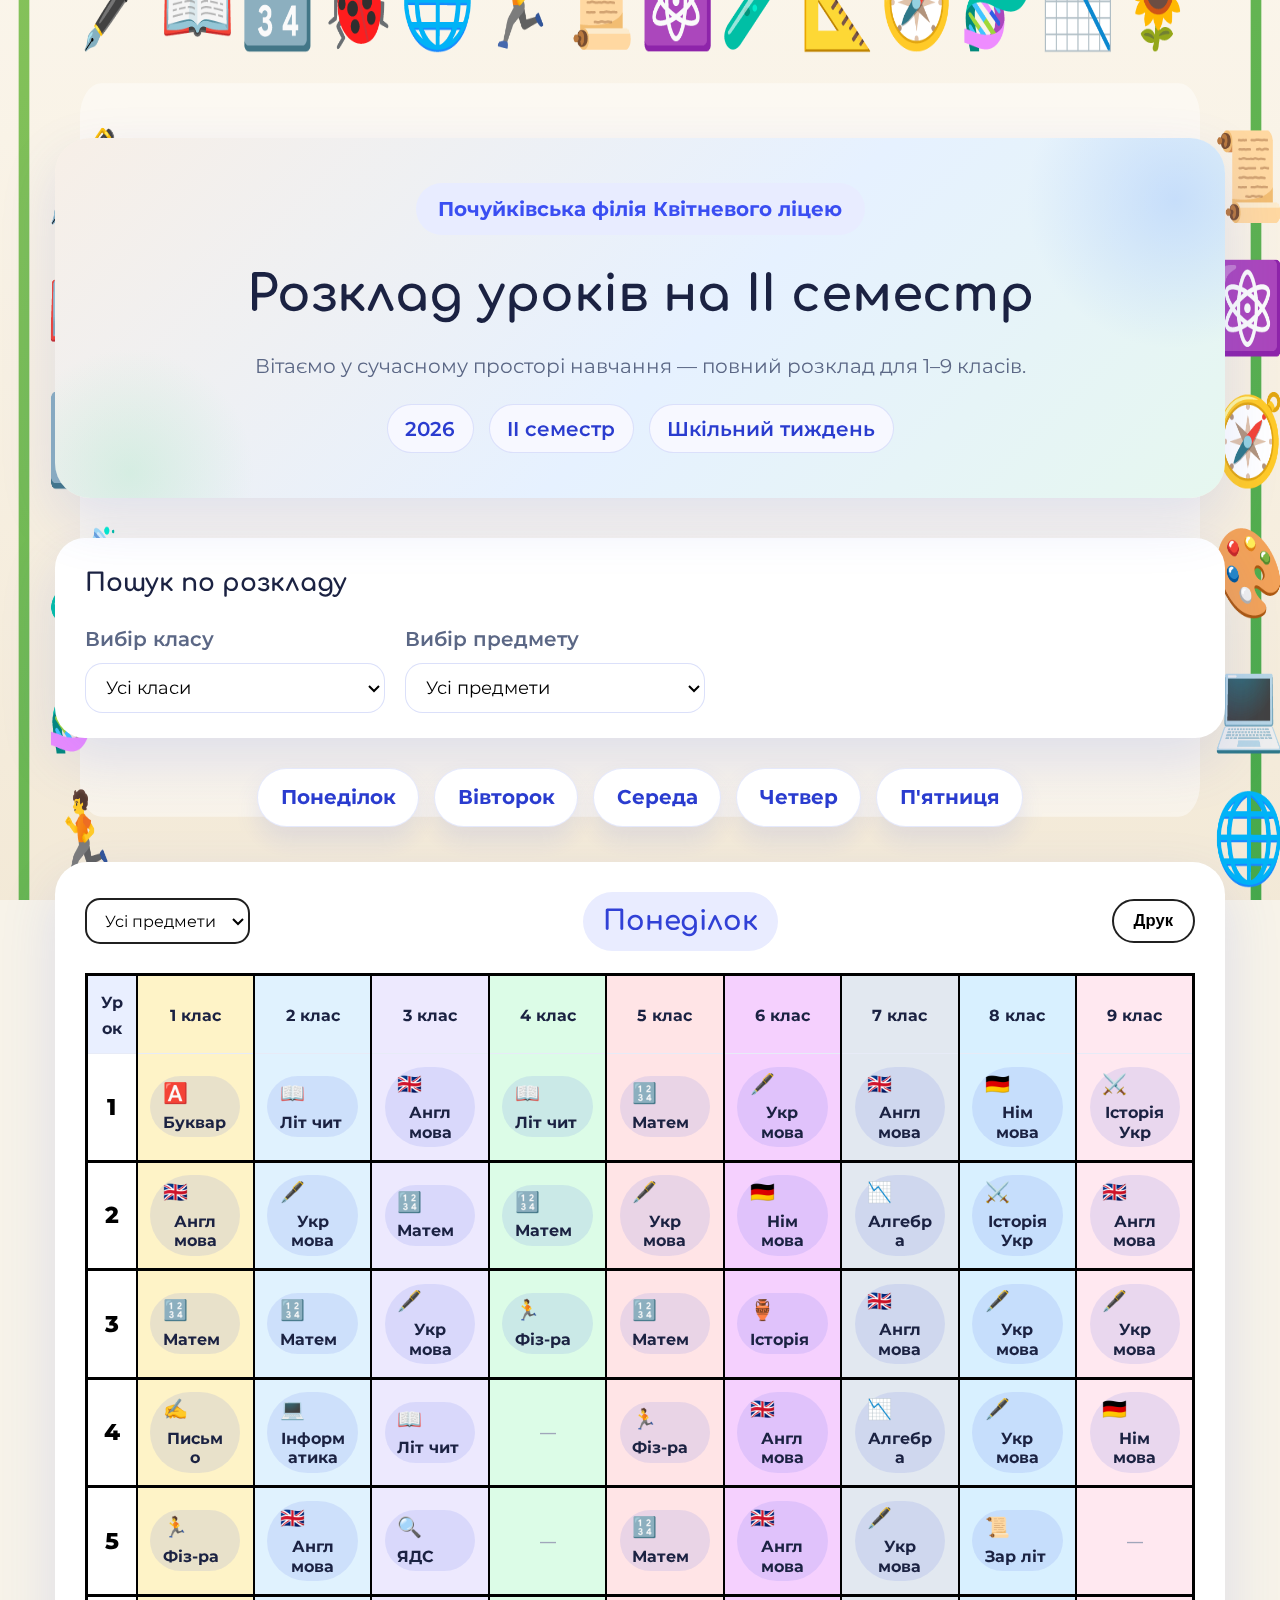
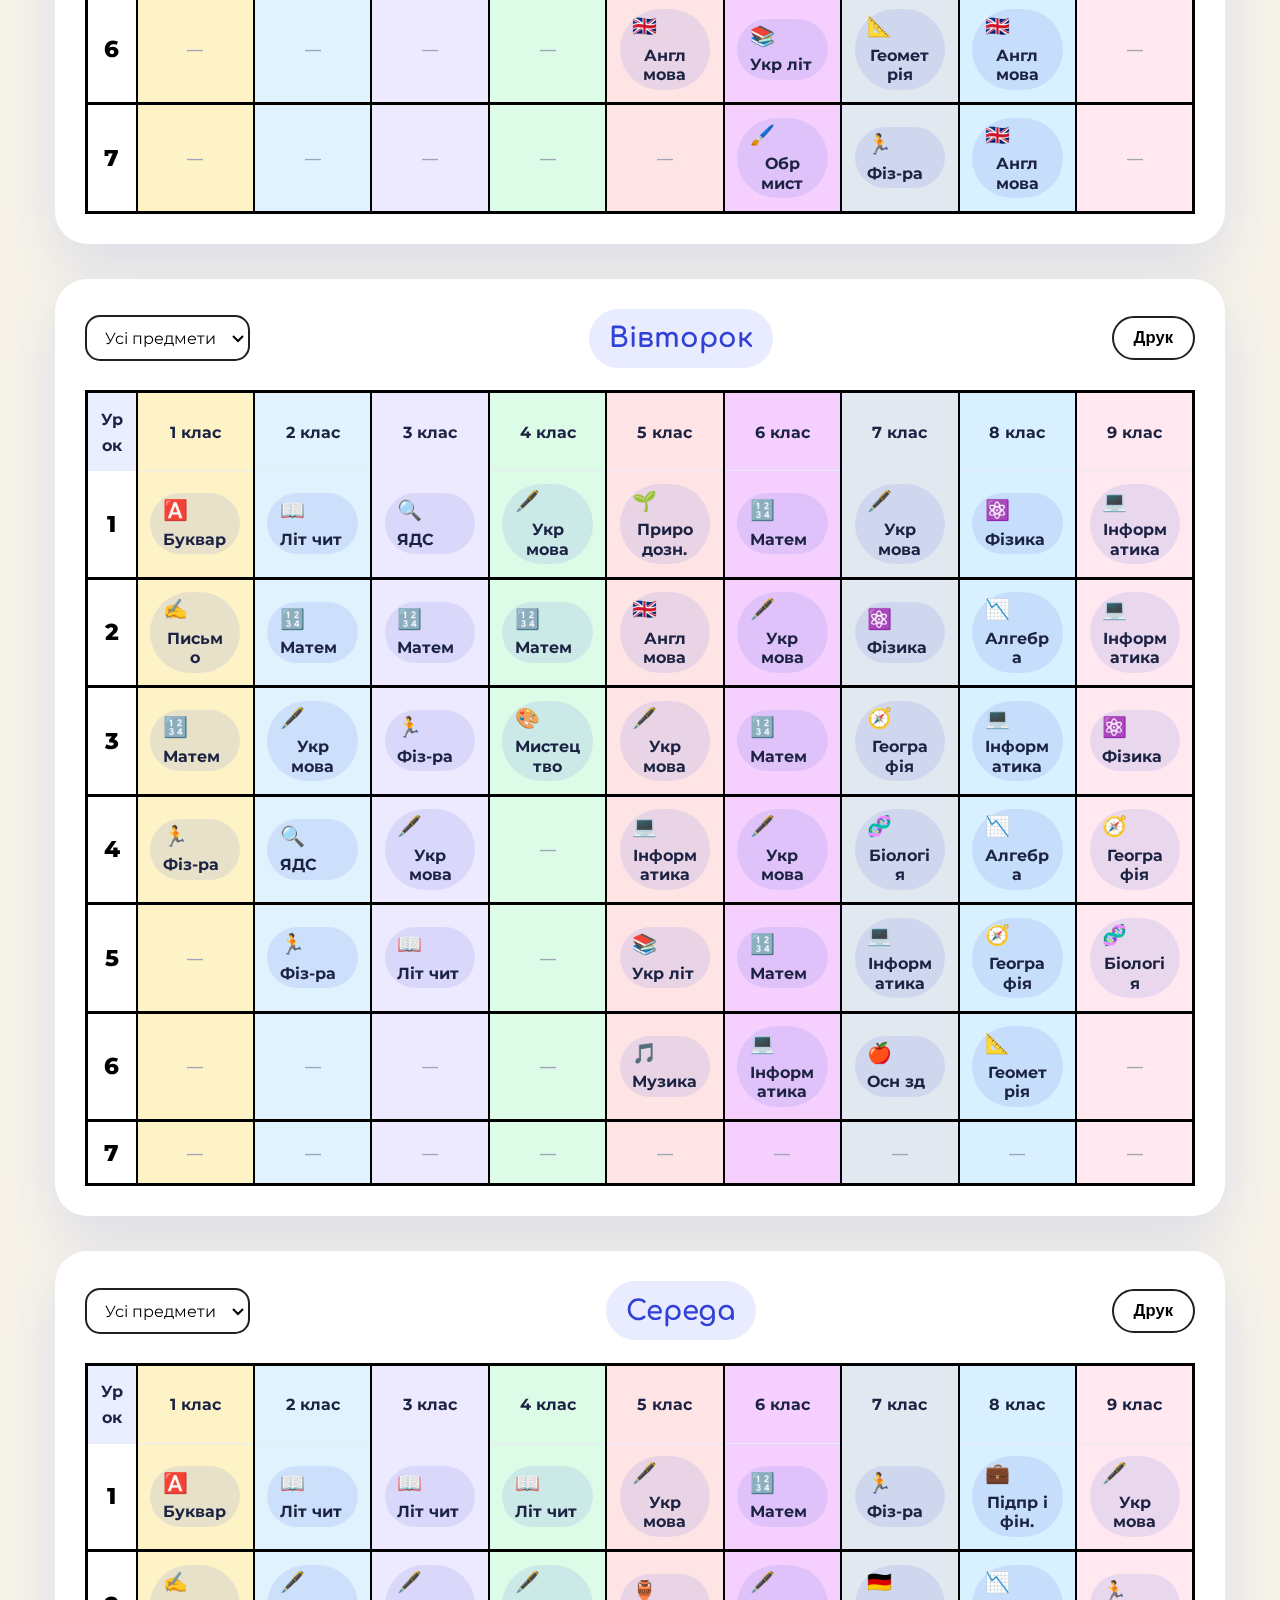
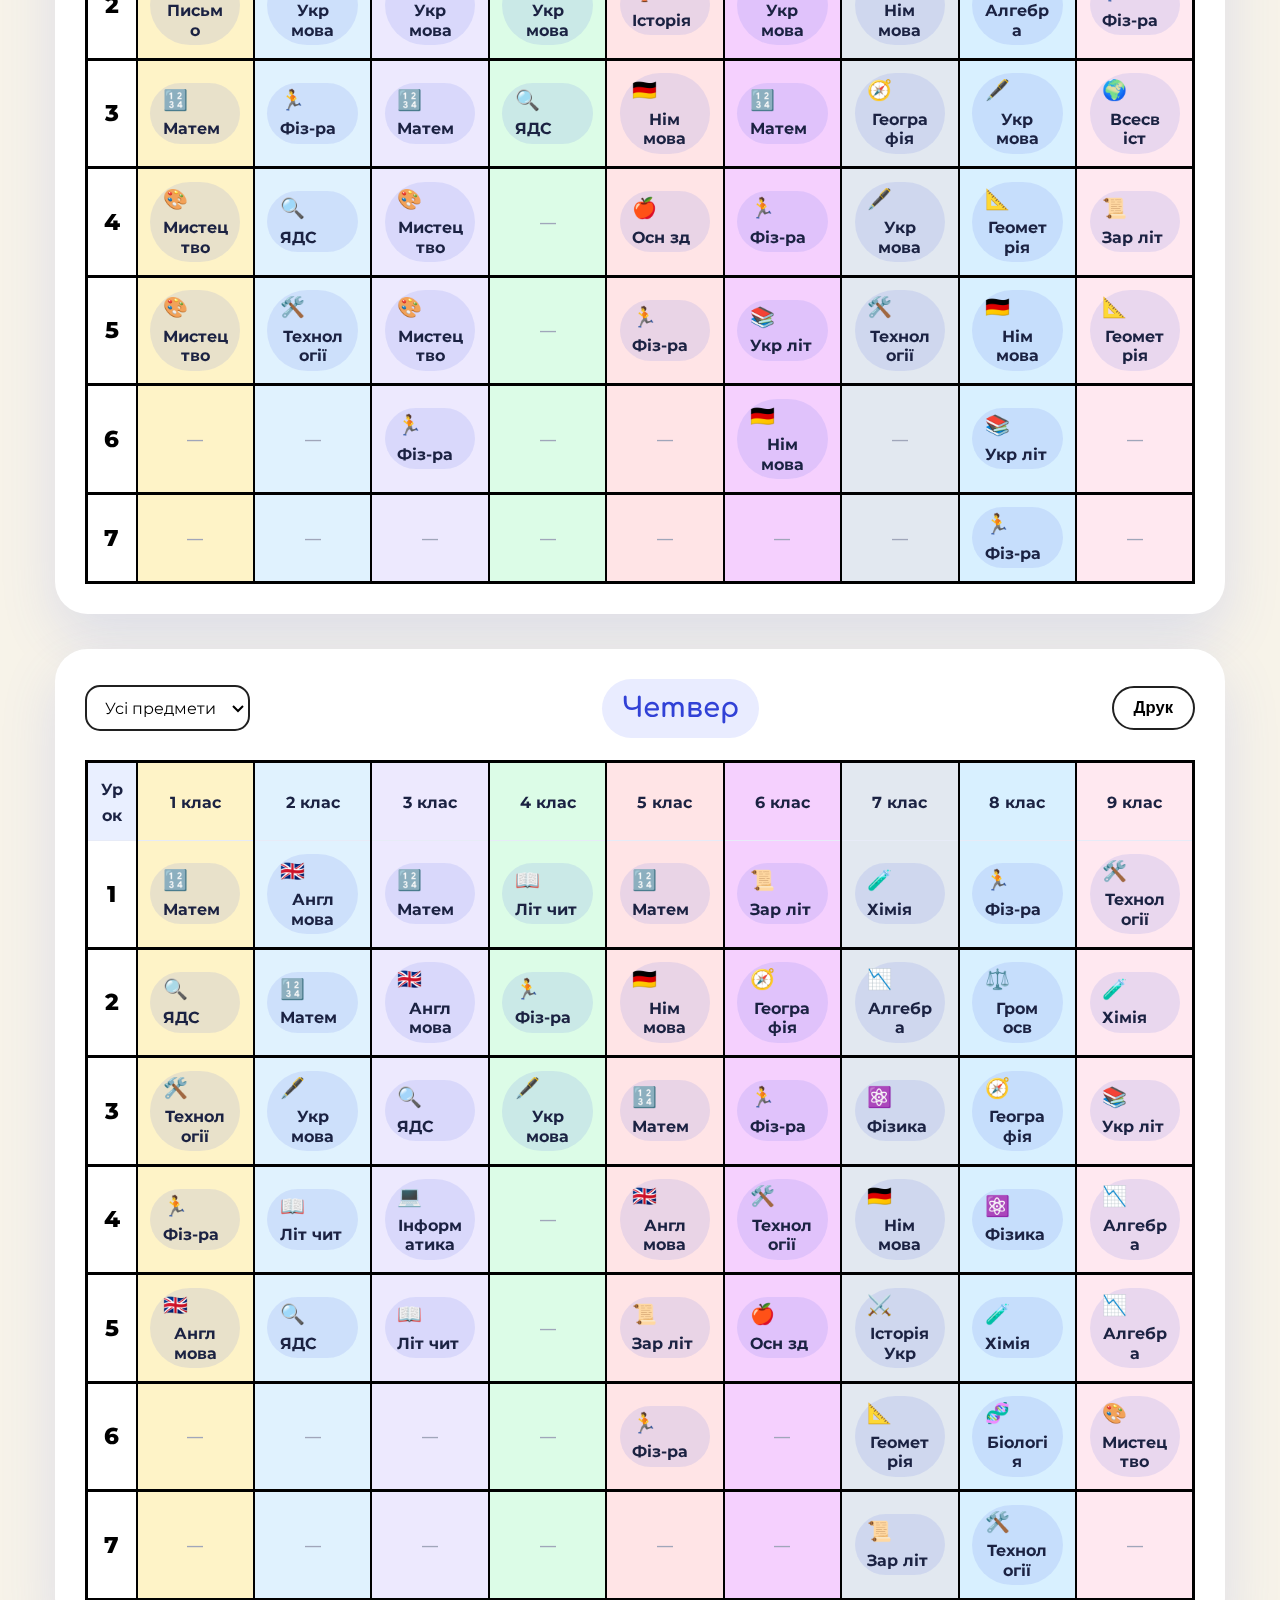
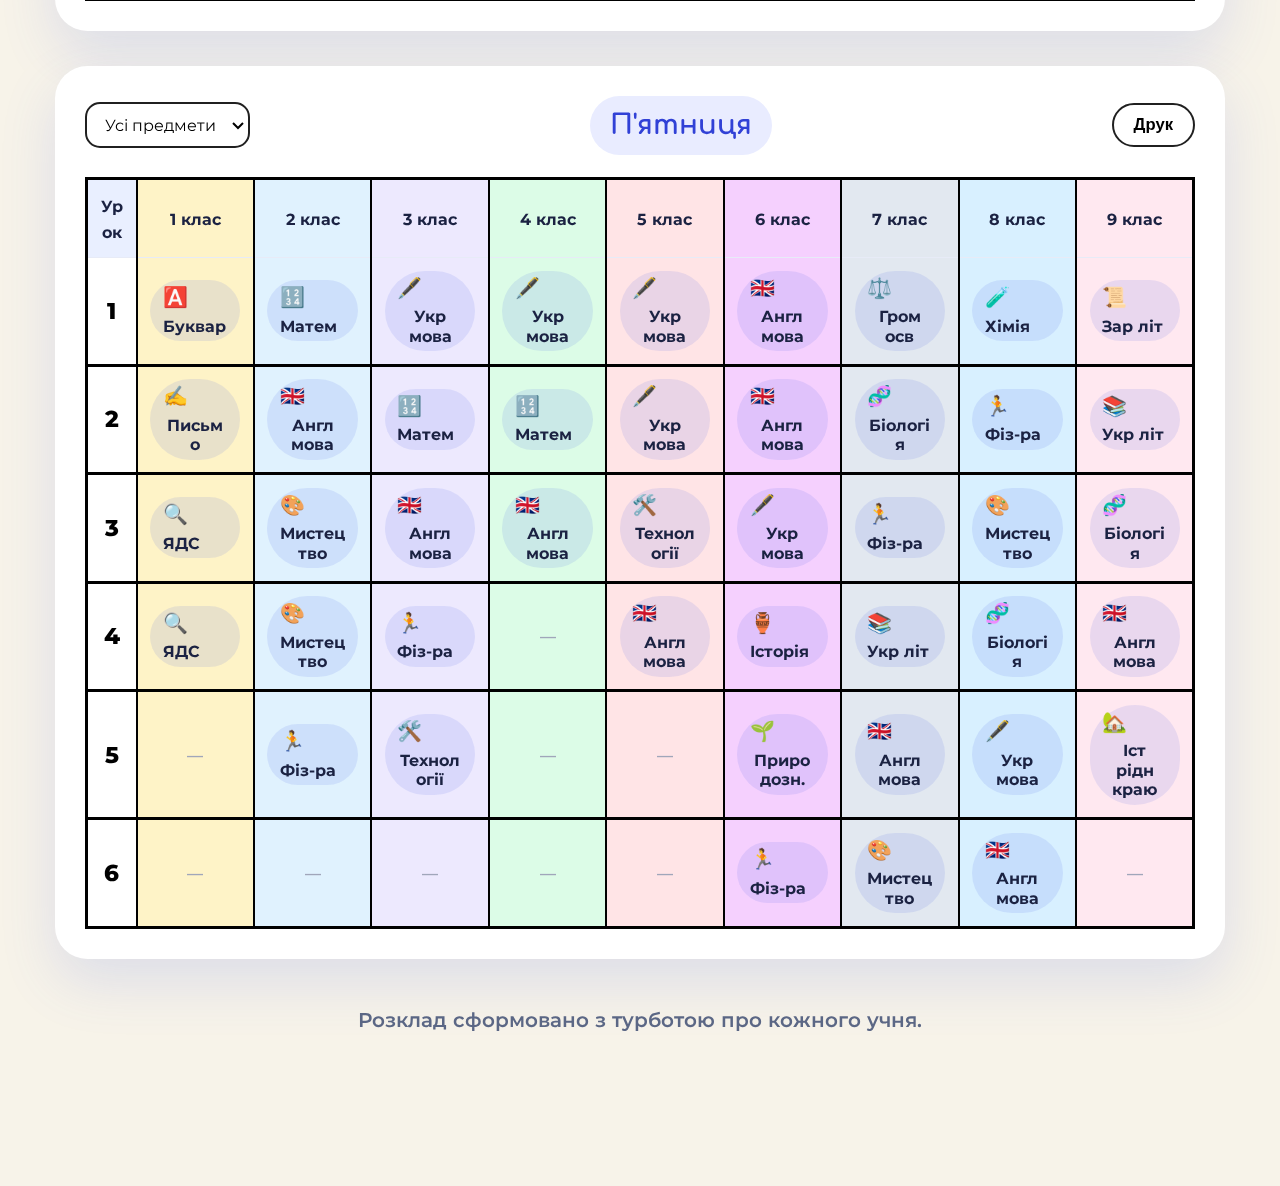
<file: Index.html>
<!doctype html>
<html lang="uk">
  <head>
    <meta charset="UTF-8" />
    <meta name="viewport" content="width=device-width, initial-scale=1.0" />
    <title>Розклад уроків на ІІ семестр</title>
    <link rel="preconnect" href="https://fonts.googleapis.com" />
    <link rel="preconnect" href="https://fonts.gstatic.com" crossorigin />
    <link
      href="https://fonts.googleapis.com/css2?family=Comfortaa:wght@400;600;700&family=Montserrat:wght@400;600;700&display=swap"
      rel="stylesheet"
    />
    <style>
      :root {
        color-scheme: light;
        --bg: #f3f6ff;
        --card: #ffffff;
        --accent: #4661f6;
        --accent-soft: #eef1ff;
        --accent-strong: #2a3ccf;
        --accent-warm: #ffe2c7;
        --accent-cool: #d8f0ff;
        --accent-lime: #d8f6e6;
        --accent-lilac: #ebe3ff;
        --text: #1b2242;
        --muted: #5b6785;
        --shadow: 0 18px 45px rgba(74, 99, 231, 0.15);
        --border: rgba(74, 99, 231, 0.12);
        --class-1: #fef3c7;
        --class-2: #e0f2fe;
        --class-3: #ede9fe;
        --class-4: #dcfce7;
        --class-5: #ffe4e6;
        --class-6: #f5d0fe;
        --class-7: #e2e8f0;
        --class-8: #d8f0ff;
        --class-9: #ffe8f0;
      }

      * {
        box-sizing: border-box;
        margin: 0;
        padding: 0;
      }

      body {
        font-family: "Montserrat", sans-serif;
        background: #f7f3e9;
        color: var(--text);
        line-height: 1.6;
        position: relative;
      }

      .bg-frame {
        position: fixed;
        inset: 0;
        z-index: 0;
        pointer-events: none;
        overflow: hidden;
        filter: none;
      }

      .bg-frame svg {
        width: 100%;
        height: calc(100% + 160px);
        transform: translateY(-80px);
        display: block;
      }

      .bg-frame text {
        filter: none;
      }

      .edge-tint {
        position: fixed;
        inset: 0;
        z-index: 1;
        background: rgba(255, 255, 255, 0);
        pointer-events: none;
      }

      .content-shield {
        position: fixed;
        inset: 0;
        z-index: 2;
        background: rgba(255, 255, 255, 0);
        pointer-events: none;
      }

      .app {
        position: relative;
        z-index: 3;
        padding: 110px 24px 120px;
        overflow-x: hidden;
      }

      .page {
        max-width: 1200px;
        margin: 0 auto;
        padding: 0 20px;
      }

      .hero {
        background: linear-gradient(135deg, #f7efe7 0%, #e6f1ff 55%, #e6f7ef 100%);
        border-radius: 28px;
        padding: 36px 40px;
        box-shadow: var(--shadow);
        margin-bottom: 32px;
        text-align: center;
        position: relative;
        overflow: hidden;
      }

      .hero::after {
        content: "";
        position: absolute;
        width: 240px;
        height: 240px;
        right: -80px;
        top: -70px;
        background: radial-gradient(circle, rgba(160, 195, 255, 0.45), transparent 70%);
      }

      .hero::before {
        content: "";
        position: absolute;
        width: 200px;
        height: 200px;
        left: -40px;
        bottom: -80px;
        background: radial-gradient(circle, rgba(188, 234, 210, 0.5), transparent 70%);
      }

      .hero__badge {
        display: inline-flex;
        align-items: center;
        justify-content: center;
        padding: 8px 18px;
        background: #e8ecff;
        border-radius: 999px;
        font-weight: 700;
        color: #3a4ef2;
        margin-bottom: 16px;
      }

      h1 {
        font-family: "Comfortaa", cursive;
        font-size: clamp(28px, 4vw, 40px);
        margin-bottom: 12px;
      }

      .hero__subtitle {
        color: var(--muted);
        max-width: 640px;
        margin: 0 auto;
      }

      .hero__meta {
        display: flex;
        justify-content: center;
        gap: 12px;
        flex-wrap: wrap;
        margin-top: 18px;
        font-weight: 600;
        color: var(--accent-strong);
      }

      .hero__meta span {
        background: #f7f8ff;
        border: 1px solid rgba(74, 99, 231, 0.16);
        padding: 6px 14px;
        border-radius: 999px;
      }

      .filters {
        background: #ffffff;
        border-radius: 24px;
        padding: 20px 24px;
        box-shadow: var(--shadow);
        margin-bottom: 24px;
        display: grid;
        gap: 16px;
      }

      .filters h2 {
        font-family: "Comfortaa", cursive;
        font-size: 20px;
      }

      .filters__grid {
        display: flex;
        flex-wrap: wrap;
        gap: 12px 16px;
        justify-content: flex-start;
      }

      .filters label {
        font-weight: 600;
        color: var(--muted);
        display: grid;
        gap: 6px;
        min-width: 240px;
      }

      .filters select {
        border: 1px solid rgba(74, 99, 231, 0.2);
        border-radius: 14px;
        padding: 10px 12px;
        font-size: 14px;
        font-family: inherit;
        outline: none;
        transition: border-color 0.2s ease, box-shadow 0.2s ease;
        background: #ffffff;
      }

      .filters select:focus {
        border-color: var(--accent);
        box-shadow: 0 0 0 3px rgba(74, 99, 231, 0.15);
      }

      .schedule {
        display: flex;
        flex-direction: column;
        gap: 28px;
      }

      .day-nav {
        display: flex;
        gap: 12px;
        flex-wrap: wrap;
        margin-bottom: 28px;
        justify-content: center;
      }

      .day-nav__link {
        text-decoration: none;
        color: var(--accent-strong);
        font-weight: 700;
        padding: 10px 18px;
        border-radius: 999px;
        background: #ffffff;
        border: 1px solid rgba(74, 99, 231, 0.14);
        box-shadow: 0 10px 20px rgba(74, 99, 231, 0.12);
        transition: transform 0.2s ease, box-shadow 0.2s ease;
      }

      .day-nav__link:hover {
        transform: translateY(-2px);
        box-shadow: 0 14px 30px rgba(74, 99, 231, 0.2);
      }

      .day-card {
        background: #ffffff;
        border-radius: 26px;
        padding: 24px;
        box-shadow: var(--shadow);
      }

      .day-header {
        display: grid;
        grid-template-columns: auto 1fr auto;
        align-items: center;
        gap: 16px;
        margin-bottom: 18px;
      }

      .day-pill {
        display: inline-flex;
        align-items: center;
        padding: 6px 16px;
        border-radius: 999px;
        background: #e9ecff;
        color: #3141d6;
        font-weight: 700;
        font-family: "Comfortaa", cursive;
        font-size: 22px;
        justify-self: center;
      }

      .day-select {
        display: grid;
        gap: 6px;
        font-weight: 700;
        font-size: 14px;
        color: var(--text);
      }

      .day-select select {
        border: 2px solid #202020;
        border-radius: 12px;
        padding: 8px 10px;
        font-size: 13px;
        font-family: inherit;
        background: #ffffff;
      }

      .print-button {
        border: 2px solid #202020;
        background: #ffffff;
        border-radius: 999px;
        padding: 8px 16px;
        font-weight: 700;
        cursor: pointer;
        transition: transform 0.2s ease, box-shadow 0.2s ease;
        justify-self: end;
      }

      .print-button:hover {
        transform: translateY(-1px);
        box-shadow: 0 6px 14px rgba(0, 0, 0, 0.15);
      }

      .table-wrap {
        overflow-x: auto;
        -webkit-overflow-scrolling: touch;
      }

      table {
        width: 100%;
        border-collapse: collapse;
        table-layout: fixed;
        border: 3px solid #000000;
      }

      th,
      td {
        padding: 10px 10px;
        text-align: left;
        border-bottom: 1px solid #e7ebf7;
        border-right: 2px solid #000000;
        font-size: 13px;
        word-break: break-word;
      }

      th {
        background: #e9efff;
        color: var(--text);
        font-weight: 700;
      }

      th:nth-child(2),
      td:nth-child(2) {
        background: var(--class-1);
        font-weight: 700;
      }

      th:nth-child(3),
      td:nth-child(3) {
        background: var(--class-2);
        font-weight: 700;
      }

      th:nth-child(4),
      td:nth-child(4) {
        background: var(--class-3);
        font-weight: 700;
      }

      th:nth-child(5),
      td:nth-child(5) {
        background: var(--class-4);
        font-weight: 700;
      }

      th:nth-child(6),
      td:nth-child(6) {
        background: var(--class-5);
        font-weight: 700;
      }

      th:nth-child(7),
      td:nth-child(7) {
        background: var(--class-6);
        font-weight: 700;
      }

      th:nth-child(8),
      td:nth-child(8) {
        background: var(--class-7);
        font-weight: 700;
      }

      th:nth-child(9),
      td:nth-child(9) {
        background: var(--class-8);
        font-weight: 700;
      }

      th:nth-child(10),
      td:nth-child(10) {
        background: var(--class-9);
        font-weight: 700;
      }

      th:not(:first-child),
      td:not(:first-child) {
        text-align: center;
      }

      th:first-child,
      td:first-child {
        text-align: center;
        width: 40px;
      }

      tbody td {
        border-bottom: 3px solid #000000;
      }

      .subject {
        font-weight: 700;
        display: inline-flex;
        align-items: center;
        gap: 6px;
        background: rgba(74, 99, 231, 0.12);
        padding: 4px 10px;
        border-radius: 999px;
        flex-wrap: wrap;
        line-height: 1.2;
      }

      .subject::before {
        content: attr(data-icon);
        font-size: 16px;
      }

      td.filter-dim .subject {
        opacity: 0.25;
      }

      td.filter-match .subject {
        background: rgba(74, 99, 231, 0.2);
        box-shadow: 0 4px 12px rgba(74, 99, 231, 0.18);
      }

      td.day-filter-dim .subject {
        opacity: 0.25;
      }

      td.day-filter-match .subject {
        background: rgba(74, 99, 231, 0.2);
        box-shadow: 0 4px 12px rgba(74, 99, 231, 0.18);
      }

      th.is-hidden,
      td.is-hidden {
        display: none;
      }

      .empty {
        color: #a0a6ba;
        font-weight: 600;
      }

      tbody td:first-child {
        font-size: 18px;
        font-weight: 800;
        color: #000000;
      }

      .footer {
        margin-top: 36px;
        text-align: center;
        color: var(--muted);
        font-weight: 600;
      }

      @media (max-width: 900px) {
        .page {
          padding: 32px 16px 60px;
        }

        .hero {
          padding: 28px 24px;
        }

        .day-card {
          padding: 20px;
        }

        .day-nav {
          gap: 8px;
        }

        .day-nav__link {
          padding: 8px 14px;
        }

        .day-header {
          grid-template-columns: 1fr;
          justify-items: center;
        }

        .print-button {
          justify-self: center;
        }
      }

      @media (min-width: 901px) {
        body {
          zoom: 1.25;
        }
      }

      @media print {
        html,
        body {
          background: #ffffff;
          height: auto;
          margin: 0;
        }

        body.print-day .day-card {
          display: none;
        }

        body.print-day .day-card.is-print {
          display: block;
        }

        .hero,
        .filters,
        .day-nav,
        .footer,
        .print-button,
        .day-select {
          display: none;
        }

        .bg-frame,
        .edge-tint,
        .content-shield {
          display: none !important;
        }

        .app,
        .page {
          padding: 0;
          margin: 0;
        }

        .page {
          max-width: none;
          width: 100%;
        }

        .day-card {
          box-shadow: none;
          border: none;
          padding: 0;
          page-break-inside: avoid;
        }

        .table-wrap {
          overflow: visible;
        }

        table {
          page-break-inside: avoid;
          width: 100%;
        }

        @page {
          size: A4 portrait;
          margin: 10mm;
        }
      }

      @media (max-width: 700px) {
        .bg-frame,
        .edge-tint,
        .content-shield {
          display: none;
        }

        .app {
          padding: 32px 12px 48px;
        }

        .page {
          padding: 0;
        }

        th,
        td {
          font-size: 12px;
          padding: 8px 8px;
        }

        .subject {
          font-size: 12px;
        }
      }

      @media (max-width: 600px) {
        .table-wrap {
          margin-left: -8px;
          margin-right: -8px;
          padding: 0 8px;
        }

        table {
          min-width: 1100px;
        }

        th,
        td {
          font-size: 11px;
          padding: 8px 6px;
        }

        .subject {
          font-size: 11px;
          padding: 4px 8px;
        }
      }
    </style>
  </head>
  <body>
    <div class="bg-frame" aria-hidden="true">
      <svg xmlns="http://www.w3.org/2000/svg" viewBox="0 0 1920 1080" preserveAspectRatio="none">
        <defs>
          <linearGradient id="paper" x1="0" x2="0" y1="0" y2="1">
            <stop offset="0" stop-color="#fbf6ec" />
            <stop offset="1" stop-color="#f2e8d5" />
          </linearGradient>
          <linearGradient id="frame" x1="0" x2="1" y1="0" y2="1">
            <stop offset="0" stop-color="#86c25a" />
            <stop offset="1" stop-color="#45a84b" />
          </linearGradient>
        </defs>
        <rect width="1920" height="1080" fill="url(#paper)" />
        <rect
          x="36"
          y="36"
          width="1848"
          height="1008"
          fill="none"
          stroke="url(#frame)"
          stroke-width="16"
          rx="36"
        />
        <rect x="120" y="180" width="1680" height="720" fill="#ffffff" opacity="0.45" rx="32" />
        <g
          font-family="'Segoe UI Emoji','Apple Color Emoji','Noto Color Emoji',sans-serif"
          font-size="90"
          opacity="1"
        >
          <text x="120" y="130">🖋️</text>
          <text x="240" y="130">📖</text>
          <text x="360" y="130">🔢</text>
          <text x="480" y="130">🐞</text>
          <text x="600" y="130">🌐</text>
          <text x="720" y="130">🏃</text>
          <text x="840" y="130">📜</text>
          <text x="960" y="130">⚛️</text>
          <text x="1080" y="130">🧪</text>
          <text x="1200" y="130">📐</text>
          <text x="1320" y="130">🧭</text>
          <text x="1440" y="130">🧬</text>
          <text x="1560" y="130">📉</text>
          <text x="1680" y="130">🌻</text>
        </g>
        <g
          font-family="'Segoe UI Emoji','Apple Color Emoji','Noto Color Emoji',sans-serif"
          font-size="90"
          opacity="1"
        >
          <text x="140" y="1030">🇬🇧</text>
          <text x="260" y="1030">🔨</text>
          <text x="380" y="1030">💻</text>
          <text x="500" y="1030">🍏</text>
          <text x="620" y="1030">🎵</text>
          <text x="740" y="1030">🩺</text>
          <text x="860" y="1030">🔭</text>
          <text x="980" y="1030">🛡️</text>
          <text x="1100" y="1030">🎨</text>
          <text x="1220" y="1030">⚖️</text>
          <text x="1340" y="1030">🧪</text>
          <text x="1460" y="1030">📜</text>
          <text x="1580" y="1030">🧭</text>
          <text x="1700" y="1030">📖</text>
        </g>
        <g
          font-family="'Segoe UI Emoji','Apple Color Emoji','Noto Color Emoji',sans-serif"
          font-size="86"
          opacity="1"
        >
          <text x="70" y="300">🖋️</text>
          <text x="70" y="430">📖</text>
          <text x="70" y="560">🔢</text>
          <text x="70" y="690">🧪</text>
          <text x="70" y="820">🧬</text>
          <text x="70" y="950">🏃</text>
        </g>
        <g
          font-family="'Segoe UI Emoji','Apple Color Emoji','Noto Color Emoji',sans-serif"
          font-size="86"
          opacity="1"
        >
          <text x="1820" y="300">📜</text>
          <text x="1820" y="430">⚛️</text>
          <text x="1820" y="560">🧭</text>
          <text x="1820" y="690">🎨</text>
          <text x="1820" y="820">💻</text>
          <text x="1820" y="950">🌐</text>
        </g>
      </svg>
    </div>
    <div class="edge-tint" aria-hidden="true"></div>
    <div class="content-shield" aria-hidden="true"></div>
    <div class="app">
      <div class="page">
        <header class="hero">
          <div class="hero__badge">Почуйківська філія Квітневого ліцею</div>
          <h1>Розклад уроків на ІІ семестр</h1>
        <p class="hero__subtitle">
          Вітаємо у сучасному просторі навчання — повний розклад для 1–9 класів.
        </p>
          <div class="hero__meta">
            <span>2026</span>
            <span>II семестр</span>
            <span>Шкільний тиждень</span>
          </div>
        </header>

        <section class="filters">
          <h2>Пошук по розкладу</h2>
          <div class="filters__grid">
            <label>
              Вибір класу
              <select id="classSearch">
                <option value="">Усі класи</option>
                <option value="1 клас">1 клас</option>
                <option value="2 клас">2 клас</option>
                <option value="3 клас">3 клас</option>
                <option value="4 клас">4 клас</option>
                <option value="5 клас">5 клас</option>
                <option value="6 клас">6 клас</option>
                <option value="7 клас">7 клас</option>
                <option value="8 клас">8 клас</option>
                <option value="9 клас">9 клас</option>
              </select>
            </label>
            <label>
              Вибір предмету
              <select id="subjectSearch">
                <option value="">Усі предмети</option>
                <option value="Буквар">Буквар</option>
                <option value="Письмо">Письмо</option>
                <option value="Літ чит">Літ чит</option>
                <option value="ЯДС">ЯДС</option>
                <option value="Матем">Матем</option>
                <option value="Укр мова">Укр мова</option>
                <option value="Англ мова">Англ мова</option>
                <option value="Нім мова">Нім мова</option>
                <option value="Фіз-ра">Фіз-ра</option>
                <option value="Природозн.">Природозн.</option>
                <option value="Інформатика">Інформатика</option>
                <option value="Укр літ">Укр літ</option>
                <option value="Зар літ">Зар літ</option>
                <option value="Історія">Історія</option>
                <option value="Історія Укр">Історія Укр</option>
                <option value="Всесв іст">Всесв іст</option>
                <option value="Іст рідн краю">Іст рідн краю</option>
                <option value="Алгебра">Алгебра</option>
                <option value="Геометрія">Геометрія</option>
                <option value="Фізика">Фізика</option>
                <option value="Хімія">Хімія</option>
                <option value="Біологія">Біологія</option>
                <option value="Географія">Географія</option>
                <option value="Гром осв">Гром осв</option>
                <option value="Осн зд">Осн зд</option>
                <option value="Підпр і фін.">Підпр і фін.</option>
                <option value="Музика">Музика</option>
                <option value="Мистецтво">Мистецтво</option>
                <option value="Обр мист">Обр мист</option>
                <option value="Технології">Технології</option>
              </select>
            </label>
          </div>
        </section>

        <nav class="day-nav" aria-label="Навігація по днях тижня">
          <a href="#monday" class="day-nav__link">Понеділок</a>
          <a href="#tuesday" class="day-nav__link">Вівторок</a>
          <a href="#wednesday" class="day-nav__link">Середа</a>
          <a href="#thursday" class="day-nav__link">Четвер</a>
          <a href="#friday" class="day-nav__link">П'ятниця</a>
        </nav>

        <main class="schedule">
          <section class="day-card" id="monday">
            <div class="day-header">
              <label class="day-select" aria-label="Вибір предмету">
                <select class="day-subject" aria-label="Вибір предмету">
                  <option value="">Усі предмети</option>
                  <option value="Буквар">Буквар</option>
                  <option value="Письмо">Письмо</option>
                  <option value="Літ чит">Літ чит</option>
                  <option value="ЯДС">ЯДС</option>
                  <option value="Матем">Матем</option>
                  <option value="Укр мова">Укр мова</option>
                  <option value="Англ мова">Англ мова</option>
                  <option value="Нім мова">Нім мова</option>
                  <option value="Фіз-ра">Фіз-ра</option>
                  <option value="Природозн.">Природозн.</option>
                  <option value="Інформатика">Інформатика</option>
                  <option value="Укр літ">Укр літ</option>
                  <option value="Зар літ">Зар літ</option>
                  <option value="Історія">Історія</option>
                  <option value="Історія Укр">Історія Укр</option>
                  <option value="Всесв іст">Всесв іст</option>
                  <option value="Іст рідн краю">Іст рідн краю</option>
                  <option value="Алгебра">Алгебра</option>
                  <option value="Геометрія">Геометрія</option>
                  <option value="Фізика">Фізика</option>
                  <option value="Хімія">Хімія</option>
                  <option value="Біологія">Біологія</option>
                  <option value="Географія">Географія</option>
                  <option value="Гром осв">Гром осв</option>
                  <option value="Осн зд">Осн зд</option>
                  <option value="Підпр і фін.">Підпр і фін.</option>
                  <option value="Музика">Музика</option>
                  <option value="Мистецтво">Мистецтво</option>
                  <option value="Обр мист">Обр мист</option>
                  <option value="Технології">Технології</option>
                </select>
              </label>
              <span class="day-pill">Понеділок</span>
              <button class="print-button" type="button">Друк</button>
            </div>
            <div class="table-wrap">
              <table>
                <thead>
                  <tr>
                    <th>Урок</th>
                    <th>1 клас</th>
                    <th>2 клас</th>
                    <th>3 клас</th>
                    <th>4 клас</th>
                    <th>5 клас</th>
                    <th>6 клас</th>
                    <th>7 клас</th>
                    <th>8 клас</th>
                    <th>9 клас</th>
                  </tr>
                </thead>
                <tbody>
                  <tr>
                    <td>1</td>
                    <td><span class="subject" data-icon="🅰️">Буквар</span></td>
                    <td><span class="subject" data-icon="📖">Літ чит</span></td>
                    <td><span class="subject" data-icon="🇬🇧">Англ мова</span></td>
                    <td><span class="subject" data-icon="📖">Літ чит</span></td>
                    <td><span class="subject" data-icon="🔢">Матем</span></td>
                    <td><span class="subject" data-icon="🖋️">Укр мова</span></td>
                    <td><span class="subject" data-icon="🇬🇧">Англ мова</span></td>
                    <td><span class="subject" data-icon="🇩🇪">Нім мова</span></td>
                    <td><span class="subject" data-icon="⚔️">Історія Укр</span></td>
                  </tr>
                  <tr>
                    <td>2</td>
                    <td><span class="subject" data-icon="🇬🇧">Англ мова</span></td>
                    <td><span class="subject" data-icon="🖋️">Укр мова</span></td>
                    <td><span class="subject" data-icon="🔢">Матем</span></td>
                    <td><span class="subject" data-icon="🔢">Матем</span></td>
                    <td><span class="subject" data-icon="🖋️">Укр мова</span></td>
                    <td><span class="subject" data-icon="🇩🇪">Нім мова</span></td>
                    <td><span class="subject" data-icon="📉">Алгебра</span></td>
                    <td><span class="subject" data-icon="⚔️">Історія Укр</span></td>
                    <td><span class="subject" data-icon="🇬🇧">Англ мова</span></td>
                  </tr>
                  <tr>
                    <td>3</td>
                    <td><span class="subject" data-icon="🔢">Матем</span></td>
                    <td><span class="subject" data-icon="🔢">Матем</span></td>
                    <td><span class="subject" data-icon="🖋️">Укр мова</span></td>
                    <td><span class="subject" data-icon="🏃">Фіз-ра</span></td>
                    <td><span class="subject" data-icon="🔢">Матем</span></td>
                    <td><span class="subject" data-icon="🏺">Історія</span></td>
                    <td><span class="subject" data-icon="🇬🇧">Англ мова</span></td>
                    <td><span class="subject" data-icon="🖋️">Укр мова</span></td>
                    <td><span class="subject" data-icon="🖋️">Укр мова</span></td>
                  </tr>
                  <tr>
                    <td>4</td>
                    <td><span class="subject" data-icon="✍️">Письмо</span></td>
                    <td><span class="subject" data-icon="💻">Інформатика</span></td>
                    <td><span class="subject" data-icon="📖">Літ чит</span></td>
                    <td><span class="empty">—</span></td>
                    <td><span class="subject" data-icon="🏃">Фіз-ра</span></td>
                    <td><span class="subject" data-icon="🇬🇧">Англ мова</span></td>
                    <td><span class="subject" data-icon="📉">Алгебра</span></td>
                    <td><span class="subject" data-icon="🖋️">Укр мова</span></td>
                    <td><span class="subject" data-icon="🇩🇪">Нім мова</span></td>
                  </tr>
                  <tr>
                    <td>5</td>
                    <td><span class="subject" data-icon="🏃">Фіз-ра</span></td>
                    <td><span class="subject" data-icon="🇬🇧">Англ мова</span></td>
                    <td><span class="subject" data-icon="🔍">ЯДС</span></td>
                    <td><span class="empty">—</span></td>
                    <td><span class="subject" data-icon="🔢">Матем</span></td>
                    <td><span class="subject" data-icon="🇬🇧">Англ мова</span></td>
                    <td><span class="subject" data-icon="🖋️">Укр мова</span></td>
                    <td><span class="subject" data-icon="📜">Зар літ</span></td>
                    <td><span class="empty">—</span></td>
                  </tr>
                  <tr>
                    <td>6</td>
                    <td><span class="empty">—</span></td>
                    <td><span class="empty">—</span></td>
                    <td><span class="empty">—</span></td>
                    <td><span class="empty">—</span></td>
                    <td><span class="subject" data-icon="🇬🇧">Англ мова</span></td>
                    <td><span class="subject" data-icon="📚">Укр літ</span></td>
                    <td><span class="subject" data-icon="📐">Геометрія</span></td>
                    <td><span class="subject" data-icon="🇬🇧">Англ мова</span></td>
                    <td><span class="empty">—</span></td>
                  </tr>
                  <tr>
                    <td>7</td>
                    <td><span class="empty">—</span></td>
                    <td><span class="empty">—</span></td>
                    <td><span class="empty">—</span></td>
                    <td><span class="empty">—</span></td>
                    <td><span class="empty">—</span></td>
                    <td><span class="subject" data-icon="🖌️">Обр мист</span></td>
                    <td><span class="subject" data-icon="🏃">Фіз-ра</span></td>
                    <td><span class="subject" data-icon="🇬🇧">Англ мова</span></td>
                    <td><span class="empty">—</span></td>
                  </tr>
                </tbody>
              </table>
            </div>
          </section>

          <section class="day-card" id="tuesday">
            <div class="day-header">
              <label class="day-select" aria-label="Вибір предмету">
                <select class="day-subject" aria-label="Вибір предмету">
                  <option value="">Усі предмети</option>
                  <option value="Буквар">Буквар</option>
                  <option value="Письмо">Письмо</option>
                  <option value="Літ чит">Літ чит</option>
                  <option value="ЯДС">ЯДС</option>
                  <option value="Матем">Матем</option>
                  <option value="Укр мова">Укр мова</option>
                  <option value="Англ мова">Англ мова</option>
                  <option value="Нім мова">Нім мова</option>
                  <option value="Фіз-ра">Фіз-ра</option>
                  <option value="Природозн.">Природозн.</option>
                  <option value="Інформатика">Інформатика</option>
                  <option value="Укр літ">Укр літ</option>
                  <option value="Зар літ">Зар літ</option>
                  <option value="Історія">Історія</option>
                  <option value="Історія Укр">Історія Укр</option>
                  <option value="Всесв іст">Всесв іст</option>
                  <option value="Іст рідн краю">Іст рідн краю</option>
                  <option value="Алгебра">Алгебра</option>
                  <option value="Геометрія">Геометрія</option>
                  <option value="Фізика">Фізика</option>
                  <option value="Хімія">Хімія</option>
                  <option value="Біологія">Біологія</option>
                  <option value="Географія">Географія</option>
                  <option value="Гром осв">Гром осв</option>
                  <option value="Осн зд">Осн зд</option>
                  <option value="Підпр і фін.">Підпр і фін.</option>
                  <option value="Музика">Музика</option>
                  <option value="Мистецтво">Мистецтво</option>
                  <option value="Обр мист">Обр мист</option>
                  <option value="Технології">Технології</option>
                </select>
              </label>
              <span class="day-pill">Вівторок</span>
              <button class="print-button" type="button">Друк</button>
            </div>
            <div class="table-wrap">
              <table>
                <thead>
                  <tr>
                    <th>Урок</th>
                    <th>1 клас</th>
                    <th>2 клас</th>
                    <th>3 клас</th>
                    <th>4 клас</th>
                    <th>5 клас</th>
                    <th>6 клас</th>
                    <th>7 клас</th>
                    <th>8 клас</th>
                    <th>9 клас</th>
                  </tr>
                </thead>
                <tbody>
                  <tr>
                    <td>1</td>
                    <td><span class="subject" data-icon="🅰️">Буквар</span></td>
                    <td><span class="subject" data-icon="📖">Літ чит</span></td>
                    <td><span class="subject" data-icon="🔍">ЯДС</span></td>
                    <td><span class="subject" data-icon="🖋️">Укр мова</span></td>
                    <td><span class="subject" data-icon="🌱">Природозн.</span></td>
                    <td><span class="subject" data-icon="🔢">Матем</span></td>
                    <td><span class="subject" data-icon="🖋️">Укр мова</span></td>
                    <td><span class="subject" data-icon="⚛️">Фізика</span></td>
                    <td><span class="subject" data-icon="💻">Інформатика</span></td>
                  </tr>
                  <tr>
                    <td>2</td>
                    <td><span class="subject" data-icon="✍️">Письмо</span></td>
                    <td><span class="subject" data-icon="🔢">Матем</span></td>
                    <td><span class="subject" data-icon="🔢">Матем</span></td>
                    <td><span class="subject" data-icon="🔢">Матем</span></td>
                    <td><span class="subject" data-icon="🇬🇧">Англ мова</span></td>
                    <td><span class="subject" data-icon="🖋️">Укр мова</span></td>
                    <td><span class="subject" data-icon="⚛️">Фізика</span></td>
                    <td><span class="subject" data-icon="📉">Алгебра</span></td>
                    <td><span class="subject" data-icon="💻">Інформатика</span></td>
                  </tr>
                  <tr>
                    <td>3</td>
                    <td><span class="subject" data-icon="🔢">Матем</span></td>
                    <td><span class="subject" data-icon="🖋️">Укр мова</span></td>
                    <td><span class="subject" data-icon="🏃">Фіз-ра</span></td>
                    <td><span class="subject" data-icon="🎨">Мистецтво</span></td>
                    <td><span class="subject" data-icon="🖋️">Укр мова</span></td>
                    <td><span class="subject" data-icon="🔢">Матем</span></td>
                    <td><span class="subject" data-icon="🧭">Географія</span></td>
                    <td><span class="subject" data-icon="💻">Інформатика</span></td>
                    <td><span class="subject" data-icon="⚛️">Фізика</span></td>
                  </tr>
                  <tr>
                    <td>4</td>
                    <td><span class="subject" data-icon="🏃">Фіз-ра</span></td>
                    <td><span class="subject" data-icon="🔍">ЯДС</span></td>
                    <td><span class="subject" data-icon="🖋️">Укр мова</span></td>
                    <td><span class="empty">—</span></td>
                    <td><span class="subject" data-icon="💻">Інформатика</span></td>
                    <td><span class="subject" data-icon="🖋️">Укр мова</span></td>
                    <td><span class="subject" data-icon="🧬">Біологія</span></td>
                    <td><span class="subject" data-icon="📉">Алгебра</span></td>
                    <td><span class="subject" data-icon="🧭">Географія</span></td>
                  </tr>
                  <tr>
                    <td>5</td>
                    <td><span class="empty">—</span></td>
                    <td><span class="subject" data-icon="🏃">Фіз-ра</span></td>
                    <td><span class="subject" data-icon="📖">Літ чит</span></td>
                    <td><span class="empty">—</span></td>
                    <td><span class="subject" data-icon="📚">Укр літ</span></td>
                    <td><span class="subject" data-icon="🔢">Матем</span></td>
                    <td><span class="subject" data-icon="💻">Інформатика</span></td>
                    <td><span class="subject" data-icon="🧭">Географія</span></td>
                    <td><span class="subject" data-icon="🧬">Біологія</span></td>
                  </tr>
                  <tr>
                    <td>6</td>
                    <td><span class="empty">—</span></td>
                    <td><span class="empty">—</span></td>
                    <td><span class="empty">—</span></td>
                    <td><span class="empty">—</span></td>
                    <td><span class="subject" data-icon="🎵">Музика</span></td>
                    <td><span class="subject" data-icon="💻">Інформатика</span></td>
                    <td><span class="subject" data-icon="🍎">Осн зд</span></td>
                    <td><span class="subject" data-icon="📐">Геометрія</span></td>
                    <td><span class="empty">—</span></td>
                  </tr>
                  <tr>
                    <td>7</td>
                    <td><span class="empty">—</span></td>
                    <td><span class="empty">—</span></td>
                    <td><span class="empty">—</span></td>
                    <td><span class="empty">—</span></td>
                    <td><span class="empty">—</span></td>
                    <td><span class="empty">—</span></td>
                    <td><span class="empty">—</span></td>
                    <td><span class="empty">—</span></td>
                    <td><span class="empty">—</span></td>
                  </tr>
                </tbody>
              </table>
            </div>
          </section>

          <section class="day-card" id="wednesday">
            <div class="day-header">
              <label class="day-select" aria-label="Вибір предмету">
                <select class="day-subject" aria-label="Вибір предмету">
                  <option value="">Усі предмети</option>
                  <option value="Буквар">Буквар</option>
                  <option value="Письмо">Письмо</option>
                  <option value="Літ чит">Літ чит</option>
                  <option value="ЯДС">ЯДС</option>
                  <option value="Матем">Матем</option>
                  <option value="Укр мова">Укр мова</option>
                  <option value="Англ мова">Англ мова</option>
                  <option value="Нім мова">Нім мова</option>
                  <option value="Фіз-ра">Фіз-ра</option>
                  <option value="Природозн.">Природозн.</option>
                  <option value="Інформатика">Інформатика</option>
                  <option value="Укр літ">Укр літ</option>
                  <option value="Зар літ">Зар літ</option>
                  <option value="Історія">Історія</option>
                  <option value="Історія Укр">Історія Укр</option>
                  <option value="Всесв іст">Всесв іст</option>
                  <option value="Іст рідн краю">Іст рідн краю</option>
                  <option value="Алгебра">Алгебра</option>
                  <option value="Геометрія">Геометрія</option>
                  <option value="Фізика">Фізика</option>
                  <option value="Хімія">Хімія</option>
                  <option value="Біологія">Біологія</option>
                  <option value="Географія">Географія</option>
                  <option value="Гром осв">Гром осв</option>
                  <option value="Осн зд">Осн зд</option>
                  <option value="Підпр і фін.">Підпр і фін.</option>
                  <option value="Музика">Музика</option>
                  <option value="Мистецтво">Мистецтво</option>
                  <option value="Обр мист">Обр мист</option>
                  <option value="Технології">Технології</option>
                </select>
              </label>
              <span class="day-pill">Середа</span>
              <button class="print-button" type="button">Друк</button>
            </div>
            <div class="table-wrap">
              <table>
                <thead>
                  <tr>
                    <th>Урок</th>
                    <th>1 клас</th>
                    <th>2 клас</th>
                    <th>3 клас</th>
                    <th>4 клас</th>
                    <th>5 клас</th>
                    <th>6 клас</th>
                    <th>7 клас</th>
                    <th>8 клас</th>
                    <th>9 клас</th>
                  </tr>
                </thead>
                <tbody>
                  <tr>
                    <td>1</td>
                    <td><span class="subject" data-icon="🅰️">Буквар</span></td>
                    <td><span class="subject" data-icon="📖">Літ чит</span></td>
                    <td><span class="subject" data-icon="📖">Літ чит</span></td>
                    <td><span class="subject" data-icon="📖">Літ чит</span></td>
                    <td><span class="subject" data-icon="🖋️">Укр мова</span></td>
                    <td><span class="subject" data-icon="🔢">Матем</span></td>
                    <td><span class="subject" data-icon="🏃">Фіз-ра</span></td>
                    <td><span class="subject" data-icon="💼">Підпр і фін.</span></td>
                    <td><span class="subject" data-icon="🖋️">Укр мова</span></td>
                  </tr>
                  <tr>
                    <td>2</td>
                    <td><span class="subject" data-icon="✍️">Письмо</span></td>
                    <td><span class="subject" data-icon="🖋️">Укр мова</span></td>
                    <td><span class="subject" data-icon="🖋️">Укр мова</span></td>
                    <td><span class="subject" data-icon="🖋️">Укр мова</span></td>
                    <td><span class="subject" data-icon="🏺">Історія</span></td>
                    <td><span class="subject" data-icon="🖋️">Укр мова</span></td>
                    <td><span class="subject" data-icon="🇩🇪">Нім мова</span></td>
                    <td><span class="subject" data-icon="📉">Алгебра</span></td>
                    <td><span class="subject" data-icon="🏃">Фіз-ра</span></td>
                  </tr>
                  <tr>
                    <td>3</td>
                    <td><span class="subject" data-icon="🔢">Матем</span></td>
                    <td><span class="subject" data-icon="🏃">Фіз-ра</span></td>
                    <td><span class="subject" data-icon="🔢">Матем</span></td>
                    <td><span class="subject" data-icon="🔍">ЯДС</span></td>
                    <td><span class="subject" data-icon="🇩🇪">Нім мова</span></td>
                    <td><span class="subject" data-icon="🔢">Матем</span></td>
                    <td><span class="subject" data-icon="🧭">Географія</span></td>
                    <td><span class="subject" data-icon="🖋️">Укр мова</span></td>
                    <td><span class="subject" data-icon="🌍">Всесв іст</span></td>
                  </tr>
                  <tr>
                    <td>4</td>
                    <td><span class="subject" data-icon="🎨">Мистецтво</span></td>
                    <td><span class="subject" data-icon="🔍">ЯДС</span></td>
                    <td><span class="subject" data-icon="🎨">Мистецтво</span></td>
                    <td><span class="empty">—</span></td>
                    <td><span class="subject" data-icon="🍎">Осн зд</span></td>
                    <td><span class="subject" data-icon="🏃">Фіз-ра</span></td>
                    <td><span class="subject" data-icon="🖋️">Укр мова</span></td>
                    <td><span class="subject" data-icon="📐">Геометрія</span></td>
                    <td><span class="subject" data-icon="📜">Зар літ</span></td>
                  </tr>
                  <tr>
                    <td>5</td>
                    <td><span class="subject" data-icon="🎨">Мистецтво</span></td>
                    <td><span class="subject" data-icon="🛠️">Технології</span></td>
                    <td><span class="subject" data-icon="🎨">Мистецтво</span></td>
                    <td><span class="empty">—</span></td>
                    <td><span class="subject" data-icon="🏃">Фіз-ра</span></td>
                    <td><span class="subject" data-icon="📚">Укр літ</span></td>
                    <td><span class="subject" data-icon="🛠️">Технології</span></td>
                    <td><span class="subject" data-icon="🇩🇪">Нім мова</span></td>
                    <td><span class="subject" data-icon="📐">Геометрія</span></td>
                  </tr>
                  <tr>
                    <td>6</td>
                    <td><span class="empty">—</span></td>
                    <td><span class="empty">—</span></td>
                    <td><span class="subject" data-icon="🏃">Фіз-ра</span></td>
                    <td><span class="empty">—</span></td>
                    <td><span class="empty">—</span></td>
                    <td><span class="subject" data-icon="🇩🇪">Нім мова</span></td>
                    <td><span class="empty">—</span></td>
                    <td><span class="subject" data-icon="📚">Укр літ</span></td>
                    <td><span class="empty">—</span></td>
                  </tr>
                  <tr>
                    <td>7</td>
                    <td><span class="empty">—</span></td>
                    <td><span class="empty">—</span></td>
                    <td><span class="empty">—</span></td>
                    <td><span class="empty">—</span></td>
                    <td><span class="empty">—</span></td>
                    <td><span class="empty">—</span></td>
                    <td><span class="empty">—</span></td>
                    <td><span class="subject" data-icon="🏃">Фіз-ра</span></td>
                    <td><span class="empty">—</span></td>
                  </tr>
                </tbody>
              </table>
            </div>
          </section>

          <section class="day-card" id="thursday">
            <div class="day-header">
              <label class="day-select" aria-label="Вибір предмету">
                <select class="day-subject" aria-label="Вибір предмету">
                  <option value="">Усі предмети</option>
                  <option value="Буквар">Буквар</option>
                  <option value="Письмо">Письмо</option>
                  <option value="Літ чит">Літ чит</option>
                  <option value="ЯДС">ЯДС</option>
                  <option value="Матем">Матем</option>
                  <option value="Укр мова">Укр мова</option>
                  <option value="Англ мова">Англ мова</option>
                  <option value="Нім мова">Нім мова</option>
                  <option value="Фіз-ра">Фіз-ра</option>
                  <option value="Природозн.">Природозн.</option>
                  <option value="Інформатика">Інформатика</option>
                  <option value="Укр літ">Укр літ</option>
                  <option value="Зар літ">Зар літ</option>
                  <option value="Історія">Історія</option>
                  <option value="Історія Укр">Історія Укр</option>
                  <option value="Всесв іст">Всесв іст</option>
                  <option value="Іст рідн краю">Іст рідн краю</option>
                  <option value="Алгебра">Алгебра</option>
                  <option value="Геометрія">Геометрія</option>
                  <option value="Фізика">Фізика</option>
                  <option value="Хімія">Хімія</option>
                  <option value="Біологія">Біологія</option>
                  <option value="Географія">Географія</option>
                  <option value="Гром осв">Гром осв</option>
                  <option value="Осн зд">Осн зд</option>
                  <option value="Підпр і фін.">Підпр і фін.</option>
                  <option value="Музика">Музика</option>
                  <option value="Мистецтво">Мистецтво</option>
                  <option value="Обр мист">Обр мист</option>
                  <option value="Технології">Технології</option>
                </select>
              </label>
              <span class="day-pill">Четвер</span>
              <button class="print-button" type="button">Друк</button>
            </div>
            <div class="table-wrap">
              <table>
                <thead>
                  <tr>
                    <th>Урок</th>
                    <th>1 клас</th>
                    <th>2 клас</th>
                    <th>3 клас</th>
                    <th>4 клас</th>
                    <th>5 клас</th>
                    <th>6 клас</th>
                    <th>7 клас</th>
                    <th>8 клас</th>
                    <th>9 клас</th>
                  </tr>
                </thead>
                <tbody>
                  <tr>
                    <td>1</td>
                    <td><span class="subject" data-icon="🔢">Матем</span></td>
                    <td><span class="subject" data-icon="🇬🇧">Англ мова</span></td>
                    <td><span class="subject" data-icon="🔢">Матем</span></td>
                    <td><span class="subject" data-icon="📖">Літ чит</span></td>
                    <td><span class="subject" data-icon="🔢">Матем</span></td>
                    <td><span class="subject" data-icon="📜">Зар літ</span></td>
                    <td><span class="subject" data-icon="🧪">Хімія</span></td>
                    <td><span class="subject" data-icon="🏃">Фіз-ра</span></td>
                    <td><span class="subject" data-icon="🛠️">Технології</span></td>
                  </tr>
                  <tr>
                    <td>2</td>
                    <td><span class="subject" data-icon="🔍">ЯДС</span></td>
                    <td><span class="subject" data-icon="🔢">Матем</span></td>
                    <td><span class="subject" data-icon="🇬🇧">Англ мова</span></td>
                    <td><span class="subject" data-icon="🏃">Фіз-ра</span></td>
                    <td><span class="subject" data-icon="🇩🇪">Нім мова</span></td>
                    <td><span class="subject" data-icon="🧭">Географія</span></td>
                    <td><span class="subject" data-icon="📉">Алгебра</span></td>
                    <td><span class="subject" data-icon="⚖️">Гром осв</span></td>
                    <td><span class="subject" data-icon="🧪">Хімія</span></td>
                  </tr>
                  <tr>
                    <td>3</td>
                    <td><span class="subject" data-icon="🛠️">Технології</span></td>
                    <td><span class="subject" data-icon="🖋️">Укр мова</span></td>
                    <td><span class="subject" data-icon="🔍">ЯДС</span></td>
                    <td><span class="subject" data-icon="🖋️">Укр мова</span></td>
                    <td><span class="subject" data-icon="🔢">Матем</span></td>
                    <td><span class="subject" data-icon="🏃">Фіз-ра</span></td>
                    <td><span class="subject" data-icon="⚛️">Фізика</span></td>
                    <td><span class="subject" data-icon="🧭">Географія</span></td>
                    <td><span class="subject" data-icon="📚">Укр літ</span></td>
                  </tr>
                  <tr>
                    <td>4</td>
                    <td><span class="subject" data-icon="🏃">Фіз-ра</span></td>
                    <td><span class="subject" data-icon="📖">Літ чит</span></td>
                    <td><span class="subject" data-icon="💻">Інформатика</span></td>
                    <td><span class="empty">—</span></td>
                    <td><span class="subject" data-icon="🇬🇧">Англ мова</span></td>
                    <td><span class="subject" data-icon="🛠️">Технології</span></td>
                    <td><span class="subject" data-icon="🇩🇪">Нім мова</span></td>
                    <td><span class="subject" data-icon="⚛️">Фізика</span></td>
                    <td><span class="subject" data-icon="📉">Алгебра</span></td>
                  </tr>
                  <tr>
                    <td>5</td>
                    <td><span class="subject" data-icon="🇬🇧">Англ мова</span></td>
                    <td><span class="subject" data-icon="🔍">ЯДС</span></td>
                    <td><span class="subject" data-icon="📖">Літ чит</span></td>
                    <td><span class="empty">—</span></td>
                    <td><span class="subject" data-icon="📜">Зар літ</span></td>
                    <td><span class="subject" data-icon="🍎">Осн зд</span></td>
                    <td><span class="subject" data-icon="⚔️">Історія Укр</span></td>
                    <td><span class="subject" data-icon="🧪">Хімія</span></td>
                    <td><span class="subject" data-icon="📉">Алгебра</span></td>
                  </tr>
                  <tr>
                    <td>6</td>
                    <td><span class="empty">—</span></td>
                    <td><span class="empty">—</span></td>
                    <td><span class="empty">—</span></td>
                    <td><span class="empty">—</span></td>
                    <td><span class="subject" data-icon="🏃">Фіз-ра</span></td>
                    <td><span class="empty">—</span></td>
                    <td><span class="subject" data-icon="📐">Геометрія</span></td>
                    <td><span class="subject" data-icon="🧬">Біологія</span></td>
                    <td><span class="subject" data-icon="🎨">Мистецтво</span></td>
                  </tr>
                  <tr>
                    <td>7</td>
                    <td><span class="empty">—</span></td>
                    <td><span class="empty">—</span></td>
                    <td><span class="empty">—</span></td>
                    <td><span class="empty">—</span></td>
                    <td><span class="empty">—</span></td>
                    <td><span class="empty">—</span></td>
                    <td><span class="subject" data-icon="📜">Зар літ</span></td>
                    <td><span class="subject" data-icon="🛠️">Технології</span></td>
                    <td><span class="empty">—</span></td>
                  </tr>
                </tbody>
              </table>
            </div>
          </section>

          <section class="day-card" id="friday">
            <div class="day-header">
              <label class="day-select" aria-label="Вибір предмету">
                <select class="day-subject" aria-label="Вибір предмету">
                  <option value="">Усі предмети</option>
                  <option value="Буквар">Буквар</option>
                  <option value="Письмо">Письмо</option>
                  <option value="Літ чит">Літ чит</option>
                  <option value="ЯДС">ЯДС</option>
                  <option value="Матем">Матем</option>
                  <option value="Укр мова">Укр мова</option>
                  <option value="Англ мова">Англ мова</option>
                  <option value="Нім мова">Нім мова</option>
                  <option value="Фіз-ра">Фіз-ра</option>
                  <option value="Природозн.">Природозн.</option>
                  <option value="Інформатика">Інформатика</option>
                  <option value="Укр літ">Укр літ</option>
                  <option value="Зар літ">Зар літ</option>
                  <option value="Історія">Історія</option>
                  <option value="Історія Укр">Історія Укр</option>
                  <option value="Всесв іст">Всесв іст</option>
                  <option value="Іст рідн краю">Іст рідн краю</option>
                  <option value="Алгебра">Алгебра</option>
                  <option value="Геометрія">Геометрія</option>
                  <option value="Фізика">Фізика</option>
                  <option value="Хімія">Хімія</option>
                  <option value="Біологія">Біологія</option>
                  <option value="Географія">Географія</option>
                  <option value="Гром осв">Гром осв</option>
                  <option value="Осн зд">Осн зд</option>
                  <option value="Підпр і фін.">Підпр і фін.</option>
                  <option value="Музика">Музика</option>
                  <option value="Мистецтво">Мистецтво</option>
                  <option value="Обр мист">Обр мист</option>
                  <option value="Технології">Технології</option>
                </select>
              </label>
              <span class="day-pill">П'ятниця</span>
              <button class="print-button" type="button">Друк</button>
            </div>
            <div class="table-wrap">
              <table>
                <thead>
                  <tr>
                    <th>Урок</th>
                    <th>1 клас</th>
                    <th>2 клас</th>
                    <th>3 клас</th>
                    <th>4 клас</th>
                    <th>5 клас</th>
                    <th>6 клас</th>
                    <th>7 клас</th>
                    <th>8 клас</th>
                    <th>9 клас</th>
                  </tr>
                </thead>
                <tbody>
                  <tr>
                    <td>1</td>
                    <td><span class="subject" data-icon="🅰️">Буквар</span></td>
                    <td><span class="subject" data-icon="🔢">Матем</span></td>
                    <td><span class="subject" data-icon="🖋️">Укр мова</span></td>
                    <td><span class="subject" data-icon="🖋️">Укр мова</span></td>
                    <td><span class="subject" data-icon="🖋️">Укр мова</span></td>
                    <td><span class="subject" data-icon="🇬🇧">Англ мова</span></td>
                    <td><span class="subject" data-icon="⚖️">Гром осв</span></td>
                    <td><span class="subject" data-icon="🧪">Хімія</span></td>
                    <td><span class="subject" data-icon="📜">Зар літ</span></td>
                  </tr>
                  <tr>
                    <td>2</td>
                    <td><span class="subject" data-icon="✍️">Письмо</span></td>
                    <td><span class="subject" data-icon="🇬🇧">Англ мова</span></td>
                    <td><span class="subject" data-icon="🔢">Матем</span></td>
                    <td><span class="subject" data-icon="🔢">Матем</span></td>
                    <td><span class="subject" data-icon="🖋️">Укр мова</span></td>
                    <td><span class="subject" data-icon="🇬🇧">Англ мова</span></td>
                    <td><span class="subject" data-icon="🧬">Біологія</span></td>
                    <td><span class="subject" data-icon="🏃">Фіз-ра</span></td>
                    <td><span class="subject" data-icon="📚">Укр літ</span></td>
                  </tr>
                  <tr>
                    <td>3</td>
                    <td><span class="subject" data-icon="🔍">ЯДС</span></td>
                    <td><span class="subject" data-icon="🎨">Мистецтво</span></td>
                    <td><span class="subject" data-icon="🇬🇧">Англ мова</span></td>
                    <td><span class="subject" data-icon="🇬🇧">Англ мова</span></td>
                    <td><span class="subject" data-icon="🛠️">Технології</span></td>
                    <td><span class="subject" data-icon="🖋️">Укр мова</span></td>
                    <td><span class="subject" data-icon="🏃">Фіз-ра</span></td>
                    <td><span class="subject" data-icon="🎨">Мистецтво</span></td>
                    <td><span class="subject" data-icon="🧬">Біологія</span></td>
                  </tr>
                  <tr>
                    <td>4</td>
                    <td><span class="subject" data-icon="🔍">ЯДС</span></td>
                    <td><span class="subject" data-icon="🎨">Мистецтво</span></td>
                    <td><span class="subject" data-icon="🏃">Фіз-ра</span></td>
                    <td><span class="empty">—</span></td>
                    <td><span class="subject" data-icon="🇬🇧">Англ мова</span></td>
                    <td><span class="subject" data-icon="🏺">Історія</span></td>
                    <td><span class="subject" data-icon="📚">Укр літ</span></td>
                    <td><span class="subject" data-icon="🧬">Біологія</span></td>
                    <td><span class="subject" data-icon="🇬🇧">Англ мова</span></td>
                  </tr>
                  <tr>
                    <td>5</td>
                    <td><span class="empty">—</span></td>
                    <td><span class="subject" data-icon="🏃">Фіз-ра</span></td>
                    <td><span class="subject" data-icon="🛠️">Технології</span></td>
                    <td><span class="empty">—</span></td>
                    <td><span class="empty">—</span></td>
                    <td><span class="subject" data-icon="🌱">Природозн.</span></td>
                    <td><span class="subject" data-icon="🇬🇧">Англ мова</span></td>
                    <td><span class="subject" data-icon="🖋️">Укр мова</span></td>
                    <td><span class="subject" data-icon="🏡">Іст рідн краю</span></td>
                  </tr>
                  <tr>
                    <td>6</td>
                    <td><span class="empty">—</span></td>
                    <td><span class="empty">—</span></td>
                    <td><span class="empty">—</span></td>
                    <td><span class="empty">—</span></td>
                    <td><span class="empty">—</span></td>
                    <td><span class="subject" data-icon="🏃">Фіз-ра</span></td>
                    <td><span class="subject" data-icon="🎨">Мистецтво</span></td>
                    <td><span class="subject" data-icon="🇬🇧">Англ мова</span></td>
                    <td><span class="empty">—</span></td>
                  </tr>
                </tbody>
              </table>
            </div>
          </section>
        </main>
        <footer class="footer">
          <p>Розклад сформовано з турботою про кожного учня.</p>
        </footer>
      </div>
    </div>
    <script>
      const subjectSearch = document.getElementById("subjectSearch");
      const classSearch = document.getElementById("classSearch");

      const normalize = (value) => value.trim().toLowerCase();

      const applyFilters = () => {
        const subjectQuery = normalize(subjectSearch.value);
        const classQuery = normalize(classSearch.value);

        document.querySelectorAll("table").forEach((table) => {
          const headerCells = Array.from(table.querySelectorAll("thead th"));
          headerCells.forEach((cell, index) => {
            const isFirst = index === 0;
            const matchesClass = !classQuery || normalize(cell.textContent) === classQuery;
            cell.classList.toggle("is-hidden", !isFirst && !matchesClass);
          });

          table.querySelectorAll("tbody tr").forEach((row) => {
            const cells = Array.from(row.children);
            cells.forEach((cell, index) => {
              const headerCell = headerCells[index];
              const hideByClass = headerCell?.classList.contains("is-hidden");
              cell.classList.toggle("is-hidden", hideByClass);

              const subject = cell.querySelector(".subject");
              if (!subjectQuery) {
                cell.classList.remove("filter-dim", "filter-match");
                return;
              }
              if (subject) {
                const matchesSubject = normalize(subject.textContent).includes(subjectQuery);
                cell.classList.toggle("filter-match", matchesSubject);
                cell.classList.toggle("filter-dim", !matchesSubject);
              } else {
                cell.classList.add("filter-dim");
                cell.classList.remove("filter-match");
              }
            });
          });
        });
        applyAllDayFilters();
      };

      const applyDayFilter = (dayCard) => {
        const select = dayCard.querySelector(".day-subject");
        if (!select) {
          return;
        }
        const subjectQuery = normalize(select.value);
        dayCard.querySelectorAll("tbody tr").forEach((row) => {
          Array.from(row.children).forEach((cell) => {
            const subject = cell.querySelector(".subject");
            if (!subjectQuery) {
              cell.classList.remove("day-filter-dim", "day-filter-match");
              return;
            }
            if (subject) {
              const matchesSubject = normalize(subject.textContent).includes(subjectQuery);
              cell.classList.toggle("day-filter-match", matchesSubject);
              cell.classList.toggle("day-filter-dim", !matchesSubject);
            } else {
              cell.classList.add("day-filter-dim");
              cell.classList.remove("day-filter-match");
            }
          });
        });
      };

      const applyAllDayFilters = () => {
        document.querySelectorAll(".day-card").forEach((dayCard) => {
          applyDayFilter(dayCard);
        });
      };

      subjectSearch.addEventListener("change", applyFilters);
      classSearch.addEventListener("change", applyFilters);
      document.querySelectorAll(".day-subject").forEach((select) => {
        select.addEventListener("change", () => {
          const dayCard = select.closest(".day-card");
          if (dayCard) {
            applyDayFilter(dayCard);
          }
        });
      });

      const clearPrintState = () => {
        document.body.classList.remove("print-day");
        document.querySelectorAll(".day-card").forEach((card) => {
          card.classList.remove("is-print");
        });
      };

      document.querySelectorAll(".print-button").forEach((button) => {
        button.addEventListener("click", () => {
          const dayCard = button.closest(".day-card");
          if (!dayCard) {
            return;
          }
          document.body.classList.add("print-day");
          dayCard.classList.add("is-print");
          window.print();
        });
      });

      window.addEventListener("afterprint", clearPrintState);
    </script>
  </body>
</html>
</file>
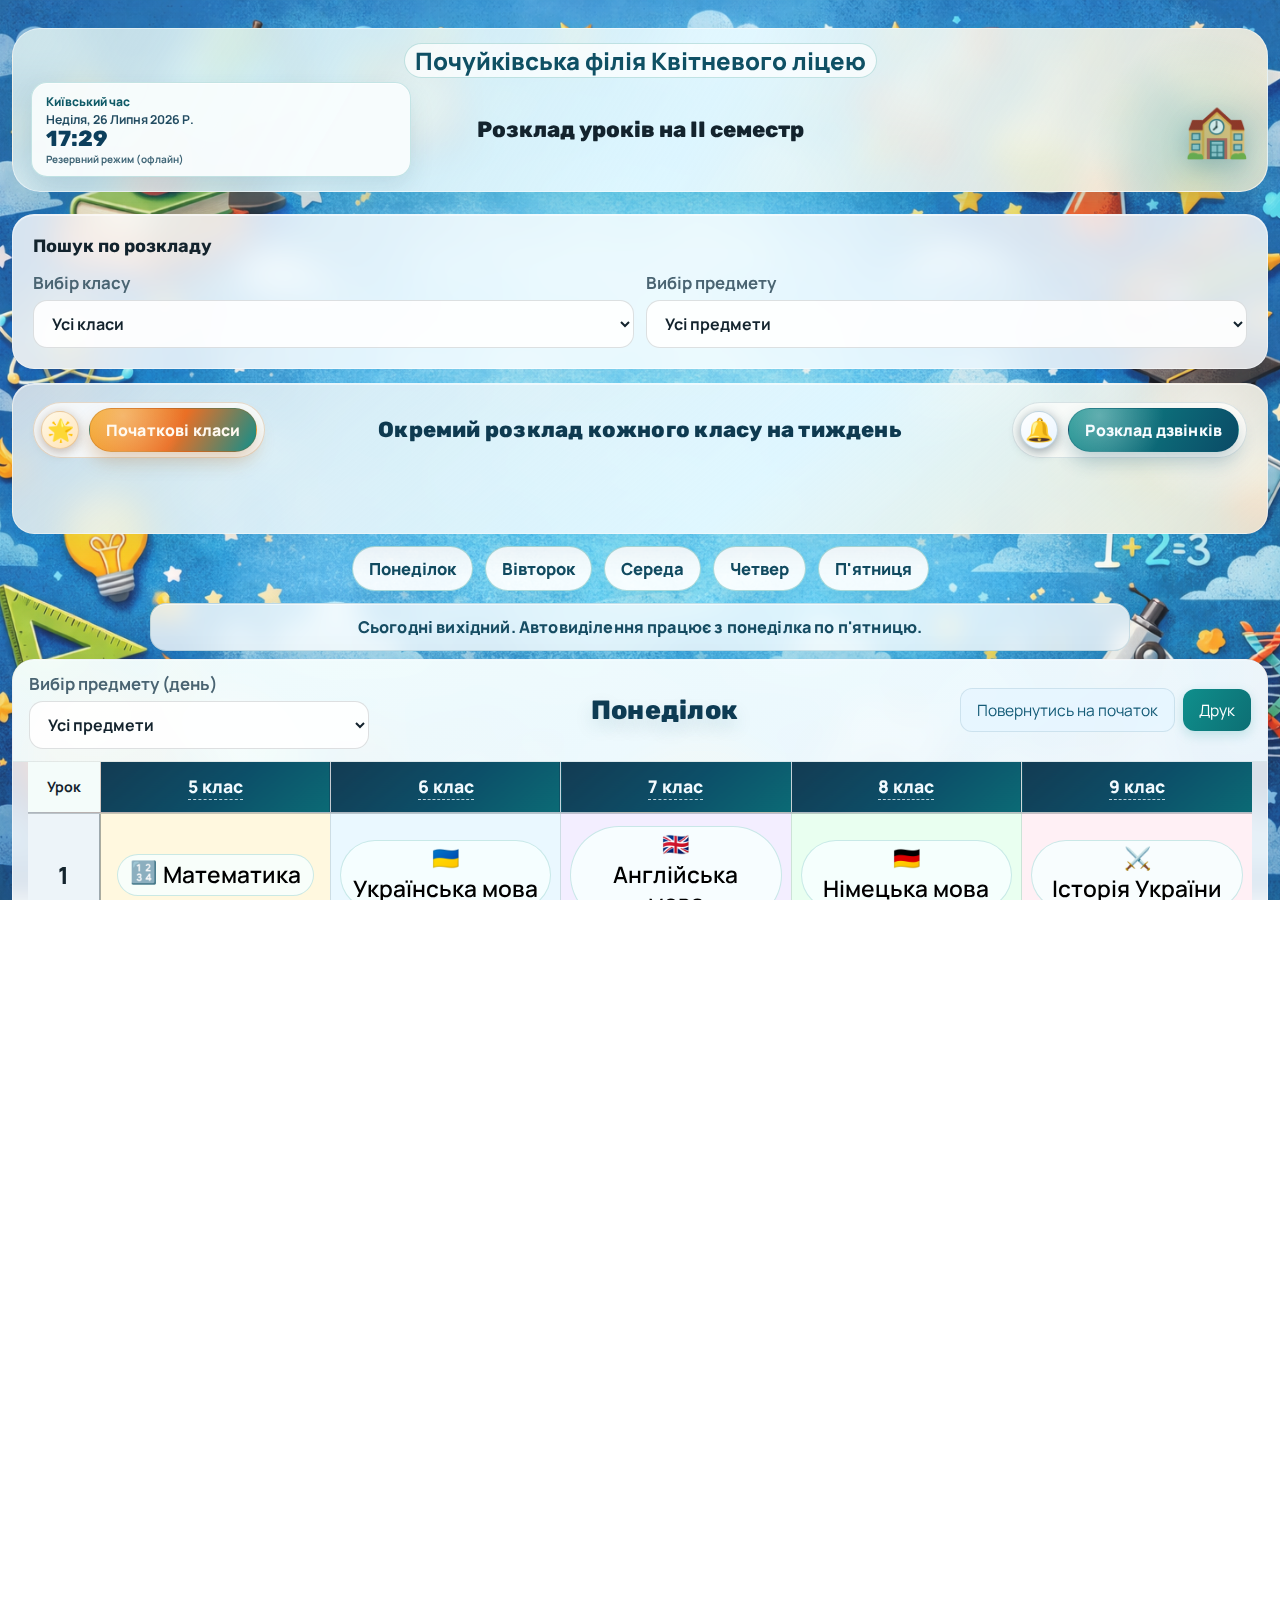
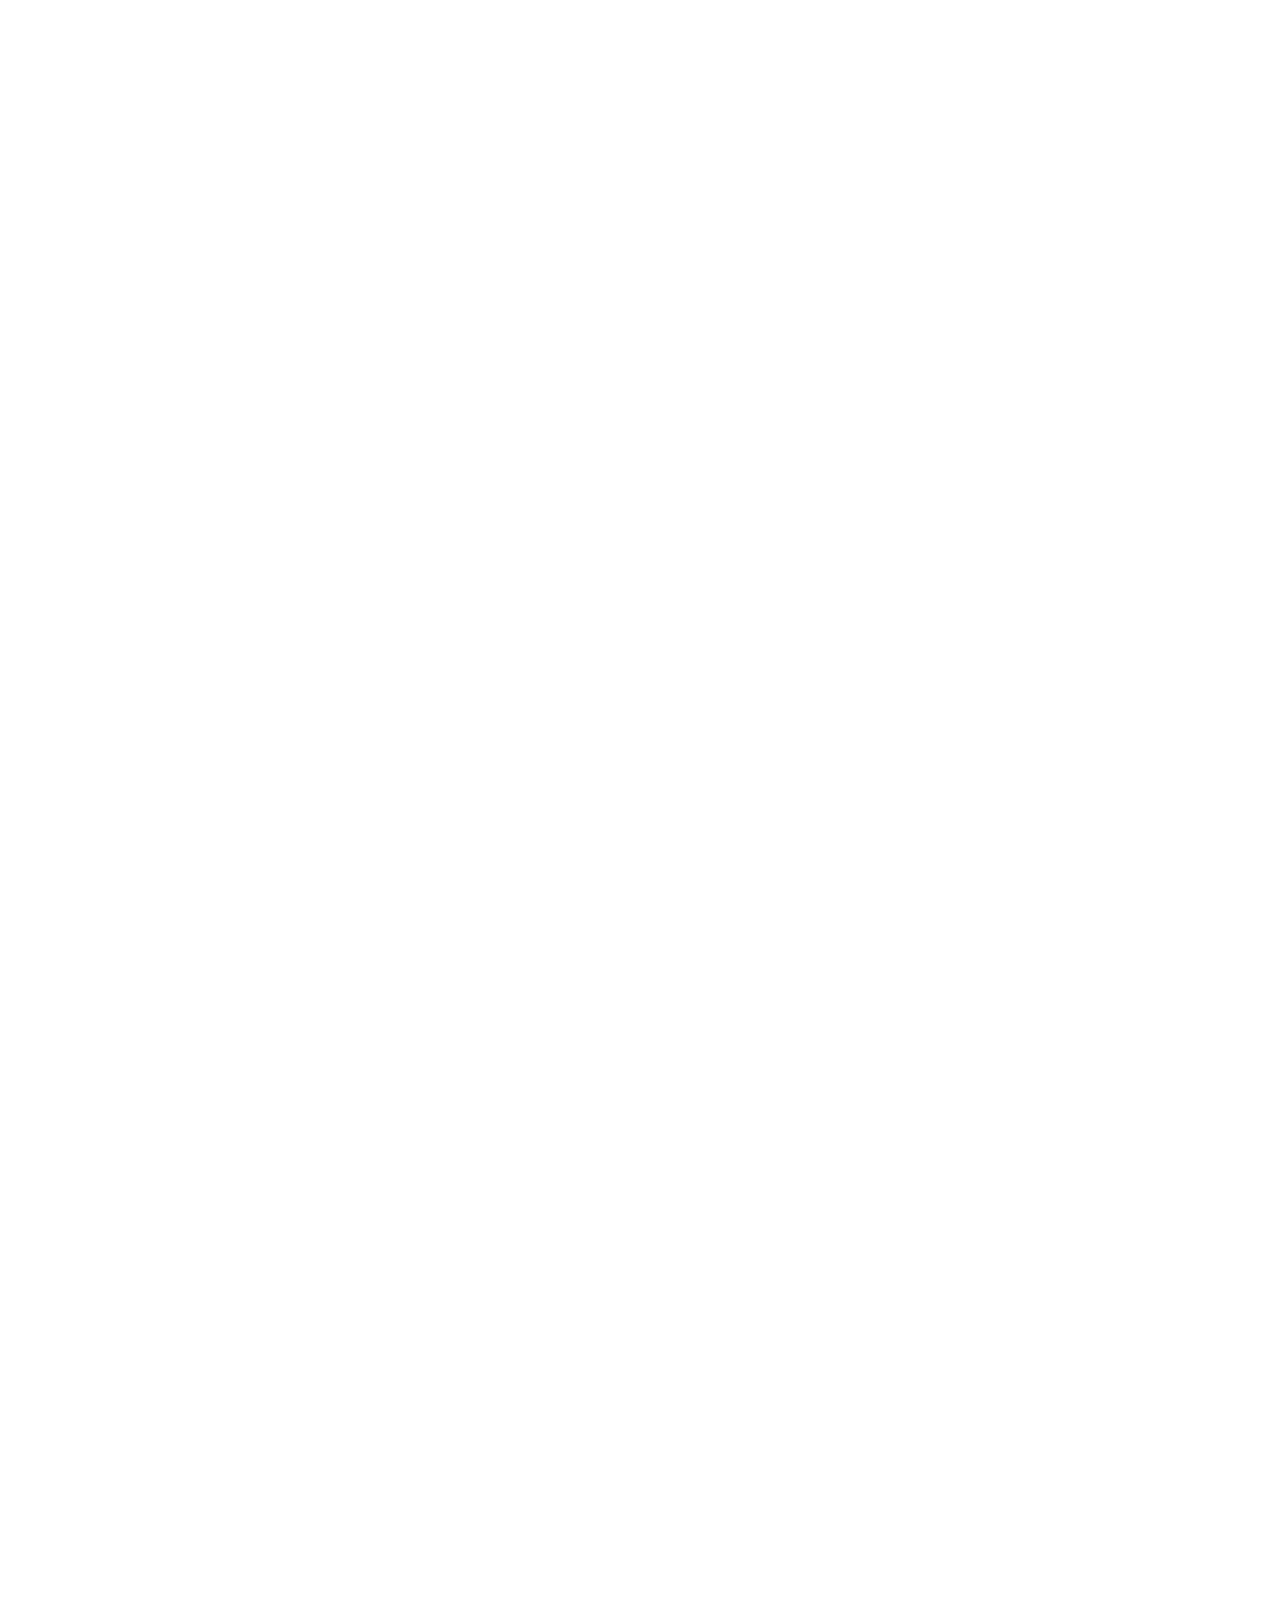
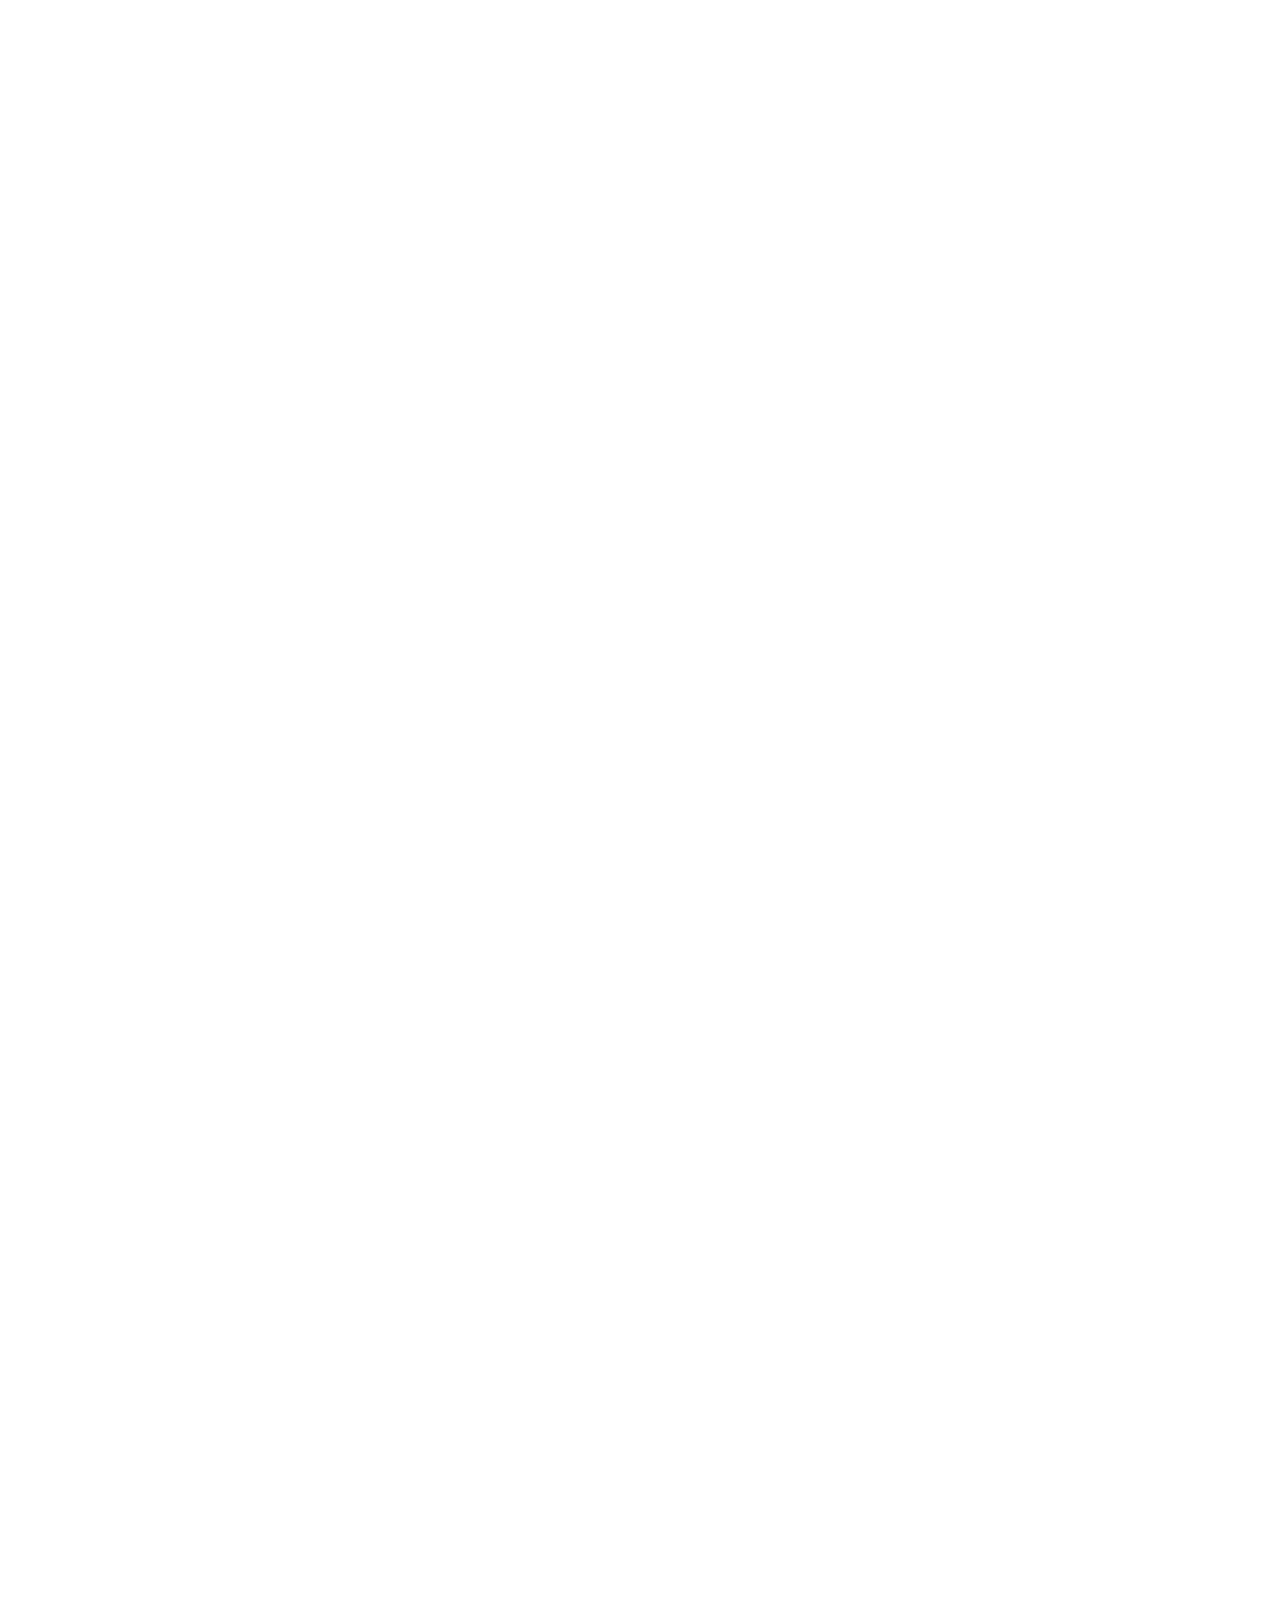
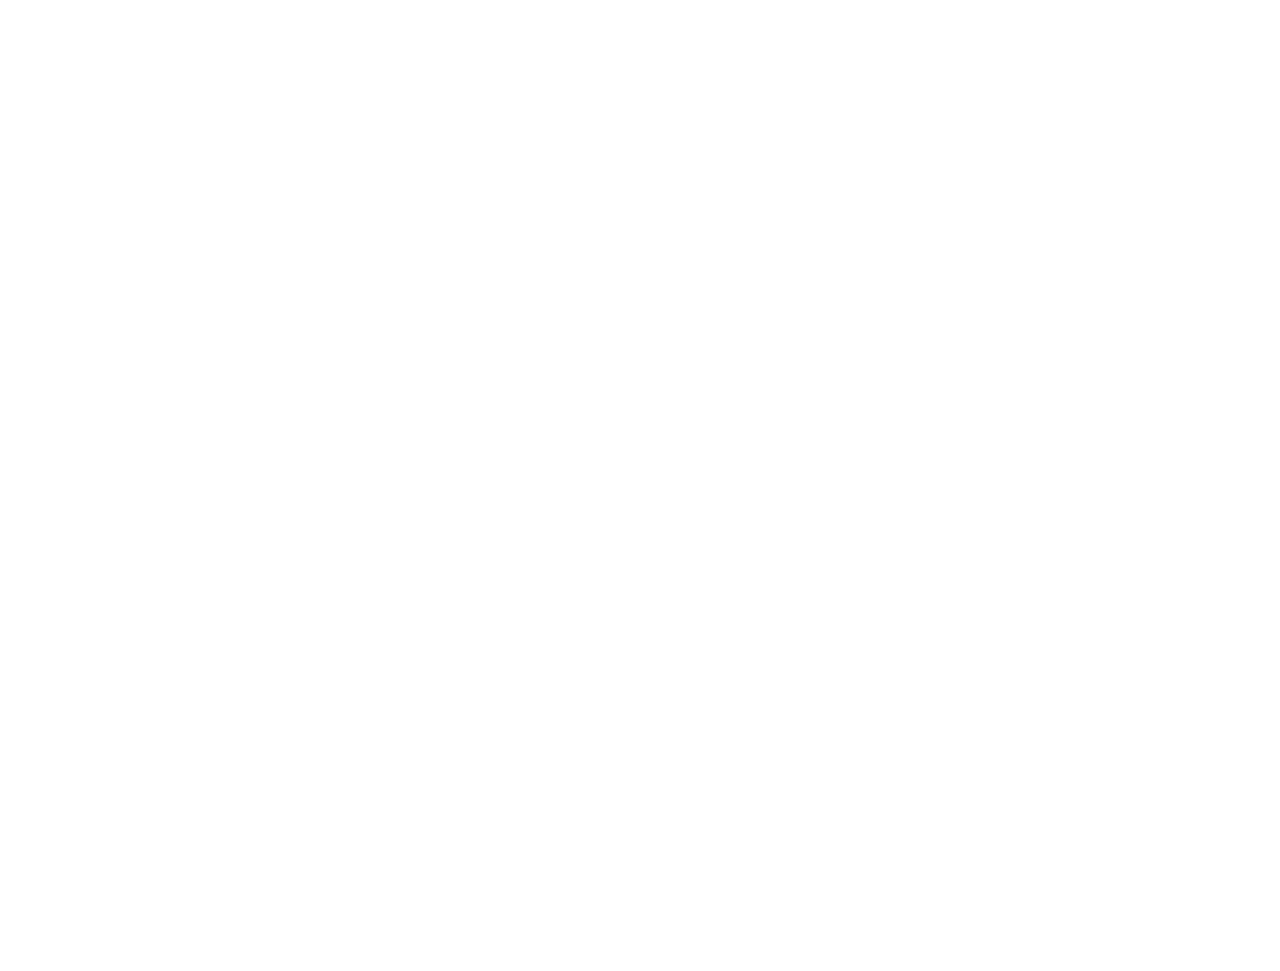
<file: index.html>
﻿<!doctype html>
<html lang="uk">
  <head>
    <meta charset="UTF-8" />
    <meta name="viewport" content="width=device-width, initial-scale=1.0, maximum-scale=5.0, user-scalable=yes, viewport-fit=cover" />
    <title>Почуйківська філія Квітневого ліцею | Розклад 5-9 класів</title>
    <link rel="preconnect" href="https://fonts.googleapis.com" />
    <link rel="preconnect" href="https://fonts.gstatic.com" crossorigin />
    <link
      href="https://fonts.googleapis.com/css2?family=Manrope:wght@400;500;600;700;800&family=Rubik:wght@500;600;700;800&display=swap"
      rel="stylesheet"
    />
    <style>
      :root {
        color-scheme: light;
        --bg: #f0f5f7;
        --bg-soft: #f6faff;
        --card: rgba(255, 255, 255, 0.82);
        --card-solid: #ffffff;
        --ink: #13232d;
        --muted: #4a6472;
        --line: rgba(19, 35, 45, 0.10);
        --brand: #0f8f8c;
        --brand-strong: #0d6f74;
        --brand-deep: #0a4a66;
        --warm: #ffd180;
        --cool: #d9f5ff;
        --glow: 0 24px 60px rgba(13, 111, 116, 0.14), 0 8px 20px rgba(13, 111, 116, 0.08);
        --radius-xl: 28px;
        --radius-lg: 22px;
        --radius-md: 14px;
        --class-5: #fff8df;
        --class-6: #eaf8ff;
        --class-7: #f3eeff;
        --class-8: #e9fff0;
        --class-9: #fff0f5;
        --row-separator: rgba(19, 35, 45, 0.35);
        --fs-base: clamp(15px, 0.22vw + 14px, 18px);
        --fs-table: clamp(15px, 0.24vw + 13.6px, 19px);
        --fs-chip: clamp(19px, 0.68vw + 14px, 27px);
        --glass: rgba(255, 255, 255, 0.72);
        --glass-border: rgba(255, 255, 255, 0.45);
        --glass-blur: blur(16px);
      }

      * {
        box-sizing: border-box;
        margin: 0;
        padding: 0;
      }

      html {
        height: 100%;
        scroll-behavior: smooth;
        overflow-x: auto;
        overflow-y: auto;
        -webkit-text-size-adjust: 100%;
        text-size-adjust: 100%;
      }

      body {
        height: 100%;
        min-height: 100vh;
        font-family: "Manrope", sans-serif;
        font-size: var(--fs-base);
        color: var(--ink);
        background: linear-gradient(160deg, #e8eff4 0%, #f0f6fb 40%, #edf5f0 100%);
        overflow-x: auto;
        overflow-y: auto;
        touch-action: pan-x pan-y pinch-zoom;
        text-rendering: optimizeLegibility;
        -webkit-font-smoothing: antialiased;
      }

      .app {
        position: relative;
        z-index: 1;
        width: min(1500px, calc(100% - 24px));
        margin: 28px auto 64px;
        overflow: visible;
      }

      .site-bg {
        position: fixed;
        inset: 0;
        z-index: 0;
        background: url("./Заставка.png") center / cover no-repeat;
        pointer-events: none;
        opacity: 0.88;
      }

      .hero {
        border-radius: var(--radius-xl);
        background:
          linear-gradient(120deg, rgba(15, 143, 140, 0.12) 0%, rgba(217, 245, 255, 0.68) 55%, rgba(255, 209, 128, 0.28) 100%),
          var(--card);
        backdrop-filter: var(--glass-blur);
        -webkit-backdrop-filter: var(--glass-blur);
        box-shadow: var(--glow);
        border: 1px solid var(--glass-border);
        padding: 14px 18px;
        position: relative;
        overflow: hidden;
        text-align: center;
      }

      .hero__row {
        display: grid;
        grid-template-columns: minmax(0, 1fr) auto minmax(0, 1fr);
        align-items: center;
        column-gap: 8px;
      }

      .hero__top-tools {
        display: flex;
        justify-content: flex-start;
        width: min(380px, 100%);
        margin: 0;
      }

      .kyiv-clock {
        width: 100%;
        padding: 10px 14px;
        border-radius: 16px;
        border: 1px solid rgba(15, 143, 140, 0.22);
        background: rgba(255, 255, 255, 0.75);
        backdrop-filter: blur(12px);
        -webkit-backdrop-filter: blur(12px);
        box-shadow: 0 10px 24px rgba(13, 79, 104, 0.12), inset 0 1px 0 rgba(255,255,255,0.6);
        text-align: left;
      }

      .kyiv-clock__title {
        display: block;
        margin: 0;
        font-weight: 800;
        font-size: 12px;
        color: #0f5a67;
      }

      .kyiv-clock__date {
        margin: 3px 0 1px;
        font-weight: 700;
        font-size: clamp(11px, 0.18vw + 10px, 13px);
        line-height: 1.1;
        color: #234d62;
        text-transform: capitalize;
      }

      .kyiv-clock__time {
        margin: 0;
        font-family: "Rubik", sans-serif;
        font-weight: 800;
        font-size: clamp(19px, 0.7vw + 13px, 27px);
        line-height: 1;
        color: #0c3f5c;
      }

      .kyiv-clock__sync {
        display: block;
        margin: 2px 0 0;
        font-size: 10px;
        font-weight: 700;
        color: #3f6576;
      }

      .hero::after {
        content: "";
        position: absolute;
        inset: auto -52px -70px auto;
        width: 230px;
        height: 230px;
        border-radius: 50%;
        background: radial-gradient(circle, rgba(15, 143, 140, 0.25), transparent 70%);
        pointer-events: none;
      }

      .hero__school {
        display: inline-flex;
        align-items: center;
        justify-content: center;
        margin: 0 auto 4px;
        padding: 4px 10px;
        border-radius: 999px;
        border: 1px solid rgba(15, 143, 140, 0.24);
        background: rgba(255, 255, 255, 0.72);
        color: #0f5064;
        font-weight: 800;
        font-size: 24px;
        line-height: 1.05;
      }

      .hero__title-icon {
        justify-self: end;
        font-size: clamp(52px, 3.4vw, 70px);
        line-height: 1;
        filter: drop-shadow(0 8px 12px rgba(13, 79, 104, 0.22));
      }

      .hero h1 {
        font-family: "Rubik", sans-serif;
        font-weight: 800;
        margin: 0;
        font-size: clamp(22px, 1.7vw, 33px);
        line-height: 1.06;
        letter-spacing: 0;
        text-wrap: balance;
        text-align: center;
        justify-self: center;
      }

      .hero__title-text {
        display: block;
      }

      .controls {
        margin-top: 22px;
        background: var(--card);
        backdrop-filter: var(--glass-blur);
        -webkit-backdrop-filter: var(--glass-blur);
        border-radius: var(--radius-lg);
        border: 1px solid var(--glass-border);
        box-shadow: 0 14px 34px rgba(19, 35, 45, 0.07), inset 0 1px 0 rgba(255,255,255,0.5);
        padding: 20px;
        display: grid;
        gap: 14px;
      }

      .controls h2 {
        font-family: "Rubik", sans-serif;
        font-size: 18px;
      }

      .controls__grid {
        display: grid;
        gap: 12px;
        grid-template-columns: repeat(2, minmax(220px, 1fr));
      }

      label {
        display: grid;
        gap: 6px;
        font-weight: 700;
        color: var(--muted);
      }

      select {
        width: 100%;
        min-height: 48px;
        padding: 10px 14px;
        border-radius: 14px;
        border: 1px solid rgba(19, 35, 45, 0.14);
        background: rgba(255, 255, 255, 0.9);
        font: inherit;
        font-size: 16px;
        color: var(--ink);
        transition: border-color 0.2s ease, box-shadow 0.2s ease;
      }

      select:focus {
        border-color: var(--brand);
        outline: none;
        box-shadow: 0 0 0 3px rgba(15, 143, 140, 0.15);
      }

      .class-week-nav {
        margin-top: 14px;
        background: linear-gradient(140deg, rgba(13, 79, 104, 0.08) 0%, rgba(217, 245, 255, 0.6) 60%, rgba(255, 209, 128, 0.28) 100%),
          var(--card);
        backdrop-filter: var(--glass-blur);
        -webkit-backdrop-filter: var(--glass-blur);
        border: 1px solid var(--glass-border);
        border-radius: var(--radius-lg);
        box-shadow: 0 14px 34px rgba(19, 35, 45, 0.07), inset 0 1px 0 rgba(255,255,255,0.5);
        padding: 18px 20px;
        position: relative;
        overflow: hidden;
      }

      .class-week-nav::before {
        content: "";
        position: absolute;
        top: -42px;
        right: -30px;
        width: 170px;
        height: 170px;
        border-radius: 50%;
        background: radial-gradient(circle, rgba(255, 255, 255, 0.55) 0%, rgba(255, 255, 255, 0) 70%);
        pointer-events: none;
      }

      .class-week-nav__head {
        display: grid;
        grid-template-columns: minmax(0, 1fr) auto minmax(0, 1fr);
        gap: 12px;
        align-items: center;
        margin-bottom: 12px;
      }

      .class-week-nav__title {
        font-family: "Rubik", sans-serif;
        font-size: clamp(18px, 0.45vw + 16px, 24px);
        font-weight: 800;
        color: #0e3a50;
        margin: 0;
        text-align: center;
        grid-column: 2;
        text-wrap: balance;
        letter-spacing: 0.01em;
      }

      .junior-link-wrap {
        display: inline-flex;
        align-items: center;
        gap: 10px;
        grid-column: 1;
        justify-self: start;
        padding: 5px 7px;
        border-radius: 999px;
        background: rgba(255, 255, 255, 0.62);
        border: 1px solid rgba(173, 102, 20, 0.22);
        backdrop-filter: blur(2px);
      }

      .junior-link {
        display: inline-flex;
        align-items: center;
        text-decoration: none;
        color: #fff9f0;
        font-weight: 800;
        font-size: clamp(14px, 0.22vw + 13px, 17px);
        border-radius: 999px;
        padding: 10px 16px;
        border: 1px solid rgba(155, 85, 14, 0.28);
        background:
          radial-gradient(circle at 20% 16%, rgba(255, 255, 255, 0.34), transparent 45%),
          linear-gradient(120deg, #f4a620 0%, #ea6f25 52%, #0f8f8c 100%);
        box-shadow: 0 10px 18px rgba(174, 94, 17, 0.26);
        transition: transform 0.2s ease, box-shadow 0.2s ease, filter 0.2s ease;
      }

      .junior-link:hover,
      .junior-link:focus-visible {
        transform: translateY(-2px);
        filter: saturate(1.1);
        box-shadow: 0 16px 26px rgba(174, 94, 17, 0.34);
      }

      .junior-link__icon {
        display: inline-flex;
        align-items: center;
        justify-content: center;
        width: 38px;
        height: 38px;
        border-radius: 50%;
        border: 1px solid rgba(175, 100, 18, 0.24);
        background: linear-gradient(145deg, #fff9e9 0%, #ffe3b6 100%);
        font-size: 22px;
        line-height: 1;
        animation: star-pulse 2.3s ease-in-out infinite;
        filter: drop-shadow(0 3px 6px rgba(96, 53, 16, 0.35));
      }

      .junior-link__label {
        white-space: nowrap;
        letter-spacing: 0.01em;
      }
      .bell-link-wrap {
        display: inline-flex;
        align-items: center;
        gap: 10px;
        grid-column: 3;
        justify-self: end;
        padding: 5px 7px;
        border-radius: 999px;
        background: rgba(255, 255, 255, 0.58);
        border: 1px solid rgba(12, 79, 104, 0.14);
        backdrop-filter: blur(2px);
      }

      .bell-link {
        display: inline-flex;
        align-items: center;
        text-decoration: none;
        color: #f7fcff;
        font-weight: 800;
        font-size: clamp(14px, 0.22vw + 13px, 17px);
        border-radius: 999px;
        padding: 10px 16px;
        border: 1px solid rgba(12, 79, 104, 0.28);
        background:
          radial-gradient(circle at 18% 16%, rgba(255, 255, 255, 0.35), transparent 45%),
          linear-gradient(120deg, #0f8f8c 0%, #0a4a66 100%);
        box-shadow: 0 10px 18px rgba(12, 79, 104, 0.24);
        transition: transform 0.2s ease, box-shadow 0.2s ease, filter 0.2s ease;
      }

      .bell-link:hover,
      .bell-link:focus-visible {
        transform: translateY(-2px);
        filter: saturate(1.15);
        box-shadow: 0 16px 26px rgba(12, 79, 104, 0.34);
      }

      .bell-link__icon {
        display: inline-flex;
        align-items: center;
        justify-content: center;
        width: 38px;
        height: 38px;
        border-radius: 50%;
        border: 1px solid rgba(12, 79, 104, 0.2);
        background: linear-gradient(145deg, #ffffff 0%, #e8f4ff 100%);
        font-size: 23px;
        line-height: 1;
        transform-origin: top center;
        animation: bell-swing 2.1s ease-in-out infinite;
        filter: drop-shadow(0 3px 6px rgba(11, 38, 55, 0.42));
      }

      .bell-link__label {
        white-space: nowrap;
        letter-spacing: 0.01em;
      }

      @keyframes bell-swing {
        0%,
        100% {
          transform: rotate(0deg);
        }
        14% {
          transform: rotate(16deg);
        }
        28% {
          transform: rotate(-12deg);
        }
        42% {
          transform: rotate(8deg);
        }
        56% {
          transform: rotate(-5deg);
        }
        70% {
          transform: rotate(3deg);
        }
      }

      @keyframes star-pulse {
        0%,
        100% {
          transform: scale(1);
        }
        40% {
          transform: scale(1.09);
        }
        70% {
          transform: scale(0.97);
        }
      }
      @keyframes soft-rise {
        from {
          opacity: 0;
          transform: translateY(14px);
        }
        to {
          opacity: 1;
          transform: translateY(0);
        }
      }

      @media (prefers-reduced-motion: no-preference) {
        .class-week-nav {
          animation: soft-rise 0.55s ease-out both;
        }

        .class-week-nav__title {
          animation: soft-rise 0.5s ease-out 0.06s both;
        }

        .junior-link-wrap {
          animation: soft-rise 0.5s ease-out 0.08s both;
        }
        .bell-link-wrap {
          animation: soft-rise 0.5s ease-out 0.1s both;
        }

        .class-week-nav__buttons a {
          opacity: 0;
          transform: translateY(8px);
          animation: soft-rise 0.45s ease-out both;
          animation-delay: var(--reveal-delay, 0.14s);
        }
      }

      @media (prefers-reduced-motion: reduce) {
        .junior-link__icon,
        .bell-link__icon {
          animation: none;
        }
      }

      .class-week-nav__buttons {
        display: flex;
        flex-wrap: wrap;
        justify-content: center;
        gap: 10px;
      }

      .class-week-nav__buttons a {
        text-decoration: none;
        color: #effbff;
        font-weight: 800;
        font-size: clamp(15px, 0.25vw + 14px, 18px);
        border-radius: 999px;
        padding: 10px 16px;
        border: 1px solid rgba(12, 79, 104, 0.25);
        background: linear-gradient(120deg, var(--brand) 0%, var(--brand-deep) 100%);
        box-shadow: 0 10px 20px rgba(12, 79, 104, 0.18);
        transition: transform 0.2s ease, box-shadow 0.2s ease, filter 0.2s ease;
      }

      .class-week-nav__buttons a:active {
        transform: translateY(0);
      }

      .class-week-nav__buttons a:hover,
      .class-week-nav__buttons a:focus-visible {
        transform: translateY(-2px);
        filter: saturate(1.12);
        box-shadow: 0 16px 24px rgba(12, 79, 104, 0.24);
      }

      .day-nav {
        margin-top: 12px;
        display: flex;
        flex-wrap: wrap;
        justify-content: center;
        gap: 12px;
      }

      .day-nav a {
        text-decoration: none;
        color: #114b61;
        font-weight: 800;
        border-radius: 999px;
        font-size: clamp(15px, 0.2vw + 14px, 18px);
        padding: 10px 16px;
        border: 1px solid rgba(15, 143, 140, 0.32);
        background: rgba(255, 255, 255, 0.92);
        box-shadow: 0 9px 20px rgba(13, 79, 104, 0.12);
        transition: transform 0.2s ease, box-shadow 0.2s ease;
      }

      .day-nav a:hover,
      .day-nav a:focus-visible {
        transform: translateY(-2px);
        box-shadow: 0 14px 22px rgba(13, 79, 104, 0.2);
      }

      .day-nav a.is-live-day-link {
        color: #f6fbff;
        border-color: rgba(9, 55, 82, 0.65);
        background:
          radial-gradient(circle at 22% 20%, rgba(255, 255, 255, 0.26), transparent 50%),
          linear-gradient(120deg, #0a2d45 0%, #0f5d75 52%, #0a2e47 100%);
        box-shadow: 0 14px 26px rgba(6, 41, 62, 0.36);
      }

      .live-sync-status {
        margin: 12px auto 4px;
        width: min(980px, 100%);
        padding: 12px 16px;
        border-radius: 16px;
        border: 1px solid rgba(16, 90, 116, 0.14);
        background: rgba(255, 255, 255, 0.78);
        backdrop-filter: blur(12px);
        -webkit-backdrop-filter: blur(12px);
        color: #164c62;
        font-size: clamp(14px, 0.25vw + 13px, 18px);
        font-weight: 800;
        text-align: center;
        letter-spacing: 0.01em;
        box-shadow: 0 10px 24px rgba(12, 79, 104, 0.10), inset 0 1px 0 rgba(255,255,255,0.5);
      }

      .live-sync-status.is-live {
        color: #f5fbff;
        border-color: rgba(8, 58, 85, 0.65);
        background:
          radial-gradient(circle at 20% 22%, rgba(255, 255, 255, 0.22), transparent 48%),
          linear-gradient(120deg, #0a2d45 0%, #0f5d75 55%, #0a2e47 100%);
        box-shadow: 0 14px 28px rgba(6, 41, 62, 0.34);
      }

      .day-card.is-live-day {
        border-color: rgba(9, 75, 102, 0.38);
        box-shadow: 0 24px 44px rgba(8, 51, 74, 0.24);
      }

      .day-card.is-live-day .day-header {
        background: linear-gradient(160deg, #e8f6ff 0%, #ddf4fb 52%, #ecfbf7 100%);
        border-bottom-color: rgba(10, 61, 86, 0.24);
      }

      .day-card.is-live-day .day-title {
        color: #0b3f5c;
        text-shadow: 0 10px 20px rgba(8, 57, 82, 0.2);
      }

      tbody tr.is-live-lesson > td {
        background:
          radial-gradient(circle at 18% 18%, rgba(255, 255, 255, 0.13), transparent 45%),
          linear-gradient(120deg, #0a2e44 0%, #0f5d75 52%, #0a3047 100%) !important;
        color: #f6fbff !important;
        border-bottom-color: rgba(255, 255, 255, 0.32);
        border-right-color: rgba(255, 255, 255, 0.2);
        box-shadow: inset 0 0 0 1px rgba(255, 255, 255, 0.15);
      }

      tbody tr.is-live-lesson > td.filter-dim {
        opacity: 1 !important;
      }

      tbody tr.is-live-lesson > td.lesson {
        color: #ffffff !important;
        border-right-color: rgba(255, 255, 255, 0.45);
        text-shadow: 0 3px 10px rgba(1, 18, 29, 0.45);
      }

      tbody tr.is-live-lesson .subject-chip {
        color: #0a2f45 !important;
        background: #ffffff !important;
        border-color: rgba(255, 255, 255, 0.86) !important;
        box-shadow: 0 8px 16px rgba(1, 18, 29, 0.3);
        font-weight: 800;
      }

      tbody tr.is-live-lesson .subject-chip.is-linked,
      tbody tr.is-live-lesson .subject-chip.is-filter-linked {
        color: #072335 !important;
        background: #ffffff !important;
        border-color: #ffffff !important;
        box-shadow:
          0 0 0 2px rgba(114, 219, 255, 0.5),
          0 8px 16px rgba(1, 18, 29, 0.3);
      }

      tbody tr.is-live-lesson .subject-icon {
        filter: drop-shadow(0 1px 2px rgba(0, 0, 0, 0.22));
      }

      tbody tr.is-live-lesson .divider,
      tbody tr.is-live-lesson .empty {
        color: #ecf8ff !important;
        font-weight: 800;
      }

      .schedule {
        margin-top: 8px;
        display: grid;
        gap: 20px;
      }

      .day-card {
        background: var(--card);
        backdrop-filter: var(--glass-blur);
        -webkit-backdrop-filter: var(--glass-blur);
        border: 1px solid var(--glass-border);
        border-radius: var(--radius-lg);
        box-shadow: 0 20px 50px rgba(19, 35, 45, 0.10), inset 0 1px 0 rgba(255,255,255,0.5);
        overflow: hidden;
      }

      .day-header {
        display: grid;
        grid-template-columns: minmax(250px, 340px) minmax(220px, 1fr) auto;
        grid-template-areas: "filter title actions";
        align-items: center;
        gap: 10px;
        border-bottom: 1px solid rgba(19, 35, 45, 0.08);
        padding: 12px 16px;
        background: linear-gradient(160deg, rgba(244, 255, 253, 0.8) 0%, rgba(237, 248, 255, 0.8) 100%);
      }

      .day-subject-wrap {
        grid-area: filter;
      }

      .day-title {
        grid-area: title;
        font-family: "Rubik", sans-serif;
        font-weight: 800;
        font-size: clamp(24px, 1.04vw + 13px, 34px);
        line-height: 1.08;
        letter-spacing: 0.01em;
        text-align: center;
        color: #0d3b53;
        text-shadow: 0 8px 18px rgba(13, 79, 104, 0.15);
      }

      .day-actions {
        grid-area: actions;
        display: flex;
        gap: 8px;
        flex-wrap: wrap;
        align-items: center;
        justify-content: flex-end;
      }

      .btn {
        border: 0;
        border-radius: 12px;
        padding: 10px 16px;
        font-weight: 700;
        font: inherit;
        font-size: clamp(14px, 0.2vw + 13px, 16px);
        cursor: pointer;
        text-decoration: none;
        touch-action: manipulation;
        transition: transform 0.2s ease, box-shadow 0.2s ease, background 0.2s ease;
      }

      .btn:hover,
      .btn:focus-visible {
        transform: translateY(-1px);
        box-shadow: 0 10px 24px rgba(13, 79, 104, 0.18);
      }

      .btn:active {
        transform: translateY(0);
      }

      .btn-top {
        color: #145b77;
        background: rgba(231, 245, 255, 0.9);
        border: 1px solid rgba(20, 91, 119, 0.12);
      }

      .btn-print {
        color: #fff;
        background: linear-gradient(120deg, var(--brand) 0%, var(--brand-strong) 100%);
        box-shadow: 0 4px 12px rgba(15, 143, 140, 0.2);
      }

      .table-wrap {
        overflow-x: auto;
        overflow-y: visible;
        max-width: 100%;
        scrollbar-gutter: stable both-edges;
        overscroll-behavior-x: contain;
        overscroll-behavior-y: auto;
        -webkit-overflow-scrolling: touch;
        touch-action: pan-x pan-y pinch-zoom;
      }

      table {
        width: 100%;
        border-collapse: collapse;
        min-width: 860px;
        table-layout: fixed;
      }

      th,
      td {
        border-bottom: 2px solid rgba(19, 35, 45, 0.23);
        border-right: 1px solid rgba(19, 35, 45, 0.13);
        padding: 12px 9px;
        font-size: var(--fs-table);
        text-align: center;
        vertical-align: middle;
      }

      tbody tr > th,
      tbody tr > td {
        border-bottom: 3px solid var(--row-separator);
      }

      th:first-child,
      td:first-child {
        width: 72px;
        min-width: 72px;
        max-width: 72px;
      }

      th[data-class],
      td[data-class] {
        width: auto;
      }
      .day-card.is-single-class {
        background: transparent;
      }

      .day-card.is-single-class .table-wrap {
        display: flex;
        justify-content: center;
        align-items: flex-start;
        width: 100%;
        padding: clamp(8px, 1.6vw, 14px);
        background: transparent;
      }

      .day-card.is-single-class table {
        width: min(620px, 100%) !important;
        min-width: 320px !important;
        max-width: 620px;
        margin-inline: auto;
        table-layout: fixed;
        position: relative;
        z-index: 1;
        box-shadow: 0 8px 20px rgba(19, 35, 45, 0.14);
      }

      .day-card.is-single-class th:first-child,
      .day-card.is-single-class td:first-child,
      .day-card.is-single-class .lesson {
        width: 52px;
        min-width: 52px;
        max-width: 52px;
        padding-left: 6px;
        padding-right: 6px;
      }

      .day-card.is-single-class th[data-class]:not(.is-hidden),
      .day-card.is-single-class td[data-class]:not(.is-hidden) {
        width: calc(100% - 52px);
      }

      .day-card.is-single-class td[data-class]:not(.is-hidden) .subject-stack {
        width: 100%;
        justify-content: center;
      }

      th:last-child,
      td:last-child {
        border-right: 0;
      }

      thead th {
        background: #f4fcfa;
        font-size: clamp(13px, 0.17vw + 12px, 17px);
        font-weight: 700;
        position: sticky;
        top: 0;
        z-index: 1;
      }

      .class-link {
        display: inline-block;
        color: #f3fbff;
        text-decoration: none;
        border-bottom: 1px dashed rgba(243, 251, 255, 0.75);
        padding-bottom: 1px;
        font-size: clamp(15px, 0.35vw + 13px, 20px);
        font-weight: 800;
      }

      .class-link:hover,
      .class-link:focus-visible {
        color: #ffffff;
        border-bottom-color: #ffffff;
      }

      thead th[data-class] {
        background: linear-gradient(140deg, #133b53 0%, #0c4f68 55%, #0b6a75 100%);
        color: #f3fbff;
        font-size: clamp(15px, 0.36vw + 13px, 20px);
        font-weight: 800;
      }

      tbody td[data-class] {
        background: var(--class-tint, #eef6ff);
      }

      .lesson {
        font-size: clamp(20px, 0.6vw + 16px, 30px);
        font-weight: 900;
        min-width: 72px;
        background: #edf4f9;
        border-right: 2px solid rgba(19, 35, 45, 0.36);
        letter-spacing: 0.01em;
      }

      .subject-stack {
        display: inline-flex;
        align-items: center;
        justify-content: center;
        gap: 6px;
        flex-wrap: wrap;
      }

      .subject-chip {
        border: 1px solid rgba(15, 143, 140, 0.20);
        background: rgba(247, 255, 255, 0.85);
        backdrop-filter: blur(6px);
        -webkit-backdrop-filter: blur(6px);
        border-radius: 999px;
        padding: 6px 12px;
        display: inline-flex;
        align-items: flex-start;
        justify-content: center;
        flex-wrap: wrap;
        gap: 6px;
        font: inherit;
        font-size: var(--fs-chip);
        font-weight: 700;
        line-height: 1.24;
        cursor: pointer;
        white-space: normal;
        overflow-wrap: anywhere;
        word-break: normal;
        hyphens: none;
        text-align: center;
        max-width: 100%;
        transition: background 0.2s ease, border-color 0.2s ease, transform 0.15s ease, box-shadow 0.2s ease;
      }

      .subject-chip--wrap {
        white-space: normal;
        max-width: 100%;
        text-align: center;
        line-height: 1.15;
        overflow-wrap: normal;
        word-break: normal;
        hyphens: none;
      }

      .subject-chip span:last-child {
        font-weight: 600;
        white-space: normal;
        overflow-wrap: normal;
        word-break: normal;
        hyphens: none;
        text-wrap: pretty;
      }
      .subject-icon {
        font-size: 22px;
        line-height: 1;
      }

      .divider {
        color: var(--muted);
        font-weight: 700;
      }

      .subject-chip:hover {
        border-color: var(--brand);
        background: #ebfffe;
        transform: translateY(-1px);
        box-shadow: 0 4px 12px rgba(15, 143, 140, 0.15);
      }

      .subject-chip.is-linked {
        border-color: rgba(255, 255, 255, 0.45);
        background: #0c4f68;
        color: #f3fbff;
        box-shadow: inset 0 0 0 1px rgba(255, 255, 255, 0.26);
      }

      .subject-chip.is-filter-linked {
        border-color: #ffe4a3;
        background: #0c4f68;
        color: #f3fbff;
        box-shadow: inset 0 0 0 1px rgba(255, 228, 163, 0.7);
      }

      td.linked-cell {
        background: #0f6077 !important;
        color: #f3fbff;
      }

      td.linked-cell.filter-match {
        background: #0f6077 !important;
      }

      td.linked-cell .subject-chip {
        border-color: rgba(255, 255, 255, 0.4);
        background: #0c4f68;
        color: #f3fbff;
      }

      td.linked-cell .divider {
        color: #d4ecf6;
      }

      td.filter-match {
        background: #0f6077 !important;
        color: #f3fbff;
      }

      td.filter-match .subject-chip {
        border-color: rgba(255, 255, 255, 0.35);
        background: #0c4f68;
        color: #f3fbff;
      }

      td.filter-match .divider {
        color: #d4ecf6;
      }

      td.filter-dim {
        opacity: 0.35;
      }

      .empty {
        color: #8b97a1;
      }

      .is-hidden {
        display: none;
      }

      .footer {
        margin-top: 20px;
        text-align: center;
        color: var(--muted);
        font-weight: 600;
        font-size: clamp(14px, 0.2vw + 13px, 16px);
        padding: 12px 16px;
        background: rgba(255, 255, 255, 0.5);
        border-radius: 16px;
        backdrop-filter: blur(8px);
        -webkit-backdrop-filter: blur(8px);
      }

      #printStage {
        display: none;
      }

      #printStage .print-bg-image {
        display: none;
      }

      @media (max-width: 1040px) {
        .day-header {
          grid-template-columns: minmax(210px, 1fr) minmax(170px, auto);
          grid-template-areas:
            "filter actions"
            "title title";
          align-items: center;
        }

        .day-subject-wrap {
          justify-self: stretch;
          width: 100%;
        }

        .day-title {
          justify-self: center;
          width: min(420px, 100%);
        }

        .day-actions {
          justify-content: flex-end;
        }
      }

      @media (max-width: 760px) {
        .btn-print,
        .print-button {
          display: none !important;
        }

        .day-subject-wrap {
          display: none !important;
        }

        .app {
          width: min(1500px, calc(100% - 10px));
          margin-top: 14px;
        }

        table {
          min-width: 720px;
        }

        .hero {
          padding: 10px 10px;
          border-radius: 22px;
        }

        .hero h1 {
          grid-area: title;
          justify-self: start;
          text-align: left;
          font-size: clamp(17px, 4.8vw, 24px);
          line-height: 1.08;
        }

        .hero__row {
          grid-template-columns: minmax(0, 1fr) auto;
          grid-template-areas:
            "tools tools"
            "title icon";
          column-gap: 5px;
          row-gap: 8px;
          align-items: center;
        }

        .hero__top-tools {
          grid-area: tools;
          width: 100%;
          justify-content: center;
        }

        .kyiv-clock {
          padding: 8px 10px;
        }

        .kyiv-clock__title {
          font-size: 13px;
        }

        .kyiv-clock__date {
          font-size: clamp(13px, 3.6vw, 15px);
          margin: 3px 0 2px;
        }

        .kyiv-clock__time {
          font-size: clamp(22px, 6vw, 28px);
        }

        .kyiv-clock__sync {
          font-size: 11px;
        }

        .hero__title-icon {
          grid-area: icon;
          justify-self: end;
          font-size: clamp(32px, 9vw, 44px);
        }

        .hero__school {
          margin-bottom: 4px;
          padding: 4px 10px;
          font-size: clamp(15px, 4.4vw, 22px);
          line-height: 1.1;
        }

        .controls {
          padding: 14px;
          border-radius: 18px;
        }

        .controls h2 {
          font-size: 17px;
        }

        .controls__grid {
          grid-template-columns: 1fr;
        }

        label {
          font-size: 15px;
        }

        select {
          min-height: 48px;
          padding: 10px 12px;
          font-size: 16px;
          border-radius: 14px;
        }

        .class-week-nav {
          padding: 14px;
          border-radius: 18px;
        }

        .class-week-nav__title {
          font-size: clamp(17px, 4.8vw, 22px);
        }

        .class-week-nav__head {
          grid-template-columns: 1fr;
          gap: 10px;
          margin-bottom: 12px;
        }

        .class-week-nav__title {
          grid-column: 1;
          text-align: center;
          letter-spacing: 0.012em;
        }

        .junior-link {
          justify-content: center;
          min-height: 48px;
          padding: 10px 14px;
          font-size: clamp(14.5px, 3.8vw, 17px);
        }

        .junior-link-wrap {
          grid-column: 1;
          justify-content: center;
          width: min(340px, 100%);
          margin-inline: auto;
          padding: 5px;
        }

        .junior-link__icon {
          width: 36px;
          height: 36px;
          font-size: 21px;
        }
        .bell-link {
          justify-content: center;
          min-height: 48px;
          padding: 10px 14px;
          font-size: clamp(14.5px, 3.8vw, 17px);
        }

        .bell-link-wrap {
          grid-column: 1;
          justify-content: center;
          width: min(340px, 100%);
          margin-inline: auto;
          padding: 5px;
        }

        .bell-link__icon {
          width: 36px;
          height: 36px;
          font-size: 21px;
        }

        .class-week-nav > .bell-link-wrap {
          margin-top: 8px;
        }

        .class-week-nav__buttons {
          display: flex;
          flex-wrap: wrap;
          justify-content: center;
          gap: 8px;
        }

        .class-week-nav__buttons a {
          display: flex;
          justify-content: center;
          align-items: center;
          min-height: 48px;
          padding: 10px 14px;
          font-size: 16px;
          letter-spacing: 0.01em;
          border-radius: 999px;
        }

        .day-nav {
          margin-top: 10px;
          gap: 8px;
          display: flex;
          flex-wrap: wrap;
          justify-content: center;
        }

        .day-nav a {
          min-height: 46px;
          padding: 10px 14px;
          font-size: clamp(14px, 3.8vw, 17px);
          display: flex;
          align-items: center;
          justify-content: center;
        }

        .live-sync-status {
          margin-top: 10px;
          padding: 11px 12px;
          font-size: clamp(13px, 3.6vw, 16px);
          border-radius: 14px;
        }

        .schedule {
          margin-top: 8px;
          gap: 14px;
        }

        .day-header {
          grid-template-columns: 1fr;
          grid-template-areas:
            "title"
            "actions";
          align-items: stretch;
          gap: 6px;
          padding: 10px 12px 8px;
        }

        .day-subject-wrap,
        .day-title,
        .day-actions {
          width: 100%;
          justify-self: stretch;
        }

        .day-title {
          font-size: clamp(22px, 6vw, 30px);
          line-height: 1.06;
        }

        .day-actions {
          justify-content: flex-end;
          gap: 8px;
        }

        .btn {
          min-height: 44px;
          font-size: 15px;
          border-radius: 12px;
        }

        th,
        td {
          padding: 8px 5px;
          font-size: clamp(15px, 4vw, 17.5px);
        }

        .lesson {
          font-size: clamp(22px, 6.2vw, 28px);
          font-weight: 900;
        }
        .subject-stack {
          gap: 4px;
        }

        .subject-chip {
          font-size: clamp(16.8px, 4.6vw, 20.8px);
          font-weight: 700;
          line-height: 1.2;
          padding: 5px 9px;
          gap: 5px;
          flex-wrap: wrap;
          white-space: normal;
          overflow: visible;
          text-overflow: clip;
          overflow-wrap: anywhere;
          word-break: normal;
        }

        .subject-chip--wrap {
          line-height: 1.2;
          white-space: normal;
          overflow-wrap: anywhere;
          word-break: normal;
        }

        .subject-chip span:last-child {
          font-weight: 700;
          white-space: normal;
          overflow: visible;
          text-overflow: clip;
          max-width: 100%;
          min-width: 0;
          overflow-wrap: anywhere;
          word-break: normal;
        }

        .subject-icon {
          font-size: clamp(16px, 4.1vw, 19.5px);
        }

        .table-wrap {
          overflow-y: visible;
          max-height: none;
          scrollbar-gutter: stable;
          overscroll-behavior-y: auto;
          border-radius: 0 0 18px 18px;
        }

        .footer {
          font-size: 14px;
          padding: 0 8px;
        }
      }

      @media (max-width: 420px) {
        .class-week-nav__buttons {
          gap: 6px;
        }

        .class-week-nav__buttons a {
          font-size: 15px;
          min-height: 46px;
        }

        .bell-link__label {
          font-size: 15px;
        }

        .junior-link__label {
          font-size: 15px;
        }

        .class-week-nav__title {
          line-height: 1.14;
          font-size: clamp(16px, 5vw, 20px);
        }
        .day-nav {
          gap: 6px;
        }

        .day-nav a {
          font-size: clamp(14px, 4vw, 16px);
          min-height: 46px;
        }

        .subject-chip {
          font-size: clamp(16px, 4.5vw, 19.5px);
          line-height: 1.18;
          padding: 5px 8px;
          gap: 4px;
        }

        .subject-chip--wrap {
          line-height: 1.18;
          white-space: normal;
          overflow-wrap: anywhere;
          word-break: normal;
        }

        .subject-icon {
          font-size: clamp(14.5px, 3.8vw, 17px);
        }

        .day-actions {
          display: grid;
          grid-template-columns: 1fr;
          gap: 6px;
        }

        .day-actions .btn {
          width: 100%;
          min-height: 48px;
          display: flex;
          align-items: center;
          justify-content: center;
          font-size: 15px;
        }

        .live-sync-status {
          font-size: clamp(13px, 3.8vw, 15px);
        }

        .hero__school {
          font-size: clamp(14px, 4.2vw, 18px);
        }
      }

      @media (max-width: 360px) {
        table {
          min-width: 760px;
        }

        th,
        td {
          font-size: clamp(14.5px, 4.6vw, 17px);
          padding: 8px 5px;
        }

        .lesson {
          font-size: clamp(21px, 6.4vw, 27px);
        }

        .subject-chip {
          font-size: clamp(15.6px, 4.9vw, 19px);
          line-height: 1.16;
          padding: 5px 8px;
        }

        .subject-chip--wrap,
        .subject-chip span:last-child {
          white-space: normal;
          overflow-wrap: anywhere;
          word-break: normal;
        }

        .subject-icon {
          font-size: clamp(14.8px, 4.2vw, 17.6px);
        }

        .table-wrap {
          max-height: none;
        }
      }
      @media (max-width: 320px) and (orientation: portrait) {
        table {
          min-width: 820px;
        }

        th,
        td {
          font-size: clamp(15px, 5vw, 17.5px);
          padding: 8px 5px;
        }

        .lesson {
          font-size: clamp(22px, 7vw, 28px);
        }

        .subject-chip {
          font-size: clamp(16px, 5vw, 20px);
          line-height: 1.15;
          padding: 5px 8px;
        }

        .subject-chip--wrap,
        .subject-chip span:last-child {
          white-space: normal;
          overflow-wrap: anywhere;
          word-break: normal;
        }

        .subject-icon {
          font-size: clamp(15px, 4.4vw, 18px);
        }

        .table-wrap {
          max-height: none;
        }
      }
      @media (max-width: 920px) {
         .table-wrap {
          overflow-x: auto;
          overflow-y: visible;
          max-height: none;
          -webkit-overflow-scrolling: touch;
          overscroll-behavior-x: contain;
          overscroll-behavior-y: auto;
          touch-action: pan-x pan-y pinch-zoom;
        }

        .day-card.is-single-class .table-wrap {
          justify-content: center;
          padding: 8px;
        }

        .day-card.is-single-class table {
          width: min(560px, 100%) !important;
          min-width: 0 !important;
          max-width: 560px;
        }

        .day-card.is-single-class th:first-child,
        .day-card.is-single-class td:first-child,
        .day-card.is-single-class .lesson {
          width: 44px;
          min-width: 44px;
          max-width: 44px;
          padding-left: 4px;
          padding-right: 4px;
        }

        .day-card.is-single-class th[data-class]:not(.is-hidden),
        .day-card.is-single-class td[data-class]:not(.is-hidden) {
          width: calc(100% - 44px);
        }

        thead th:first-child {
          position: sticky;
          left: 0;
          z-index: 7;
          background: #e9f3fa;
          color: #203744;
          box-shadow: 2px 0 0 rgba(19, 35, 45, 0.18);
        }

        tbody td.lesson {
          position: sticky;
          left: 0;
          z-index: 6;
          background: #e9f3fa;
          box-shadow: 2px 0 0 rgba(19, 35, 45, 0.18);
        }
      }

      @media print {
        @page {
          size: A4 landscape;
          margin: 3mm;
        }

        body {
          background: #fff;
          margin: 0;
        }

        .site-bg {
          display: none !important;
        }

        .app {
          display: none !important;
        }

        #printStage {
          display: block !important;
          width: 100%;
          position: relative;
        }

        #printStage .print-bg-image {
          display: block !important;
          position: fixed !important;
          inset: 0 !important;
          width: 100vw !important;
          height: 100vh !important;
          object-fit: cover !important;
          opacity: 1 !important;
          z-index: 0 !important;
        }

        #printStage .print-sheet {
          width: 100%;
          display: flex;
          justify-content: center;
          align-items: flex-start;
          position: relative;
          z-index: 2;
        }

        #printStage .print-content {
          width: 99.5%;
          position: relative;
          z-index: 2;
        }

        #printStage .day-card {
          display: block;
          width: 100%;
          margin: 0;
          box-shadow: none;
          border: 0;
          overflow: visible;
          break-inside: avoid-page;
          page-break-inside: avoid;
        }

        #printStage .day-header {
          display: block;
          text-align: center;
          border: 0;
          padding: 0 0 6px;
          background: none;
          margin: 0;
        }

        #printStage .day-title {
          font-size: 30px;
          line-height: 1.08;
          margin: 0;
        }

        #printStage .day-subject-wrap,
        #printStage .btn-top,
        #printStage .btn-print {
          display: none !important;
        }

        #printStage .table-wrap {
          overflow: visible !important;
          max-height: none !important;
        }

        #printStage table {
          min-width: 0 !important;
          width: 100% !important;
          table-layout: fixed;
          border-collapse: collapse;
          border: 1px solid #243948;
          background: rgba(255, 255, 255, 0.74);
          break-inside: avoid-page;
          page-break-inside: avoid;
        }

        #printStage th:first-child,
        #printStage td:first-child {
          width: 4.8%;
          min-width: 0;
          max-width: 4.8%;
          padding-left: 3px;
          padding-right: 3px;
        }

        #printStage th[data-class],
        #printStage td[data-class] {
          width: auto;
        }

        #printStage th.is-hidden,
        #printStage td.is-hidden {
          display: table-cell !important;
        }

        #printStage th,
        #printStage td {
          padding: 9px 6px;
          font-size: 14.4px;
          line-height: 1.2;
          border: 1px solid #243948;
          color: #102028;
        }

        #printStage tbody tr > th,
        #printStage tbody tr > td {
          border-bottom: 2px solid #1f3442;
        }

        #printStage thead th {
          font-size: 17px;
          font-weight: 800;
        }

        #printStage .lesson {
          min-width: 0;
          font-size: 20px;
          font-weight: 900;
        }

        #printStage .subject-stack {
          gap: 4px;
          flex-wrap: wrap;
        }

        #printStage .subject-chip {
          border: 0;
          background: transparent;
          color: #102028;
          font-size: 17px;
          line-height: 1.28;
          border-radius: 0;
          padding: 0;
          white-space: normal;
          display: inline-block;
          max-width: 100%;
          overflow-wrap: anywhere;
          word-break: break-word;
          box-shadow: none;
        }

        #printStage .subject-icon {
          font-size: 15px;
        }

        #printStage .divider {
          color: #556b78;
        }

        #printStage .empty {
          color: #556b78;
        }

        .kyiv-clock,
        .hero__topline {
          display: none !important;
        }
      }
    </style>
  </head>
  <body>
    <div class="site-bg" aria-hidden="true"></div>
    <div class="app" id="top">
      <header class="hero">
        <p class="hero__school">Почуйківська філія Квітневого ліцею</p>
        <div class="hero__row">
          <div class="hero__top-tools">
            <aside class="kyiv-clock" data-kyiv-clock aria-live="polite">
              <p class="kyiv-clock__title">Київський час</p>
              <p class="kyiv-clock__date" data-kyiv-date>—</p>
              <p class="kyiv-clock__time" data-kyiv-time>--:--</p>
              <p class="kyiv-clock__sync" data-kyiv-sync>Синхронізація…</p>
            </aside>
          </div>
          <h1>
            <span class="hero__title-text">Розклад уроків на ІІ семестр</span>
          </h1>
          <span class="hero__title-icon hero__title-icon--school" aria-hidden="true">🏫</span>
        </div>
      </header>

      <section class="controls" aria-label="Фільтри розкладу">
        <h2>Пошук по розкладу</h2>
        <div class="controls__grid">
          <label>
            Вибір класу
            <select id="classSearch"></select>
          </label>
          <label>
            Вибір предмету
            <select id="subjectSearch">
              <option value="">Усі предмети</option>
            </select>
          </label>
        </div>
      </section>

      <section class="class-week-nav" aria-label="Окремий розклад класу на тиждень">
        <div class="class-week-nav__head" id="classWeekHead">
          <div class="junior-link-wrap">
            <span class="junior-link__icon" aria-hidden="true">🌟</span>
            <a class="junior-link" href="РОЗКЛАД УРОКІВ Початкові класи.html" aria-label="Відкрити загальний розклад початкових класів">
              <span class="junior-link__label">Початкові класи</span>
            </a>
          </div>
          <p class="class-week-nav__title">Окремий розклад кожного класу на тиждень</p>
          <div class="bell-link-wrap" id="bellLinkWrap">
            <span class="bell-link__icon" aria-hidden="true">🔔</span>
            <a class="bell-link" href="Розклад дзвінків.html" aria-label="Відкрити сторінку розклад дзвінків">
              <span class="bell-link__label">Розклад дзвінків</span>
            </a>
          </div>
        </div>
        <div class="class-week-nav__buttons" id="classWeekButtons"></div>
      </section>

      <nav class="day-nav" id="dayNav" aria-label="Навігація по днях тижня"></nav>
      <p class="live-sync-status" id="liveSyncStatus" aria-live="polite">Синхронізація розкладу...</p>
      <main class="schedule" id="schedule"></main>

      <footer class="footer">
        <p>Натисніть на предмет у таблиці, щоб підсвітити його в усіх класах обраного дня.<br />Сайт розроблений Лукашенком Сергієм Олександровичем</p>
      </footer>
    </div>
    <div id="printStage" aria-hidden="true"></div>

    <script src="./schedule-config.js"></script>
    <script src="./schedule-core.js"></script>
    <script src="./kyiv-clock.js"></script>
    <script>
      const config = window.SchoolScheduleConfig;
      const core = window.ScheduleCore;
      if (!config || !core) {
        throw new Error("School schedule config is missing.");
      }

      const classColumns = Array.from(config.classes || []);
      const dayOrder = Array.from(config.dayOrder || []);
      const scheduleRows = Array.from(config.scheduleRows || []);
      const aliasMap = config.subjectAliasMap || {};
      const subjectIcons = config.subjectIcons || {};
      const tableMinWidth = Math.max(860, 72 + classColumns.length * 178);
      const classTints = classColumns.map((_, index) => core.getClassTintByIndex(index));
      const classPageHref = (className) => core.classPageHref(config, className);

      const escapeHtml = core.escapeHtml;

      const splitCellSubjects = (rawCell) => {
        return core.splitCellSubjects(rawCell, aliasMap, subjectIcons);
      };

      const groupedByDay = core.groupRowsByDay(dayOrder, scheduleRows);
      const subjectList = core.getSubjectList(scheduleRows, splitCellSubjects);

      const subjectOptionsMarkup = [
        '<option value="">Усі предмети</option>',
        ...subjectList.map(
          (subject) =>
            `<option value="${escapeHtml(subject)}">${subjectIcons[subject] || "📘"} ${escapeHtml(subject)}</option>`
        )
      ].join("");

      const schoolName = config.school?.name || "Школа";
      const mainTitle = config.school?.mainTitle || "Розклад занять";
      const heroSchool = document.querySelector(".hero__school");
      const heroTitleText = document.querySelector(".hero__title-text");
      const classWeekTitle = document.querySelector(".class-week-nav__title");
      const bellsLink = document.querySelector(".bell-link");
      if (heroSchool) {
        heroSchool.textContent = schoolName;
      }
      if (heroTitleText) {
        heroTitleText.textContent = mainTitle;
      }
      if (classWeekTitle && typeof config.classWeekTitle === "string" && config.classWeekTitle.trim()) {
        classWeekTitle.textContent = config.classWeekTitle.trim();
      }
      if (bellsLink) {
        bellsLink.href = config.bellsPagePath || "Розклад дзвінків.html";
      }
      document.title = `${schoolName} | ${mainTitle}`;

      const classSearch = document.getElementById("classSearch");
      classSearch.innerHTML = [
        '<option value="">Усі класи</option>',
        ...classColumns.map((className) => `<option value="${escapeHtml(className)}">${escapeHtml(className)}</option>`)
      ].join("");

      const classWeekSection = document.querySelector(".class-week-nav");
      const classWeekHead = document.getElementById("classWeekHead");
      const classWeekButtons = document.getElementById("classWeekButtons");
      const bellLinkWrap = document.getElementById("bellLinkWrap");

      const placeBellLinkByViewport = () => {
        if (!classWeekSection || !classWeekHead || !classWeekButtons || !bellLinkWrap) {
          return;
        }

        const isMobileLayout = window.matchMedia("(max-width: 760px)").matches;
        if (isMobileLayout) {
          if (bellLinkWrap.parentElement !== classWeekSection) {
            classWeekButtons.after(bellLinkWrap);
          }
          return;
        }

        if (bellLinkWrap.parentElement !== classWeekHead) {
          classWeekHead.appendChild(bellLinkWrap);
        }
      };

      if (classWeekButtons) {
        classWeekButtons.innerHTML = classColumns
          .map((className, index) => {
            const delay = (0.14 + index * 0.04).toFixed(2);
            return `<a href="${classPageHref(className)}" style="--reveal-delay:${delay}s">${escapeHtml(className)}</a>`;
          })
          .join("");
      }

      placeBellLinkByViewport();
      window.addEventListener("resize", placeBellLinkByViewport, { passive: true });

      const dayNav = document.getElementById("dayNav");
      const liveSyncStatus = document.getElementById("liveSyncStatus");
      dayNav.innerHTML = dayOrder
        .map((day) => `<a href="#${day.id}">${day.label}</a>`)
        .join("");

      const renderCell = (cellValue, className, classIndex) => {
        const tintStyle = ` style="--class-tint:${classTints[classIndex]};"`;
        const subjects = splitCellSubjects(cellValue);
        if (!subjects.length) {
          return `<td data-class="${escapeHtml(className)}"${tintStyle}><span class="empty">—</span></td>`;
        }

        const chips = subjects
          .map((subject) => {
            const wrapClass =
              subject.canonical === "Підприємництво і фінансова грамотність" || subject.label.length > 24
                ? " subject-chip--wrap"
                : "";
            return (
              `<button type="button" class="subject-chip${wrapClass}" data-subject="${escapeHtml(subject.canonical)}">` +
              `<span class="subject-icon">${escapeHtml(subject.icon)}</span>` +
              `<span>${escapeHtml(subject.label)}</span>` +
              `</button>`
            );
          })
          .join('<span class="divider">/</span>');

        return `<td data-class="${escapeHtml(className)}"${tintStyle}><div class="subject-stack">${chips}</div></td>`;
      };

      const renderDayCard = (dayMeta) => {
        const rows = groupedByDay.get(dayMeta.label) || [];
        const bodyRows = rows
          .map(
            (row) =>
              `<tr>` +
              `<td class="lesson">${row.lesson}</td>` +
              classColumns.map((className, index) => renderCell((row.classes || [])[index] || "", className, index)).join("") +
              `</tr>`
          )
          .join("");

        const headCols = classColumns
          .map((className) => {
            const titleMarkup = `<a class="class-link" href="${classPageHref(className)}">${escapeHtml(className)}</a>`;
            return `<th data-class="${escapeHtml(className)}">${titleMarkup}</th>`;
          })
          .join("");

        return `
          <section class="day-card" id="${dayMeta.id}" data-day="${dayMeta.label}">
            <div class="day-header">
              <label class="day-subject-wrap">
                Вибір предмету (день)
                <select class="day-subject">${subjectOptionsMarkup}</select>
              </label>
              <h3 class="day-title">${dayMeta.label}</h3>
              <div class="day-actions">
                <a class="btn btn-top" href="#top">Повернутись на початок</a>
                <button class="btn btn-print print-button" type="button">Друк</button>
              </div>
            </div>
            <div class="table-wrap">
              <table data-full-min-width="${tableMinWidth}" style="min-width:${tableMinWidth}px;">
                <thead>
                  <tr>
                    <th>Урок</th>
                    ${headCols}
                  </tr>
                </thead>
                <tbody>
                  ${bodyRows}
                </tbody>
              </table>
            </div>
          </section>
        `;
      };

      const scheduleRoot = document.getElementById("schedule");
      scheduleRoot.innerHTML = dayOrder.map((day) => renderDayCard(day)).join("");

      const subjectSearch = document.getElementById("subjectSearch");
      const printStage = document.getElementById("printStage");
      subjectSearch.innerHTML = subjectOptionsMarkup;

      const clearDayHighlight = (dayCard) => {
        dayCard.dataset.activeSubject = "";
        dayCard.querySelectorAll(".subject-chip").forEach((chip) => chip.classList.remove("is-linked"));
        dayCard.querySelectorAll("td.linked-cell").forEach((cell) => cell.classList.remove("linked-cell"));
      };

      const applyDayHighlight = (dayCard, subjectName) => {
        if (!subjectName) {
          clearDayHighlight(dayCard);
          return;
        }

        const isSame = dayCard.dataset.activeSubject === subjectName;
        if (isSame) {
          clearDayHighlight(dayCard);
          return;
        }

        dayCard.dataset.activeSubject = subjectName;
        dayCard.querySelectorAll("td[data-class]").forEach((cell) => {
          const chips = Array.from(cell.querySelectorAll(".subject-chip"));
          const linkedCell = chips.some((chip) => chip.dataset.subject === subjectName);
          cell.classList.toggle("linked-cell", linkedCell);
          chips.forEach((chip) => {
            chip.classList.toggle("is-linked", chip.dataset.subject === subjectName);
          });
        });
      };

      const bellSchedule = Array.isArray(config.bellSchedule) ? config.bellSchedule : [];
      const weekdayAliases = {
        Mon: { id: dayOrder[0]?.id || "monday", label: dayOrder[0]?.label || "Понеділок" },
        Tue: { id: dayOrder[1]?.id || "tuesday", label: dayOrder[1]?.label || "Вівторок" },
        Wed: { id: dayOrder[2]?.id || "wednesday", label: dayOrder[2]?.label || "Середа" },
        Thu: { id: dayOrder[3]?.id || "thursday", label: dayOrder[3]?.label || "Четвер" },
        Fri: { id: dayOrder[4]?.id || "friday", label: dayOrder[4]?.label || "П'ятниця" }
      };

      const parseTimeToMinutes = (value) => {
        const match = String(value || "").trim().match(/^(\d{2}):(\d{2})$/);
        if (!match) {
          return null;
        }
        return Number(match[1]) * 60 + Number(match[2]);
      };

      const normalizeLessonNumber = (value) => String(value ?? "").trim().replace(/^0+(\d)$/, "$1");

      const lessonRanges = bellSchedule
        .map((lesson) => {
          const lessonNumber = normalizeLessonNumber(lesson.lesson);
          const start = parseTimeToMinutes(lesson.start);
          const end = parseTimeToMinutes(lesson.end);
          if (!lessonNumber || start === null || end === null) {
            return null;
          }
          return {
            lessonNumber,
            start,
            end,
            startLabel: String(lesson.start || "").trim(),
            endLabel: String(lesson.end || "").trim()
          };
        })
        .filter(Boolean);

      const firstLessonStartMinutes = lessonRanges[0]?.start ?? 8 * 60 + 30;
      const firstLessonStartLabel = lessonRanges[0]?.startLabel || "08:30";


      const kyivLessonFormatter = new Intl.DateTimeFormat("en-GB", {
        timeZone: "Europe/Kyiv",
        weekday: "short",
        hour: "2-digit",
        minute: "2-digit",
        hourCycle: "h23"
      });

      const setLiveStatus = (message, mode = "idle") => {
        if (!liveSyncStatus) {
          return;
        }
        liveSyncStatus.textContent = message;
        liveSyncStatus.classList.remove("is-live");
        if (mode === "live") {
          liveSyncStatus.classList.add("is-live");
        }
      };

      const formatMinutesLeft = (value) => {
        const minutesLeft = Math.max(1, Math.ceil(Number(value) || 0));
        const mod10 = minutesLeft % 10;
        const mod100 = minutesLeft % 100;

        let unit = "хвилин";
        if (mod100 < 11 || mod100 > 14) {
          if (mod10 === 1) {
            unit = "хвилина";
          } else if (mod10 >= 2 && mod10 <= 4) {
            unit = "хвилини";
          }
        }

        return `${minutesLeft} ${unit}`;
      };

      const getBreakRemainingMinutes = (ranges, currentMinutes) => {
        const nextLesson = ranges.find((lesson) => currentMinutes < lesson.start);
        if (!nextLesson) {
          return null;
        }

        const previousLesson = [...ranges].reverse().find((lesson) => currentMinutes >= lesson.end);
        if (!previousLesson) {
          return null;
        }

        if (currentMinutes < previousLesson.end || currentMinutes >= nextLesson.start) {
          return null;
        }

        return nextLesson.start - currentMinutes;
      };

      const clearLiveLessonState = () => {
        document.querySelectorAll(".day-card.is-live-day").forEach((dayCard) => dayCard.classList.remove("is-live-day"));
        dayNav.querySelectorAll("a.is-live-day-link").forEach((link) => link.classList.remove("is-live-day-link"));
        document.querySelectorAll("tbody tr.is-live-lesson").forEach((row) => row.classList.remove("is-live-lesson"));
      };

      const getKyivTimeState = () => {
        const parts = kyivLessonFormatter.formatToParts(new Date());
        const weekday = parts.find((part) => part.type === "weekday")?.value || "";
        const hour = Number(parts.find((part) => part.type === "hour")?.value || "0");
        const minute = Number(parts.find((part) => part.type === "minute")?.value || "0");
        return { weekday, minutes: hour * 60 + minute };
      };

      const applyLiveLessonHighlight = () => {
        clearLiveLessonState();

        if (!lessonRanges.length) {
          setLiveStatus("Розклад дзвінків не налаштовано.");
          return;
        }

        const { weekday, minutes } = getKyivTimeState();
        const weekdayMeta = weekdayAliases[weekday];

        if (!weekdayMeta) {
          setLiveStatus("Сьогодні вихідний. Автовиділення працює з понеділка по п'ятницю.");
          return;
        }

        if (minutes < firstLessonStartMinutes) {
          setLiveStatus(`Навчальний день ще не розпочався. Автовиділення стартує о ${firstLessonStartLabel}.`);
          return;
        }

        const dayCard = document.getElementById(weekdayMeta.id);
        const dayNavLink = dayNav.querySelector(`a[href="#${weekdayMeta.id}"]`);

        const availableLessons = dayCard
          ? new Set(
              Array.from(dayCard.querySelectorAll("tbody td.lesson"), (cell) => normalizeLessonNumber(cell.textContent))
            )
          : new Set();

        const dayLessonRanges = dayCard
          ? lessonRanges.filter((lesson) => availableLessons.has(lesson.lessonNumber))
          : [];

        const dayLastLessonEndMinutes = dayLessonRanges.length
          ? dayLessonRanges[dayLessonRanges.length - 1].end
          : -1;

        if (dayLastLessonEndMinutes >= 0 && minutes >= dayLastLessonEndMinutes) {
          setLiveStatus("Уроки на сьогодні закінчились.");
          return;
        }

        const activeLesson = lessonRanges.find((lesson) => minutes >= lesson.start && minutes < lesson.end);
        if (!activeLesson) {
          const breakRemainingMinutes = getBreakRemainingMinutes(dayLessonRanges, minutes);
          if (breakRemainingMinutes !== null) {
            const breakMinutesLeft = formatMinutesLeft(breakRemainingMinutes);
            setLiveStatus(`Зараз триває перерва. До кінця перерви залишилося ${breakMinutesLeft}. Рядок уроку не підсвічується.`);
          } else {
            setLiveStatus("На цей момент урок не триває. Рядок уроку не підсвічується.");
          }
          return;
        }

        if (dayCard && !availableLessons.has(activeLesson.lessonNumber)) {
          setLiveStatus(
            `Зараз ${weekdayMeta.label}: ${activeLesson.lessonNumber} урок за дзвінками (${activeLesson.startLabel}-${activeLesson.endLabel}), але в 5 - 9 класах у цей час занять немає.`
          );
          return;
        }

        dayCard?.classList.add("is-live-day");
        dayNavLink?.classList.add("is-live-day-link");

        const activeRow =
          dayCard &&
          Array.from(dayCard.querySelectorAll("tbody tr")).find((row) => {
            const lessonCell = row.querySelector("td.lesson");
            return normalizeLessonNumber(lessonCell?.textContent) === activeLesson.lessonNumber;
          });

        if (!activeRow) {
          setLiveStatus(`Зараз ${weekdayMeta.label}: ${activeLesson.lessonNumber} урок (${activeLesson.startLabel}-${activeLesson.endLabel}), київський час.`);
          return;
        }

        activeRow.classList.add("is-live-lesson");
        setLiveStatus(
          `Зараз ${weekdayMeta.label}: ${activeLesson.lessonNumber} урок (${activeLesson.startLabel}-${activeLesson.endLabel}), київський час.`,
          "live"
        );
      };

      const applyFilters = () => {
        const selectedClass = classSearch.value;
        const effectiveSelectedClass = classColumns.includes(selectedClass) ? selectedClass : "";
        if (selectedClass && !effectiveSelectedClass) {
          classSearch.value = "";
        }
        const selectedSubject = subjectSearch.value;

        document.querySelectorAll(".day-card").forEach((dayCard) => {
          const daySubject = dayCard.querySelector(".day-subject")?.value || "";
          const table = dayCard.querySelector("table");
          if (!table) {
            return;
          }

          dayCard.classList.toggle("is-single-class", Boolean(effectiveSelectedClass));

          const fullMinWidth = Number(table.dataset.fullMinWidth || tableMinWidth) || tableMinWidth;
          table.style.minWidth = effectiveSelectedClass ? "0px" : `${fullMinWidth}px`;

          table.querySelectorAll("th[data-class]").forEach((headerCell) => {
            const hidden = Boolean(effectiveSelectedClass) && headerCell.dataset.class !== effectiveSelectedClass;
            headerCell.classList.toggle("is-hidden", hidden);
          });

          table.querySelectorAll("tbody tr").forEach((row) => {
            row.querySelectorAll("td[data-class]").forEach((cell) => {
              const hidden = Boolean(effectiveSelectedClass) && cell.dataset.class !== effectiveSelectedClass;
              cell.classList.toggle("is-hidden", hidden);
              const subjectChips = Array.from(cell.querySelectorAll(".subject-chip"));

              if (hidden) {
                cell.classList.remove("filter-dim", "filter-match");
                subjectChips.forEach((chip) => chip.classList.remove("is-filter-linked"));
                return;
              }

              const hasFilters = Boolean(selectedSubject || daySubject);

              if (!hasFilters) {
                cell.classList.remove("filter-dim", "filter-match");
                subjectChips.forEach((chip) => chip.classList.remove("is-filter-linked"));
                return;
              }

              if (!subjectChips.length) {
                cell.classList.add("filter-dim");
                cell.classList.remove("filter-match");
                return;
              }

              const matchesGlobal =
                !selectedSubject || subjectChips.some((chip) => chip.dataset.subject === selectedSubject);
              const matchesDay = !daySubject || subjectChips.some((chip) => chip.dataset.subject === daySubject);
              const matched = matchesGlobal && matchesDay;
              const activeFilterSubject =
                selectedSubject && daySubject
                  ? selectedSubject === daySubject
                    ? selectedSubject
                    : ""
                  : selectedSubject || daySubject;

              subjectChips.forEach((chip) => {
                const matchesChip = Boolean(activeFilterSubject) && chip.dataset.subject === activeFilterSubject;
                chip.classList.toggle("is-filter-linked", matched && matchesChip);
              });

              cell.classList.toggle("filter-match", matched);
              cell.classList.toggle("filter-dim", !matched);
            });
          });
        });

        applyLiveLessonHighlight();
      };

      const buildPrintCard = (dayCard) => {
        const printCard = dayCard.cloneNode(true);
        printCard.querySelectorAll(".day-subject-wrap, .btn-top, .btn-print").forEach((node) => node.remove());
        printCard
          .querySelectorAll(".is-hidden, .filter-dim, .filter-match, .linked-cell")
          .forEach((node) => {
            node.classList.remove("is-hidden", "filter-dim", "filter-match", "linked-cell");
          });
        printCard.querySelectorAll(".subject-chip").forEach((chip) => {
          chip.classList.remove("is-linked", "is-filter-linked");
        });
        return printCard;
      };

      const preparePrintStage = (dayCard) => {
        printStage.innerHTML = "";

        const printBgImage = document.createElement("img");
        printBgImage.className = "print-bg-image";
        printBgImage.src = "./Заставка.png";
        printBgImage.alt = "";
        printBgImage.setAttribute("aria-hidden", "true");
        printStage.append(printBgImage);

        const printSheet = document.createElement("div");
        printSheet.className = "print-sheet";

        const printContent = document.createElement("div");
        printContent.className = "print-content";

        const printCard = buildPrintCard(dayCard);
        printContent.append(printCard);
        printSheet.append(printContent);
        printStage.append(printSheet);
      };

      const clearPrintState = () => {
        printStage.innerHTML = "";
      };

      classSearch.addEventListener("change", applyFilters);
      subjectSearch.addEventListener("change", applyFilters);

      document.querySelectorAll(".day-card").forEach((dayCard) => {
        const daySelect = dayCard.querySelector(".day-subject");
        daySelect?.addEventListener("change", applyFilters);

        dayCard.addEventListener("click", (event) => {
          const subjectChip = event.target.closest(".subject-chip");
          if (!subjectChip || !dayCard.contains(subjectChip)) {
            return;
          }
          applyDayHighlight(dayCard, subjectChip.dataset.subject);
        });

        const printButton = dayCard.querySelector(".print-button");
        printButton?.addEventListener("click", () => {
          preparePrintStage(dayCard);
          const printBgImage = printStage.querySelector(".print-bg-image");
          if (printBgImage && !printBgImage.complete) {
            const tryPrint = () => window.print();
            printBgImage.addEventListener("load", tryPrint, { once: true });
            printBgImage.addEventListener("error", tryPrint, { once: true });
            return;
          }
          window.print();
        });
      });

      const getTableScrollContainers = () =>
        Array.from(
          new Set(
            Array.from(document.querySelectorAll("table"), (table) => {
              const explicitContainer = table.closest("[data-table-scroll]");
              if (explicitContainer) {
                return explicitContainer;
              }
              return table.parentElement;
            }).filter(Boolean)
          )
        );

      const enableTableWheelScroll = () => {
        getTableScrollContainers().forEach((container) => {
          container.addEventListener(
            "wheel",
            (event) => {
              const canScrollX = container.scrollWidth > container.clientWidth + 1;
              if (!canScrollX) {
                return;
              }

              const horizontalGesture = event.shiftKey || Math.abs(event.deltaX) > Math.abs(event.deltaY) * 1.25;
              if (!horizontalGesture) {
                return;
              }

              const delta = event.deltaX || event.deltaY;
              if (!delta) {
                return;
              }

              const previousLeft = container.scrollLeft;
              container.scrollLeft += delta;

              if (container.scrollLeft !== previousLeft) {
                event.preventDefault();
              }
            },
            { passive: false }
          );
        });
      };

      enableTableWheelScroll();

      window.addEventListener("afterprint", clearPrintState);
      if (typeof window.initKyivClock === "function") {
        window.initKyivClock();
      }
      applyFilters();
      applyLiveLessonHighlight();
      setInterval(applyLiveLessonHighlight, 15000);
    </script>
  </body>
</html>
</file>
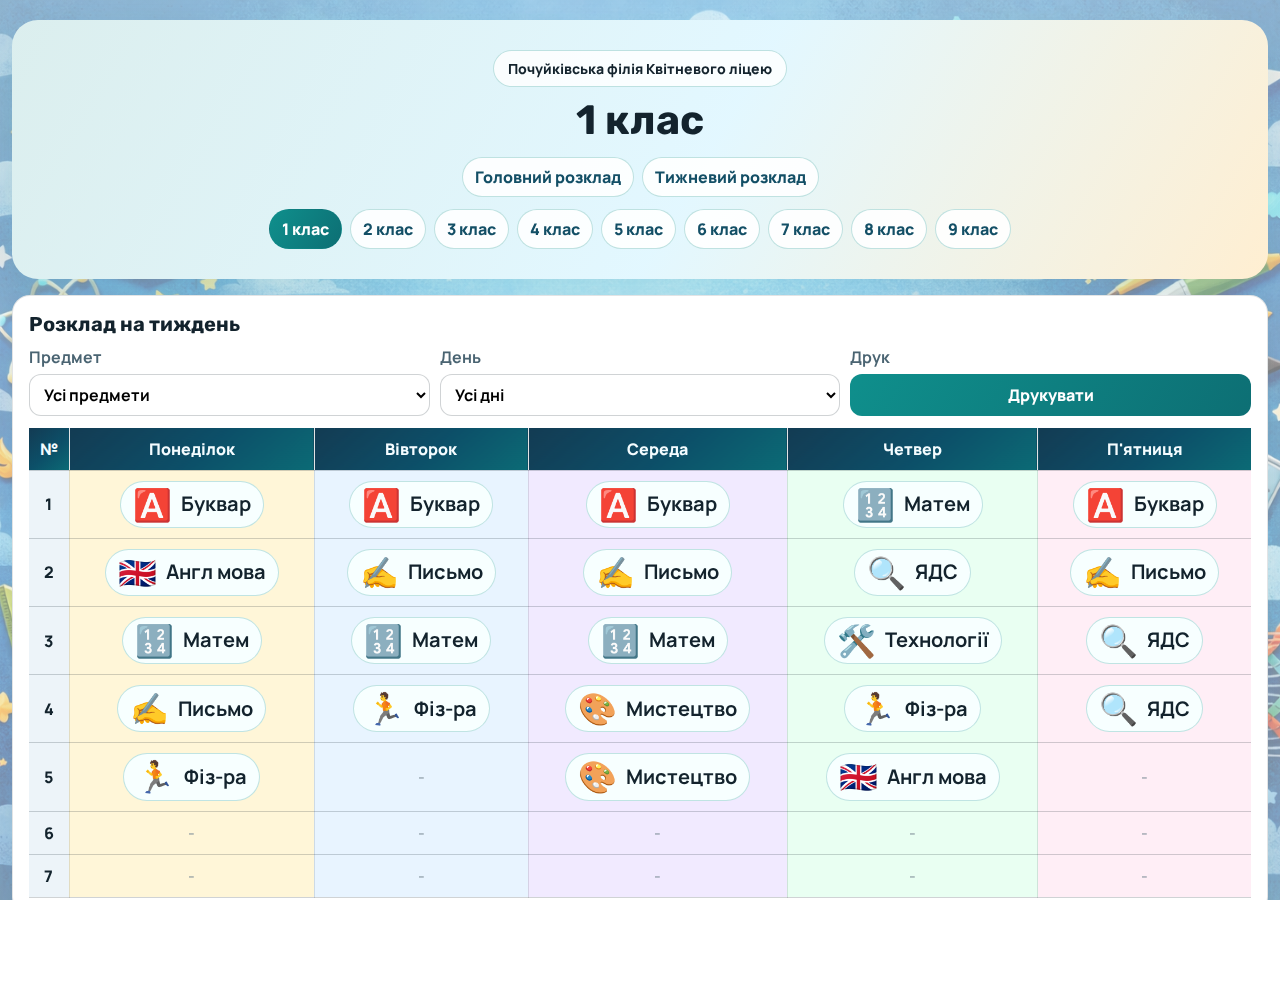
<file: class-1.html>
<!doctype html>
<html lang="uk">
  <head>
    <meta charset="UTF-8" />
    <meta name="viewport" content="width=device-width, initial-scale=1.0, maximum-scale=5.0, user-scalable=yes, viewport-fit=cover" />
    <title>1 клас | Почуйківська філія Квітневого ліцею</title>
    <link rel="preconnect" href="https://fonts.googleapis.com" />
    <link rel="preconnect" href="https://fonts.gstatic.com" crossorigin />
    <link
      href="https://fonts.googleapis.com/css2?family=Manrope:wght@400;500;600;700;800&family=Rubik:wght@500;600;700;800&display=swap"
      rel="stylesheet"
    />
    <style>
      :root {
        --bg: #f3f8f8;
        --bg-soft: #f8fcff;
        --card: #ffffff;
        --ink: #13232d;
        --muted: #4a6472;
        --line: rgba(19, 35, 45, 0.12);
        --brand: #0f8f8c;
        --brand-strong: #0d6f74;
        --glow: 0 20px 45px rgba(13, 111, 116, 0.16);
        --radius-xl: 26px;
        --radius-lg: 18px;
      }

      
      * { box-sizing: border-box; margin: 0; padding: 0; }

      html {
        height: 100%;
        scroll-behavior: smooth;
        overflow-x: auto;
        overflow-y: auto;
        -webkit-text-size-adjust: 100%;
        text-size-adjust: 100%;
      }

      body {
        height: 100%;
        min-height: 100vh;
        font-family: "Manrope", sans-serif;
        color: var(--ink);
        background: linear-gradient(160deg, var(--bg) 0%, var(--bg-soft) 62%, #eef8f4 100%);
        overflow-x: auto;
        overflow-y: auto;
        touch-action: pan-x pan-y pinch-zoom;
      }

      
      .site-bg {
        position: fixed;
        inset: 0;
        z-index: 0;
        background:
          linear-gradient(165deg, rgba(243, 248, 248, 0.56) 0%, rgba(248, 252, 255, 0.48) 52%, rgba(238, 248, 244, 0.54) 100%),
          radial-gradient(circle at 84% 14%, rgba(255, 209, 128, 0.14), transparent 28%),
          radial-gradient(circle at 10% 16%, rgba(15, 143, 140, 0.12), transparent 28%),
          url('./Заставка.png') center / cover no-repeat;
        pointer-events: none;
      }

      .print-bg-image {
        display: none;
      }

      .app {
        position: relative;
        z-index: 1;
        width: min(1280px, calc(100% - 24px));
        margin: 20px auto 40px;
      }

      .hero {
        border-radius: var(--radius-xl);
        background:
          linear-gradient(120deg, rgba(15, 143, 140, 0.15) 0%, rgba(217, 245, 255, 0.75) 55%, rgba(255, 209, 128, 0.36) 100%),
          var(--card);
        box-shadow: var(--glow);
        padding: 30px 24px;
        text-align: center;
      }

      .hero__school {
        display: inline-flex;
        align-items: center;
        padding: 8px 14px;
        border-radius: 999px;
        border: 1px solid rgba(15, 143, 140, 0.26);
        background: rgba(255, 255, 255, 0.82);
        font-weight: 800;
        font-size: 14px;
      }

      h1 {
        margin-top: 10px;
        font-family: "Rubik", sans-serif;
        font-size: clamp(28px, 3.2vw, 44px);
        line-height: 1.16;
      }

      .hero__links,
      .class-nav {
        margin-top: 12px;
        display: flex;
        gap: 8px;
        flex-wrap: wrap;
        justify-content: center;
      }

      .hero__links a,
      .class-tab {
        text-decoration: none;
        padding: 8px 12px;
        border-radius: 999px;
        border: 1px solid rgba(15, 143, 140, 0.26);
        background: rgba(255, 255, 255, 0.9);
        color: #134f66;
        font-weight: 800;
      }

      .class-tab.is-active {
        color: #ffffff;
        border-color: transparent;
        background: linear-gradient(120deg, var(--brand) 0%, var(--brand-strong) 100%);
      }

      .panel {
        margin-top: 16px;
        border-radius: var(--radius-lg);
        border: 1px solid var(--line);
        background: var(--card);
        box-shadow: 0 12px 26px rgba(19, 35, 45, 0.08);
        padding: 16px;
      }

      .panel h2 {
        font-family: "Rubik", sans-serif;
        font-size: 20px;
      }

      .controls {
        margin-top: 10px;
        display: grid;
        gap: 10px;
        grid-template-columns: repeat(3, minmax(160px, 1fr));
      }

      label {
        display: grid;
        gap: 6px;
        color: var(--muted);
        font-weight: 700;
      }

      select,
      button {
        min-height: 42px;
        padding: 8px 10px;
        border-radius: 12px;
        border: 1px solid rgba(19, 35, 45, 0.2);
        background: #fff;
        font: inherit;
      }

      button {
        border: 0;
        color: #fff;
        font-weight: 800;
        cursor: pointer;
        background: linear-gradient(120deg, var(--brand) 0%, var(--brand-strong) 100%);
      }

      .table-wrap {
        margin-top: 12px;
        overflow-x: auto;
        overflow-y: auto;
        max-width: 100%;
        -webkit-overflow-scrolling: touch;
        overscroll-behavior: auto;
        touch-action: pan-x pan-y pinch-zoom;
      }

      table {
        width: max-content;
        min-width: 100%;
        border-collapse: collapse;
      }

      th,
      td {
        border-bottom: 1px solid rgba(19, 35, 45, 0.2);
        border-right: 1px solid rgba(19, 35, 45, 0.12);
        padding: 10px 9px;
        text-align: center;
        vertical-align: middle;
      }

      th:last-child,
      td:last-child { border-right: 0; }

      thead th {
        position: sticky;
        top: 0;
        z-index: 1;
        color: #f4fcff;
        font-weight: 800;
        background: linear-gradient(140deg, #133b53 0%, #0c4f68 55%, #0b6a75 100%);
      }

      thead th:first-child,
      tbody th {
        width: 40px;
        min-width: 40px;
        max-width: 40px;
        padding-left: 4px;
        padding-right: 4px;
      }

      tbody th {
        background: #edf4f9;
        font-weight: 800;
        color: var(--ink);
      }

      td {
        background: #f9fcff;
        color: var(--ink);
      }

      tbody td[data-day="Понеділок"] { background: #fff6d8; }
      tbody td[data-day="Вівторок"] { background: #e8f4ff; }
      tbody td[data-day="Середа"] { background: #f1eaff; }
      tbody td[data-day="Четвер"] { background: #e9fff2; }
      tbody td[data-day="П'ятниця"] { background: #ffeef6; }


            .subject-stack {
        display: flex;
        align-items: center;
        justify-content: center;
        gap: 10px;
        flex-wrap: nowrap;
        white-space: nowrap;
        width: 100%;
      }

      .subject-chip {
        border: 1px solid rgba(15, 143, 140, 0.24);
        background: #f7ffff;
        border-radius: 999px;
        padding: 7px 12px;
        display: inline-flex;
        align-items: center;
        gap: 9px;
        font-size: 20px;
        font-weight: 700;
        line-height: 1.12;
        color: var(--ink);
        white-space: nowrap;
        cursor: pointer;
      }

      .subject-chip span:first-child {
        font-size: 1.56em;
        line-height: 1;
      }

      .subject-chip span:last-child {
        color: var(--ink);
        white-space: nowrap;
      }

      .subject-chip:hover {
        border-color: var(--brand);
        background: #ebfffe;
      }

      .subject-chip.is-active {
        color: #f3fbff;
        background: #0c4f68;
        border-color: rgba(255, 255, 255, 0.4);
      }

      .subject-chip.is-active span:last-child { color: #f3fbff; }

      td.is-match {
        color: #f3fbff;
        background: #0f6077;
      }

      td.is-match .subject-chip {
        color: #f3fbff;
        background: #0c4f68;
        border-color: rgba(255, 255, 255, 0.35);
      }

      td.is-match .subject-chip span:last-child { color: #f3fbff; }

      td.is-dim { opacity: 0.34; }

      .divider {
        color: #5f7380;
        font-weight: 700;
      }

      .empty { color: #7f8f99; }

      .footer {
        margin-top: 10px;
        text-align: center;
        color: var(--muted);
        font-weight: 600;
      }

      @media (max-width: 920px) {
        .controls { grid-template-columns: 1fr; }
        .app { width: min(1280px, calc(100% - 10px)); margin-top: 10px; }
      }

      
      @media (max-width: 760px) {
        .app {
          width: min(1280px, calc(100% - 8px));
          margin: 8px auto 22px;
        }

        .hero {
          padding: 18px 12px;
        }

        h1 {
          font-size: clamp(24px, 7.2vw, 34px);
        }

        .panel {
          padding: 10px;
        }

        .controls {
          gap: 8px;
        }

        .table-wrap {
          max-height: min(72vh, 560px);
        }

        th,
        td {
          padding: 9px 6px;
        }

        thead th {
          font-size: clamp(14px, 3.8vw, 19px);
        }

        tbody th {
          font-size: clamp(14px, 3.6vw, 18px);
        }

        .subject-stack {
          gap: 7px;
        }

        .subject-chip {
          font-size: clamp(14px, 3.7vw, 19px);
          padding: 6px 10px;
          gap: 7px;
          max-width: 100%;
        }

        .subject-chip span:first-child {
          font-size: 1.38em;
        }
      }
@media print {
        @page {
          size: A4 landscape;
          margin: 4mm;
        }

        html,
        body {
          width: 100%;
          height: auto;
          background: #ffffff !important;
          -webkit-print-color-adjust: exact;
          print-color-adjust: exact;
        }


        .hero__links,
        .class-nav,
        .controls,
        .footer {
          display: none !important;
        }
        .site-bg {
          display: none !important;
        }

        .print-bg-image {
          display: block !important;
          position: fixed !important;
          inset: 0 !important;
          width: 100vw !important;
          height: 100vh !important;
          object-fit: cover !important;
          opacity: 0.24 !important;
          z-index: 0 !important;
        }

        .app {
          width: 100% !important;
          margin: 0 !important;
          position: relative;
          z-index: 2;
        }

        .hero {
          padding: 0 0 2.5mm !important;
          margin: 0 !important;
          border: 0 !important;
          box-shadow: none !important;
          background: transparent !important;
        }

        .hero__school {
          border: 0 !important;
          background: transparent !important;
          padding: 0 !important;
          font-size: 11px !important;
          color: #0f1e25 !important;
          font-weight: 800 !important;
        }

        h1 {
          margin-top: 1.4mm !important;
          font-size: 21px !important;
          line-height: 1.02 !important;
          color: #0f1e25 !important;
        }

        .panel {
          margin: 0 !important;
          padding: 0 !important;
          border: 0 !important;
          box-shadow: none !important;
          background: transparent !important;
        }

        .panel h2 {
          display: none !important;
        }

        .table-wrap {
          margin: 0 !important;
          overflow: visible !important;
        }

        table {
          min-width: 0 !important;
          width: 100% !important;
          table-layout: fixed;
          border-collapse: collapse;
          background: rgba(255, 255, 255, 0.78) !important;
        }

        th,
        td {
          padding: 6px 5px !important;
          font-size: 18px !important;
          line-height: 1.0 !important;
          border-bottom: 1px solid #223744 !important;
          border-right: 1px solid #223744 !important;
          color: #0f1e25 !important;
          white-space: nowrap !important;
        }

        th:last-child,
        td:last-child { border-right: 0 !important; }

        thead th {
          position: static !important;
          background: linear-gradient(140deg, #133b53 0%, #0c4f68 55%, #0b6a75 100%) !important;
          color: #f4fcff !important;
          font-size: 28px !important;
          font-weight: 800 !important;
          white-space: nowrap !important;
        }

        thead th:first-child,
        tbody th {
          width: 3.7% !important;
          min-width: 0 !important;
          max-width: none !important;
          background: rgba(255, 255, 255, 0.9) !important;
          color: #0f1e25 !important;
        }

        thead th:not(:first-child),
        tbody td {
          width: 19.26% !important;
        }

        tbody td[data-day="Понеділок"] { background: rgba(255, 246, 216, 0.92) !important; }
        tbody td[data-day="Вівторок"] { background: rgba(232, 244, 255, 0.92) !important; }
        tbody td[data-day="Середа"] { background: rgba(241, 234, 255, 0.92) !important; }
        tbody td[data-day="Четвер"] { background: rgba(233, 255, 242, 0.92) !important; }
        tbody td[data-day="П'ятниця"] { background: rgba(255, 238, 246, 0.92) !important; }

        .subject-stack {
          gap: 4px !important;
          flex-wrap: nowrap !important;
          white-space: nowrap !important;
          justify-content: center !important;
        }

        .subject-chip {
          border: 0 !important;
          border-radius: 0 !important;
          background: transparent !important;
          color: #0f1e25 !important;
          box-shadow: none !important;
          display: inline-flex !important;
          align-items: center !important;
          gap: 3px !important;
          padding: 0 !important;
          font-size: 24px !important;
          line-height: 1.0 !important;
          white-space: nowrap !important;
        }

        .subject-chip span:first-child {
          font-size: 34px !important;
          line-height: 1 !important;
        }

        .subject-chip span:last-child {
          color: #0f1e25 !important;
          white-space: nowrap !important;
        }

        .divider {
          color: #415762 !important;
          font-size: 14px !important;
          white-space: nowrap !important;
        }

        .empty {
          color: #435965 !important;
          white-space: nowrap !important;
        }

        td.is-match,
        td.is-dim {
          opacity: 1 !important;
          color: #0f1e25 !important;
        }

        tr,
        table,
        .panel,
        .table-wrap {
          page-break-inside: avoid;
          break-inside: avoid;
        }
      }
    </style>
  </head>
  <body>
    <div class="site-bg" aria-hidden="true"></div>
    <img class="print-bg-image" src="./Заставка.png" alt="" aria-hidden="true" />
    <div class="app">
      <header class="hero">
        <p class="hero__school">Почуйківська філія Квітневого ліцею</p>
        <h1>1 клас</h1>

        <div class="hero__links">
          <a href="index.html">Головний розклад</a>
          <a href="#week">Тижневий розклад</a>
        </div>

        <nav class="class-nav" aria-label="Перехід між класами">
          <a class="class-tab is-active" href="class-1.html">1 клас</a><a class="class-tab" href="class-2.html">2 клас</a><a class="class-tab" href="class-3.html">3 клас</a><a class="class-tab" href="class-4.html">4 клас</a><a class="class-tab" href="class-5.html">5 клас</a><a class="class-tab" href="class-6.html">6 клас</a><a class="class-tab" href="class-7.html">7 клас</a><a class="class-tab" href="class-8.html">8 клас</a><a class="class-tab" href="class-9.html">9 клас</a>
        </nav>
      </header>

      <section class="panel" id="week">
        <h2>Розклад на тиждень</h2>

        <div class="controls">
          <label>
            Предмет
            <select id="subjectSearch">
              <option value="">Усі предмети</option>
            </select>
          </label>

          <label>
            День
            <select id="daySearch">
              <option value="">Усі дні</option>
            </select>
          </label>

          <label>
            Друк
            <button id="printButton" type="button">Друкувати</button>
          </label>
        </div>

        <div class="table-wrap">
          <table>
            <thead>
              <tr id="headRow"></tr>
            </thead>
            <tbody id="bodyRows"></tbody>
          </table>
        </div>
      </section>

      <footer class="footer">Натисніть на предмет, щоб підсвітити його у всьому тижні.</footer>
    </div>

    <script>
      const dayOrder = [{"id": "monday", "label": "Понеділок"}, {"id": "tuesday", "label": "Вівторок"}, {"id": "wednesday", "label": "Середа"}, {"id": "thursday", "label": "Четвер"}, {"id": "friday", "label": "П'ятниця"}];
      const lessons = [1, 2, 3, 4, 5, 6, 7];
      const tableData = {"Понеділок": {"1": "Буквар", "2": "Англ мова", "3": "Матем", "4": "Письмо", "5": "Фіз-ра", "6": "", "7": ""}, "Вівторок": {"1": "Буквар", "2": "Письмо", "3": "Матем", "4": "Фіз-ра", "5": "", "6": "", "7": ""}, "Середа": {"1": "Буквар", "2": "Письмо", "3": "Матем", "4": "Мистецтво", "5": "Мистецтво", "6": "", "7": ""}, "Четвер": {"1": "Матем", "2": "ЯДС", "3": "Технології", "4": "Фіз-ра", "5": "Англ мова", "6": "", "7": ""}, "П'ятниця": {"1": "Буквар", "2": "Письмо", "3": "ЯДС", "4": "ЯДС", "5": "", "6": "", "7": ""}};
      const subjectIcons = {"Інформатика": "💻", "Іст рідн краю": "🏡", "Історія": "🏺", "Історія Укр": "⚔️", "Алгебра": "📉", "Англ мова": "🇬🇧", "Буквар": "🅰️", "Біологія": "🧬", "Всесв іст": "🌍", "Географія": "🧭", "Геометрія": "📐", "Гром осв": "⚖️", "Зар літ": "📜", "Літ чит": "📖", "Матем": "🔢", "Мистецтво": "🎨", "Музика": "🎵", "Нім мова": "🇩🇪", "Обр мист": "🖌️", "Осн зд": "🍎", "Письмо": "✍️", "Природозн.": "🌱", "Підпр і фін.": "💼", "Технології": "🛠️", "Укр літ": "📚", "Укр мова": "🖋️", "Фіз-ра": "🏃", "Фізика": "⚛️", "Хімія": "🧪", "ЯДС": "🔍"};

      const escapeHtml = (value) =>
        String(value)
          .replaceAll("&", "&amp;")
          .replaceAll("<", "&lt;")
          .replaceAll(">", "&gt;")
          .replaceAll('"', "&quot;")
          .replaceAll("'", "&#39;");

      const splitSubjects = (raw) => {
        const clean = String(raw || "").trim();
        if (!clean) return [];

        return clean
          .split("/")
          .map((part) => part.trim())
          .filter(Boolean)
          .map((label) => ({
            label,
            canonical: label,
            icon: subjectIcons[label] || "📘"
          }));
      };

      const daySearch = document.getElementById("daySearch");
      daySearch.innerHTML =
        '<option value="">Усі дні</option>' +
        dayOrder.map((day) => `<option value="${escapeHtml(day.label)}">${escapeHtml(day.label)}</option>`).join("");

      const subjects = Array.from(
        new Set(
          Object.values(tableData).flatMap((dayMap) =>
            Object.values(dayMap).flatMap((cell) => splitSubjects(cell).map((s) => s.canonical))
          )
        )
      ).sort((a, b) => a.localeCompare(b, "uk"));

      const subjectSearch = document.getElementById("subjectSearch");
      subjectSearch.innerHTML =
        '<option value="">Усі предмети</option>' +
        subjects
          .map((subject) => `<option value="${escapeHtml(subject)}">${subjectIcons[subject] || "📘"} ${escapeHtml(subject)}</option>`)
          .join("");

      const headRow = document.getElementById("headRow");
      headRow.innerHTML =
        `<th>№</th>` +
        dayOrder.map((day) => `<th data-day="${escapeHtml(day.label)}">${escapeHtml(day.label)}</th>`).join("");

      const bodyRows = document.getElementById("bodyRows");
      bodyRows.innerHTML = lessons
        .map((lesson) => {
          const dayCells = dayOrder
            .map((day) => {
              const value = tableData[day.label]?.[lesson] || "";
              const pieces = splitSubjects(value);

              if (!pieces.length) {
                return `<td data-day="${escapeHtml(day.label)}"><span class="empty">-</span></td>`;
              }

              const chips = pieces
                .map(
                  (subject) =>
                    `<button class="subject-chip" data-subject="${escapeHtml(subject.canonical)}" type="button">` +
                    `<span>${escapeHtml(subject.icon)}</span>` +
                    `<span>${escapeHtml(subject.label)}</span>` +
                    `</button>`
                )
                .join('<span class="divider">/</span>');

              return `<td data-day="${escapeHtml(day.label)}"><div class="subject-stack">${chips}</div></td>`;
            })
            .join("");

          return `<tr><th>${lesson}</th>${dayCells}</tr>`;
        })
        .join("");

      let activeSubject = "";

      const clearHighlight = () => {
        activeSubject = "";
        document.querySelectorAll(".subject-chip").forEach((chip) => chip.classList.remove("is-active"));
        document.querySelectorAll("td.is-match").forEach((cell) => cell.classList.remove("is-match"));
      };

      const applyFilters = () => {
        const selectedSubject = subjectSearch.value;
        const selectedDay = daySearch.value;

        document.querySelectorAll("thead th[data-day]").forEach((headerCell) => {
          const hidden = Boolean(selectedDay) && headerCell.dataset.day !== selectedDay;
          headerCell.style.display = hidden ? "none" : "";
        });

        document.querySelectorAll("tbody tr").forEach((row) => {
          row.querySelectorAll("td[data-day]").forEach((cell) => {
            const hiddenByDay = Boolean(selectedDay) && cell.dataset.day !== selectedDay;
            cell.style.display = hiddenByDay ? "none" : "";

            if (hiddenByDay) return;

            const chips = Array.from(cell.querySelectorAll(".subject-chip"));
            const matchedBySubject = !selectedSubject || chips.some((chip) => chip.dataset.subject === selectedSubject);
            cell.classList.toggle("is-dim", !matchedBySubject && chips.length > 0);
          });
        });
      };

      document.addEventListener("click", (event) => {
        const chip = event.target.closest(".subject-chip");
        if (!chip) return;

        const subject = chip.dataset.subject || "";
        if (activeSubject === subject) {
          clearHighlight();
          return;
        }

        clearHighlight();
        activeSubject = subject;

        document.querySelectorAll("tbody td[data-day]").forEach((cell) => {
          const chips = Array.from(cell.querySelectorAll(".subject-chip"));
          const matched = chips.some((c) => c.dataset.subject === subject);
          cell.classList.toggle("is-match", matched);
          chips.forEach((c) => c.classList.toggle("is-active", c.dataset.subject === subject));
        });
      });

      subjectSearch.addEventListener("change", applyFilters);
      daySearch.addEventListener("change", applyFilters);
      document.getElementById("printButton").addEventListener("click", () => window.print());

      applyFilters();
    </script>
  </body>
</html>
</file>
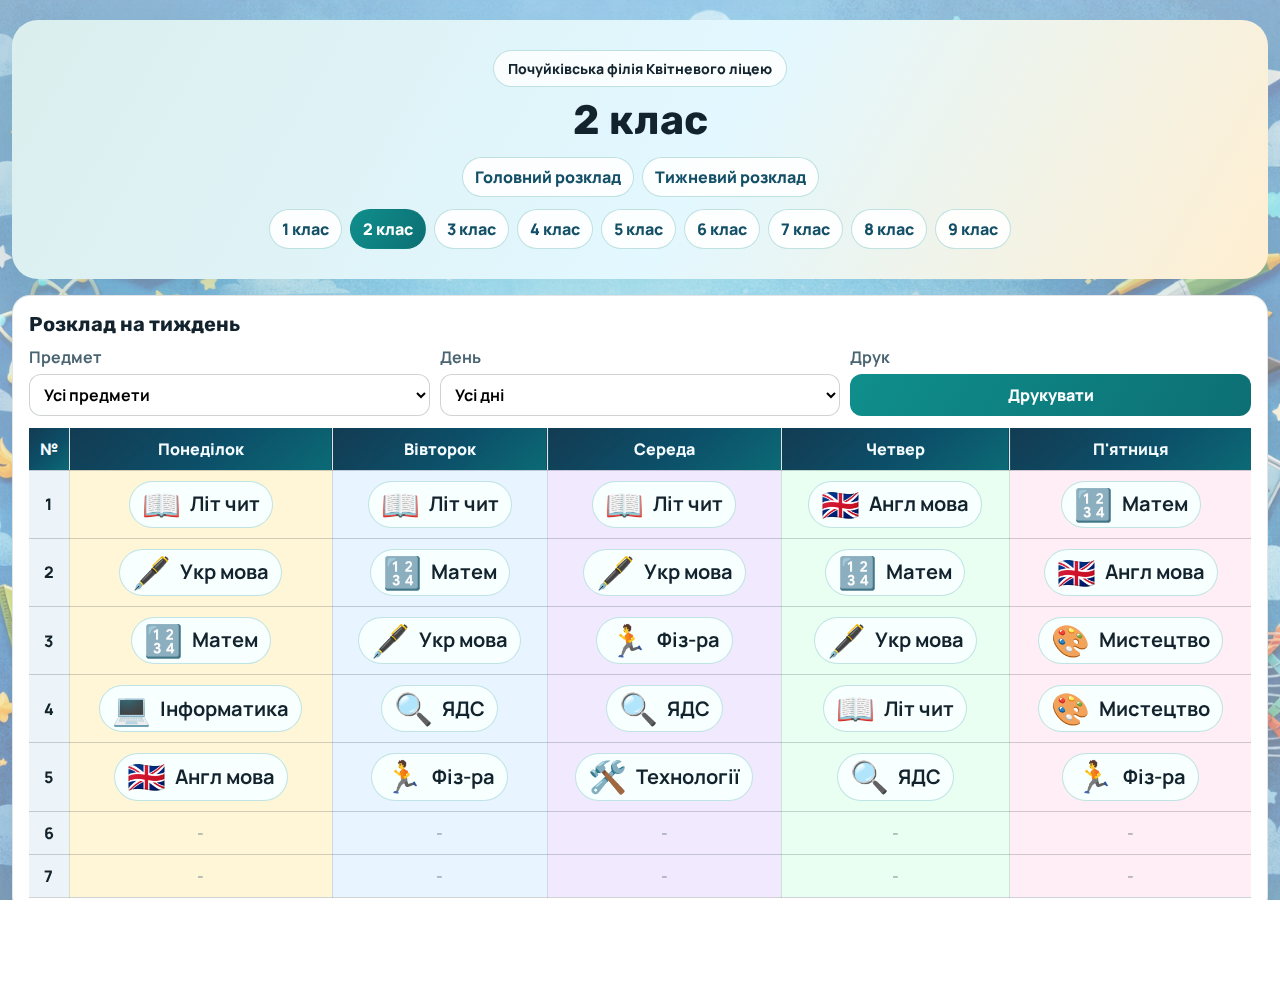
<file: class-2.html>
<!doctype html>
<html lang="uk">
  <head>
    <meta charset="UTF-8" />
    <meta name="viewport" content="width=device-width, initial-scale=1.0, maximum-scale=5.0, user-scalable=yes, viewport-fit=cover" />
    <title>2 клас | Почуйківська філія Квітневого ліцею</title>
    <link rel="preconnect" href="https://fonts.googleapis.com" />
    <link rel="preconnect" href="https://fonts.gstatic.com" crossorigin />
    <link
      href="https://fonts.googleapis.com/css2?family=Manrope:wght@400;500;600;700;800&family=Rubik:wght@500;600;700;800&display=swap"
      rel="stylesheet"
    />
    <style>
      :root {
        --bg: #f3f8f8;
        --bg-soft: #f8fcff;
        --card: #ffffff;
        --ink: #13232d;
        --muted: #4a6472;
        --line: rgba(19, 35, 45, 0.12);
        --brand: #0f8f8c;
        --brand-strong: #0d6f74;
        --glow: 0 20px 45px rgba(13, 111, 116, 0.16);
        --radius-xl: 26px;
        --radius-lg: 18px;
      }

      
      * { box-sizing: border-box; margin: 0; padding: 0; }

      html {
        height: 100%;
        scroll-behavior: smooth;
        overflow-x: auto;
        overflow-y: auto;
        -webkit-text-size-adjust: 100%;
        text-size-adjust: 100%;
      }

      body {
        height: 100%;
        min-height: 100vh;
        font-family: "Manrope", sans-serif;
        color: var(--ink);
        background: linear-gradient(160deg, var(--bg) 0%, var(--bg-soft) 62%, #eef8f4 100%);
        overflow-x: auto;
        overflow-y: auto;
        touch-action: pan-x pan-y pinch-zoom;
      }

      
      .site-bg {
        position: fixed;
        inset: 0;
        z-index: 0;
        background:
          linear-gradient(165deg, rgba(243, 248, 248, 0.56) 0%, rgba(248, 252, 255, 0.48) 52%, rgba(238, 248, 244, 0.54) 100%),
          radial-gradient(circle at 84% 14%, rgba(255, 209, 128, 0.14), transparent 28%),
          radial-gradient(circle at 10% 16%, rgba(15, 143, 140, 0.12), transparent 28%),
          url('./Заставка.png') center / cover no-repeat;
        pointer-events: none;
      }

      .print-bg-image {
        display: none;
      }

      .app {
        position: relative;
        z-index: 1;
        width: min(1280px, calc(100% - 24px));
        margin: 20px auto 40px;
      }

      .hero {
        border-radius: var(--radius-xl);
        background:
          linear-gradient(120deg, rgba(15, 143, 140, 0.15) 0%, rgba(217, 245, 255, 0.75) 55%, rgba(255, 209, 128, 0.36) 100%),
          var(--card);
        box-shadow: var(--glow);
        padding: 30px 24px;
        text-align: center;
      }

      .hero__school {
        display: inline-flex;
        align-items: center;
        padding: 8px 14px;
        border-radius: 999px;
        border: 1px solid rgba(15, 143, 140, 0.26);
        background: rgba(255, 255, 255, 0.82);
        font-weight: 800;
        font-size: 14px;
      }

      h1 {
        margin-top: 10px;
        font-family: "Rubik", sans-serif;
        font-size: clamp(28px, 3.2vw, 44px);
        line-height: 1.16;
      }

      .hero__links,
      .class-nav {
        margin-top: 12px;
        display: flex;
        gap: 8px;
        flex-wrap: wrap;
        justify-content: center;
      }

      .hero__links a,
      .class-tab {
        text-decoration: none;
        padding: 8px 12px;
        border-radius: 999px;
        border: 1px solid rgba(15, 143, 140, 0.26);
        background: rgba(255, 255, 255, 0.9);
        color: #134f66;
        font-weight: 800;
      }

      .class-tab.is-active {
        color: #ffffff;
        border-color: transparent;
        background: linear-gradient(120deg, var(--brand) 0%, var(--brand-strong) 100%);
      }

      .panel {
        margin-top: 16px;
        border-radius: var(--radius-lg);
        border: 1px solid var(--line);
        background: var(--card);
        box-shadow: 0 12px 26px rgba(19, 35, 45, 0.08);
        padding: 16px;
      }

      .panel h2 {
        font-family: "Rubik", sans-serif;
        font-size: 20px;
      }

      .controls {
        margin-top: 10px;
        display: grid;
        gap: 10px;
        grid-template-columns: repeat(3, minmax(160px, 1fr));
      }

      label {
        display: grid;
        gap: 6px;
        color: var(--muted);
        font-weight: 700;
      }

      select,
      button {
        min-height: 42px;
        padding: 8px 10px;
        border-radius: 12px;
        border: 1px solid rgba(19, 35, 45, 0.2);
        background: #fff;
        font: inherit;
      }

      button {
        border: 0;
        color: #fff;
        font-weight: 800;
        cursor: pointer;
        background: linear-gradient(120deg, var(--brand) 0%, var(--brand-strong) 100%);
      }

      .table-wrap {
        margin-top: 12px;
        overflow-x: auto;
        overflow-y: auto;
        max-width: 100%;
        -webkit-overflow-scrolling: touch;
        overscroll-behavior: auto;
        touch-action: pan-x pan-y pinch-zoom;
      }

      table {
        width: max-content;
        min-width: 100%;
        border-collapse: collapse;
      }

      th,
      td {
        border-bottom: 1px solid rgba(19, 35, 45, 0.2);
        border-right: 1px solid rgba(19, 35, 45, 0.12);
        padding: 10px 9px;
        text-align: center;
        vertical-align: middle;
      }

      th:last-child,
      td:last-child { border-right: 0; }

      thead th {
        position: sticky;
        top: 0;
        z-index: 1;
        color: #f4fcff;
        font-weight: 800;
        background: linear-gradient(140deg, #133b53 0%, #0c4f68 55%, #0b6a75 100%);
      }

      thead th:first-child,
      tbody th {
        width: 40px;
        min-width: 40px;
        max-width: 40px;
        padding-left: 4px;
        padding-right: 4px;
      }

      tbody th {
        background: #edf4f9;
        font-weight: 800;
        color: var(--ink);
      }

      td {
        background: #f9fcff;
        color: var(--ink);
      }

      tbody td[data-day="Понеділок"] { background: #fff6d8; }
      tbody td[data-day="Вівторок"] { background: #e8f4ff; }
      tbody td[data-day="Середа"] { background: #f1eaff; }
      tbody td[data-day="Четвер"] { background: #e9fff2; }
      tbody td[data-day="П'ятниця"] { background: #ffeef6; }


            .subject-stack {
        display: flex;
        align-items: center;
        justify-content: center;
        gap: 10px;
        flex-wrap: nowrap;
        white-space: nowrap;
        width: 100%;
      }

      .subject-chip {
        border: 1px solid rgba(15, 143, 140, 0.24);
        background: #f7ffff;
        border-radius: 999px;
        padding: 7px 12px;
        display: inline-flex;
        align-items: center;
        gap: 9px;
        font-size: 20px;
        font-weight: 700;
        line-height: 1.12;
        color: var(--ink);
        white-space: nowrap;
        cursor: pointer;
      }

      .subject-chip span:first-child {
        font-size: 1.56em;
        line-height: 1;
      }

      .subject-chip span:last-child {
        color: var(--ink);
        white-space: nowrap;
      }

      .subject-chip:hover {
        border-color: var(--brand);
        background: #ebfffe;
      }

      .subject-chip.is-active {
        color: #f3fbff;
        background: #0c4f68;
        border-color: rgba(255, 255, 255, 0.4);
      }

      .subject-chip.is-active span:last-child { color: #f3fbff; }

      td.is-match {
        color: #f3fbff;
        background: #0f6077;
      }

      td.is-match .subject-chip {
        color: #f3fbff;
        background: #0c4f68;
        border-color: rgba(255, 255, 255, 0.35);
      }

      td.is-match .subject-chip span:last-child { color: #f3fbff; }

      td.is-dim { opacity: 0.34; }

      .divider {
        color: #5f7380;
        font-weight: 700;
      }

      .empty { color: #7f8f99; }

      .footer {
        margin-top: 10px;
        text-align: center;
        color: var(--muted);
        font-weight: 600;
      }

      @media (max-width: 920px) {
        .controls { grid-template-columns: 1fr; }
        .app { width: min(1280px, calc(100% - 10px)); margin-top: 10px; }
      }

      
      @media (max-width: 760px) {
        .app {
          width: min(1280px, calc(100% - 8px));
          margin: 8px auto 22px;
        }

        .hero {
          padding: 18px 12px;
        }

        h1 {
          font-size: clamp(24px, 7.2vw, 34px);
        }

        .panel {
          padding: 10px;
        }

        .controls {
          gap: 8px;
        }

        .table-wrap {
          max-height: min(72vh, 560px);
        }

        th,
        td {
          padding: 9px 6px;
        }

        thead th {
          font-size: clamp(14px, 3.8vw, 19px);
        }

        tbody th {
          font-size: clamp(14px, 3.6vw, 18px);
        }

        .subject-stack {
          gap: 7px;
        }

        .subject-chip {
          font-size: clamp(14px, 3.7vw, 19px);
          padding: 6px 10px;
          gap: 7px;
          max-width: 100%;
        }

        .subject-chip span:first-child {
          font-size: 1.38em;
        }
      }
@media print {
        @page {
          size: A4 landscape;
          margin: 4mm;
        }

        html,
        body {
          width: 100%;
          height: auto;
          background: #ffffff !important;
          -webkit-print-color-adjust: exact;
          print-color-adjust: exact;
        }


        .hero__links,
        .class-nav,
        .controls,
        .footer {
          display: none !important;
        }
        .site-bg {
          display: none !important;
        }

        .print-bg-image {
          display: block !important;
          position: fixed !important;
          inset: 0 !important;
          width: 100vw !important;
          height: 100vh !important;
          object-fit: cover !important;
          opacity: 0.24 !important;
          z-index: 0 !important;
        }

        .app {
          width: 100% !important;
          margin: 0 !important;
          position: relative;
          z-index: 2;
        }

        .hero {
          padding: 0 0 2.5mm !important;
          margin: 0 !important;
          border: 0 !important;
          box-shadow: none !important;
          background: transparent !important;
        }

        .hero__school {
          border: 0 !important;
          background: transparent !important;
          padding: 0 !important;
          font-size: 11px !important;
          color: #0f1e25 !important;
          font-weight: 800 !important;
        }

        h1 {
          margin-top: 1.4mm !important;
          font-size: 21px !important;
          line-height: 1.02 !important;
          color: #0f1e25 !important;
        }

        .panel {
          margin: 0 !important;
          padding: 0 !important;
          border: 0 !important;
          box-shadow: none !important;
          background: transparent !important;
        }

        .panel h2 {
          display: none !important;
        }

        .table-wrap {
          margin: 0 !important;
          overflow: visible !important;
        }

        table {
          min-width: 0 !important;
          width: 100% !important;
          table-layout: fixed;
          border-collapse: collapse;
          background: rgba(255, 255, 255, 0.78) !important;
        }

        th,
        td {
          padding: 6px 5px !important;
          font-size: 18px !important;
          line-height: 1.0 !important;
          border-bottom: 1px solid #223744 !important;
          border-right: 1px solid #223744 !important;
          color: #0f1e25 !important;
          white-space: nowrap !important;
        }

        th:last-child,
        td:last-child { border-right: 0 !important; }

        thead th {
          position: static !important;
          background: linear-gradient(140deg, #133b53 0%, #0c4f68 55%, #0b6a75 100%) !important;
          color: #f4fcff !important;
          font-size: 28px !important;
          font-weight: 800 !important;
          white-space: nowrap !important;
        }

        thead th:first-child,
        tbody th {
          width: 3.7% !important;
          min-width: 0 !important;
          max-width: none !important;
          background: rgba(255, 255, 255, 0.9) !important;
          color: #0f1e25 !important;
        }

        thead th:not(:first-child),
        tbody td {
          width: 19.26% !important;
        }

        tbody td[data-day="Понеділок"] { background: rgba(255, 246, 216, 0.92) !important; }
        tbody td[data-day="Вівторок"] { background: rgba(232, 244, 255, 0.92) !important; }
        tbody td[data-day="Середа"] { background: rgba(241, 234, 255, 0.92) !important; }
        tbody td[data-day="Четвер"] { background: rgba(233, 255, 242, 0.92) !important; }
        tbody td[data-day="П'ятниця"] { background: rgba(255, 238, 246, 0.92) !important; }

        .subject-stack {
          gap: 4px !important;
          flex-wrap: nowrap !important;
          white-space: nowrap !important;
          justify-content: center !important;
        }

        .subject-chip {
          border: 0 !important;
          border-radius: 0 !important;
          background: transparent !important;
          color: #0f1e25 !important;
          box-shadow: none !important;
          display: inline-flex !important;
          align-items: center !important;
          gap: 3px !important;
          padding: 0 !important;
          font-size: 24px !important;
          line-height: 1.0 !important;
          white-space: nowrap !important;
        }

        .subject-chip span:first-child {
          font-size: 34px !important;
          line-height: 1 !important;
        }

        .subject-chip span:last-child {
          color: #0f1e25 !important;
          white-space: nowrap !important;
        }

        .divider {
          color: #415762 !important;
          font-size: 14px !important;
          white-space: nowrap !important;
        }

        .empty {
          color: #435965 !important;
          white-space: nowrap !important;
        }

        td.is-match,
        td.is-dim {
          opacity: 1 !important;
          color: #0f1e25 !important;
        }

        tr,
        table,
        .panel,
        .table-wrap {
          page-break-inside: avoid;
          break-inside: avoid;
        }
      }
    </style>
  </head>
  <body>
    <div class="site-bg" aria-hidden="true"></div>
    <img class="print-bg-image" src="./Заставка.png" alt="" aria-hidden="true" />
    <div class="app">
      <header class="hero">
        <p class="hero__school">Почуйківська філія Квітневого ліцею</p>
        <h1>2 клас</h1>

        <div class="hero__links">
          <a href="index.html">Головний розклад</a>
          <a href="#week">Тижневий розклад</a>
        </div>

        <nav class="class-nav" aria-label="Перехід між класами">
          <a class="class-tab" href="class-1.html">1 клас</a><a class="class-tab is-active" href="class-2.html">2 клас</a><a class="class-tab" href="class-3.html">3 клас</a><a class="class-tab" href="class-4.html">4 клас</a><a class="class-tab" href="class-5.html">5 клас</a><a class="class-tab" href="class-6.html">6 клас</a><a class="class-tab" href="class-7.html">7 клас</a><a class="class-tab" href="class-8.html">8 клас</a><a class="class-tab" href="class-9.html">9 клас</a>
        </nav>
      </header>

      <section class="panel" id="week">
        <h2>Розклад на тиждень</h2>

        <div class="controls">
          <label>
            Предмет
            <select id="subjectSearch">
              <option value="">Усі предмети</option>
            </select>
          </label>

          <label>
            День
            <select id="daySearch">
              <option value="">Усі дні</option>
            </select>
          </label>

          <label>
            Друк
            <button id="printButton" type="button">Друкувати</button>
          </label>
        </div>

        <div class="table-wrap">
          <table>
            <thead>
              <tr id="headRow"></tr>
            </thead>
            <tbody id="bodyRows"></tbody>
          </table>
        </div>
      </section>

      <footer class="footer">Натисніть на предмет, щоб підсвітити його у всьому тижні.</footer>
    </div>

    <script>
      const dayOrder = [{"id": "monday", "label": "Понеділок"}, {"id": "tuesday", "label": "Вівторок"}, {"id": "wednesday", "label": "Середа"}, {"id": "thursday", "label": "Четвер"}, {"id": "friday", "label": "П'ятниця"}];
      const lessons = [1, 2, 3, 4, 5, 6, 7];
      const tableData = {"Понеділок": {"1": "Літ чит", "2": "Укр мова", "3": "Матем", "4": "Інформатика", "5": "Англ мова", "6": "", "7": ""}, "Вівторок": {"1": "Літ чит", "2": "Матем", "3": "Укр мова", "4": "ЯДС", "5": "Фіз-ра", "6": "", "7": ""}, "Середа": {"1": "Літ чит", "2": "Укр мова", "3": "Фіз-ра", "4": "ЯДС", "5": "Технології", "6": "", "7": ""}, "Четвер": {"1": "Англ мова", "2": "Матем", "3": "Укр мова", "4": "Літ чит", "5": "ЯДС", "6": "", "7": ""}, "П'ятниця": {"1": "Матем", "2": "Англ мова", "3": "Мистецтво", "4": "Мистецтво", "5": "Фіз-ра", "6": "", "7": ""}};
      const subjectIcons = {"Інформатика": "💻", "Іст рідн краю": "🏡", "Історія": "🏺", "Історія Укр": "⚔️", "Алгебра": "📉", "Англ мова": "🇬🇧", "Буквар": "🅰️", "Біологія": "🧬", "Всесв іст": "🌍", "Географія": "🧭", "Геометрія": "📐", "Гром осв": "⚖️", "Зар літ": "📜", "Літ чит": "📖", "Матем": "🔢", "Мистецтво": "🎨", "Музика": "🎵", "Нім мова": "🇩🇪", "Обр мист": "🖌️", "Осн зд": "🍎", "Письмо": "✍️", "Природозн.": "🌱", "Підпр і фін.": "💼", "Технології": "🛠️", "Укр літ": "📚", "Укр мова": "🖋️", "Фіз-ра": "🏃", "Фізика": "⚛️", "Хімія": "🧪", "ЯДС": "🔍"};

      const escapeHtml = (value) =>
        String(value)
          .replaceAll("&", "&amp;")
          .replaceAll("<", "&lt;")
          .replaceAll(">", "&gt;")
          .replaceAll('"', "&quot;")
          .replaceAll("'", "&#39;");

      const splitSubjects = (raw) => {
        const clean = String(raw || "").trim();
        if (!clean) return [];

        return clean
          .split("/")
          .map((part) => part.trim())
          .filter(Boolean)
          .map((label) => ({
            label,
            canonical: label,
            icon: subjectIcons[label] || "📘"
          }));
      };

      const daySearch = document.getElementById("daySearch");
      daySearch.innerHTML =
        '<option value="">Усі дні</option>' +
        dayOrder.map((day) => `<option value="${escapeHtml(day.label)}">${escapeHtml(day.label)}</option>`).join("");

      const subjects = Array.from(
        new Set(
          Object.values(tableData).flatMap((dayMap) =>
            Object.values(dayMap).flatMap((cell) => splitSubjects(cell).map((s) => s.canonical))
          )
        )
      ).sort((a, b) => a.localeCompare(b, "uk"));

      const subjectSearch = document.getElementById("subjectSearch");
      subjectSearch.innerHTML =
        '<option value="">Усі предмети</option>' +
        subjects
          .map((subject) => `<option value="${escapeHtml(subject)}">${subjectIcons[subject] || "📘"} ${escapeHtml(subject)}</option>`)
          .join("");

      const headRow = document.getElementById("headRow");
      headRow.innerHTML =
        `<th>№</th>` +
        dayOrder.map((day) => `<th data-day="${escapeHtml(day.label)}">${escapeHtml(day.label)}</th>`).join("");

      const bodyRows = document.getElementById("bodyRows");
      bodyRows.innerHTML = lessons
        .map((lesson) => {
          const dayCells = dayOrder
            .map((day) => {
              const value = tableData[day.label]?.[lesson] || "";
              const pieces = splitSubjects(value);

              if (!pieces.length) {
                return `<td data-day="${escapeHtml(day.label)}"><span class="empty">-</span></td>`;
              }

              const chips = pieces
                .map(
                  (subject) =>
                    `<button class="subject-chip" data-subject="${escapeHtml(subject.canonical)}" type="button">` +
                    `<span>${escapeHtml(subject.icon)}</span>` +
                    `<span>${escapeHtml(subject.label)}</span>` +
                    `</button>`
                )
                .join('<span class="divider">/</span>');

              return `<td data-day="${escapeHtml(day.label)}"><div class="subject-stack">${chips}</div></td>`;
            })
            .join("");

          return `<tr><th>${lesson}</th>${dayCells}</tr>`;
        })
        .join("");

      let activeSubject = "";

      const clearHighlight = () => {
        activeSubject = "";
        document.querySelectorAll(".subject-chip").forEach((chip) => chip.classList.remove("is-active"));
        document.querySelectorAll("td.is-match").forEach((cell) => cell.classList.remove("is-match"));
      };

      const applyFilters = () => {
        const selectedSubject = subjectSearch.value;
        const selectedDay = daySearch.value;

        document.querySelectorAll("thead th[data-day]").forEach((headerCell) => {
          const hidden = Boolean(selectedDay) && headerCell.dataset.day !== selectedDay;
          headerCell.style.display = hidden ? "none" : "";
        });

        document.querySelectorAll("tbody tr").forEach((row) => {
          row.querySelectorAll("td[data-day]").forEach((cell) => {
            const hiddenByDay = Boolean(selectedDay) && cell.dataset.day !== selectedDay;
            cell.style.display = hiddenByDay ? "none" : "";

            if (hiddenByDay) return;

            const chips = Array.from(cell.querySelectorAll(".subject-chip"));
            const matchedBySubject = !selectedSubject || chips.some((chip) => chip.dataset.subject === selectedSubject);
            cell.classList.toggle("is-dim", !matchedBySubject && chips.length > 0);
          });
        });
      };

      document.addEventListener("click", (event) => {
        const chip = event.target.closest(".subject-chip");
        if (!chip) return;

        const subject = chip.dataset.subject || "";
        if (activeSubject === subject) {
          clearHighlight();
          return;
        }

        clearHighlight();
        activeSubject = subject;

        document.querySelectorAll("tbody td[data-day]").forEach((cell) => {
          const chips = Array.from(cell.querySelectorAll(".subject-chip"));
          const matched = chips.some((c) => c.dataset.subject === subject);
          cell.classList.toggle("is-match", matched);
          chips.forEach((c) => c.classList.toggle("is-active", c.dataset.subject === subject));
        });
      });

      subjectSearch.addEventListener("change", applyFilters);
      daySearch.addEventListener("change", applyFilters);
      document.getElementById("printButton").addEventListener("click", () => window.print());

      applyFilters();
    </script>
  </body>
</html>
</file>
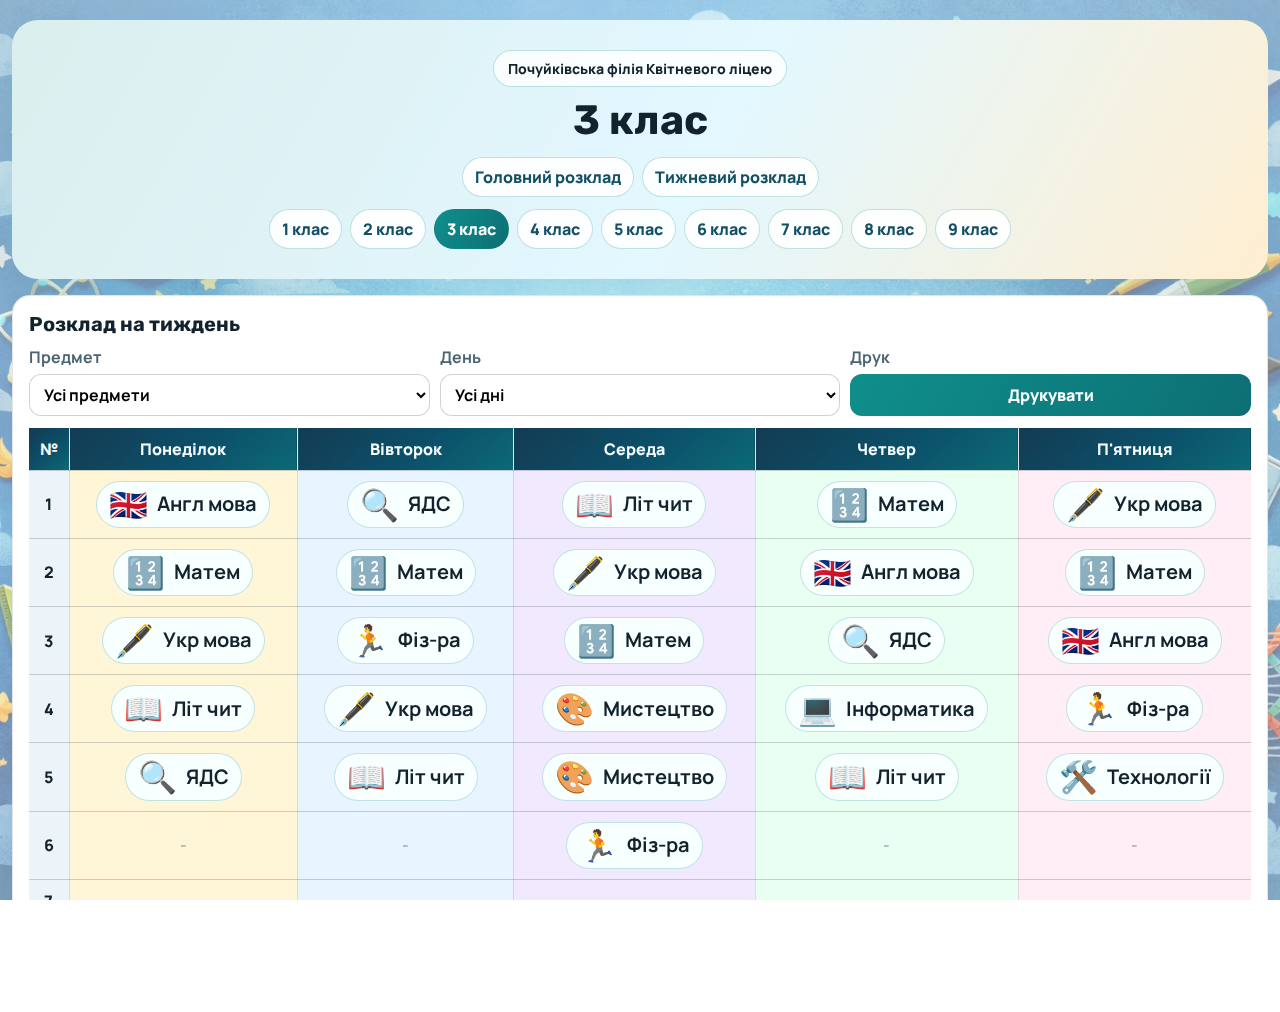
<file: class-3.html>
<!doctype html>
<html lang="uk">
  <head>
    <meta charset="UTF-8" />
    <meta name="viewport" content="width=device-width, initial-scale=1.0, maximum-scale=5.0, user-scalable=yes, viewport-fit=cover" />
    <title>3 клас | Почуйківська філія Квітневого ліцею</title>
    <link rel="preconnect" href="https://fonts.googleapis.com" />
    <link rel="preconnect" href="https://fonts.gstatic.com" crossorigin />
    <link
      href="https://fonts.googleapis.com/css2?family=Manrope:wght@400;500;600;700;800&family=Rubik:wght@500;600;700;800&display=swap"
      rel="stylesheet"
    />
    <style>
      :root {
        --bg: #f3f8f8;
        --bg-soft: #f8fcff;
        --card: #ffffff;
        --ink: #13232d;
        --muted: #4a6472;
        --line: rgba(19, 35, 45, 0.12);
        --brand: #0f8f8c;
        --brand-strong: #0d6f74;
        --glow: 0 20px 45px rgba(13, 111, 116, 0.16);
        --radius-xl: 26px;
        --radius-lg: 18px;
      }

      
      * { box-sizing: border-box; margin: 0; padding: 0; }

      html {
        height: 100%;
        scroll-behavior: smooth;
        overflow-x: auto;
        overflow-y: auto;
        -webkit-text-size-adjust: 100%;
        text-size-adjust: 100%;
      }

      body {
        height: 100%;
        min-height: 100vh;
        font-family: "Manrope", sans-serif;
        color: var(--ink);
        background: linear-gradient(160deg, var(--bg) 0%, var(--bg-soft) 62%, #eef8f4 100%);
        overflow-x: auto;
        overflow-y: auto;
        touch-action: pan-x pan-y pinch-zoom;
      }

      
      .site-bg {
        position: fixed;
        inset: 0;
        z-index: 0;
        background:
          linear-gradient(165deg, rgba(243, 248, 248, 0.56) 0%, rgba(248, 252, 255, 0.48) 52%, rgba(238, 248, 244, 0.54) 100%),
          radial-gradient(circle at 84% 14%, rgba(255, 209, 128, 0.14), transparent 28%),
          radial-gradient(circle at 10% 16%, rgba(15, 143, 140, 0.12), transparent 28%),
          url('./Заставка.png') center / cover no-repeat;
        pointer-events: none;
      }

      .print-bg-image {
        display: none;
      }

      .app {
        position: relative;
        z-index: 1;
        width: min(1280px, calc(100% - 24px));
        margin: 20px auto 40px;
      }

      .hero {
        border-radius: var(--radius-xl);
        background:
          linear-gradient(120deg, rgba(15, 143, 140, 0.15) 0%, rgba(217, 245, 255, 0.75) 55%, rgba(255, 209, 128, 0.36) 100%),
          var(--card);
        box-shadow: var(--glow);
        padding: 30px 24px;
        text-align: center;
      }

      .hero__school {
        display: inline-flex;
        align-items: center;
        padding: 8px 14px;
        border-radius: 999px;
        border: 1px solid rgba(15, 143, 140, 0.26);
        background: rgba(255, 255, 255, 0.82);
        font-weight: 800;
        font-size: 14px;
      }

      h1 {
        margin-top: 10px;
        font-family: "Rubik", sans-serif;
        font-size: clamp(28px, 3.2vw, 44px);
        line-height: 1.16;
      }

      .hero__links,
      .class-nav {
        margin-top: 12px;
        display: flex;
        gap: 8px;
        flex-wrap: wrap;
        justify-content: center;
      }

      .hero__links a,
      .class-tab {
        text-decoration: none;
        padding: 8px 12px;
        border-radius: 999px;
        border: 1px solid rgba(15, 143, 140, 0.26);
        background: rgba(255, 255, 255, 0.9);
        color: #134f66;
        font-weight: 800;
      }

      .class-tab.is-active {
        color: #ffffff;
        border-color: transparent;
        background: linear-gradient(120deg, var(--brand) 0%, var(--brand-strong) 100%);
      }

      .panel {
        margin-top: 16px;
        border-radius: var(--radius-lg);
        border: 1px solid var(--line);
        background: var(--card);
        box-shadow: 0 12px 26px rgba(19, 35, 45, 0.08);
        padding: 16px;
      }

      .panel h2 {
        font-family: "Rubik", sans-serif;
        font-size: 20px;
      }

      .controls {
        margin-top: 10px;
        display: grid;
        gap: 10px;
        grid-template-columns: repeat(3, minmax(160px, 1fr));
      }

      label {
        display: grid;
        gap: 6px;
        color: var(--muted);
        font-weight: 700;
      }

      select,
      button {
        min-height: 42px;
        padding: 8px 10px;
        border-radius: 12px;
        border: 1px solid rgba(19, 35, 45, 0.2);
        background: #fff;
        font: inherit;
      }

      button {
        border: 0;
        color: #fff;
        font-weight: 800;
        cursor: pointer;
        background: linear-gradient(120deg, var(--brand) 0%, var(--brand-strong) 100%);
      }

      .table-wrap {
        margin-top: 12px;
        overflow-x: auto;
        overflow-y: auto;
        max-width: 100%;
        -webkit-overflow-scrolling: touch;
        overscroll-behavior: auto;
        touch-action: pan-x pan-y pinch-zoom;
      }

      table {
        width: max-content;
        min-width: 100%;
        border-collapse: collapse;
      }

      th,
      td {
        border-bottom: 1px solid rgba(19, 35, 45, 0.2);
        border-right: 1px solid rgba(19, 35, 45, 0.12);
        padding: 10px 9px;
        text-align: center;
        vertical-align: middle;
      }

      th:last-child,
      td:last-child { border-right: 0; }

      thead th {
        position: sticky;
        top: 0;
        z-index: 1;
        color: #f4fcff;
        font-weight: 800;
        background: linear-gradient(140deg, #133b53 0%, #0c4f68 55%, #0b6a75 100%);
      }

      thead th:first-child,
      tbody th {
        width: 40px;
        min-width: 40px;
        max-width: 40px;
        padding-left: 4px;
        padding-right: 4px;
      }

      tbody th {
        background: #edf4f9;
        font-weight: 800;
        color: var(--ink);
      }

      td {
        background: #f9fcff;
        color: var(--ink);
      }

      tbody td[data-day="Понеділок"] { background: #fff6d8; }
      tbody td[data-day="Вівторок"] { background: #e8f4ff; }
      tbody td[data-day="Середа"] { background: #f1eaff; }
      tbody td[data-day="Четвер"] { background: #e9fff2; }
      tbody td[data-day="П'ятниця"] { background: #ffeef6; }


            .subject-stack {
        display: flex;
        align-items: center;
        justify-content: center;
        gap: 10px;
        flex-wrap: nowrap;
        white-space: nowrap;
        width: 100%;
      }

      .subject-chip {
        border: 1px solid rgba(15, 143, 140, 0.24);
        background: #f7ffff;
        border-radius: 999px;
        padding: 7px 12px;
        display: inline-flex;
        align-items: center;
        gap: 9px;
        font-size: 20px;
        font-weight: 700;
        line-height: 1.12;
        color: var(--ink);
        white-space: nowrap;
        cursor: pointer;
      }

      .subject-chip span:first-child {
        font-size: 1.56em;
        line-height: 1;
      }

      .subject-chip span:last-child {
        color: var(--ink);
        white-space: nowrap;
      }

      .subject-chip:hover {
        border-color: var(--brand);
        background: #ebfffe;
      }

      .subject-chip.is-active {
        color: #f3fbff;
        background: #0c4f68;
        border-color: rgba(255, 255, 255, 0.4);
      }

      .subject-chip.is-active span:last-child { color: #f3fbff; }

      td.is-match {
        color: #f3fbff;
        background: #0f6077;
      }

      td.is-match .subject-chip {
        color: #f3fbff;
        background: #0c4f68;
        border-color: rgba(255, 255, 255, 0.35);
      }

      td.is-match .subject-chip span:last-child { color: #f3fbff; }

      td.is-dim { opacity: 0.34; }

      .divider {
        color: #5f7380;
        font-weight: 700;
      }

      .empty { color: #7f8f99; }

      .footer {
        margin-top: 10px;
        text-align: center;
        color: var(--muted);
        font-weight: 600;
      }

      @media (max-width: 920px) {
        .controls { grid-template-columns: 1fr; }
        .app { width: min(1280px, calc(100% - 10px)); margin-top: 10px; }
      }

      
      @media (max-width: 760px) {
        .app {
          width: min(1280px, calc(100% - 8px));
          margin: 8px auto 22px;
        }

        .hero {
          padding: 18px 12px;
        }

        h1 {
          font-size: clamp(24px, 7.2vw, 34px);
        }

        .panel {
          padding: 10px;
        }

        .controls {
          gap: 8px;
        }

        .table-wrap {
          max-height: min(72vh, 560px);
        }

        th,
        td {
          padding: 9px 6px;
        }

        thead th {
          font-size: clamp(14px, 3.8vw, 19px);
        }

        tbody th {
          font-size: clamp(14px, 3.6vw, 18px);
        }

        .subject-stack {
          gap: 7px;
        }

        .subject-chip {
          font-size: clamp(14px, 3.7vw, 19px);
          padding: 6px 10px;
          gap: 7px;
          max-width: 100%;
        }

        .subject-chip span:first-child {
          font-size: 1.38em;
        }
      }
@media print {
        @page {
          size: A4 landscape;
          margin: 4mm;
        }

        html,
        body {
          width: 100%;
          height: auto;
          background: #ffffff !important;
          -webkit-print-color-adjust: exact;
          print-color-adjust: exact;
        }


        .hero__links,
        .class-nav,
        .controls,
        .footer {
          display: none !important;
        }
        .site-bg {
          display: none !important;
        }

        .print-bg-image {
          display: block !important;
          position: fixed !important;
          inset: 0 !important;
          width: 100vw !important;
          height: 100vh !important;
          object-fit: cover !important;
          opacity: 0.24 !important;
          z-index: 0 !important;
        }

        .app {
          width: 100% !important;
          margin: 0 !important;
          position: relative;
          z-index: 2;
        }

        .hero {
          padding: 0 0 2.5mm !important;
          margin: 0 !important;
          border: 0 !important;
          box-shadow: none !important;
          background: transparent !important;
        }

        .hero__school {
          border: 0 !important;
          background: transparent !important;
          padding: 0 !important;
          font-size: 11px !important;
          color: #0f1e25 !important;
          font-weight: 800 !important;
        }

        h1 {
          margin-top: 1.4mm !important;
          font-size: 21px !important;
          line-height: 1.02 !important;
          color: #0f1e25 !important;
        }

        .panel {
          margin: 0 !important;
          padding: 0 !important;
          border: 0 !important;
          box-shadow: none !important;
          background: transparent !important;
        }

        .panel h2 {
          display: none !important;
        }

        .table-wrap {
          margin: 0 !important;
          overflow: visible !important;
        }

        table {
          min-width: 0 !important;
          width: 100% !important;
          table-layout: fixed;
          border-collapse: collapse;
          background: rgba(255, 255, 255, 0.78) !important;
        }

        th,
        td {
          padding: 6px 5px !important;
          font-size: 18px !important;
          line-height: 1.0 !important;
          border-bottom: 1px solid #223744 !important;
          border-right: 1px solid #223744 !important;
          color: #0f1e25 !important;
          white-space: nowrap !important;
        }

        th:last-child,
        td:last-child { border-right: 0 !important; }

        thead th {
          position: static !important;
          background: linear-gradient(140deg, #133b53 0%, #0c4f68 55%, #0b6a75 100%) !important;
          color: #f4fcff !important;
          font-size: 28px !important;
          font-weight: 800 !important;
          white-space: nowrap !important;
        }

        thead th:first-child,
        tbody th {
          width: 3.7% !important;
          min-width: 0 !important;
          max-width: none !important;
          background: rgba(255, 255, 255, 0.9) !important;
          color: #0f1e25 !important;
        }

        thead th:not(:first-child),
        tbody td {
          width: 19.26% !important;
        }

        tbody td[data-day="Понеділок"] { background: rgba(255, 246, 216, 0.92) !important; }
        tbody td[data-day="Вівторок"] { background: rgba(232, 244, 255, 0.92) !important; }
        tbody td[data-day="Середа"] { background: rgba(241, 234, 255, 0.92) !important; }
        tbody td[data-day="Четвер"] { background: rgba(233, 255, 242, 0.92) !important; }
        tbody td[data-day="П'ятниця"] { background: rgba(255, 238, 246, 0.92) !important; }

        .subject-stack {
          gap: 4px !important;
          flex-wrap: nowrap !important;
          white-space: nowrap !important;
          justify-content: center !important;
        }

        .subject-chip {
          border: 0 !important;
          border-radius: 0 !important;
          background: transparent !important;
          color: #0f1e25 !important;
          box-shadow: none !important;
          display: inline-flex !important;
          align-items: center !important;
          gap: 3px !important;
          padding: 0 !important;
          font-size: 24px !important;
          line-height: 1.0 !important;
          white-space: nowrap !important;
        }

        .subject-chip span:first-child {
          font-size: 34px !important;
          line-height: 1 !important;
        }

        .subject-chip span:last-child {
          color: #0f1e25 !important;
          white-space: nowrap !important;
        }

        .divider {
          color: #415762 !important;
          font-size: 14px !important;
          white-space: nowrap !important;
        }

        .empty {
          color: #435965 !important;
          white-space: nowrap !important;
        }

        td.is-match,
        td.is-dim {
          opacity: 1 !important;
          color: #0f1e25 !important;
        }

        tr,
        table,
        .panel,
        .table-wrap {
          page-break-inside: avoid;
          break-inside: avoid;
        }
      }
    </style>
  </head>
  <body>
    <div class="site-bg" aria-hidden="true"></div>
    <img class="print-bg-image" src="./Заставка.png" alt="" aria-hidden="true" />
    <div class="app">
      <header class="hero">
        <p class="hero__school">Почуйківська філія Квітневого ліцею</p>
        <h1>3 клас</h1>

        <div class="hero__links">
          <a href="index.html">Головний розклад</a>
          <a href="#week">Тижневий розклад</a>
        </div>

        <nav class="class-nav" aria-label="Перехід між класами">
          <a class="class-tab" href="class-1.html">1 клас</a><a class="class-tab" href="class-2.html">2 клас</a><a class="class-tab is-active" href="class-3.html">3 клас</a><a class="class-tab" href="class-4.html">4 клас</a><a class="class-tab" href="class-5.html">5 клас</a><a class="class-tab" href="class-6.html">6 клас</a><a class="class-tab" href="class-7.html">7 клас</a><a class="class-tab" href="class-8.html">8 клас</a><a class="class-tab" href="class-9.html">9 клас</a>
        </nav>
      </header>

      <section class="panel" id="week">
        <h2>Розклад на тиждень</h2>

        <div class="controls">
          <label>
            Предмет
            <select id="subjectSearch">
              <option value="">Усі предмети</option>
            </select>
          </label>

          <label>
            День
            <select id="daySearch">
              <option value="">Усі дні</option>
            </select>
          </label>

          <label>
            Друк
            <button id="printButton" type="button">Друкувати</button>
          </label>
        </div>

        <div class="table-wrap">
          <table>
            <thead>
              <tr id="headRow"></tr>
            </thead>
            <tbody id="bodyRows"></tbody>
          </table>
        </div>
      </section>

      <footer class="footer">Натисніть на предмет, щоб підсвітити його у всьому тижні.</footer>
    </div>

    <script>
      const dayOrder = [{"id": "monday", "label": "Понеділок"}, {"id": "tuesday", "label": "Вівторок"}, {"id": "wednesday", "label": "Середа"}, {"id": "thursday", "label": "Четвер"}, {"id": "friday", "label": "П'ятниця"}];
      const lessons = [1, 2, 3, 4, 5, 6, 7];
      const tableData = {"Понеділок": {"1": "Англ мова", "2": "Матем", "3": "Укр мова", "4": "Літ чит", "5": "ЯДС", "6": "", "7": ""}, "Вівторок": {"1": "ЯДС", "2": "Матем", "3": "Фіз-ра", "4": "Укр мова", "5": "Літ чит", "6": "", "7": ""}, "Середа": {"1": "Літ чит", "2": "Укр мова", "3": "Матем", "4": "Мистецтво", "5": "Мистецтво", "6": "Фіз-ра", "7": ""}, "Четвер": {"1": "Матем", "2": "Англ мова", "3": "ЯДС", "4": "Інформатика", "5": "Літ чит", "6": "", "7": ""}, "П'ятниця": {"1": "Укр мова", "2": "Матем", "3": "Англ мова", "4": "Фіз-ра", "5": "Технології", "6": "", "7": ""}};
      const subjectIcons = {"Інформатика": "💻", "Іст рідн краю": "🏡", "Історія": "🏺", "Історія Укр": "⚔️", "Алгебра": "📉", "Англ мова": "🇬🇧", "Буквар": "🅰️", "Біологія": "🧬", "Всесв іст": "🌍", "Географія": "🧭", "Геометрія": "📐", "Гром осв": "⚖️", "Зар літ": "📜", "Літ чит": "📖", "Матем": "🔢", "Мистецтво": "🎨", "Музика": "🎵", "Нім мова": "🇩🇪", "Обр мист": "🖌️", "Осн зд": "🍎", "Письмо": "✍️", "Природозн.": "🌱", "Підпр і фін.": "💼", "Технології": "🛠️", "Укр літ": "📚", "Укр мова": "🖋️", "Фіз-ра": "🏃", "Фізика": "⚛️", "Хімія": "🧪", "ЯДС": "🔍"};

      const escapeHtml = (value) =>
        String(value)
          .replaceAll("&", "&amp;")
          .replaceAll("<", "&lt;")
          .replaceAll(">", "&gt;")
          .replaceAll('"', "&quot;")
          .replaceAll("'", "&#39;");

      const splitSubjects = (raw) => {
        const clean = String(raw || "").trim();
        if (!clean) return [];

        return clean
          .split("/")
          .map((part) => part.trim())
          .filter(Boolean)
          .map((label) => ({
            label,
            canonical: label,
            icon: subjectIcons[label] || "📘"
          }));
      };

      const daySearch = document.getElementById("daySearch");
      daySearch.innerHTML =
        '<option value="">Усі дні</option>' +
        dayOrder.map((day) => `<option value="${escapeHtml(day.label)}">${escapeHtml(day.label)}</option>`).join("");

      const subjects = Array.from(
        new Set(
          Object.values(tableData).flatMap((dayMap) =>
            Object.values(dayMap).flatMap((cell) => splitSubjects(cell).map((s) => s.canonical))
          )
        )
      ).sort((a, b) => a.localeCompare(b, "uk"));

      const subjectSearch = document.getElementById("subjectSearch");
      subjectSearch.innerHTML =
        '<option value="">Усі предмети</option>' +
        subjects
          .map((subject) => `<option value="${escapeHtml(subject)}">${subjectIcons[subject] || "📘"} ${escapeHtml(subject)}</option>`)
          .join("");

      const headRow = document.getElementById("headRow");
      headRow.innerHTML =
        `<th>№</th>` +
        dayOrder.map((day) => `<th data-day="${escapeHtml(day.label)}">${escapeHtml(day.label)}</th>`).join("");

      const bodyRows = document.getElementById("bodyRows");
      bodyRows.innerHTML = lessons
        .map((lesson) => {
          const dayCells = dayOrder
            .map((day) => {
              const value = tableData[day.label]?.[lesson] || "";
              const pieces = splitSubjects(value);

              if (!pieces.length) {
                return `<td data-day="${escapeHtml(day.label)}"><span class="empty">-</span></td>`;
              }

              const chips = pieces
                .map(
                  (subject) =>
                    `<button class="subject-chip" data-subject="${escapeHtml(subject.canonical)}" type="button">` +
                    `<span>${escapeHtml(subject.icon)}</span>` +
                    `<span>${escapeHtml(subject.label)}</span>` +
                    `</button>`
                )
                .join('<span class="divider">/</span>');

              return `<td data-day="${escapeHtml(day.label)}"><div class="subject-stack">${chips}</div></td>`;
            })
            .join("");

          return `<tr><th>${lesson}</th>${dayCells}</tr>`;
        })
        .join("");

      let activeSubject = "";

      const clearHighlight = () => {
        activeSubject = "";
        document.querySelectorAll(".subject-chip").forEach((chip) => chip.classList.remove("is-active"));
        document.querySelectorAll("td.is-match").forEach((cell) => cell.classList.remove("is-match"));
      };

      const applyFilters = () => {
        const selectedSubject = subjectSearch.value;
        const selectedDay = daySearch.value;

        document.querySelectorAll("thead th[data-day]").forEach((headerCell) => {
          const hidden = Boolean(selectedDay) && headerCell.dataset.day !== selectedDay;
          headerCell.style.display = hidden ? "none" : "";
        });

        document.querySelectorAll("tbody tr").forEach((row) => {
          row.querySelectorAll("td[data-day]").forEach((cell) => {
            const hiddenByDay = Boolean(selectedDay) && cell.dataset.day !== selectedDay;
            cell.style.display = hiddenByDay ? "none" : "";

            if (hiddenByDay) return;

            const chips = Array.from(cell.querySelectorAll(".subject-chip"));
            const matchedBySubject = !selectedSubject || chips.some((chip) => chip.dataset.subject === selectedSubject);
            cell.classList.toggle("is-dim", !matchedBySubject && chips.length > 0);
          });
        });
      };

      document.addEventListener("click", (event) => {
        const chip = event.target.closest(".subject-chip");
        if (!chip) return;

        const subject = chip.dataset.subject || "";
        if (activeSubject === subject) {
          clearHighlight();
          return;
        }

        clearHighlight();
        activeSubject = subject;

        document.querySelectorAll("tbody td[data-day]").forEach((cell) => {
          const chips = Array.from(cell.querySelectorAll(".subject-chip"));
          const matched = chips.some((c) => c.dataset.subject === subject);
          cell.classList.toggle("is-match", matched);
          chips.forEach((c) => c.classList.toggle("is-active", c.dataset.subject === subject));
        });
      });

      subjectSearch.addEventListener("change", applyFilters);
      daySearch.addEventListener("change", applyFilters);
      document.getElementById("printButton").addEventListener("click", () => window.print());

      applyFilters();
    </script>
  </body>
</html>
</file>
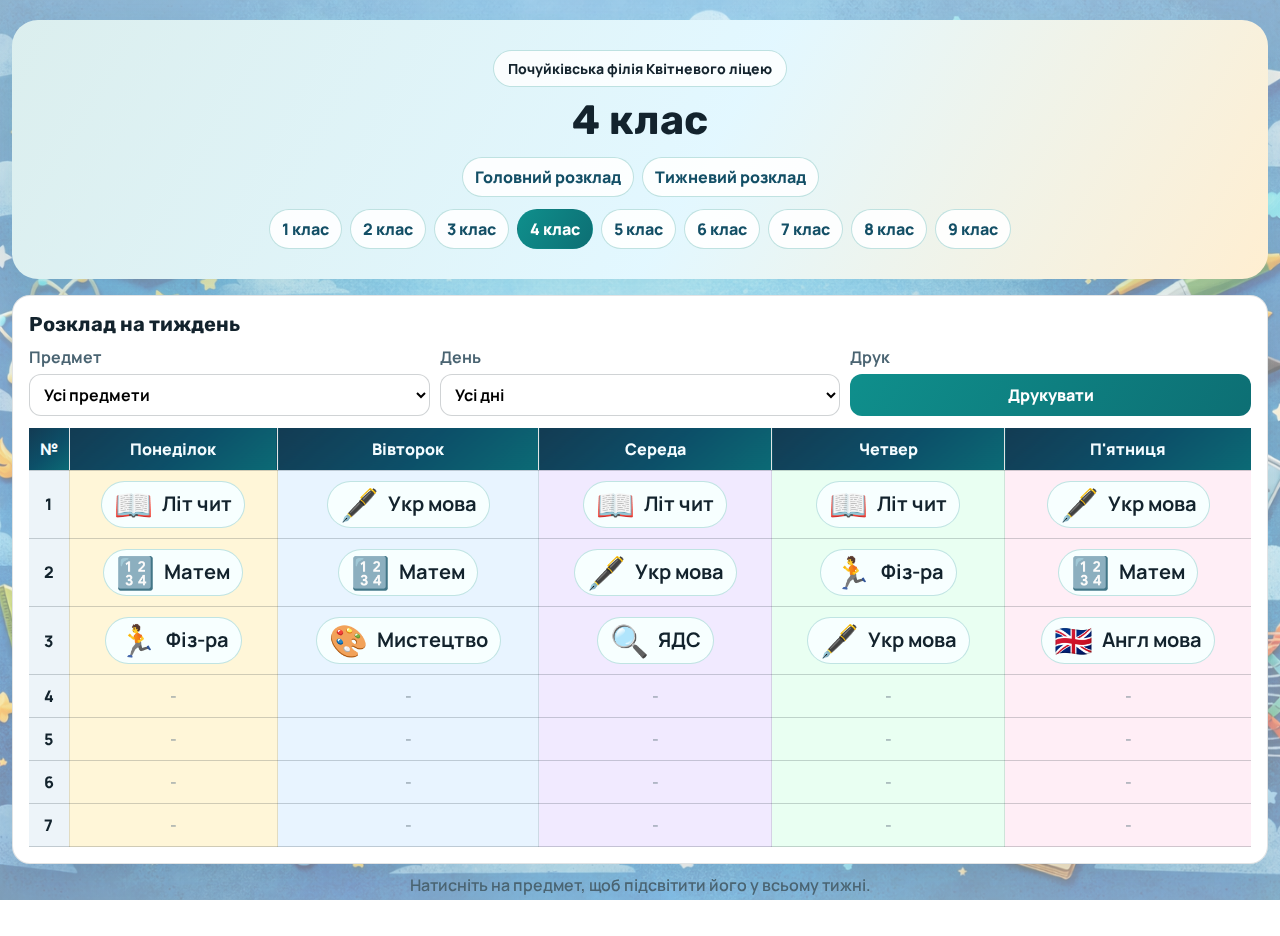
<file: class-4.html>
<!doctype html>
<html lang="uk">
  <head>
    <meta charset="UTF-8" />
    <meta name="viewport" content="width=device-width, initial-scale=1.0, maximum-scale=5.0, user-scalable=yes, viewport-fit=cover" />
    <title>4 клас | Почуйківська філія Квітневого ліцею</title>
    <link rel="preconnect" href="https://fonts.googleapis.com" />
    <link rel="preconnect" href="https://fonts.gstatic.com" crossorigin />
    <link
      href="https://fonts.googleapis.com/css2?family=Manrope:wght@400;500;600;700;800&family=Rubik:wght@500;600;700;800&display=swap"
      rel="stylesheet"
    />
    <style>
      :root {
        --bg: #f3f8f8;
        --bg-soft: #f8fcff;
        --card: #ffffff;
        --ink: #13232d;
        --muted: #4a6472;
        --line: rgba(19, 35, 45, 0.12);
        --brand: #0f8f8c;
        --brand-strong: #0d6f74;
        --glow: 0 20px 45px rgba(13, 111, 116, 0.16);
        --radius-xl: 26px;
        --radius-lg: 18px;
      }

      
      * { box-sizing: border-box; margin: 0; padding: 0; }

      html {
        height: 100%;
        scroll-behavior: smooth;
        overflow-x: auto;
        overflow-y: auto;
        -webkit-text-size-adjust: 100%;
        text-size-adjust: 100%;
      }

      body {
        height: 100%;
        min-height: 100vh;
        font-family: "Manrope", sans-serif;
        color: var(--ink);
        background: linear-gradient(160deg, var(--bg) 0%, var(--bg-soft) 62%, #eef8f4 100%);
        overflow-x: auto;
        overflow-y: auto;
        touch-action: pan-x pan-y pinch-zoom;
      }

      
      .site-bg {
        position: fixed;
        inset: 0;
        z-index: 0;
        background:
          linear-gradient(165deg, rgba(243, 248, 248, 0.56) 0%, rgba(248, 252, 255, 0.48) 52%, rgba(238, 248, 244, 0.54) 100%),
          radial-gradient(circle at 84% 14%, rgba(255, 209, 128, 0.14), transparent 28%),
          radial-gradient(circle at 10% 16%, rgba(15, 143, 140, 0.12), transparent 28%),
          url('./Заставка.png') center / cover no-repeat;
        pointer-events: none;
      }

      .print-bg-image {
        display: none;
      }

      .app {
        position: relative;
        z-index: 1;
        width: min(1280px, calc(100% - 24px));
        margin: 20px auto 40px;
      }

      .hero {
        border-radius: var(--radius-xl);
        background:
          linear-gradient(120deg, rgba(15, 143, 140, 0.15) 0%, rgba(217, 245, 255, 0.75) 55%, rgba(255, 209, 128, 0.36) 100%),
          var(--card);
        box-shadow: var(--glow);
        padding: 30px 24px;
        text-align: center;
      }

      .hero__school {
        display: inline-flex;
        align-items: center;
        padding: 8px 14px;
        border-radius: 999px;
        border: 1px solid rgba(15, 143, 140, 0.26);
        background: rgba(255, 255, 255, 0.82);
        font-weight: 800;
        font-size: 14px;
      }

      h1 {
        margin-top: 10px;
        font-family: "Rubik", sans-serif;
        font-size: clamp(28px, 3.2vw, 44px);
        line-height: 1.16;
      }

      .hero__links,
      .class-nav {
        margin-top: 12px;
        display: flex;
        gap: 8px;
        flex-wrap: wrap;
        justify-content: center;
      }

      .hero__links a,
      .class-tab {
        text-decoration: none;
        padding: 8px 12px;
        border-radius: 999px;
        border: 1px solid rgba(15, 143, 140, 0.26);
        background: rgba(255, 255, 255, 0.9);
        color: #134f66;
        font-weight: 800;
      }

      .class-tab.is-active {
        color: #ffffff;
        border-color: transparent;
        background: linear-gradient(120deg, var(--brand) 0%, var(--brand-strong) 100%);
      }

      .panel {
        margin-top: 16px;
        border-radius: var(--radius-lg);
        border: 1px solid var(--line);
        background: var(--card);
        box-shadow: 0 12px 26px rgba(19, 35, 45, 0.08);
        padding: 16px;
      }

      .panel h2 {
        font-family: "Rubik", sans-serif;
        font-size: 20px;
      }

      .controls {
        margin-top: 10px;
        display: grid;
        gap: 10px;
        grid-template-columns: repeat(3, minmax(160px, 1fr));
      }

      label {
        display: grid;
        gap: 6px;
        color: var(--muted);
        font-weight: 700;
      }

      select,
      button {
        min-height: 42px;
        padding: 8px 10px;
        border-radius: 12px;
        border: 1px solid rgba(19, 35, 45, 0.2);
        background: #fff;
        font: inherit;
      }

      button {
        border: 0;
        color: #fff;
        font-weight: 800;
        cursor: pointer;
        background: linear-gradient(120deg, var(--brand) 0%, var(--brand-strong) 100%);
      }

      .table-wrap {
        margin-top: 12px;
        overflow-x: auto;
        overflow-y: auto;
        max-width: 100%;
        -webkit-overflow-scrolling: touch;
        overscroll-behavior: auto;
        touch-action: pan-x pan-y pinch-zoom;
      }

      table {
        width: max-content;
        min-width: 100%;
        border-collapse: collapse;
      }

      th,
      td {
        border-bottom: 1px solid rgba(19, 35, 45, 0.2);
        border-right: 1px solid rgba(19, 35, 45, 0.12);
        padding: 10px 9px;
        text-align: center;
        vertical-align: middle;
      }

      th:last-child,
      td:last-child { border-right: 0; }

      thead th {
        position: sticky;
        top: 0;
        z-index: 1;
        color: #f4fcff;
        font-weight: 800;
        background: linear-gradient(140deg, #133b53 0%, #0c4f68 55%, #0b6a75 100%);
      }

      thead th:first-child,
      tbody th {
        width: 40px;
        min-width: 40px;
        max-width: 40px;
        padding-left: 4px;
        padding-right: 4px;
      }

      tbody th {
        background: #edf4f9;
        font-weight: 800;
        color: var(--ink);
      }

      td {
        background: #f9fcff;
        color: var(--ink);
      }

      tbody td[data-day="Понеділок"] { background: #fff6d8; }
      tbody td[data-day="Вівторок"] { background: #e8f4ff; }
      tbody td[data-day="Середа"] { background: #f1eaff; }
      tbody td[data-day="Четвер"] { background: #e9fff2; }
      tbody td[data-day="П'ятниця"] { background: #ffeef6; }


            .subject-stack {
        display: flex;
        align-items: center;
        justify-content: center;
        gap: 10px;
        flex-wrap: nowrap;
        white-space: nowrap;
        width: 100%;
      }

      .subject-chip {
        border: 1px solid rgba(15, 143, 140, 0.24);
        background: #f7ffff;
        border-radius: 999px;
        padding: 7px 12px;
        display: inline-flex;
        align-items: center;
        gap: 9px;
        font-size: 20px;
        font-weight: 700;
        line-height: 1.12;
        color: var(--ink);
        white-space: nowrap;
        cursor: pointer;
      }

      .subject-chip span:first-child {
        font-size: 1.56em;
        line-height: 1;
      }

      .subject-chip span:last-child {
        color: var(--ink);
        white-space: nowrap;
      }

      .subject-chip:hover {
        border-color: var(--brand);
        background: #ebfffe;
      }

      .subject-chip.is-active {
        color: #f3fbff;
        background: #0c4f68;
        border-color: rgba(255, 255, 255, 0.4);
      }

      .subject-chip.is-active span:last-child { color: #f3fbff; }

      td.is-match {
        color: #f3fbff;
        background: #0f6077;
      }

      td.is-match .subject-chip {
        color: #f3fbff;
        background: #0c4f68;
        border-color: rgba(255, 255, 255, 0.35);
      }

      td.is-match .subject-chip span:last-child { color: #f3fbff; }

      td.is-dim { opacity: 0.34; }

      .divider {
        color: #5f7380;
        font-weight: 700;
      }

      .empty { color: #7f8f99; }

      .footer {
        margin-top: 10px;
        text-align: center;
        color: var(--muted);
        font-weight: 600;
      }

      @media (max-width: 920px) {
        .controls { grid-template-columns: 1fr; }
        .app { width: min(1280px, calc(100% - 10px)); margin-top: 10px; }
      }

      
      @media (max-width: 760px) {
        .app {
          width: min(1280px, calc(100% - 8px));
          margin: 8px auto 22px;
        }

        .hero {
          padding: 18px 12px;
        }

        h1 {
          font-size: clamp(24px, 7.2vw, 34px);
        }

        .panel {
          padding: 10px;
        }

        .controls {
          gap: 8px;
        }

        .table-wrap {
          max-height: min(72vh, 560px);
        }

        th,
        td {
          padding: 9px 6px;
        }

        thead th {
          font-size: clamp(14px, 3.8vw, 19px);
        }

        tbody th {
          font-size: clamp(14px, 3.6vw, 18px);
        }

        .subject-stack {
          gap: 7px;
        }

        .subject-chip {
          font-size: clamp(14px, 3.7vw, 19px);
          padding: 6px 10px;
          gap: 7px;
          max-width: 100%;
        }

        .subject-chip span:first-child {
          font-size: 1.38em;
        }
      }
@media print {
        @page {
          size: A4 landscape;
          margin: 4mm;
        }

        html,
        body {
          width: 100%;
          height: auto;
          background: #ffffff !important;
          -webkit-print-color-adjust: exact;
          print-color-adjust: exact;
        }


        .hero__links,
        .class-nav,
        .controls,
        .footer {
          display: none !important;
        }
        .site-bg {
          display: none !important;
        }

        .print-bg-image {
          display: block !important;
          position: fixed !important;
          inset: 0 !important;
          width: 100vw !important;
          height: 100vh !important;
          object-fit: cover !important;
          opacity: 0.24 !important;
          z-index: 0 !important;
        }

        .app {
          width: 100% !important;
          margin: 0 !important;
          position: relative;
          z-index: 2;
        }

        .hero {
          padding: 0 0 2.5mm !important;
          margin: 0 !important;
          border: 0 !important;
          box-shadow: none !important;
          background: transparent !important;
        }

        .hero__school {
          border: 0 !important;
          background: transparent !important;
          padding: 0 !important;
          font-size: 11px !important;
          color: #0f1e25 !important;
          font-weight: 800 !important;
        }

        h1 {
          margin-top: 1.4mm !important;
          font-size: 21px !important;
          line-height: 1.02 !important;
          color: #0f1e25 !important;
        }

        .panel {
          margin: 0 !important;
          padding: 0 !important;
          border: 0 !important;
          box-shadow: none !important;
          background: transparent !important;
        }

        .panel h2 {
          display: none !important;
        }

        .table-wrap {
          margin: 0 !important;
          overflow: visible !important;
        }

        table {
          min-width: 0 !important;
          width: 100% !important;
          table-layout: fixed;
          border-collapse: collapse;
          background: rgba(255, 255, 255, 0.78) !important;
        }

        th,
        td {
          padding: 6px 5px !important;
          font-size: 18px !important;
          line-height: 1.0 !important;
          border-bottom: 1px solid #223744 !important;
          border-right: 1px solid #223744 !important;
          color: #0f1e25 !important;
          white-space: nowrap !important;
        }

        th:last-child,
        td:last-child { border-right: 0 !important; }

        thead th {
          position: static !important;
          background: linear-gradient(140deg, #133b53 0%, #0c4f68 55%, #0b6a75 100%) !important;
          color: #f4fcff !important;
          font-size: 28px !important;
          font-weight: 800 !important;
          white-space: nowrap !important;
        }

        thead th:first-child,
        tbody th {
          width: 3.7% !important;
          min-width: 0 !important;
          max-width: none !important;
          background: rgba(255, 255, 255, 0.9) !important;
          color: #0f1e25 !important;
        }

        thead th:not(:first-child),
        tbody td {
          width: 19.26% !important;
        }

        tbody td[data-day="Понеділок"] { background: rgba(255, 246, 216, 0.92) !important; }
        tbody td[data-day="Вівторок"] { background: rgba(232, 244, 255, 0.92) !important; }
        tbody td[data-day="Середа"] { background: rgba(241, 234, 255, 0.92) !important; }
        tbody td[data-day="Четвер"] { background: rgba(233, 255, 242, 0.92) !important; }
        tbody td[data-day="П'ятниця"] { background: rgba(255, 238, 246, 0.92) !important; }

        .subject-stack {
          gap: 4px !important;
          flex-wrap: nowrap !important;
          white-space: nowrap !important;
          justify-content: center !important;
        }

        .subject-chip {
          border: 0 !important;
          border-radius: 0 !important;
          background: transparent !important;
          color: #0f1e25 !important;
          box-shadow: none !important;
          display: inline-flex !important;
          align-items: center !important;
          gap: 3px !important;
          padding: 0 !important;
          font-size: 24px !important;
          line-height: 1.0 !important;
          white-space: nowrap !important;
        }

        .subject-chip span:first-child {
          font-size: 34px !important;
          line-height: 1 !important;
        }

        .subject-chip span:last-child {
          color: #0f1e25 !important;
          white-space: nowrap !important;
        }

        .divider {
          color: #415762 !important;
          font-size: 14px !important;
          white-space: nowrap !important;
        }

        .empty {
          color: #435965 !important;
          white-space: nowrap !important;
        }

        td.is-match,
        td.is-dim {
          opacity: 1 !important;
          color: #0f1e25 !important;
        }

        tr,
        table,
        .panel,
        .table-wrap {
          page-break-inside: avoid;
          break-inside: avoid;
        }
      }
    </style>
  </head>
  <body>
    <div class="site-bg" aria-hidden="true"></div>
    <img class="print-bg-image" src="./Заставка.png" alt="" aria-hidden="true" />
    <div class="app">
      <header class="hero">
        <p class="hero__school">Почуйківська філія Квітневого ліцею</p>
        <h1>4 клас</h1>

        <div class="hero__links">
          <a href="index.html">Головний розклад</a>
          <a href="#week">Тижневий розклад</a>
        </div>

        <nav class="class-nav" aria-label="Перехід між класами">
          <a class="class-tab" href="class-1.html">1 клас</a><a class="class-tab" href="class-2.html">2 клас</a><a class="class-tab" href="class-3.html">3 клас</a><a class="class-tab is-active" href="class-4.html">4 клас</a><a class="class-tab" href="class-5.html">5 клас</a><a class="class-tab" href="class-6.html">6 клас</a><a class="class-tab" href="class-7.html">7 клас</a><a class="class-tab" href="class-8.html">8 клас</a><a class="class-tab" href="class-9.html">9 клас</a>
        </nav>
      </header>

      <section class="panel" id="week">
        <h2>Розклад на тиждень</h2>

        <div class="controls">
          <label>
            Предмет
            <select id="subjectSearch">
              <option value="">Усі предмети</option>
            </select>
          </label>

          <label>
            День
            <select id="daySearch">
              <option value="">Усі дні</option>
            </select>
          </label>

          <label>
            Друк
            <button id="printButton" type="button">Друкувати</button>
          </label>
        </div>

        <div class="table-wrap">
          <table>
            <thead>
              <tr id="headRow"></tr>
            </thead>
            <tbody id="bodyRows"></tbody>
          </table>
        </div>
      </section>

      <footer class="footer">Натисніть на предмет, щоб підсвітити його у всьому тижні.</footer>
    </div>

    <script>
      const dayOrder = [{"id": "monday", "label": "Понеділок"}, {"id": "tuesday", "label": "Вівторок"}, {"id": "wednesday", "label": "Середа"}, {"id": "thursday", "label": "Четвер"}, {"id": "friday", "label": "П'ятниця"}];
      const lessons = [1, 2, 3, 4, 5, 6, 7];
      const tableData = {"Понеділок": {"1": "Літ чит", "2": "Матем", "3": "Фіз-ра", "4": "", "5": "", "6": "", "7": ""}, "Вівторок": {"1": "Укр мова", "2": "Матем", "3": "Мистецтво", "4": "", "5": "", "6": "", "7": ""}, "Середа": {"1": "Літ чит", "2": "Укр мова", "3": "ЯДС", "4": "", "5": "", "6": "", "7": ""}, "Четвер": {"1": "Літ чит", "2": "Фіз-ра", "3": "Укр мова", "4": "", "5": "", "6": "", "7": ""}, "П'ятниця": {"1": "Укр мова", "2": "Матем", "3": "Англ мова", "4": "", "5": "", "6": "", "7": ""}};
      const subjectIcons = {"Інформатика": "💻", "Іст рідн краю": "🏡", "Історія": "🏺", "Історія Укр": "⚔️", "Алгебра": "📉", "Англ мова": "🇬🇧", "Буквар": "🅰️", "Біологія": "🧬", "Всесв іст": "🌍", "Географія": "🧭", "Геометрія": "📐", "Гром осв": "⚖️", "Зар літ": "📜", "Літ чит": "📖", "Матем": "🔢", "Мистецтво": "🎨", "Музика": "🎵", "Нім мова": "🇩🇪", "Обр мист": "🖌️", "Осн зд": "🍎", "Письмо": "✍️", "Природозн.": "🌱", "Підпр і фін.": "💼", "Технології": "🛠️", "Укр літ": "📚", "Укр мова": "🖋️", "Фіз-ра": "🏃", "Фізика": "⚛️", "Хімія": "🧪", "ЯДС": "🔍"};

      const escapeHtml = (value) =>
        String(value)
          .replaceAll("&", "&amp;")
          .replaceAll("<", "&lt;")
          .replaceAll(">", "&gt;")
          .replaceAll('"', "&quot;")
          .replaceAll("'", "&#39;");

      const splitSubjects = (raw) => {
        const clean = String(raw || "").trim();
        if (!clean) return [];

        return clean
          .split("/")
          .map((part) => part.trim())
          .filter(Boolean)
          .map((label) => ({
            label,
            canonical: label,
            icon: subjectIcons[label] || "📘"
          }));
      };

      const daySearch = document.getElementById("daySearch");
      daySearch.innerHTML =
        '<option value="">Усі дні</option>' +
        dayOrder.map((day) => `<option value="${escapeHtml(day.label)}">${escapeHtml(day.label)}</option>`).join("");

      const subjects = Array.from(
        new Set(
          Object.values(tableData).flatMap((dayMap) =>
            Object.values(dayMap).flatMap((cell) => splitSubjects(cell).map((s) => s.canonical))
          )
        )
      ).sort((a, b) => a.localeCompare(b, "uk"));

      const subjectSearch = document.getElementById("subjectSearch");
      subjectSearch.innerHTML =
        '<option value="">Усі предмети</option>' +
        subjects
          .map((subject) => `<option value="${escapeHtml(subject)}">${subjectIcons[subject] || "📘"} ${escapeHtml(subject)}</option>`)
          .join("");

      const headRow = document.getElementById("headRow");
      headRow.innerHTML =
        `<th>№</th>` +
        dayOrder.map((day) => `<th data-day="${escapeHtml(day.label)}">${escapeHtml(day.label)}</th>`).join("");

      const bodyRows = document.getElementById("bodyRows");
      bodyRows.innerHTML = lessons
        .map((lesson) => {
          const dayCells = dayOrder
            .map((day) => {
              const value = tableData[day.label]?.[lesson] || "";
              const pieces = splitSubjects(value);

              if (!pieces.length) {
                return `<td data-day="${escapeHtml(day.label)}"><span class="empty">-</span></td>`;
              }

              const chips = pieces
                .map(
                  (subject) =>
                    `<button class="subject-chip" data-subject="${escapeHtml(subject.canonical)}" type="button">` +
                    `<span>${escapeHtml(subject.icon)}</span>` +
                    `<span>${escapeHtml(subject.label)}</span>` +
                    `</button>`
                )
                .join('<span class="divider">/</span>');

              return `<td data-day="${escapeHtml(day.label)}"><div class="subject-stack">${chips}</div></td>`;
            })
            .join("");

          return `<tr><th>${lesson}</th>${dayCells}</tr>`;
        })
        .join("");

      let activeSubject = "";

      const clearHighlight = () => {
        activeSubject = "";
        document.querySelectorAll(".subject-chip").forEach((chip) => chip.classList.remove("is-active"));
        document.querySelectorAll("td.is-match").forEach((cell) => cell.classList.remove("is-match"));
      };

      const applyFilters = () => {
        const selectedSubject = subjectSearch.value;
        const selectedDay = daySearch.value;

        document.querySelectorAll("thead th[data-day]").forEach((headerCell) => {
          const hidden = Boolean(selectedDay) && headerCell.dataset.day !== selectedDay;
          headerCell.style.display = hidden ? "none" : "";
        });

        document.querySelectorAll("tbody tr").forEach((row) => {
          row.querySelectorAll("td[data-day]").forEach((cell) => {
            const hiddenByDay = Boolean(selectedDay) && cell.dataset.day !== selectedDay;
            cell.style.display = hiddenByDay ? "none" : "";

            if (hiddenByDay) return;

            const chips = Array.from(cell.querySelectorAll(".subject-chip"));
            const matchedBySubject = !selectedSubject || chips.some((chip) => chip.dataset.subject === selectedSubject);
            cell.classList.toggle("is-dim", !matchedBySubject && chips.length > 0);
          });
        });
      };

      document.addEventListener("click", (event) => {
        const chip = event.target.closest(".subject-chip");
        if (!chip) return;

        const subject = chip.dataset.subject || "";
        if (activeSubject === subject) {
          clearHighlight();
          return;
        }

        clearHighlight();
        activeSubject = subject;

        document.querySelectorAll("tbody td[data-day]").forEach((cell) => {
          const chips = Array.from(cell.querySelectorAll(".subject-chip"));
          const matched = chips.some((c) => c.dataset.subject === subject);
          cell.classList.toggle("is-match", matched);
          chips.forEach((c) => c.classList.toggle("is-active", c.dataset.subject === subject));
        });
      });

      subjectSearch.addEventListener("change", applyFilters);
      daySearch.addEventListener("change", applyFilters);
      document.getElementById("printButton").addEventListener("click", () => window.print());

      applyFilters();
    </script>
  </body>
</html>
</file>
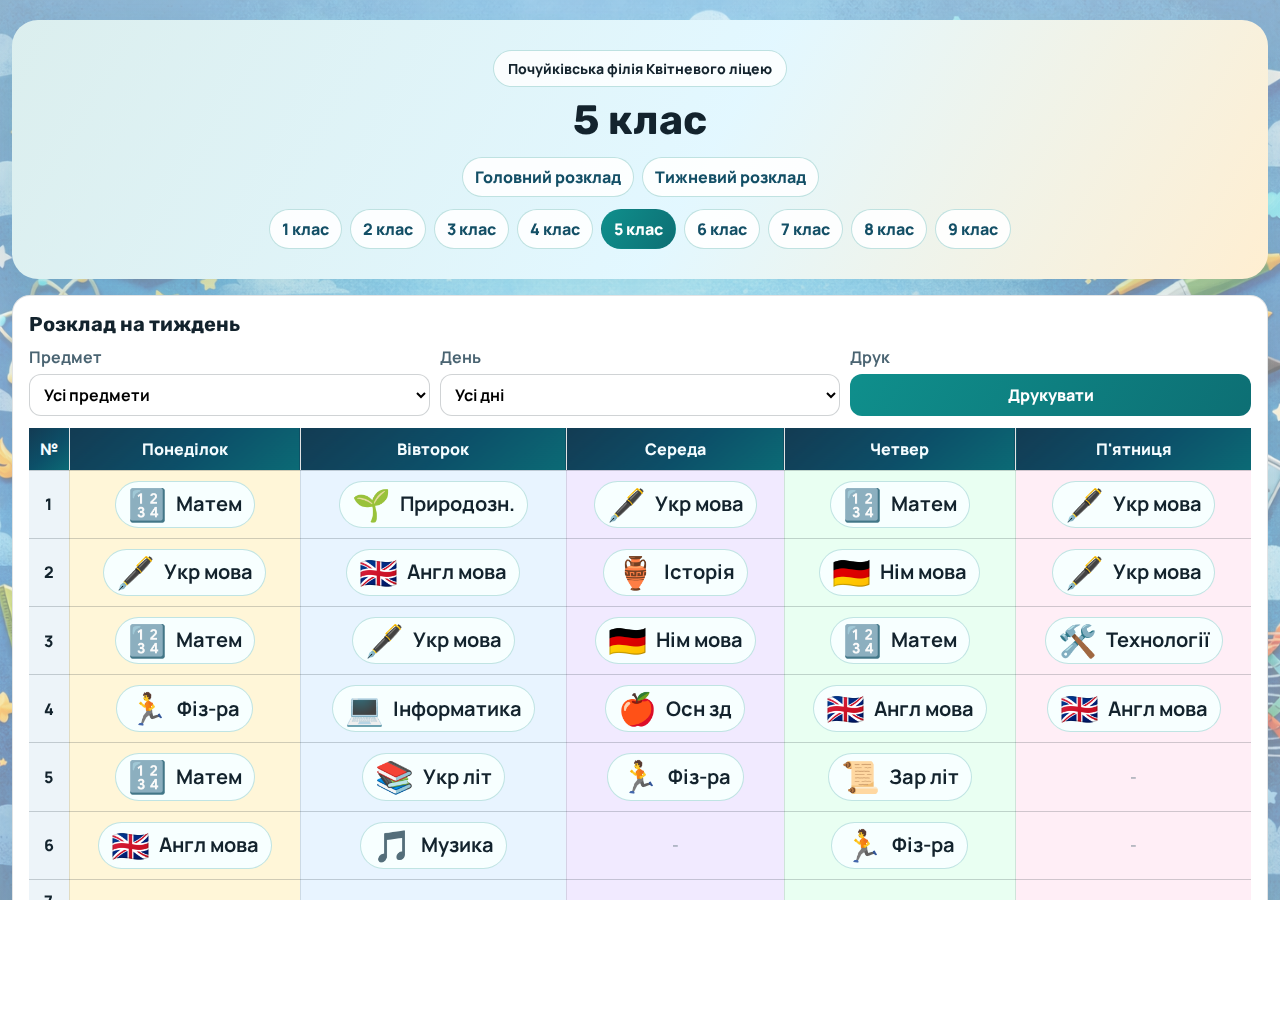
<file: class-5.html>
<!doctype html>
<html lang="uk">
  <head>
    <meta charset="UTF-8" />
    <meta name="viewport" content="width=device-width, initial-scale=1.0, maximum-scale=5.0, user-scalable=yes, viewport-fit=cover" />
    <title>5 клас | Почуйківська філія Квітневого ліцею</title>
    <link rel="preconnect" href="https://fonts.googleapis.com" />
    <link rel="preconnect" href="https://fonts.gstatic.com" crossorigin />
    <link
      href="https://fonts.googleapis.com/css2?family=Manrope:wght@400;500;600;700;800&family=Rubik:wght@500;600;700;800&display=swap"
      rel="stylesheet"
    />
    <style>
      :root {
        --bg: #f3f8f8;
        --bg-soft: #f8fcff;
        --card: #ffffff;
        --ink: #13232d;
        --muted: #4a6472;
        --line: rgba(19, 35, 45, 0.12);
        --brand: #0f8f8c;
        --brand-strong: #0d6f74;
        --glow: 0 20px 45px rgba(13, 111, 116, 0.16);
        --radius-xl: 26px;
        --radius-lg: 18px;
      }

      
      * { box-sizing: border-box; margin: 0; padding: 0; }

      html {
        height: 100%;
        scroll-behavior: smooth;
        overflow-x: auto;
        overflow-y: auto;
        -webkit-text-size-adjust: 100%;
        text-size-adjust: 100%;
      }

      body {
        height: 100%;
        min-height: 100vh;
        font-family: "Manrope", sans-serif;
        color: var(--ink);
        background: linear-gradient(160deg, var(--bg) 0%, var(--bg-soft) 62%, #eef8f4 100%);
        overflow-x: auto;
        overflow-y: auto;
        touch-action: pan-x pan-y pinch-zoom;
      }

      
      .site-bg {
        position: fixed;
        inset: 0;
        z-index: 0;
        background:
          linear-gradient(165deg, rgba(243, 248, 248, 0.56) 0%, rgba(248, 252, 255, 0.48) 52%, rgba(238, 248, 244, 0.54) 100%),
          radial-gradient(circle at 84% 14%, rgba(255, 209, 128, 0.14), transparent 28%),
          radial-gradient(circle at 10% 16%, rgba(15, 143, 140, 0.12), transparent 28%),
          url('./Заставка.png') center / cover no-repeat;
        pointer-events: none;
      }

      .print-bg-image {
        display: none;
      }

      .app {
        position: relative;
        z-index: 1;
        width: min(1280px, calc(100% - 24px));
        margin: 20px auto 40px;
      }

      .hero {
        border-radius: var(--radius-xl);
        background:
          linear-gradient(120deg, rgba(15, 143, 140, 0.15) 0%, rgba(217, 245, 255, 0.75) 55%, rgba(255, 209, 128, 0.36) 100%),
          var(--card);
        box-shadow: var(--glow);
        padding: 30px 24px;
        text-align: center;
      }

      .hero__school {
        display: inline-flex;
        align-items: center;
        padding: 8px 14px;
        border-radius: 999px;
        border: 1px solid rgba(15, 143, 140, 0.26);
        background: rgba(255, 255, 255, 0.82);
        font-weight: 800;
        font-size: 14px;
      }

      h1 {
        margin-top: 10px;
        font-family: "Rubik", sans-serif;
        font-size: clamp(28px, 3.2vw, 44px);
        line-height: 1.16;
      }

      .hero__links,
      .class-nav {
        margin-top: 12px;
        display: flex;
        gap: 8px;
        flex-wrap: wrap;
        justify-content: center;
      }

      .hero__links a,
      .class-tab {
        text-decoration: none;
        padding: 8px 12px;
        border-radius: 999px;
        border: 1px solid rgba(15, 143, 140, 0.26);
        background: rgba(255, 255, 255, 0.9);
        color: #134f66;
        font-weight: 800;
      }

      .class-tab.is-active {
        color: #ffffff;
        border-color: transparent;
        background: linear-gradient(120deg, var(--brand) 0%, var(--brand-strong) 100%);
      }

      .panel {
        margin-top: 16px;
        border-radius: var(--radius-lg);
        border: 1px solid var(--line);
        background: var(--card);
        box-shadow: 0 12px 26px rgba(19, 35, 45, 0.08);
        padding: 16px;
      }

      .panel h2 {
        font-family: "Rubik", sans-serif;
        font-size: 20px;
      }

      .controls {
        margin-top: 10px;
        display: grid;
        gap: 10px;
        grid-template-columns: repeat(3, minmax(160px, 1fr));
      }

      label {
        display: grid;
        gap: 6px;
        color: var(--muted);
        font-weight: 700;
      }

      select,
      button {
        min-height: 42px;
        padding: 8px 10px;
        border-radius: 12px;
        border: 1px solid rgba(19, 35, 45, 0.2);
        background: #fff;
        font: inherit;
      }

      button {
        border: 0;
        color: #fff;
        font-weight: 800;
        cursor: pointer;
        background: linear-gradient(120deg, var(--brand) 0%, var(--brand-strong) 100%);
      }

      .table-wrap {
        margin-top: 12px;
        overflow-x: auto;
        overflow-y: auto;
        max-width: 100%;
        -webkit-overflow-scrolling: touch;
        overscroll-behavior: auto;
        touch-action: pan-x pan-y pinch-zoom;
      }

      table {
        width: max-content;
        min-width: 100%;
        border-collapse: collapse;
      }

      th,
      td {
        border-bottom: 1px solid rgba(19, 35, 45, 0.2);
        border-right: 1px solid rgba(19, 35, 45, 0.12);
        padding: 10px 9px;
        text-align: center;
        vertical-align: middle;
      }

      th:last-child,
      td:last-child { border-right: 0; }

      thead th {
        position: sticky;
        top: 0;
        z-index: 1;
        color: #f4fcff;
        font-weight: 800;
        background: linear-gradient(140deg, #133b53 0%, #0c4f68 55%, #0b6a75 100%);
      }

      thead th:first-child,
      tbody th {
        width: 40px;
        min-width: 40px;
        max-width: 40px;
        padding-left: 4px;
        padding-right: 4px;
      }

      tbody th {
        background: #edf4f9;
        font-weight: 800;
        color: var(--ink);
      }

      td {
        background: #f9fcff;
        color: var(--ink);
      }

      tbody td[data-day="Понеділок"] { background: #fff6d8; }
      tbody td[data-day="Вівторок"] { background: #e8f4ff; }
      tbody td[data-day="Середа"] { background: #f1eaff; }
      tbody td[data-day="Четвер"] { background: #e9fff2; }
      tbody td[data-day="П'ятниця"] { background: #ffeef6; }


            .subject-stack {
        display: flex;
        align-items: center;
        justify-content: center;
        gap: 10px;
        flex-wrap: nowrap;
        white-space: nowrap;
        width: 100%;
      }

      .subject-chip {
        border: 1px solid rgba(15, 143, 140, 0.24);
        background: #f7ffff;
        border-radius: 999px;
        padding: 7px 12px;
        display: inline-flex;
        align-items: center;
        gap: 9px;
        font-size: 20px;
        font-weight: 700;
        line-height: 1.12;
        color: var(--ink);
        white-space: nowrap;
        cursor: pointer;
      }

      .subject-chip span:first-child {
        font-size: 1.56em;
        line-height: 1;
      }

      .subject-chip span:last-child {
        color: var(--ink);
        white-space: nowrap;
      }

      .subject-chip:hover {
        border-color: var(--brand);
        background: #ebfffe;
      }

      .subject-chip.is-active {
        color: #f3fbff;
        background: #0c4f68;
        border-color: rgba(255, 255, 255, 0.4);
      }

      .subject-chip.is-active span:last-child { color: #f3fbff; }

      td.is-match {
        color: #f3fbff;
        background: #0f6077;
      }

      td.is-match .subject-chip {
        color: #f3fbff;
        background: #0c4f68;
        border-color: rgba(255, 255, 255, 0.35);
      }

      td.is-match .subject-chip span:last-child { color: #f3fbff; }

      td.is-dim { opacity: 0.34; }

      .divider {
        color: #5f7380;
        font-weight: 700;
      }

      .empty { color: #7f8f99; }

      .footer {
        margin-top: 10px;
        text-align: center;
        color: var(--muted);
        font-weight: 600;
      }

      @media (max-width: 920px) {
        .controls { grid-template-columns: 1fr; }
        .app { width: min(1280px, calc(100% - 10px)); margin-top: 10px; }
      }

      
      @media (max-width: 760px) {
        .app {
          width: min(1280px, calc(100% - 8px));
          margin: 8px auto 22px;
        }

        .hero {
          padding: 18px 12px;
        }

        h1 {
          font-size: clamp(24px, 7.2vw, 34px);
        }

        .panel {
          padding: 10px;
        }

        .controls {
          gap: 8px;
        }

        .table-wrap {
          max-height: min(72vh, 560px);
        }

        th,
        td {
          padding: 9px 6px;
        }

        thead th {
          font-size: clamp(14px, 3.8vw, 19px);
        }

        tbody th {
          font-size: clamp(14px, 3.6vw, 18px);
        }

        .subject-stack {
          gap: 7px;
        }

        .subject-chip {
          font-size: clamp(14px, 3.7vw, 19px);
          padding: 6px 10px;
          gap: 7px;
          max-width: 100%;
        }

        .subject-chip span:first-child {
          font-size: 1.38em;
        }
      }
@media print {
        @page {
          size: A4 landscape;
          margin: 4mm;
        }

        html,
        body {
          width: 100%;
          height: auto;
          background: #ffffff !important;
          -webkit-print-color-adjust: exact;
          print-color-adjust: exact;
        }


        .hero__links,
        .class-nav,
        .controls,
        .footer {
          display: none !important;
        }
        .site-bg {
          display: none !important;
        }

        .print-bg-image {
          display: block !important;
          position: fixed !important;
          inset: 0 !important;
          width: 100vw !important;
          height: 100vh !important;
          object-fit: cover !important;
          opacity: 0.24 !important;
          z-index: 0 !important;
        }

        .app {
          width: 100% !important;
          margin: 0 !important;
          position: relative;
          z-index: 2;
        }

        .hero {
          padding: 0 0 2.5mm !important;
          margin: 0 !important;
          border: 0 !important;
          box-shadow: none !important;
          background: transparent !important;
        }

        .hero__school {
          border: 0 !important;
          background: transparent !important;
          padding: 0 !important;
          font-size: 11px !important;
          color: #0f1e25 !important;
          font-weight: 800 !important;
        }

        h1 {
          margin-top: 1.4mm !important;
          font-size: 21px !important;
          line-height: 1.02 !important;
          color: #0f1e25 !important;
        }

        .panel {
          margin: 0 !important;
          padding: 0 !important;
          border: 0 !important;
          box-shadow: none !important;
          background: transparent !important;
        }

        .panel h2 {
          display: none !important;
        }

        .table-wrap {
          margin: 0 !important;
          overflow: visible !important;
        }

        table {
          min-width: 0 !important;
          width: 100% !important;
          table-layout: fixed;
          border-collapse: collapse;
          background: rgba(255, 255, 255, 0.78) !important;
        }

        th,
        td {
          padding: 6px 5px !important;
          font-size: 18px !important;
          line-height: 1.0 !important;
          border-bottom: 1px solid #223744 !important;
          border-right: 1px solid #223744 !important;
          color: #0f1e25 !important;
          white-space: nowrap !important;
        }

        th:last-child,
        td:last-child { border-right: 0 !important; }

        thead th {
          position: static !important;
          background: linear-gradient(140deg, #133b53 0%, #0c4f68 55%, #0b6a75 100%) !important;
          color: #f4fcff !important;
          font-size: 28px !important;
          font-weight: 800 !important;
          white-space: nowrap !important;
        }

        thead th:first-child,
        tbody th {
          width: 3.7% !important;
          min-width: 0 !important;
          max-width: none !important;
          background: rgba(255, 255, 255, 0.9) !important;
          color: #0f1e25 !important;
        }

        thead th:not(:first-child),
        tbody td {
          width: 19.26% !important;
        }

        tbody td[data-day="Понеділок"] { background: rgba(255, 246, 216, 0.92) !important; }
        tbody td[data-day="Вівторок"] { background: rgba(232, 244, 255, 0.92) !important; }
        tbody td[data-day="Середа"] { background: rgba(241, 234, 255, 0.92) !important; }
        tbody td[data-day="Четвер"] { background: rgba(233, 255, 242, 0.92) !important; }
        tbody td[data-day="П'ятниця"] { background: rgba(255, 238, 246, 0.92) !important; }

        .subject-stack {
          gap: 4px !important;
          flex-wrap: nowrap !important;
          white-space: nowrap !important;
          justify-content: center !important;
        }

        .subject-chip {
          border: 0 !important;
          border-radius: 0 !important;
          background: transparent !important;
          color: #0f1e25 !important;
          box-shadow: none !important;
          display: inline-flex !important;
          align-items: center !important;
          gap: 3px !important;
          padding: 0 !important;
          font-size: 24px !important;
          line-height: 1.0 !important;
          white-space: nowrap !important;
        }

        .subject-chip span:first-child {
          font-size: 34px !important;
          line-height: 1 !important;
        }

        .subject-chip span:last-child {
          color: #0f1e25 !important;
          white-space: nowrap !important;
        }

        .divider {
          color: #415762 !important;
          font-size: 14px !important;
          white-space: nowrap !important;
        }

        .empty {
          color: #435965 !important;
          white-space: nowrap !important;
        }

        td.is-match,
        td.is-dim {
          opacity: 1 !important;
          color: #0f1e25 !important;
        }

        tr,
        table,
        .panel,
        .table-wrap {
          page-break-inside: avoid;
          break-inside: avoid;
        }
      }
    </style>
  </head>
  <body>
    <div class="site-bg" aria-hidden="true"></div>
    <img class="print-bg-image" src="./Заставка.png" alt="" aria-hidden="true" />
    <div class="app">
      <header class="hero">
        <p class="hero__school">Почуйківська філія Квітневого ліцею</p>
        <h1>5 клас</h1>

        <div class="hero__links">
          <a href="index.html">Головний розклад</a>
          <a href="#week">Тижневий розклад</a>
        </div>

        <nav class="class-nav" aria-label="Перехід між класами">
          <a class="class-tab" href="class-1.html">1 клас</a><a class="class-tab" href="class-2.html">2 клас</a><a class="class-tab" href="class-3.html">3 клас</a><a class="class-tab" href="class-4.html">4 клас</a><a class="class-tab is-active" href="class-5.html">5 клас</a><a class="class-tab" href="class-6.html">6 клас</a><a class="class-tab" href="class-7.html">7 клас</a><a class="class-tab" href="class-8.html">8 клас</a><a class="class-tab" href="class-9.html">9 клас</a>
        </nav>
      </header>

      <section class="panel" id="week">
        <h2>Розклад на тиждень</h2>

        <div class="controls">
          <label>
            Предмет
            <select id="subjectSearch">
              <option value="">Усі предмети</option>
            </select>
          </label>

          <label>
            День
            <select id="daySearch">
              <option value="">Усі дні</option>
            </select>
          </label>

          <label>
            Друк
            <button id="printButton" type="button">Друкувати</button>
          </label>
        </div>

        <div class="table-wrap">
          <table>
            <thead>
              <tr id="headRow"></tr>
            </thead>
            <tbody id="bodyRows"></tbody>
          </table>
        </div>
      </section>

      <footer class="footer">Натисніть на предмет, щоб підсвітити його у всьому тижні.</footer>
    </div>

    <script>
      const dayOrder = [{"id": "monday", "label": "Понеділок"}, {"id": "tuesday", "label": "Вівторок"}, {"id": "wednesday", "label": "Середа"}, {"id": "thursday", "label": "Четвер"}, {"id": "friday", "label": "П'ятниця"}];
      const lessons = [1, 2, 3, 4, 5, 6, 7];
      const tableData = {"Понеділок": {"1": "Матем", "2": "Укр мова", "3": "Матем", "4": "Фіз-ра", "5": "Матем", "6": "Англ мова", "7": ""}, "Вівторок": {"1": "Природозн.", "2": "Англ мова", "3": "Укр мова", "4": "Інформатика", "5": "Укр літ", "6": "Музика", "7": ""}, "Середа": {"1": "Укр мова", "2": "Історія", "3": "Нім мова", "4": "Осн зд", "5": "Фіз-ра", "6": "", "7": ""}, "Четвер": {"1": "Матем", "2": "Нім мова", "3": "Матем", "4": "Англ мова", "5": "Зар літ", "6": "Фіз-ра", "7": ""}, "П'ятниця": {"1": "Укр мова", "2": "Укр мова", "3": "Технології", "4": "Англ мова", "5": "", "6": "", "7": ""}};
      const subjectIcons = {"Інформатика": "💻", "Іст рідн краю": "🏡", "Історія": "🏺", "Історія Укр": "⚔️", "Алгебра": "📉", "Англ мова": "🇬🇧", "Буквар": "🅰️", "Біологія": "🧬", "Всесв іст": "🌍", "Географія": "🧭", "Геометрія": "📐", "Гром осв": "⚖️", "Зар літ": "📜", "Літ чит": "📖", "Матем": "🔢", "Мистецтво": "🎨", "Музика": "🎵", "Нім мова": "🇩🇪", "Обр мист": "🖌️", "Осн зд": "🍎", "Письмо": "✍️", "Природозн.": "🌱", "Підпр і фін.": "💼", "Технології": "🛠️", "Укр літ": "📚", "Укр мова": "🖋️", "Фіз-ра": "🏃", "Фізика": "⚛️", "Хімія": "🧪", "ЯДС": "🔍"};

      const escapeHtml = (value) =>
        String(value)
          .replaceAll("&", "&amp;")
          .replaceAll("<", "&lt;")
          .replaceAll(">", "&gt;")
          .replaceAll('"', "&quot;")
          .replaceAll("'", "&#39;");

      const splitSubjects = (raw) => {
        const clean = String(raw || "").trim();
        if (!clean) return [];

        return clean
          .split("/")
          .map((part) => part.trim())
          .filter(Boolean)
          .map((label) => ({
            label,
            canonical: label,
            icon: subjectIcons[label] || "📘"
          }));
      };

      const daySearch = document.getElementById("daySearch");
      daySearch.innerHTML =
        '<option value="">Усі дні</option>' +
        dayOrder.map((day) => `<option value="${escapeHtml(day.label)}">${escapeHtml(day.label)}</option>`).join("");

      const subjects = Array.from(
        new Set(
          Object.values(tableData).flatMap((dayMap) =>
            Object.values(dayMap).flatMap((cell) => splitSubjects(cell).map((s) => s.canonical))
          )
        )
      ).sort((a, b) => a.localeCompare(b, "uk"));

      const subjectSearch = document.getElementById("subjectSearch");
      subjectSearch.innerHTML =
        '<option value="">Усі предмети</option>' +
        subjects
          .map((subject) => `<option value="${escapeHtml(subject)}">${subjectIcons[subject] || "📘"} ${escapeHtml(subject)}</option>`)
          .join("");

      const headRow = document.getElementById("headRow");
      headRow.innerHTML =
        `<th>№</th>` +
        dayOrder.map((day) => `<th data-day="${escapeHtml(day.label)}">${escapeHtml(day.label)}</th>`).join("");

      const bodyRows = document.getElementById("bodyRows");
      bodyRows.innerHTML = lessons
        .map((lesson) => {
          const dayCells = dayOrder
            .map((day) => {
              const value = tableData[day.label]?.[lesson] || "";
              const pieces = splitSubjects(value);

              if (!pieces.length) {
                return `<td data-day="${escapeHtml(day.label)}"><span class="empty">-</span></td>`;
              }

              const chips = pieces
                .map(
                  (subject) =>
                    `<button class="subject-chip" data-subject="${escapeHtml(subject.canonical)}" type="button">` +
                    `<span>${escapeHtml(subject.icon)}</span>` +
                    `<span>${escapeHtml(subject.label)}</span>` +
                    `</button>`
                )
                .join('<span class="divider">/</span>');

              return `<td data-day="${escapeHtml(day.label)}"><div class="subject-stack">${chips}</div></td>`;
            })
            .join("");

          return `<tr><th>${lesson}</th>${dayCells}</tr>`;
        })
        .join("");

      let activeSubject = "";

      const clearHighlight = () => {
        activeSubject = "";
        document.querySelectorAll(".subject-chip").forEach((chip) => chip.classList.remove("is-active"));
        document.querySelectorAll("td.is-match").forEach((cell) => cell.classList.remove("is-match"));
      };

      const applyFilters = () => {
        const selectedSubject = subjectSearch.value;
        const selectedDay = daySearch.value;

        document.querySelectorAll("thead th[data-day]").forEach((headerCell) => {
          const hidden = Boolean(selectedDay) && headerCell.dataset.day !== selectedDay;
          headerCell.style.display = hidden ? "none" : "";
        });

        document.querySelectorAll("tbody tr").forEach((row) => {
          row.querySelectorAll("td[data-day]").forEach((cell) => {
            const hiddenByDay = Boolean(selectedDay) && cell.dataset.day !== selectedDay;
            cell.style.display = hiddenByDay ? "none" : "";

            if (hiddenByDay) return;

            const chips = Array.from(cell.querySelectorAll(".subject-chip"));
            const matchedBySubject = !selectedSubject || chips.some((chip) => chip.dataset.subject === selectedSubject);
            cell.classList.toggle("is-dim", !matchedBySubject && chips.length > 0);
          });
        });
      };

      document.addEventListener("click", (event) => {
        const chip = event.target.closest(".subject-chip");
        if (!chip) return;

        const subject = chip.dataset.subject || "";
        if (activeSubject === subject) {
          clearHighlight();
          return;
        }

        clearHighlight();
        activeSubject = subject;

        document.querySelectorAll("tbody td[data-day]").forEach((cell) => {
          const chips = Array.from(cell.querySelectorAll(".subject-chip"));
          const matched = chips.some((c) => c.dataset.subject === subject);
          cell.classList.toggle("is-match", matched);
          chips.forEach((c) => c.classList.toggle("is-active", c.dataset.subject === subject));
        });
      });

      subjectSearch.addEventListener("change", applyFilters);
      daySearch.addEventListener("change", applyFilters);
      document.getElementById("printButton").addEventListener("click", () => window.print());

      applyFilters();
    </script>
  </body>
</html>
</file>
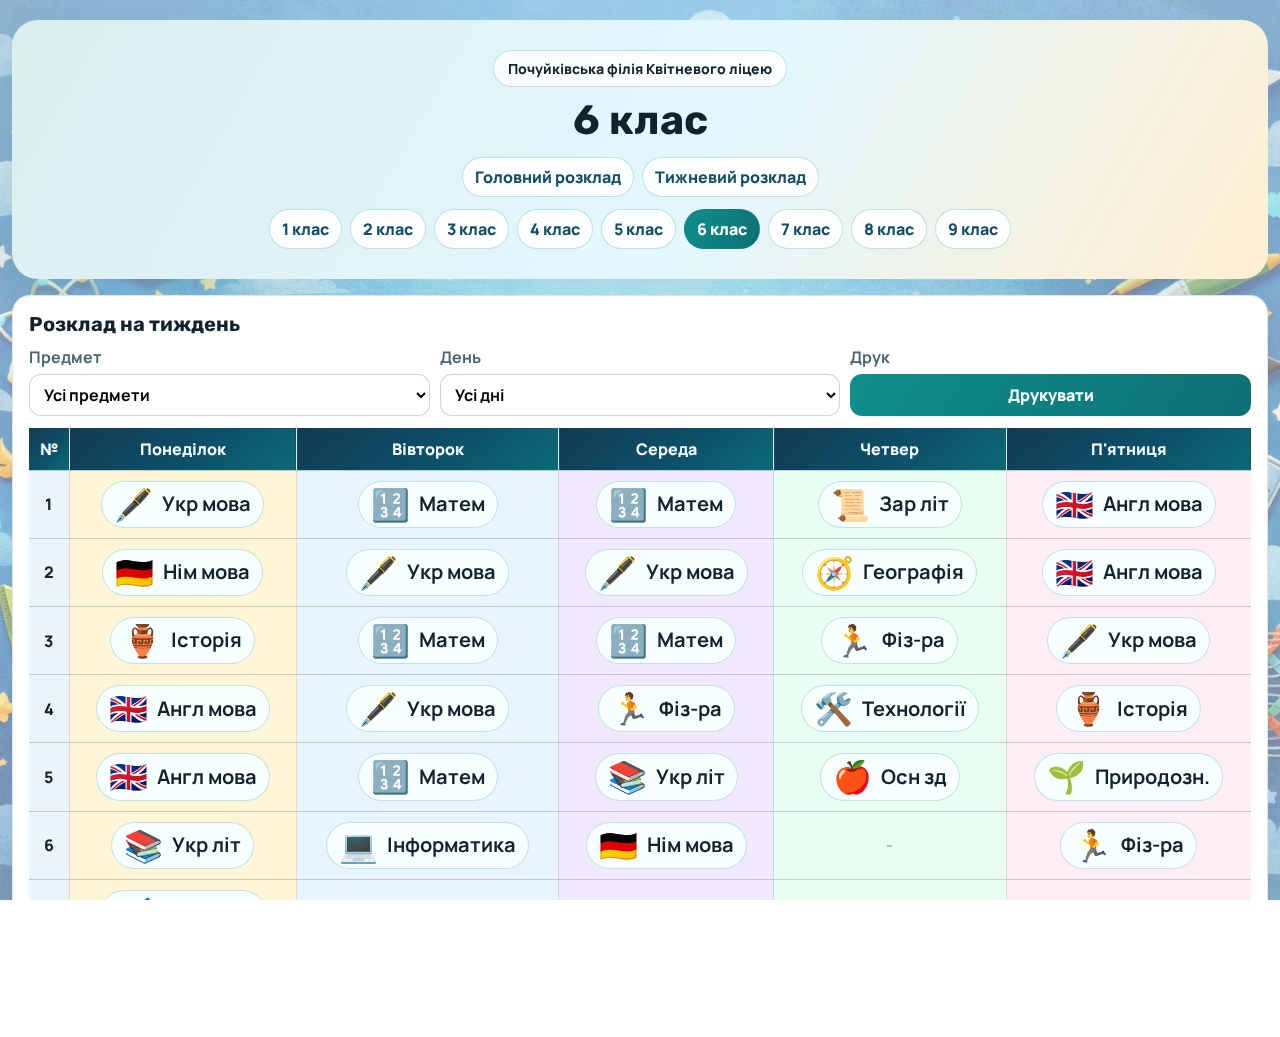
<file: class-6.html>
<!doctype html>
<html lang="uk">
  <head>
    <meta charset="UTF-8" />
    <meta name="viewport" content="width=device-width, initial-scale=1.0, maximum-scale=5.0, user-scalable=yes, viewport-fit=cover" />
    <title>6 клас | Почуйківська філія Квітневого ліцею</title>
    <link rel="preconnect" href="https://fonts.googleapis.com" />
    <link rel="preconnect" href="https://fonts.gstatic.com" crossorigin />
    <link
      href="https://fonts.googleapis.com/css2?family=Manrope:wght@400;500;600;700;800&family=Rubik:wght@500;600;700;800&display=swap"
      rel="stylesheet"
    />
    <style>
      :root {
        --bg: #f3f8f8;
        --bg-soft: #f8fcff;
        --card: #ffffff;
        --ink: #13232d;
        --muted: #4a6472;
        --line: rgba(19, 35, 45, 0.12);
        --brand: #0f8f8c;
        --brand-strong: #0d6f74;
        --glow: 0 20px 45px rgba(13, 111, 116, 0.16);
        --radius-xl: 26px;
        --radius-lg: 18px;
      }

      
      * { box-sizing: border-box; margin: 0; padding: 0; }

      html {
        height: 100%;
        scroll-behavior: smooth;
        overflow-x: auto;
        overflow-y: auto;
        -webkit-text-size-adjust: 100%;
        text-size-adjust: 100%;
      }

      body {
        height: 100%;
        min-height: 100vh;
        font-family: "Manrope", sans-serif;
        color: var(--ink);
        background: linear-gradient(160deg, var(--bg) 0%, var(--bg-soft) 62%, #eef8f4 100%);
        overflow-x: auto;
        overflow-y: auto;
        touch-action: pan-x pan-y pinch-zoom;
      }

      
      .site-bg {
        position: fixed;
        inset: 0;
        z-index: 0;
        background:
          linear-gradient(165deg, rgba(243, 248, 248, 0.56) 0%, rgba(248, 252, 255, 0.48) 52%, rgba(238, 248, 244, 0.54) 100%),
          radial-gradient(circle at 84% 14%, rgba(255, 209, 128, 0.14), transparent 28%),
          radial-gradient(circle at 10% 16%, rgba(15, 143, 140, 0.12), transparent 28%),
          url('./Заставка.png') center / cover no-repeat;
        pointer-events: none;
      }

      .print-bg-image {
        display: none;
      }

      .app {
        position: relative;
        z-index: 1;
        width: min(1280px, calc(100% - 24px));
        margin: 20px auto 40px;
      }

      .hero {
        border-radius: var(--radius-xl);
        background:
          linear-gradient(120deg, rgba(15, 143, 140, 0.15) 0%, rgba(217, 245, 255, 0.75) 55%, rgba(255, 209, 128, 0.36) 100%),
          var(--card);
        box-shadow: var(--glow);
        padding: 30px 24px;
        text-align: center;
      }

      .hero__school {
        display: inline-flex;
        align-items: center;
        padding: 8px 14px;
        border-radius: 999px;
        border: 1px solid rgba(15, 143, 140, 0.26);
        background: rgba(255, 255, 255, 0.82);
        font-weight: 800;
        font-size: 14px;
      }

      h1 {
        margin-top: 10px;
        font-family: "Rubik", sans-serif;
        font-size: clamp(28px, 3.2vw, 44px);
        line-height: 1.16;
      }

      .hero__links,
      .class-nav {
        margin-top: 12px;
        display: flex;
        gap: 8px;
        flex-wrap: wrap;
        justify-content: center;
      }

      .hero__links a,
      .class-tab {
        text-decoration: none;
        padding: 8px 12px;
        border-radius: 999px;
        border: 1px solid rgba(15, 143, 140, 0.26);
        background: rgba(255, 255, 255, 0.9);
        color: #134f66;
        font-weight: 800;
      }

      .class-tab.is-active {
        color: #ffffff;
        border-color: transparent;
        background: linear-gradient(120deg, var(--brand) 0%, var(--brand-strong) 100%);
      }

      .panel {
        margin-top: 16px;
        border-radius: var(--radius-lg);
        border: 1px solid var(--line);
        background: var(--card);
        box-shadow: 0 12px 26px rgba(19, 35, 45, 0.08);
        padding: 16px;
      }

      .panel h2 {
        font-family: "Rubik", sans-serif;
        font-size: 20px;
      }

      .controls {
        margin-top: 10px;
        display: grid;
        gap: 10px;
        grid-template-columns: repeat(3, minmax(160px, 1fr));
      }

      label {
        display: grid;
        gap: 6px;
        color: var(--muted);
        font-weight: 700;
      }

      select,
      button {
        min-height: 42px;
        padding: 8px 10px;
        border-radius: 12px;
        border: 1px solid rgba(19, 35, 45, 0.2);
        background: #fff;
        font: inherit;
      }

      button {
        border: 0;
        color: #fff;
        font-weight: 800;
        cursor: pointer;
        background: linear-gradient(120deg, var(--brand) 0%, var(--brand-strong) 100%);
      }

      .table-wrap {
        margin-top: 12px;
        overflow-x: auto;
        overflow-y: auto;
        max-width: 100%;
        -webkit-overflow-scrolling: touch;
        overscroll-behavior: auto;
        touch-action: pan-x pan-y pinch-zoom;
      }

      table {
        width: max-content;
        min-width: 100%;
        border-collapse: collapse;
      }

      th,
      td {
        border-bottom: 1px solid rgba(19, 35, 45, 0.2);
        border-right: 1px solid rgba(19, 35, 45, 0.12);
        padding: 10px 9px;
        text-align: center;
        vertical-align: middle;
      }

      th:last-child,
      td:last-child { border-right: 0; }

      thead th {
        position: sticky;
        top: 0;
        z-index: 1;
        color: #f4fcff;
        font-weight: 800;
        background: linear-gradient(140deg, #133b53 0%, #0c4f68 55%, #0b6a75 100%);
      }

      thead th:first-child,
      tbody th {
        width: 40px;
        min-width: 40px;
        max-width: 40px;
        padding-left: 4px;
        padding-right: 4px;
      }

      tbody th {
        background: #edf4f9;
        font-weight: 800;
        color: var(--ink);
      }

      td {
        background: #f9fcff;
        color: var(--ink);
      }

      tbody td[data-day="Понеділок"] { background: #fff6d8; }
      tbody td[data-day="Вівторок"] { background: #e8f4ff; }
      tbody td[data-day="Середа"] { background: #f1eaff; }
      tbody td[data-day="Четвер"] { background: #e9fff2; }
      tbody td[data-day="П'ятниця"] { background: #ffeef6; }


            .subject-stack {
        display: flex;
        align-items: center;
        justify-content: center;
        gap: 10px;
        flex-wrap: nowrap;
        white-space: nowrap;
        width: 100%;
      }

      .subject-chip {
        border: 1px solid rgba(15, 143, 140, 0.24);
        background: #f7ffff;
        border-radius: 999px;
        padding: 7px 12px;
        display: inline-flex;
        align-items: center;
        gap: 9px;
        font-size: 20px;
        font-weight: 700;
        line-height: 1.12;
        color: var(--ink);
        white-space: nowrap;
        cursor: pointer;
      }

      .subject-chip span:first-child {
        font-size: 1.56em;
        line-height: 1;
      }

      .subject-chip span:last-child {
        color: var(--ink);
        white-space: nowrap;
      }

      .subject-chip:hover {
        border-color: var(--brand);
        background: #ebfffe;
      }

      .subject-chip.is-active {
        color: #f3fbff;
        background: #0c4f68;
        border-color: rgba(255, 255, 255, 0.4);
      }

      .subject-chip.is-active span:last-child { color: #f3fbff; }

      td.is-match {
        color: #f3fbff;
        background: #0f6077;
      }

      td.is-match .subject-chip {
        color: #f3fbff;
        background: #0c4f68;
        border-color: rgba(255, 255, 255, 0.35);
      }

      td.is-match .subject-chip span:last-child { color: #f3fbff; }

      td.is-dim { opacity: 0.34; }

      .divider {
        color: #5f7380;
        font-weight: 700;
      }

      .empty { color: #7f8f99; }

      .footer {
        margin-top: 10px;
        text-align: center;
        color: var(--muted);
        font-weight: 600;
      }

      @media (max-width: 920px) {
        .controls { grid-template-columns: 1fr; }
        .app { width: min(1280px, calc(100% - 10px)); margin-top: 10px; }
      }

      
      @media (max-width: 760px) {
        .app {
          width: min(1280px, calc(100% - 8px));
          margin: 8px auto 22px;
        }

        .hero {
          padding: 18px 12px;
        }

        h1 {
          font-size: clamp(24px, 7.2vw, 34px);
        }

        .panel {
          padding: 10px;
        }

        .controls {
          gap: 8px;
        }

        .table-wrap {
          max-height: min(72vh, 560px);
        }

        th,
        td {
          padding: 9px 6px;
        }

        thead th {
          font-size: clamp(14px, 3.8vw, 19px);
        }

        tbody th {
          font-size: clamp(14px, 3.6vw, 18px);
        }

        .subject-stack {
          gap: 7px;
        }

        .subject-chip {
          font-size: clamp(14px, 3.7vw, 19px);
          padding: 6px 10px;
          gap: 7px;
          max-width: 100%;
        }

        .subject-chip span:first-child {
          font-size: 1.38em;
        }
      }
@media print {
        @page {
          size: A4 landscape;
          margin: 4mm;
        }

        html,
        body {
          width: 100%;
          height: auto;
          background: #ffffff !important;
          -webkit-print-color-adjust: exact;
          print-color-adjust: exact;
        }


        .hero__links,
        .class-nav,
        .controls,
        .footer {
          display: none !important;
        }
        .site-bg {
          display: none !important;
        }

        .print-bg-image {
          display: block !important;
          position: fixed !important;
          inset: 0 !important;
          width: 100vw !important;
          height: 100vh !important;
          object-fit: cover !important;
          opacity: 0.24 !important;
          z-index: 0 !important;
        }

        .app {
          width: 100% !important;
          margin: 0 !important;
          position: relative;
          z-index: 2;
        }

        .hero {
          padding: 0 0 2.5mm !important;
          margin: 0 !important;
          border: 0 !important;
          box-shadow: none !important;
          background: transparent !important;
        }

        .hero__school {
          border: 0 !important;
          background: transparent !important;
          padding: 0 !important;
          font-size: 11px !important;
          color: #0f1e25 !important;
          font-weight: 800 !important;
        }

        h1 {
          margin-top: 1.4mm !important;
          font-size: 21px !important;
          line-height: 1.02 !important;
          color: #0f1e25 !important;
        }

        .panel {
          margin: 0 !important;
          padding: 0 !important;
          border: 0 !important;
          box-shadow: none !important;
          background: transparent !important;
        }

        .panel h2 {
          display: none !important;
        }

        .table-wrap {
          margin: 0 !important;
          overflow: visible !important;
        }

        table {
          min-width: 0 !important;
          width: 100% !important;
          table-layout: fixed;
          border-collapse: collapse;
          background: rgba(255, 255, 255, 0.78) !important;
        }

        th,
        td {
          padding: 6px 5px !important;
          font-size: 18px !important;
          line-height: 1.0 !important;
          border-bottom: 1px solid #223744 !important;
          border-right: 1px solid #223744 !important;
          color: #0f1e25 !important;
          white-space: nowrap !important;
        }

        th:last-child,
        td:last-child { border-right: 0 !important; }

        thead th {
          position: static !important;
          background: linear-gradient(140deg, #133b53 0%, #0c4f68 55%, #0b6a75 100%) !important;
          color: #f4fcff !important;
          font-size: 28px !important;
          font-weight: 800 !important;
          white-space: nowrap !important;
        }

        thead th:first-child,
        tbody th {
          width: 3.7% !important;
          min-width: 0 !important;
          max-width: none !important;
          background: rgba(255, 255, 255, 0.9) !important;
          color: #0f1e25 !important;
        }

        thead th:not(:first-child),
        tbody td {
          width: 19.26% !important;
        }

        tbody td[data-day="Понеділок"] { background: rgba(255, 246, 216, 0.92) !important; }
        tbody td[data-day="Вівторок"] { background: rgba(232, 244, 255, 0.92) !important; }
        tbody td[data-day="Середа"] { background: rgba(241, 234, 255, 0.92) !important; }
        tbody td[data-day="Четвер"] { background: rgba(233, 255, 242, 0.92) !important; }
        tbody td[data-day="П'ятниця"] { background: rgba(255, 238, 246, 0.92) !important; }

        .subject-stack {
          gap: 4px !important;
          flex-wrap: nowrap !important;
          white-space: nowrap !important;
          justify-content: center !important;
        }

        .subject-chip {
          border: 0 !important;
          border-radius: 0 !important;
          background: transparent !important;
          color: #0f1e25 !important;
          box-shadow: none !important;
          display: inline-flex !important;
          align-items: center !important;
          gap: 3px !important;
          padding: 0 !important;
          font-size: 24px !important;
          line-height: 1.0 !important;
          white-space: nowrap !important;
        }

        .subject-chip span:first-child {
          font-size: 34px !important;
          line-height: 1 !important;
        }

        .subject-chip span:last-child {
          color: #0f1e25 !important;
          white-space: nowrap !important;
        }

        .divider {
          color: #415762 !important;
          font-size: 14px !important;
          white-space: nowrap !important;
        }

        .empty {
          color: #435965 !important;
          white-space: nowrap !important;
        }

        td.is-match,
        td.is-dim {
          opacity: 1 !important;
          color: #0f1e25 !important;
        }

        tr,
        table,
        .panel,
        .table-wrap {
          page-break-inside: avoid;
          break-inside: avoid;
        }
      }
    </style>
  </head>
  <body>
    <div class="site-bg" aria-hidden="true"></div>
    <img class="print-bg-image" src="./Заставка.png" alt="" aria-hidden="true" />
    <div class="app">
      <header class="hero">
        <p class="hero__school">Почуйківська філія Квітневого ліцею</p>
        <h1>6 клас</h1>

        <div class="hero__links">
          <a href="index.html">Головний розклад</a>
          <a href="#week">Тижневий розклад</a>
        </div>

        <nav class="class-nav" aria-label="Перехід між класами">
          <a class="class-tab" href="class-1.html">1 клас</a><a class="class-tab" href="class-2.html">2 клас</a><a class="class-tab" href="class-3.html">3 клас</a><a class="class-tab" href="class-4.html">4 клас</a><a class="class-tab" href="class-5.html">5 клас</a><a class="class-tab is-active" href="class-6.html">6 клас</a><a class="class-tab" href="class-7.html">7 клас</a><a class="class-tab" href="class-8.html">8 клас</a><a class="class-tab" href="class-9.html">9 клас</a>
        </nav>
      </header>

      <section class="panel" id="week">
        <h2>Розклад на тиждень</h2>

        <div class="controls">
          <label>
            Предмет
            <select id="subjectSearch">
              <option value="">Усі предмети</option>
            </select>
          </label>

          <label>
            День
            <select id="daySearch">
              <option value="">Усі дні</option>
            </select>
          </label>

          <label>
            Друк
            <button id="printButton" type="button">Друкувати</button>
          </label>
        </div>

        <div class="table-wrap">
          <table>
            <thead>
              <tr id="headRow"></tr>
            </thead>
            <tbody id="bodyRows"></tbody>
          </table>
        </div>
      </section>

      <footer class="footer">Натисніть на предмет, щоб підсвітити його у всьому тижні.</footer>
    </div>

    <script>
      const dayOrder = [{"id": "monday", "label": "Понеділок"}, {"id": "tuesday", "label": "Вівторок"}, {"id": "wednesday", "label": "Середа"}, {"id": "thursday", "label": "Четвер"}, {"id": "friday", "label": "П'ятниця"}];
      const lessons = [1, 2, 3, 4, 5, 6, 7];
      const tableData = {"Понеділок": {"1": "Укр мова", "2": "Нім мова", "3": "Історія", "4": "Англ мова", "5": "Англ мова", "6": "Укр літ", "7": "Обр мист"}, "Вівторок": {"1": "Матем", "2": "Укр мова", "3": "Матем", "4": "Укр мова", "5": "Матем", "6": "Інформатика", "7": ""}, "Середа": {"1": "Матем", "2": "Укр мова", "3": "Матем", "4": "Фіз-ра", "5": "Укр літ", "6": "Нім мова", "7": ""}, "Четвер": {"1": "Зар літ", "2": "Географія", "3": "Фіз-ра", "4": "Технології", "5": "Осн зд", "6": "", "7": ""}, "П'ятниця": {"1": "Англ мова", "2": "Англ мова", "3": "Укр мова", "4": "Історія", "5": "Природозн.", "6": "Фіз-ра", "7": ""}};
      const subjectIcons = {"Інформатика": "💻", "Іст рідн краю": "🏡", "Історія": "🏺", "Історія Укр": "⚔️", "Алгебра": "📉", "Англ мова": "🇬🇧", "Буквар": "🅰️", "Біологія": "🧬", "Всесв іст": "🌍", "Географія": "🧭", "Геометрія": "📐", "Гром осв": "⚖️", "Зар літ": "📜", "Літ чит": "📖", "Матем": "🔢", "Мистецтво": "🎨", "Музика": "🎵", "Нім мова": "🇩🇪", "Обр мист": "🖌️", "Осн зд": "🍎", "Письмо": "✍️", "Природозн.": "🌱", "Підпр і фін.": "💼", "Технології": "🛠️", "Укр літ": "📚", "Укр мова": "🖋️", "Фіз-ра": "🏃", "Фізика": "⚛️", "Хімія": "🧪", "ЯДС": "🔍"};

      const escapeHtml = (value) =>
        String(value)
          .replaceAll("&", "&amp;")
          .replaceAll("<", "&lt;")
          .replaceAll(">", "&gt;")
          .replaceAll('"', "&quot;")
          .replaceAll("'", "&#39;");

      const splitSubjects = (raw) => {
        const clean = String(raw || "").trim();
        if (!clean) return [];

        return clean
          .split("/")
          .map((part) => part.trim())
          .filter(Boolean)
          .map((label) => ({
            label,
            canonical: label,
            icon: subjectIcons[label] || "📘"
          }));
      };

      const daySearch = document.getElementById("daySearch");
      daySearch.innerHTML =
        '<option value="">Усі дні</option>' +
        dayOrder.map((day) => `<option value="${escapeHtml(day.label)}">${escapeHtml(day.label)}</option>`).join("");

      const subjects = Array.from(
        new Set(
          Object.values(tableData).flatMap((dayMap) =>
            Object.values(dayMap).flatMap((cell) => splitSubjects(cell).map((s) => s.canonical))
          )
        )
      ).sort((a, b) => a.localeCompare(b, "uk"));

      const subjectSearch = document.getElementById("subjectSearch");
      subjectSearch.innerHTML =
        '<option value="">Усі предмети</option>' +
        subjects
          .map((subject) => `<option value="${escapeHtml(subject)}">${subjectIcons[subject] || "📘"} ${escapeHtml(subject)}</option>`)
          .join("");

      const headRow = document.getElementById("headRow");
      headRow.innerHTML =
        `<th>№</th>` +
        dayOrder.map((day) => `<th data-day="${escapeHtml(day.label)}">${escapeHtml(day.label)}</th>`).join("");

      const bodyRows = document.getElementById("bodyRows");
      bodyRows.innerHTML = lessons
        .map((lesson) => {
          const dayCells = dayOrder
            .map((day) => {
              const value = tableData[day.label]?.[lesson] || "";
              const pieces = splitSubjects(value);

              if (!pieces.length) {
                return `<td data-day="${escapeHtml(day.label)}"><span class="empty">-</span></td>`;
              }

              const chips = pieces
                .map(
                  (subject) =>
                    `<button class="subject-chip" data-subject="${escapeHtml(subject.canonical)}" type="button">` +
                    `<span>${escapeHtml(subject.icon)}</span>` +
                    `<span>${escapeHtml(subject.label)}</span>` +
                    `</button>`
                )
                .join('<span class="divider">/</span>');

              return `<td data-day="${escapeHtml(day.label)}"><div class="subject-stack">${chips}</div></td>`;
            })
            .join("");

          return `<tr><th>${lesson}</th>${dayCells}</tr>`;
        })
        .join("");

      let activeSubject = "";

      const clearHighlight = () => {
        activeSubject = "";
        document.querySelectorAll(".subject-chip").forEach((chip) => chip.classList.remove("is-active"));
        document.querySelectorAll("td.is-match").forEach((cell) => cell.classList.remove("is-match"));
      };

      const applyFilters = () => {
        const selectedSubject = subjectSearch.value;
        const selectedDay = daySearch.value;

        document.querySelectorAll("thead th[data-day]").forEach((headerCell) => {
          const hidden = Boolean(selectedDay) && headerCell.dataset.day !== selectedDay;
          headerCell.style.display = hidden ? "none" : "";
        });

        document.querySelectorAll("tbody tr").forEach((row) => {
          row.querySelectorAll("td[data-day]").forEach((cell) => {
            const hiddenByDay = Boolean(selectedDay) && cell.dataset.day !== selectedDay;
            cell.style.display = hiddenByDay ? "none" : "";

            if (hiddenByDay) return;

            const chips = Array.from(cell.querySelectorAll(".subject-chip"));
            const matchedBySubject = !selectedSubject || chips.some((chip) => chip.dataset.subject === selectedSubject);
            cell.classList.toggle("is-dim", !matchedBySubject && chips.length > 0);
          });
        });
      };

      document.addEventListener("click", (event) => {
        const chip = event.target.closest(".subject-chip");
        if (!chip) return;

        const subject = chip.dataset.subject || "";
        if (activeSubject === subject) {
          clearHighlight();
          return;
        }

        clearHighlight();
        activeSubject = subject;

        document.querySelectorAll("tbody td[data-day]").forEach((cell) => {
          const chips = Array.from(cell.querySelectorAll(".subject-chip"));
          const matched = chips.some((c) => c.dataset.subject === subject);
          cell.classList.toggle("is-match", matched);
          chips.forEach((c) => c.classList.toggle("is-active", c.dataset.subject === subject));
        });
      });

      subjectSearch.addEventListener("change", applyFilters);
      daySearch.addEventListener("change", applyFilters);
      document.getElementById("printButton").addEventListener("click", () => window.print());

      applyFilters();
    </script>
  </body>
</html>
</file>
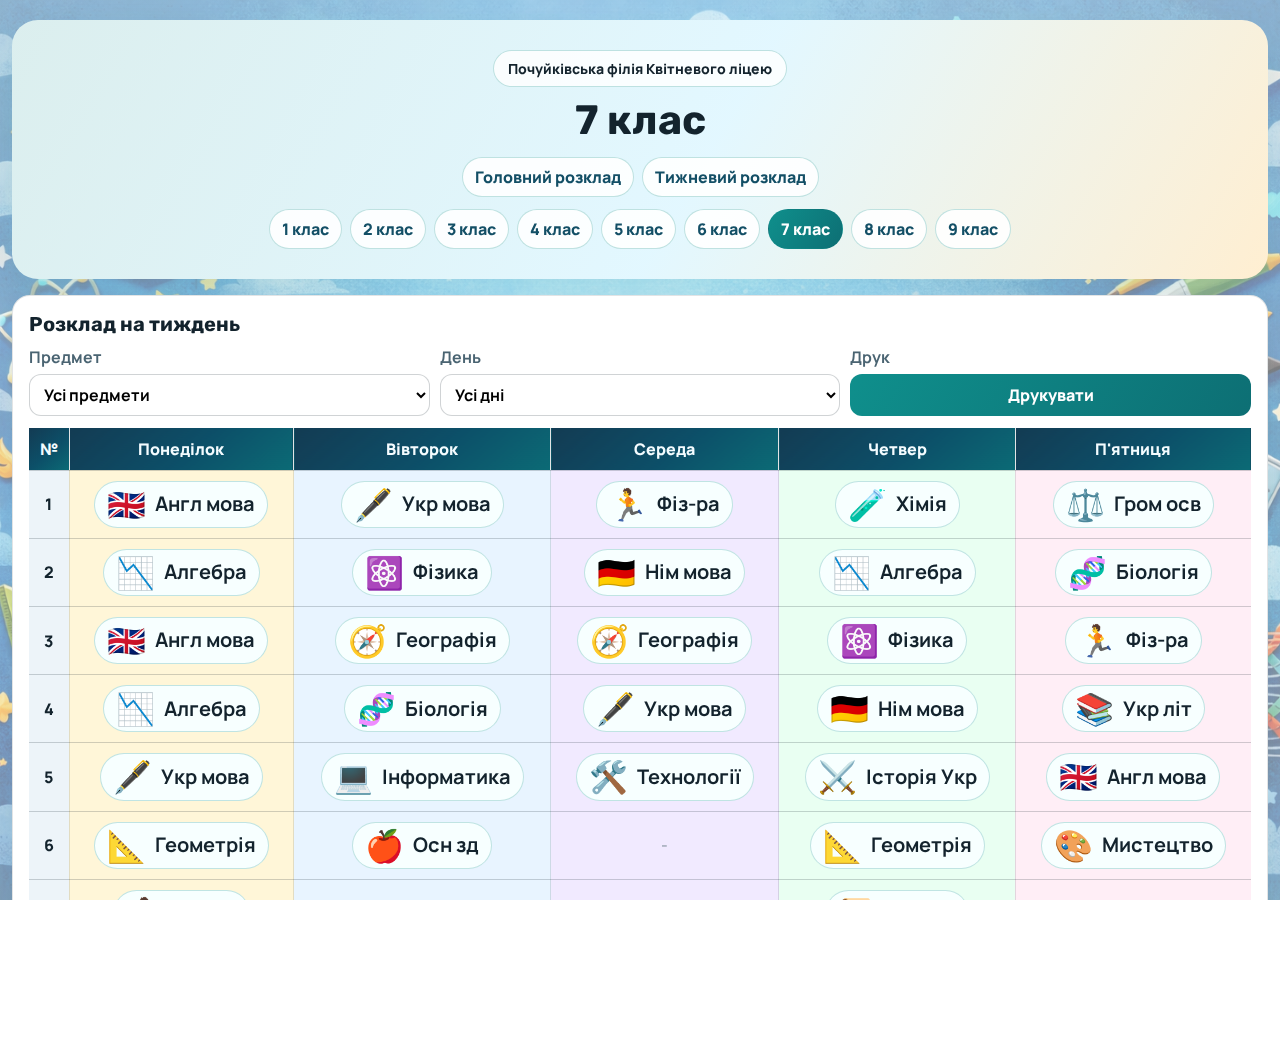
<file: class-7.html>
<!doctype html>
<html lang="uk">
  <head>
    <meta charset="UTF-8" />
    <meta name="viewport" content="width=device-width, initial-scale=1.0, maximum-scale=5.0, user-scalable=yes, viewport-fit=cover" />
    <title>7 клас | Почуйківська філія Квітневого ліцею</title>
    <link rel="preconnect" href="https://fonts.googleapis.com" />
    <link rel="preconnect" href="https://fonts.gstatic.com" crossorigin />
    <link
      href="https://fonts.googleapis.com/css2?family=Manrope:wght@400;500;600;700;800&family=Rubik:wght@500;600;700;800&display=swap"
      rel="stylesheet"
    />
    <style>
      :root {
        --bg: #f3f8f8;
        --bg-soft: #f8fcff;
        --card: #ffffff;
        --ink: #13232d;
        --muted: #4a6472;
        --line: rgba(19, 35, 45, 0.12);
        --brand: #0f8f8c;
        --brand-strong: #0d6f74;
        --glow: 0 20px 45px rgba(13, 111, 116, 0.16);
        --radius-xl: 26px;
        --radius-lg: 18px;
      }

      
      * { box-sizing: border-box; margin: 0; padding: 0; }

      html {
        height: 100%;
        scroll-behavior: smooth;
        overflow-x: auto;
        overflow-y: auto;
        -webkit-text-size-adjust: 100%;
        text-size-adjust: 100%;
      }

      body {
        height: 100%;
        min-height: 100vh;
        font-family: "Manrope", sans-serif;
        color: var(--ink);
        background: linear-gradient(160deg, var(--bg) 0%, var(--bg-soft) 62%, #eef8f4 100%);
        overflow-x: auto;
        overflow-y: auto;
        touch-action: pan-x pan-y pinch-zoom;
      }

      
      .site-bg {
        position: fixed;
        inset: 0;
        z-index: 0;
        background:
          linear-gradient(165deg, rgba(243, 248, 248, 0.56) 0%, rgba(248, 252, 255, 0.48) 52%, rgba(238, 248, 244, 0.54) 100%),
          radial-gradient(circle at 84% 14%, rgba(255, 209, 128, 0.14), transparent 28%),
          radial-gradient(circle at 10% 16%, rgba(15, 143, 140, 0.12), transparent 28%),
          url('./Заставка.png') center / cover no-repeat;
        pointer-events: none;
      }

      .print-bg-image {
        display: none;
      }

      .app {
        position: relative;
        z-index: 1;
        width: min(1280px, calc(100% - 24px));
        margin: 20px auto 40px;
      }

      .hero {
        border-radius: var(--radius-xl);
        background:
          linear-gradient(120deg, rgba(15, 143, 140, 0.15) 0%, rgba(217, 245, 255, 0.75) 55%, rgba(255, 209, 128, 0.36) 100%),
          var(--card);
        box-shadow: var(--glow);
        padding: 30px 24px;
        text-align: center;
      }

      .hero__school {
        display: inline-flex;
        align-items: center;
        padding: 8px 14px;
        border-radius: 999px;
        border: 1px solid rgba(15, 143, 140, 0.26);
        background: rgba(255, 255, 255, 0.82);
        font-weight: 800;
        font-size: 14px;
      }

      h1 {
        margin-top: 10px;
        font-family: "Rubik", sans-serif;
        font-size: clamp(28px, 3.2vw, 44px);
        line-height: 1.16;
      }

      .hero__links,
      .class-nav {
        margin-top: 12px;
        display: flex;
        gap: 8px;
        flex-wrap: wrap;
        justify-content: center;
      }

      .hero__links a,
      .class-tab {
        text-decoration: none;
        padding: 8px 12px;
        border-radius: 999px;
        border: 1px solid rgba(15, 143, 140, 0.26);
        background: rgba(255, 255, 255, 0.9);
        color: #134f66;
        font-weight: 800;
      }

      .class-tab.is-active {
        color: #ffffff;
        border-color: transparent;
        background: linear-gradient(120deg, var(--brand) 0%, var(--brand-strong) 100%);
      }

      .panel {
        margin-top: 16px;
        border-radius: var(--radius-lg);
        border: 1px solid var(--line);
        background: var(--card);
        box-shadow: 0 12px 26px rgba(19, 35, 45, 0.08);
        padding: 16px;
      }

      .panel h2 {
        font-family: "Rubik", sans-serif;
        font-size: 20px;
      }

      .controls {
        margin-top: 10px;
        display: grid;
        gap: 10px;
        grid-template-columns: repeat(3, minmax(160px, 1fr));
      }

      label {
        display: grid;
        gap: 6px;
        color: var(--muted);
        font-weight: 700;
      }

      select,
      button {
        min-height: 42px;
        padding: 8px 10px;
        border-radius: 12px;
        border: 1px solid rgba(19, 35, 45, 0.2);
        background: #fff;
        font: inherit;
      }

      button {
        border: 0;
        color: #fff;
        font-weight: 800;
        cursor: pointer;
        background: linear-gradient(120deg, var(--brand) 0%, var(--brand-strong) 100%);
      }

      .table-wrap {
        margin-top: 12px;
        overflow-x: auto;
        overflow-y: auto;
        max-width: 100%;
        -webkit-overflow-scrolling: touch;
        overscroll-behavior: auto;
        touch-action: pan-x pan-y pinch-zoom;
      }

      table {
        width: max-content;
        min-width: 100%;
        border-collapse: collapse;
      }

      th,
      td {
        border-bottom: 1px solid rgba(19, 35, 45, 0.2);
        border-right: 1px solid rgba(19, 35, 45, 0.12);
        padding: 10px 9px;
        text-align: center;
        vertical-align: middle;
      }

      th:last-child,
      td:last-child { border-right: 0; }

      thead th {
        position: sticky;
        top: 0;
        z-index: 1;
        color: #f4fcff;
        font-weight: 800;
        background: linear-gradient(140deg, #133b53 0%, #0c4f68 55%, #0b6a75 100%);
      }

      thead th:first-child,
      tbody th {
        width: 40px;
        min-width: 40px;
        max-width: 40px;
        padding-left: 4px;
        padding-right: 4px;
      }

      tbody th {
        background: #edf4f9;
        font-weight: 800;
        color: var(--ink);
      }

      td {
        background: #f9fcff;
        color: var(--ink);
      }

      tbody td[data-day="Понеділок"] { background: #fff6d8; }
      tbody td[data-day="Вівторок"] { background: #e8f4ff; }
      tbody td[data-day="Середа"] { background: #f1eaff; }
      tbody td[data-day="Четвер"] { background: #e9fff2; }
      tbody td[data-day="П'ятниця"] { background: #ffeef6; }


            .subject-stack {
        display: flex;
        align-items: center;
        justify-content: center;
        gap: 10px;
        flex-wrap: nowrap;
        white-space: nowrap;
        width: 100%;
      }

      .subject-chip {
        border: 1px solid rgba(15, 143, 140, 0.24);
        background: #f7ffff;
        border-radius: 999px;
        padding: 7px 12px;
        display: inline-flex;
        align-items: center;
        gap: 9px;
        font-size: 20px;
        font-weight: 700;
        line-height: 1.12;
        color: var(--ink);
        white-space: nowrap;
        cursor: pointer;
      }

      .subject-chip span:first-child {
        font-size: 1.56em;
        line-height: 1;
      }

      .subject-chip span:last-child {
        color: var(--ink);
        white-space: nowrap;
      }

      .subject-chip:hover {
        border-color: var(--brand);
        background: #ebfffe;
      }

      .subject-chip.is-active {
        color: #f3fbff;
        background: #0c4f68;
        border-color: rgba(255, 255, 255, 0.4);
      }

      .subject-chip.is-active span:last-child { color: #f3fbff; }

      td.is-match {
        color: #f3fbff;
        background: #0f6077;
      }

      td.is-match .subject-chip {
        color: #f3fbff;
        background: #0c4f68;
        border-color: rgba(255, 255, 255, 0.35);
      }

      td.is-match .subject-chip span:last-child { color: #f3fbff; }

      td.is-dim { opacity: 0.34; }

      .divider {
        color: #5f7380;
        font-weight: 700;
      }

      .empty { color: #7f8f99; }

      .footer {
        margin-top: 10px;
        text-align: center;
        color: var(--muted);
        font-weight: 600;
      }

      @media (max-width: 920px) {
        .controls { grid-template-columns: 1fr; }
        .app { width: min(1280px, calc(100% - 10px)); margin-top: 10px; }
      }

      
      @media (max-width: 760px) {
        .app {
          width: min(1280px, calc(100% - 8px));
          margin: 8px auto 22px;
        }

        .hero {
          padding: 18px 12px;
        }

        h1 {
          font-size: clamp(24px, 7.2vw, 34px);
        }

        .panel {
          padding: 10px;
        }

        .controls {
          gap: 8px;
        }

        .table-wrap {
          max-height: min(72vh, 560px);
        }

        th,
        td {
          padding: 9px 6px;
        }

        thead th {
          font-size: clamp(14px, 3.8vw, 19px);
        }

        tbody th {
          font-size: clamp(14px, 3.6vw, 18px);
        }

        .subject-stack {
          gap: 7px;
        }

        .subject-chip {
          font-size: clamp(14px, 3.7vw, 19px);
          padding: 6px 10px;
          gap: 7px;
          max-width: 100%;
        }

        .subject-chip span:first-child {
          font-size: 1.38em;
        }
      }
@media print {
        @page {
          size: A4 landscape;
          margin: 4mm;
        }

        html,
        body {
          width: 100%;
          height: auto;
          background: #ffffff !important;
          -webkit-print-color-adjust: exact;
          print-color-adjust: exact;
        }


        .hero__links,
        .class-nav,
        .controls,
        .footer {
          display: none !important;
        }
        .site-bg {
          display: none !important;
        }

        .print-bg-image {
          display: block !important;
          position: fixed !important;
          inset: 0 !important;
          width: 100vw !important;
          height: 100vh !important;
          object-fit: cover !important;
          opacity: 0.24 !important;
          z-index: 0 !important;
        }

        .app {
          width: 100% !important;
          margin: 0 !important;
          position: relative;
          z-index: 2;
        }

        .hero {
          padding: 0 0 2.5mm !important;
          margin: 0 !important;
          border: 0 !important;
          box-shadow: none !important;
          background: transparent !important;
        }

        .hero__school {
          border: 0 !important;
          background: transparent !important;
          padding: 0 !important;
          font-size: 11px !important;
          color: #0f1e25 !important;
          font-weight: 800 !important;
        }

        h1 {
          margin-top: 1.4mm !important;
          font-size: 21px !important;
          line-height: 1.02 !important;
          color: #0f1e25 !important;
        }

        .panel {
          margin: 0 !important;
          padding: 0 !important;
          border: 0 !important;
          box-shadow: none !important;
          background: transparent !important;
        }

        .panel h2 {
          display: none !important;
        }

        .table-wrap {
          margin: 0 !important;
          overflow: visible !important;
        }

        table {
          min-width: 0 !important;
          width: 100% !important;
          table-layout: fixed;
          border-collapse: collapse;
          background: rgba(255, 255, 255, 0.78) !important;
        }

        th,
        td {
          padding: 6px 5px !important;
          font-size: 18px !important;
          line-height: 1.0 !important;
          border-bottom: 1px solid #223744 !important;
          border-right: 1px solid #223744 !important;
          color: #0f1e25 !important;
          white-space: nowrap !important;
        }

        th:last-child,
        td:last-child { border-right: 0 !important; }

        thead th {
          position: static !important;
          background: linear-gradient(140deg, #133b53 0%, #0c4f68 55%, #0b6a75 100%) !important;
          color: #f4fcff !important;
          font-size: 28px !important;
          font-weight: 800 !important;
          white-space: nowrap !important;
        }

        thead th:first-child,
        tbody th {
          width: 3.7% !important;
          min-width: 0 !important;
          max-width: none !important;
          background: rgba(255, 255, 255, 0.9) !important;
          color: #0f1e25 !important;
        }

        thead th:not(:first-child),
        tbody td {
          width: 19.26% !important;
        }

        tbody td[data-day="Понеділок"] { background: rgba(255, 246, 216, 0.92) !important; }
        tbody td[data-day="Вівторок"] { background: rgba(232, 244, 255, 0.92) !important; }
        tbody td[data-day="Середа"] { background: rgba(241, 234, 255, 0.92) !important; }
        tbody td[data-day="Четвер"] { background: rgba(233, 255, 242, 0.92) !important; }
        tbody td[data-day="П'ятниця"] { background: rgba(255, 238, 246, 0.92) !important; }

        .subject-stack {
          gap: 4px !important;
          flex-wrap: nowrap !important;
          white-space: nowrap !important;
          justify-content: center !important;
        }

        .subject-chip {
          border: 0 !important;
          border-radius: 0 !important;
          background: transparent !important;
          color: #0f1e25 !important;
          box-shadow: none !important;
          display: inline-flex !important;
          align-items: center !important;
          gap: 3px !important;
          padding: 0 !important;
          font-size: 24px !important;
          line-height: 1.0 !important;
          white-space: nowrap !important;
        }

        .subject-chip span:first-child {
          font-size: 34px !important;
          line-height: 1 !important;
        }

        .subject-chip span:last-child {
          color: #0f1e25 !important;
          white-space: nowrap !important;
        }

        .divider {
          color: #415762 !important;
          font-size: 14px !important;
          white-space: nowrap !important;
        }

        .empty {
          color: #435965 !important;
          white-space: nowrap !important;
        }

        td.is-match,
        td.is-dim {
          opacity: 1 !important;
          color: #0f1e25 !important;
        }

        tr,
        table,
        .panel,
        .table-wrap {
          page-break-inside: avoid;
          break-inside: avoid;
        }
      }
    </style>
  </head>
  <body>
    <div class="site-bg" aria-hidden="true"></div>
    <img class="print-bg-image" src="./Заставка.png" alt="" aria-hidden="true" />
    <div class="app">
      <header class="hero">
        <p class="hero__school">Почуйківська філія Квітневого ліцею</p>
        <h1>7 клас</h1>

        <div class="hero__links">
          <a href="index.html">Головний розклад</a>
          <a href="#week">Тижневий розклад</a>
        </div>

        <nav class="class-nav" aria-label="Перехід між класами">
          <a class="class-tab" href="class-1.html">1 клас</a><a class="class-tab" href="class-2.html">2 клас</a><a class="class-tab" href="class-3.html">3 клас</a><a class="class-tab" href="class-4.html">4 клас</a><a class="class-tab" href="class-5.html">5 клас</a><a class="class-tab" href="class-6.html">6 клас</a><a class="class-tab is-active" href="class-7.html">7 клас</a><a class="class-tab" href="class-8.html">8 клас</a><a class="class-tab" href="class-9.html">9 клас</a>
        </nav>
      </header>

      <section class="panel" id="week">
        <h2>Розклад на тиждень</h2>

        <div class="controls">
          <label>
            Предмет
            <select id="subjectSearch">
              <option value="">Усі предмети</option>
            </select>
          </label>

          <label>
            День
            <select id="daySearch">
              <option value="">Усі дні</option>
            </select>
          </label>

          <label>
            Друк
            <button id="printButton" type="button">Друкувати</button>
          </label>
        </div>

        <div class="table-wrap">
          <table>
            <thead>
              <tr id="headRow"></tr>
            </thead>
            <tbody id="bodyRows"></tbody>
          </table>
        </div>
      </section>

      <footer class="footer">Натисніть на предмет, щоб підсвітити його у всьому тижні.</footer>
    </div>

    <script>
      const dayOrder = [{"id": "monday", "label": "Понеділок"}, {"id": "tuesday", "label": "Вівторок"}, {"id": "wednesday", "label": "Середа"}, {"id": "thursday", "label": "Четвер"}, {"id": "friday", "label": "П'ятниця"}];
      const lessons = [1, 2, 3, 4, 5, 6, 7];
      const tableData = {"Понеділок": {"1": "Англ мова", "2": "Алгебра", "3": "Англ мова", "4": "Алгебра", "5": "Укр мова", "6": "Геометрія", "7": "Фіз-ра"}, "Вівторок": {"1": "Укр мова", "2": "Фізика", "3": "Географія", "4": "Біологія", "5": "Інформатика", "6": "Осн зд", "7": ""}, "Середа": {"1": "Фіз-ра", "2": "Нім мова", "3": "Географія", "4": "Укр мова", "5": "Технології", "6": "", "7": ""}, "Четвер": {"1": "Хімія", "2": "Алгебра", "3": "Фізика", "4": "Нім мова", "5": "Історія Укр", "6": "Геометрія", "7": "Зар літ"}, "П'ятниця": {"1": "Гром осв", "2": "Біологія", "3": "Фіз-ра", "4": "Укр літ", "5": "Англ мова", "6": "Мистецтво", "7": ""}};
      const subjectIcons = {"Інформатика": "💻", "Іст рідн краю": "🏡", "Історія": "🏺", "Історія Укр": "⚔️", "Алгебра": "📉", "Англ мова": "🇬🇧", "Буквар": "🅰️", "Біологія": "🧬", "Всесв іст": "🌍", "Географія": "🧭", "Геометрія": "📐", "Гром осв": "⚖️", "Зар літ": "📜", "Літ чит": "📖", "Матем": "🔢", "Мистецтво": "🎨", "Музика": "🎵", "Нім мова": "🇩🇪", "Обр мист": "🖌️", "Осн зд": "🍎", "Письмо": "✍️", "Природозн.": "🌱", "Підпр і фін.": "💼", "Технології": "🛠️", "Укр літ": "📚", "Укр мова": "🖋️", "Фіз-ра": "🏃", "Фізика": "⚛️", "Хімія": "🧪", "ЯДС": "🔍"};

      const escapeHtml = (value) =>
        String(value)
          .replaceAll("&", "&amp;")
          .replaceAll("<", "&lt;")
          .replaceAll(">", "&gt;")
          .replaceAll('"', "&quot;")
          .replaceAll("'", "&#39;");

      const splitSubjects = (raw) => {
        const clean = String(raw || "").trim();
        if (!clean) return [];

        return clean
          .split("/")
          .map((part) => part.trim())
          .filter(Boolean)
          .map((label) => ({
            label,
            canonical: label,
            icon: subjectIcons[label] || "📘"
          }));
      };

      const daySearch = document.getElementById("daySearch");
      daySearch.innerHTML =
        '<option value="">Усі дні</option>' +
        dayOrder.map((day) => `<option value="${escapeHtml(day.label)}">${escapeHtml(day.label)}</option>`).join("");

      const subjects = Array.from(
        new Set(
          Object.values(tableData).flatMap((dayMap) =>
            Object.values(dayMap).flatMap((cell) => splitSubjects(cell).map((s) => s.canonical))
          )
        )
      ).sort((a, b) => a.localeCompare(b, "uk"));

      const subjectSearch = document.getElementById("subjectSearch");
      subjectSearch.innerHTML =
        '<option value="">Усі предмети</option>' +
        subjects
          .map((subject) => `<option value="${escapeHtml(subject)}">${subjectIcons[subject] || "📘"} ${escapeHtml(subject)}</option>`)
          .join("");

      const headRow = document.getElementById("headRow");
      headRow.innerHTML =
        `<th>№</th>` +
        dayOrder.map((day) => `<th data-day="${escapeHtml(day.label)}">${escapeHtml(day.label)}</th>`).join("");

      const bodyRows = document.getElementById("bodyRows");
      bodyRows.innerHTML = lessons
        .map((lesson) => {
          const dayCells = dayOrder
            .map((day) => {
              const value = tableData[day.label]?.[lesson] || "";
              const pieces = splitSubjects(value);

              if (!pieces.length) {
                return `<td data-day="${escapeHtml(day.label)}"><span class="empty">-</span></td>`;
              }

              const chips = pieces
                .map(
                  (subject) =>
                    `<button class="subject-chip" data-subject="${escapeHtml(subject.canonical)}" type="button">` +
                    `<span>${escapeHtml(subject.icon)}</span>` +
                    `<span>${escapeHtml(subject.label)}</span>` +
                    `</button>`
                )
                .join('<span class="divider">/</span>');

              return `<td data-day="${escapeHtml(day.label)}"><div class="subject-stack">${chips}</div></td>`;
            })
            .join("");

          return `<tr><th>${lesson}</th>${dayCells}</tr>`;
        })
        .join("");

      let activeSubject = "";

      const clearHighlight = () => {
        activeSubject = "";
        document.querySelectorAll(".subject-chip").forEach((chip) => chip.classList.remove("is-active"));
        document.querySelectorAll("td.is-match").forEach((cell) => cell.classList.remove("is-match"));
      };

      const applyFilters = () => {
        const selectedSubject = subjectSearch.value;
        const selectedDay = daySearch.value;

        document.querySelectorAll("thead th[data-day]").forEach((headerCell) => {
          const hidden = Boolean(selectedDay) && headerCell.dataset.day !== selectedDay;
          headerCell.style.display = hidden ? "none" : "";
        });

        document.querySelectorAll("tbody tr").forEach((row) => {
          row.querySelectorAll("td[data-day]").forEach((cell) => {
            const hiddenByDay = Boolean(selectedDay) && cell.dataset.day !== selectedDay;
            cell.style.display = hiddenByDay ? "none" : "";

            if (hiddenByDay) return;

            const chips = Array.from(cell.querySelectorAll(".subject-chip"));
            const matchedBySubject = !selectedSubject || chips.some((chip) => chip.dataset.subject === selectedSubject);
            cell.classList.toggle("is-dim", !matchedBySubject && chips.length > 0);
          });
        });
      };

      document.addEventListener("click", (event) => {
        const chip = event.target.closest(".subject-chip");
        if (!chip) return;

        const subject = chip.dataset.subject || "";
        if (activeSubject === subject) {
          clearHighlight();
          return;
        }

        clearHighlight();
        activeSubject = subject;

        document.querySelectorAll("tbody td[data-day]").forEach((cell) => {
          const chips = Array.from(cell.querySelectorAll(".subject-chip"));
          const matched = chips.some((c) => c.dataset.subject === subject);
          cell.classList.toggle("is-match", matched);
          chips.forEach((c) => c.classList.toggle("is-active", c.dataset.subject === subject));
        });
      });

      subjectSearch.addEventListener("change", applyFilters);
      daySearch.addEventListener("change", applyFilters);
      document.getElementById("printButton").addEventListener("click", () => window.print());

      applyFilters();
    </script>
  </body>
</html>
</file>
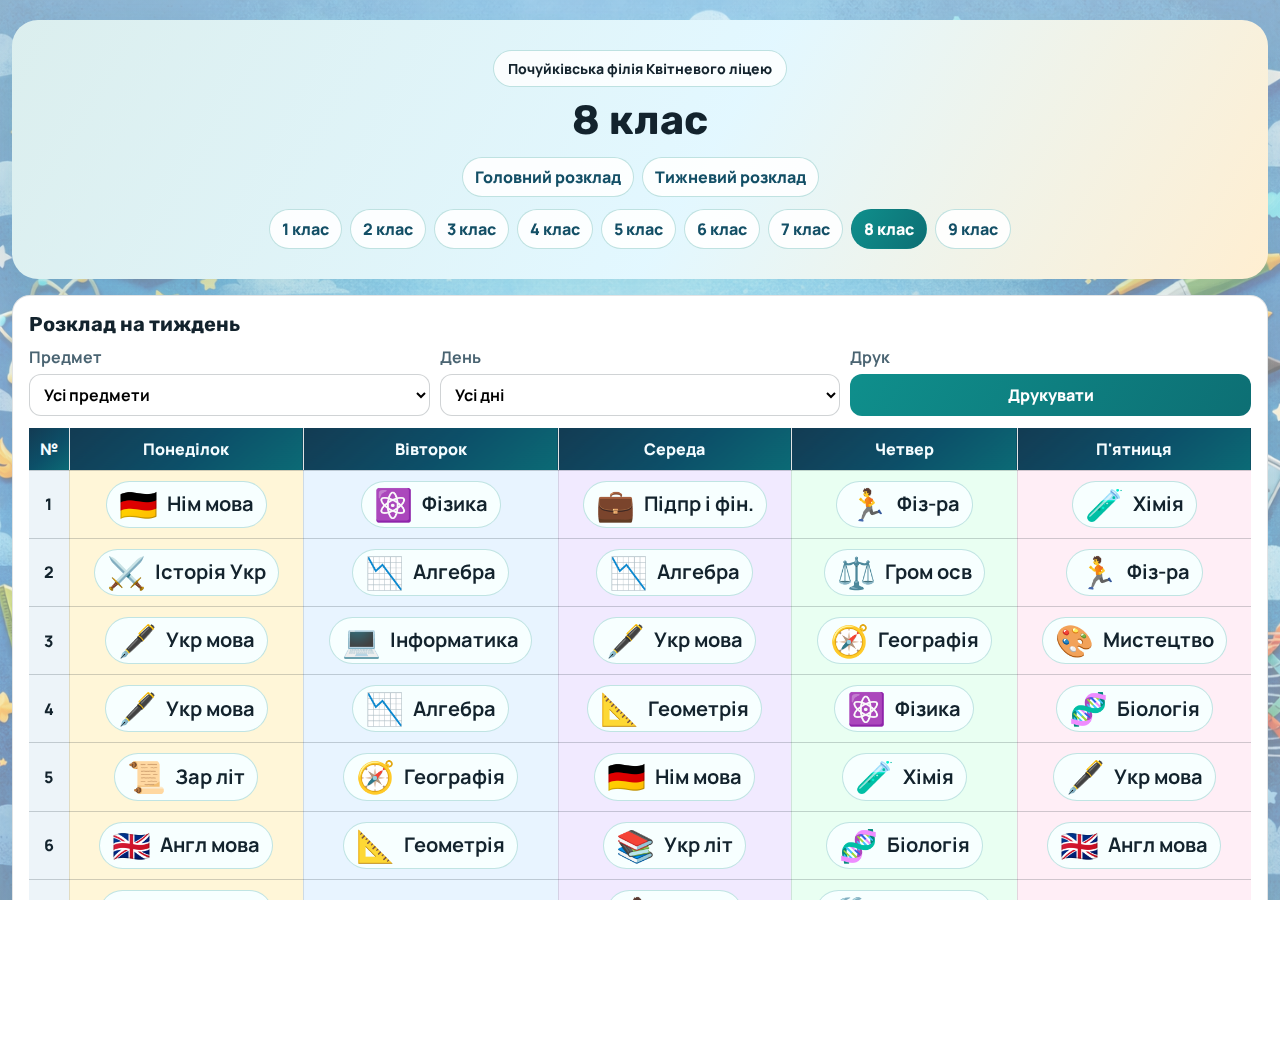
<file: class-8.html>
<!doctype html>
<html lang="uk">
  <head>
    <meta charset="UTF-8" />
    <meta name="viewport" content="width=device-width, initial-scale=1.0, maximum-scale=5.0, user-scalable=yes, viewport-fit=cover" />
    <title>8 клас | Почуйківська філія Квітневого ліцею</title>
    <link rel="preconnect" href="https://fonts.googleapis.com" />
    <link rel="preconnect" href="https://fonts.gstatic.com" crossorigin />
    <link
      href="https://fonts.googleapis.com/css2?family=Manrope:wght@400;500;600;700;800&family=Rubik:wght@500;600;700;800&display=swap"
      rel="stylesheet"
    />
    <style>
      :root {
        --bg: #f3f8f8;
        --bg-soft: #f8fcff;
        --card: #ffffff;
        --ink: #13232d;
        --muted: #4a6472;
        --line: rgba(19, 35, 45, 0.12);
        --brand: #0f8f8c;
        --brand-strong: #0d6f74;
        --glow: 0 20px 45px rgba(13, 111, 116, 0.16);
        --radius-xl: 26px;
        --radius-lg: 18px;
      }

      
      * { box-sizing: border-box; margin: 0; padding: 0; }

      html {
        height: 100%;
        scroll-behavior: smooth;
        overflow-x: auto;
        overflow-y: auto;
        -webkit-text-size-adjust: 100%;
        text-size-adjust: 100%;
      }

      body {
        height: 100%;
        min-height: 100vh;
        font-family: "Manrope", sans-serif;
        color: var(--ink);
        background: linear-gradient(160deg, var(--bg) 0%, var(--bg-soft) 62%, #eef8f4 100%);
        overflow-x: auto;
        overflow-y: auto;
        touch-action: pan-x pan-y pinch-zoom;
      }

      
      .site-bg {
        position: fixed;
        inset: 0;
        z-index: 0;
        background:
          linear-gradient(165deg, rgba(243, 248, 248, 0.56) 0%, rgba(248, 252, 255, 0.48) 52%, rgba(238, 248, 244, 0.54) 100%),
          radial-gradient(circle at 84% 14%, rgba(255, 209, 128, 0.14), transparent 28%),
          radial-gradient(circle at 10% 16%, rgba(15, 143, 140, 0.12), transparent 28%),
          url('./Заставка.png') center / cover no-repeat;
        pointer-events: none;
      }

      .print-bg-image {
        display: none;
      }

      .app {
        position: relative;
        z-index: 1;
        width: min(1280px, calc(100% - 24px));
        margin: 20px auto 40px;
      }

      .hero {
        border-radius: var(--radius-xl);
        background:
          linear-gradient(120deg, rgba(15, 143, 140, 0.15) 0%, rgba(217, 245, 255, 0.75) 55%, rgba(255, 209, 128, 0.36) 100%),
          var(--card);
        box-shadow: var(--glow);
        padding: 30px 24px;
        text-align: center;
      }

      .hero__school {
        display: inline-flex;
        align-items: center;
        padding: 8px 14px;
        border-radius: 999px;
        border: 1px solid rgba(15, 143, 140, 0.26);
        background: rgba(255, 255, 255, 0.82);
        font-weight: 800;
        font-size: 14px;
      }

      h1 {
        margin-top: 10px;
        font-family: "Rubik", sans-serif;
        font-size: clamp(28px, 3.2vw, 44px);
        line-height: 1.16;
      }

      .hero__links,
      .class-nav {
        margin-top: 12px;
        display: flex;
        gap: 8px;
        flex-wrap: wrap;
        justify-content: center;
      }

      .hero__links a,
      .class-tab {
        text-decoration: none;
        padding: 8px 12px;
        border-radius: 999px;
        border: 1px solid rgba(15, 143, 140, 0.26);
        background: rgba(255, 255, 255, 0.9);
        color: #134f66;
        font-weight: 800;
      }

      .class-tab.is-active {
        color: #ffffff;
        border-color: transparent;
        background: linear-gradient(120deg, var(--brand) 0%, var(--brand-strong) 100%);
      }

      .panel {
        margin-top: 16px;
        border-radius: var(--radius-lg);
        border: 1px solid var(--line);
        background: var(--card);
        box-shadow: 0 12px 26px rgba(19, 35, 45, 0.08);
        padding: 16px;
      }

      .panel h2 {
        font-family: "Rubik", sans-serif;
        font-size: 20px;
      }

      .controls {
        margin-top: 10px;
        display: grid;
        gap: 10px;
        grid-template-columns: repeat(3, minmax(160px, 1fr));
      }

      label {
        display: grid;
        gap: 6px;
        color: var(--muted);
        font-weight: 700;
      }

      select,
      button {
        min-height: 42px;
        padding: 8px 10px;
        border-radius: 12px;
        border: 1px solid rgba(19, 35, 45, 0.2);
        background: #fff;
        font: inherit;
      }

      button {
        border: 0;
        color: #fff;
        font-weight: 800;
        cursor: pointer;
        background: linear-gradient(120deg, var(--brand) 0%, var(--brand-strong) 100%);
      }

      .table-wrap {
        margin-top: 12px;
        overflow-x: auto;
        overflow-y: auto;
        max-width: 100%;
        -webkit-overflow-scrolling: touch;
        overscroll-behavior: auto;
        touch-action: pan-x pan-y pinch-zoom;
      }

      table {
        width: max-content;
        min-width: 100%;
        border-collapse: collapse;
      }

      th,
      td {
        border-bottom: 1px solid rgba(19, 35, 45, 0.2);
        border-right: 1px solid rgba(19, 35, 45, 0.12);
        padding: 10px 9px;
        text-align: center;
        vertical-align: middle;
      }

      th:last-child,
      td:last-child { border-right: 0; }

      thead th {
        position: sticky;
        top: 0;
        z-index: 1;
        color: #f4fcff;
        font-weight: 800;
        background: linear-gradient(140deg, #133b53 0%, #0c4f68 55%, #0b6a75 100%);
      }

      thead th:first-child,
      tbody th {
        width: 40px;
        min-width: 40px;
        max-width: 40px;
        padding-left: 4px;
        padding-right: 4px;
      }

      tbody th {
        background: #edf4f9;
        font-weight: 800;
        color: var(--ink);
      }

      td {
        background: #f9fcff;
        color: var(--ink);
      }

      tbody td[data-day="Понеділок"] { background: #fff6d8; }
      tbody td[data-day="Вівторок"] { background: #e8f4ff; }
      tbody td[data-day="Середа"] { background: #f1eaff; }
      tbody td[data-day="Четвер"] { background: #e9fff2; }
      tbody td[data-day="П'ятниця"] { background: #ffeef6; }


            .subject-stack {
        display: flex;
        align-items: center;
        justify-content: center;
        gap: 10px;
        flex-wrap: nowrap;
        white-space: nowrap;
        width: 100%;
      }

      .subject-chip {
        border: 1px solid rgba(15, 143, 140, 0.24);
        background: #f7ffff;
        border-radius: 999px;
        padding: 7px 12px;
        display: inline-flex;
        align-items: center;
        gap: 9px;
        font-size: 20px;
        font-weight: 700;
        line-height: 1.12;
        color: var(--ink);
        white-space: nowrap;
        cursor: pointer;
      }

      .subject-chip span:first-child {
        font-size: 1.56em;
        line-height: 1;
      }

      .subject-chip span:last-child {
        color: var(--ink);
        white-space: nowrap;
      }

      .subject-chip:hover {
        border-color: var(--brand);
        background: #ebfffe;
      }

      .subject-chip.is-active {
        color: #f3fbff;
        background: #0c4f68;
        border-color: rgba(255, 255, 255, 0.4);
      }

      .subject-chip.is-active span:last-child { color: #f3fbff; }

      td.is-match {
        color: #f3fbff;
        background: #0f6077;
      }

      td.is-match .subject-chip {
        color: #f3fbff;
        background: #0c4f68;
        border-color: rgba(255, 255, 255, 0.35);
      }

      td.is-match .subject-chip span:last-child { color: #f3fbff; }

      td.is-dim { opacity: 0.34; }

      .divider {
        color: #5f7380;
        font-weight: 700;
      }

      .empty { color: #7f8f99; }

      .footer {
        margin-top: 10px;
        text-align: center;
        color: var(--muted);
        font-weight: 600;
      }

      @media (max-width: 920px) {
        .controls { grid-template-columns: 1fr; }
        .app { width: min(1280px, calc(100% - 10px)); margin-top: 10px; }
      }

      
      @media (max-width: 760px) {
        .app {
          width: min(1280px, calc(100% - 8px));
          margin: 8px auto 22px;
        }

        .hero {
          padding: 18px 12px;
        }

        h1 {
          font-size: clamp(24px, 7.2vw, 34px);
        }

        .panel {
          padding: 10px;
        }

        .controls {
          gap: 8px;
        }

        .table-wrap {
          max-height: min(72vh, 560px);
        }

        th,
        td {
          padding: 9px 6px;
        }

        thead th {
          font-size: clamp(14px, 3.8vw, 19px);
        }

        tbody th {
          font-size: clamp(14px, 3.6vw, 18px);
        }

        .subject-stack {
          gap: 7px;
        }

        .subject-chip {
          font-size: clamp(14px, 3.7vw, 19px);
          padding: 6px 10px;
          gap: 7px;
          max-width: 100%;
        }

        .subject-chip span:first-child {
          font-size: 1.38em;
        }
      }
@media print {
        @page {
          size: A4 landscape;
          margin: 4mm;
        }

        html,
        body {
          width: 100%;
          height: auto;
          background: #ffffff !important;
          -webkit-print-color-adjust: exact;
          print-color-adjust: exact;
        }


        .hero__links,
        .class-nav,
        .controls,
        .footer {
          display: none !important;
        }
        .site-bg {
          display: none !important;
        }

        .print-bg-image {
          display: block !important;
          position: fixed !important;
          inset: 0 !important;
          width: 100vw !important;
          height: 100vh !important;
          object-fit: cover !important;
          opacity: 0.24 !important;
          z-index: 0 !important;
        }

        .app {
          width: 100% !important;
          margin: 0 !important;
          position: relative;
          z-index: 2;
        }

        .hero {
          padding: 0 0 2.5mm !important;
          margin: 0 !important;
          border: 0 !important;
          box-shadow: none !important;
          background: transparent !important;
        }

        .hero__school {
          border: 0 !important;
          background: transparent !important;
          padding: 0 !important;
          font-size: 11px !important;
          color: #0f1e25 !important;
          font-weight: 800 !important;
        }

        h1 {
          margin-top: 1.4mm !important;
          font-size: 21px !important;
          line-height: 1.02 !important;
          color: #0f1e25 !important;
        }

        .panel {
          margin: 0 !important;
          padding: 0 !important;
          border: 0 !important;
          box-shadow: none !important;
          background: transparent !important;
        }

        .panel h2 {
          display: none !important;
        }

        .table-wrap {
          margin: 0 !important;
          overflow: visible !important;
        }

        table {
          min-width: 0 !important;
          width: 100% !important;
          table-layout: fixed;
          border-collapse: collapse;
          background: rgba(255, 255, 255, 0.78) !important;
        }

        th,
        td {
          padding: 6px 5px !important;
          font-size: 18px !important;
          line-height: 1.0 !important;
          border-bottom: 1px solid #223744 !important;
          border-right: 1px solid #223744 !important;
          color: #0f1e25 !important;
          white-space: nowrap !important;
        }

        th:last-child,
        td:last-child { border-right: 0 !important; }

        thead th {
          position: static !important;
          background: linear-gradient(140deg, #133b53 0%, #0c4f68 55%, #0b6a75 100%) !important;
          color: #f4fcff !important;
          font-size: 28px !important;
          font-weight: 800 !important;
          white-space: nowrap !important;
        }

        thead th:first-child,
        tbody th {
          width: 3.7% !important;
          min-width: 0 !important;
          max-width: none !important;
          background: rgba(255, 255, 255, 0.9) !important;
          color: #0f1e25 !important;
        }

        thead th:not(:first-child),
        tbody td {
          width: 19.26% !important;
        }

        tbody td[data-day="Понеділок"] { background: rgba(255, 246, 216, 0.92) !important; }
        tbody td[data-day="Вівторок"] { background: rgba(232, 244, 255, 0.92) !important; }
        tbody td[data-day="Середа"] { background: rgba(241, 234, 255, 0.92) !important; }
        tbody td[data-day="Четвер"] { background: rgba(233, 255, 242, 0.92) !important; }
        tbody td[data-day="П'ятниця"] { background: rgba(255, 238, 246, 0.92) !important; }

        .subject-stack {
          gap: 4px !important;
          flex-wrap: nowrap !important;
          white-space: nowrap !important;
          justify-content: center !important;
        }

        .subject-chip {
          border: 0 !important;
          border-radius: 0 !important;
          background: transparent !important;
          color: #0f1e25 !important;
          box-shadow: none !important;
          display: inline-flex !important;
          align-items: center !important;
          gap: 3px !important;
          padding: 0 !important;
          font-size: 24px !important;
          line-height: 1.0 !important;
          white-space: nowrap !important;
        }

        .subject-chip span:first-child {
          font-size: 34px !important;
          line-height: 1 !important;
        }

        .subject-chip span:last-child {
          color: #0f1e25 !important;
          white-space: nowrap !important;
        }

        .divider {
          color: #415762 !important;
          font-size: 14px !important;
          white-space: nowrap !important;
        }

        .empty {
          color: #435965 !important;
          white-space: nowrap !important;
        }

        td.is-match,
        td.is-dim {
          opacity: 1 !important;
          color: #0f1e25 !important;
        }

        tr,
        table,
        .panel,
        .table-wrap {
          page-break-inside: avoid;
          break-inside: avoid;
        }
      }
    </style>
  </head>
  <body>
    <div class="site-bg" aria-hidden="true"></div>
    <img class="print-bg-image" src="./Заставка.png" alt="" aria-hidden="true" />
    <div class="app">
      <header class="hero">
        <p class="hero__school">Почуйківська філія Квітневого ліцею</p>
        <h1>8 клас</h1>

        <div class="hero__links">
          <a href="index.html">Головний розклад</a>
          <a href="#week">Тижневий розклад</a>
        </div>

        <nav class="class-nav" aria-label="Перехід між класами">
          <a class="class-tab" href="class-1.html">1 клас</a><a class="class-tab" href="class-2.html">2 клас</a><a class="class-tab" href="class-3.html">3 клас</a><a class="class-tab" href="class-4.html">4 клас</a><a class="class-tab" href="class-5.html">5 клас</a><a class="class-tab" href="class-6.html">6 клас</a><a class="class-tab" href="class-7.html">7 клас</a><a class="class-tab is-active" href="class-8.html">8 клас</a><a class="class-tab" href="class-9.html">9 клас</a>
        </nav>
      </header>

      <section class="panel" id="week">
        <h2>Розклад на тиждень</h2>

        <div class="controls">
          <label>
            Предмет
            <select id="subjectSearch">
              <option value="">Усі предмети</option>
            </select>
          </label>

          <label>
            День
            <select id="daySearch">
              <option value="">Усі дні</option>
            </select>
          </label>

          <label>
            Друк
            <button id="printButton" type="button">Друкувати</button>
          </label>
        </div>

        <div class="table-wrap">
          <table>
            <thead>
              <tr id="headRow"></tr>
            </thead>
            <tbody id="bodyRows"></tbody>
          </table>
        </div>
      </section>

      <footer class="footer">Натисніть на предмет, щоб підсвітити його у всьому тижні.</footer>
    </div>

    <script>
      const dayOrder = [{"id": "monday", "label": "Понеділок"}, {"id": "tuesday", "label": "Вівторок"}, {"id": "wednesday", "label": "Середа"}, {"id": "thursday", "label": "Четвер"}, {"id": "friday", "label": "П'ятниця"}];
      const lessons = [1, 2, 3, 4, 5, 6, 7];
      const tableData = {"Понеділок": {"1": "Нім мова", "2": "Історія Укр", "3": "Укр мова", "4": "Укр мова", "5": "Зар літ", "6": "Англ мова", "7": "Англ мова"}, "Вівторок": {"1": "Фізика", "2": "Алгебра", "3": "Інформатика", "4": "Алгебра", "5": "Географія", "6": "Геометрія", "7": ""}, "Середа": {"1": "Підпр і фін.", "2": "Алгебра", "3": "Укр мова", "4": "Геометрія", "5": "Нім мова", "6": "Укр літ", "7": "Фіз-ра"}, "Четвер": {"1": "Фіз-ра", "2": "Гром осв", "3": "Географія", "4": "Фізика", "5": "Хімія", "6": "Біологія", "7": "Технології"}, "П'ятниця": {"1": "Хімія", "2": "Фіз-ра", "3": "Мистецтво", "4": "Біологія", "5": "Укр мова", "6": "Англ мова", "7": ""}};
      const subjectIcons = {"Інформатика": "💻", "Іст рідн краю": "🏡", "Історія": "🏺", "Історія Укр": "⚔️", "Алгебра": "📉", "Англ мова": "🇬🇧", "Буквар": "🅰️", "Біологія": "🧬", "Всесв іст": "🌍", "Географія": "🧭", "Геометрія": "📐", "Гром осв": "⚖️", "Зар літ": "📜", "Літ чит": "📖", "Матем": "🔢", "Мистецтво": "🎨", "Музика": "🎵", "Нім мова": "🇩🇪", "Обр мист": "🖌️", "Осн зд": "🍎", "Письмо": "✍️", "Природозн.": "🌱", "Підпр і фін.": "💼", "Технології": "🛠️", "Укр літ": "📚", "Укр мова": "🖋️", "Фіз-ра": "🏃", "Фізика": "⚛️", "Хімія": "🧪", "ЯДС": "🔍"};

      const escapeHtml = (value) =>
        String(value)
          .replaceAll("&", "&amp;")
          .replaceAll("<", "&lt;")
          .replaceAll(">", "&gt;")
          .replaceAll('"', "&quot;")
          .replaceAll("'", "&#39;");

      const splitSubjects = (raw) => {
        const clean = String(raw || "").trim();
        if (!clean) return [];

        return clean
          .split("/")
          .map((part) => part.trim())
          .filter(Boolean)
          .map((label) => ({
            label,
            canonical: label,
            icon: subjectIcons[label] || "📘"
          }));
      };

      const daySearch = document.getElementById("daySearch");
      daySearch.innerHTML =
        '<option value="">Усі дні</option>' +
        dayOrder.map((day) => `<option value="${escapeHtml(day.label)}">${escapeHtml(day.label)}</option>`).join("");

      const subjects = Array.from(
        new Set(
          Object.values(tableData).flatMap((dayMap) =>
            Object.values(dayMap).flatMap((cell) => splitSubjects(cell).map((s) => s.canonical))
          )
        )
      ).sort((a, b) => a.localeCompare(b, "uk"));

      const subjectSearch = document.getElementById("subjectSearch");
      subjectSearch.innerHTML =
        '<option value="">Усі предмети</option>' +
        subjects
          .map((subject) => `<option value="${escapeHtml(subject)}">${subjectIcons[subject] || "📘"} ${escapeHtml(subject)}</option>`)
          .join("");

      const headRow = document.getElementById("headRow");
      headRow.innerHTML =
        `<th>№</th>` +
        dayOrder.map((day) => `<th data-day="${escapeHtml(day.label)}">${escapeHtml(day.label)}</th>`).join("");

      const bodyRows = document.getElementById("bodyRows");
      bodyRows.innerHTML = lessons
        .map((lesson) => {
          const dayCells = dayOrder
            .map((day) => {
              const value = tableData[day.label]?.[lesson] || "";
              const pieces = splitSubjects(value);

              if (!pieces.length) {
                return `<td data-day="${escapeHtml(day.label)}"><span class="empty">-</span></td>`;
              }

              const chips = pieces
                .map(
                  (subject) =>
                    `<button class="subject-chip" data-subject="${escapeHtml(subject.canonical)}" type="button">` +
                    `<span>${escapeHtml(subject.icon)}</span>` +
                    `<span>${escapeHtml(subject.label)}</span>` +
                    `</button>`
                )
                .join('<span class="divider">/</span>');

              return `<td data-day="${escapeHtml(day.label)}"><div class="subject-stack">${chips}</div></td>`;
            })
            .join("");

          return `<tr><th>${lesson}</th>${dayCells}</tr>`;
        })
        .join("");

      let activeSubject = "";

      const clearHighlight = () => {
        activeSubject = "";
        document.querySelectorAll(".subject-chip").forEach((chip) => chip.classList.remove("is-active"));
        document.querySelectorAll("td.is-match").forEach((cell) => cell.classList.remove("is-match"));
      };

      const applyFilters = () => {
        const selectedSubject = subjectSearch.value;
        const selectedDay = daySearch.value;

        document.querySelectorAll("thead th[data-day]").forEach((headerCell) => {
          const hidden = Boolean(selectedDay) && headerCell.dataset.day !== selectedDay;
          headerCell.style.display = hidden ? "none" : "";
        });

        document.querySelectorAll("tbody tr").forEach((row) => {
          row.querySelectorAll("td[data-day]").forEach((cell) => {
            const hiddenByDay = Boolean(selectedDay) && cell.dataset.day !== selectedDay;
            cell.style.display = hiddenByDay ? "none" : "";

            if (hiddenByDay) return;

            const chips = Array.from(cell.querySelectorAll(".subject-chip"));
            const matchedBySubject = !selectedSubject || chips.some((chip) => chip.dataset.subject === selectedSubject);
            cell.classList.toggle("is-dim", !matchedBySubject && chips.length > 0);
          });
        });
      };

      document.addEventListener("click", (event) => {
        const chip = event.target.closest(".subject-chip");
        if (!chip) return;

        const subject = chip.dataset.subject || "";
        if (activeSubject === subject) {
          clearHighlight();
          return;
        }

        clearHighlight();
        activeSubject = subject;

        document.querySelectorAll("tbody td[data-day]").forEach((cell) => {
          const chips = Array.from(cell.querySelectorAll(".subject-chip"));
          const matched = chips.some((c) => c.dataset.subject === subject);
          cell.classList.toggle("is-match", matched);
          chips.forEach((c) => c.classList.toggle("is-active", c.dataset.subject === subject));
        });
      });

      subjectSearch.addEventListener("change", applyFilters);
      daySearch.addEventListener("change", applyFilters);
      document.getElementById("printButton").addEventListener("click", () => window.print());

      applyFilters();
    </script>
  </body>
</html>
</file>
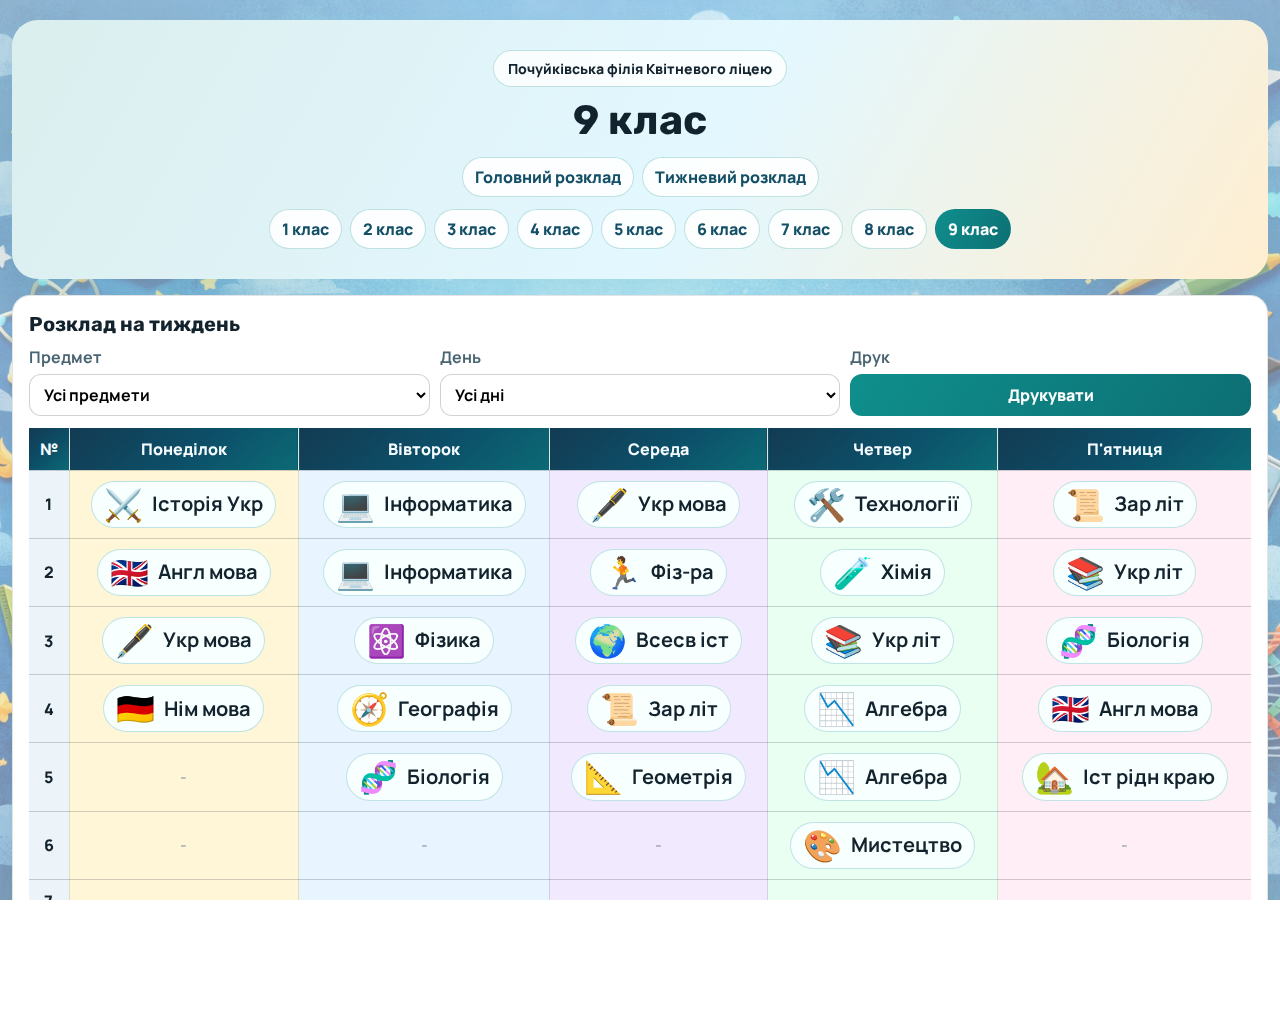
<file: class-9.html>
<!doctype html>
<html lang="uk">
  <head>
    <meta charset="UTF-8" />
    <meta name="viewport" content="width=device-width, initial-scale=1.0, maximum-scale=5.0, user-scalable=yes, viewport-fit=cover" />
    <title>9 клас | Почуйківська філія Квітневого ліцею</title>
    <link rel="preconnect" href="https://fonts.googleapis.com" />
    <link rel="preconnect" href="https://fonts.gstatic.com" crossorigin />
    <link
      href="https://fonts.googleapis.com/css2?family=Manrope:wght@400;500;600;700;800&family=Rubik:wght@500;600;700;800&display=swap"
      rel="stylesheet"
    />
    <style>
      :root {
        --bg: #f3f8f8;
        --bg-soft: #f8fcff;
        --card: #ffffff;
        --ink: #13232d;
        --muted: #4a6472;
        --line: rgba(19, 35, 45, 0.12);
        --brand: #0f8f8c;
        --brand-strong: #0d6f74;
        --glow: 0 20px 45px rgba(13, 111, 116, 0.16);
        --radius-xl: 26px;
        --radius-lg: 18px;
      }

      
      * { box-sizing: border-box; margin: 0; padding: 0; }

      html {
        height: 100%;
        scroll-behavior: smooth;
        overflow-x: auto;
        overflow-y: auto;
        -webkit-text-size-adjust: 100%;
        text-size-adjust: 100%;
      }

      body {
        height: 100%;
        min-height: 100vh;
        font-family: "Manrope", sans-serif;
        color: var(--ink);
        background: linear-gradient(160deg, var(--bg) 0%, var(--bg-soft) 62%, #eef8f4 100%);
        overflow-x: auto;
        overflow-y: auto;
        touch-action: pan-x pan-y pinch-zoom;
      }

      
      .site-bg {
        position: fixed;
        inset: 0;
        z-index: 0;
        background:
          linear-gradient(165deg, rgba(243, 248, 248, 0.56) 0%, rgba(248, 252, 255, 0.48) 52%, rgba(238, 248, 244, 0.54) 100%),
          radial-gradient(circle at 84% 14%, rgba(255, 209, 128, 0.14), transparent 28%),
          radial-gradient(circle at 10% 16%, rgba(15, 143, 140, 0.12), transparent 28%),
          url('./Заставка.png') center / cover no-repeat;
        pointer-events: none;
      }

      .print-bg-image {
        display: none;
      }

      .app {
        position: relative;
        z-index: 1;
        width: min(1280px, calc(100% - 24px));
        margin: 20px auto 40px;
      }

      .hero {
        border-radius: var(--radius-xl);
        background:
          linear-gradient(120deg, rgba(15, 143, 140, 0.15) 0%, rgba(217, 245, 255, 0.75) 55%, rgba(255, 209, 128, 0.36) 100%),
          var(--card);
        box-shadow: var(--glow);
        padding: 30px 24px;
        text-align: center;
      }

      .hero__school {
        display: inline-flex;
        align-items: center;
        padding: 8px 14px;
        border-radius: 999px;
        border: 1px solid rgba(15, 143, 140, 0.26);
        background: rgba(255, 255, 255, 0.82);
        font-weight: 800;
        font-size: 14px;
      }

      h1 {
        margin-top: 10px;
        font-family: "Rubik", sans-serif;
        font-size: clamp(28px, 3.2vw, 44px);
        line-height: 1.16;
      }

      .hero__links,
      .class-nav {
        margin-top: 12px;
        display: flex;
        gap: 8px;
        flex-wrap: wrap;
        justify-content: center;
      }

      .hero__links a,
      .class-tab {
        text-decoration: none;
        padding: 8px 12px;
        border-radius: 999px;
        border: 1px solid rgba(15, 143, 140, 0.26);
        background: rgba(255, 255, 255, 0.9);
        color: #134f66;
        font-weight: 800;
      }

      .class-tab.is-active {
        color: #ffffff;
        border-color: transparent;
        background: linear-gradient(120deg, var(--brand) 0%, var(--brand-strong) 100%);
      }

      .panel {
        margin-top: 16px;
        border-radius: var(--radius-lg);
        border: 1px solid var(--line);
        background: var(--card);
        box-shadow: 0 12px 26px rgba(19, 35, 45, 0.08);
        padding: 16px;
      }

      .panel h2 {
        font-family: "Rubik", sans-serif;
        font-size: 20px;
      }

      .controls {
        margin-top: 10px;
        display: grid;
        gap: 10px;
        grid-template-columns: repeat(3, minmax(160px, 1fr));
      }

      label {
        display: grid;
        gap: 6px;
        color: var(--muted);
        font-weight: 700;
      }

      select,
      button {
        min-height: 42px;
        padding: 8px 10px;
        border-radius: 12px;
        border: 1px solid rgba(19, 35, 45, 0.2);
        background: #fff;
        font: inherit;
      }

      button {
        border: 0;
        color: #fff;
        font-weight: 800;
        cursor: pointer;
        background: linear-gradient(120deg, var(--brand) 0%, var(--brand-strong) 100%);
      }

      .table-wrap {
        margin-top: 12px;
        overflow-x: auto;
        overflow-y: auto;
        max-width: 100%;
        -webkit-overflow-scrolling: touch;
        overscroll-behavior: auto;
        touch-action: pan-x pan-y pinch-zoom;
      }

      table {
        width: max-content;
        min-width: 100%;
        border-collapse: collapse;
      }

      th,
      td {
        border-bottom: 1px solid rgba(19, 35, 45, 0.2);
        border-right: 1px solid rgba(19, 35, 45, 0.12);
        padding: 10px 9px;
        text-align: center;
        vertical-align: middle;
      }

      th:last-child,
      td:last-child { border-right: 0; }

      thead th {
        position: sticky;
        top: 0;
        z-index: 1;
        color: #f4fcff;
        font-weight: 800;
        background: linear-gradient(140deg, #133b53 0%, #0c4f68 55%, #0b6a75 100%);
      }

      thead th:first-child,
      tbody th {
        width: 40px;
        min-width: 40px;
        max-width: 40px;
        padding-left: 4px;
        padding-right: 4px;
      }

      tbody th {
        background: #edf4f9;
        font-weight: 800;
        color: var(--ink);
      }

      td {
        background: #f9fcff;
        color: var(--ink);
      }

      tbody td[data-day="Понеділок"] { background: #fff6d8; }
      tbody td[data-day="Вівторок"] { background: #e8f4ff; }
      tbody td[data-day="Середа"] { background: #f1eaff; }
      tbody td[data-day="Четвер"] { background: #e9fff2; }
      tbody td[data-day="П'ятниця"] { background: #ffeef6; }


            .subject-stack {
        display: flex;
        align-items: center;
        justify-content: center;
        gap: 10px;
        flex-wrap: nowrap;
        white-space: nowrap;
        width: 100%;
      }

      .subject-chip {
        border: 1px solid rgba(15, 143, 140, 0.24);
        background: #f7ffff;
        border-radius: 999px;
        padding: 7px 12px;
        display: inline-flex;
        align-items: center;
        gap: 9px;
        font-size: 20px;
        font-weight: 700;
        line-height: 1.12;
        color: var(--ink);
        white-space: nowrap;
        cursor: pointer;
      }

      .subject-chip span:first-child {
        font-size: 1.56em;
        line-height: 1;
      }

      .subject-chip span:last-child {
        color: var(--ink);
        white-space: nowrap;
      }

      .subject-chip:hover {
        border-color: var(--brand);
        background: #ebfffe;
      }

      .subject-chip.is-active {
        color: #f3fbff;
        background: #0c4f68;
        border-color: rgba(255, 255, 255, 0.4);
      }

      .subject-chip.is-active span:last-child { color: #f3fbff; }

      td.is-match {
        color: #f3fbff;
        background: #0f6077;
      }

      td.is-match .subject-chip {
        color: #f3fbff;
        background: #0c4f68;
        border-color: rgba(255, 255, 255, 0.35);
      }

      td.is-match .subject-chip span:last-child { color: #f3fbff; }

      td.is-dim { opacity: 0.34; }

      .divider {
        color: #5f7380;
        font-weight: 700;
      }

      .empty { color: #7f8f99; }

      .footer {
        margin-top: 10px;
        text-align: center;
        color: var(--muted);
        font-weight: 600;
      }

      @media (max-width: 920px) {
        .controls { grid-template-columns: 1fr; }
        .app { width: min(1280px, calc(100% - 10px)); margin-top: 10px; }
      }

      
      @media (max-width: 760px) {
        .app {
          width: min(1280px, calc(100% - 8px));
          margin: 8px auto 22px;
        }

        .hero {
          padding: 18px 12px;
        }

        h1 {
          font-size: clamp(24px, 7.2vw, 34px);
        }

        .panel {
          padding: 10px;
        }

        .controls {
          gap: 8px;
        }

        .table-wrap {
          max-height: min(72vh, 560px);
        }

        th,
        td {
          padding: 9px 6px;
        }

        thead th {
          font-size: clamp(14px, 3.8vw, 19px);
        }

        tbody th {
          font-size: clamp(14px, 3.6vw, 18px);
        }

        .subject-stack {
          gap: 7px;
        }

        .subject-chip {
          font-size: clamp(14px, 3.7vw, 19px);
          padding: 6px 10px;
          gap: 7px;
          max-width: 100%;
        }

        .subject-chip span:first-child {
          font-size: 1.38em;
        }
      }
@media print {
        @page {
          size: A4 landscape;
          margin: 4mm;
        }

        html,
        body {
          width: 100%;
          height: auto;
          background: #ffffff !important;
          -webkit-print-color-adjust: exact;
          print-color-adjust: exact;
        }


        .hero__links,
        .class-nav,
        .controls,
        .footer {
          display: none !important;
        }
        .site-bg {
          display: none !important;
        }

        .print-bg-image {
          display: block !important;
          position: fixed !important;
          inset: 0 !important;
          width: 100vw !important;
          height: 100vh !important;
          object-fit: cover !important;
          opacity: 0.24 !important;
          z-index: 0 !important;
        }

        .app {
          width: 100% !important;
          margin: 0 !important;
          position: relative;
          z-index: 2;
        }

        .hero {
          padding: 0 0 2.5mm !important;
          margin: 0 !important;
          border: 0 !important;
          box-shadow: none !important;
          background: transparent !important;
        }

        .hero__school {
          border: 0 !important;
          background: transparent !important;
          padding: 0 !important;
          font-size: 11px !important;
          color: #0f1e25 !important;
          font-weight: 800 !important;
        }

        h1 {
          margin-top: 1.4mm !important;
          font-size: 21px !important;
          line-height: 1.02 !important;
          color: #0f1e25 !important;
        }

        .panel {
          margin: 0 !important;
          padding: 0 !important;
          border: 0 !important;
          box-shadow: none !important;
          background: transparent !important;
        }

        .panel h2 {
          display: none !important;
        }

        .table-wrap {
          margin: 0 !important;
          overflow: visible !important;
        }

        table {
          min-width: 0 !important;
          width: 100% !important;
          table-layout: fixed;
          border-collapse: collapse;
          background: rgba(255, 255, 255, 0.78) !important;
        }

        th,
        td {
          padding: 6px 5px !important;
          font-size: 18px !important;
          line-height: 1.0 !important;
          border-bottom: 1px solid #223744 !important;
          border-right: 1px solid #223744 !important;
          color: #0f1e25 !important;
          white-space: nowrap !important;
        }

        th:last-child,
        td:last-child { border-right: 0 !important; }

        thead th {
          position: static !important;
          background: linear-gradient(140deg, #133b53 0%, #0c4f68 55%, #0b6a75 100%) !important;
          color: #f4fcff !important;
          font-size: 28px !important;
          font-weight: 800 !important;
          white-space: nowrap !important;
        }

        thead th:first-child,
        tbody th {
          width: 3.7% !important;
          min-width: 0 !important;
          max-width: none !important;
          background: rgba(255, 255, 255, 0.9) !important;
          color: #0f1e25 !important;
        }

        thead th:not(:first-child),
        tbody td {
          width: 19.26% !important;
        }

        tbody td[data-day="Понеділок"] { background: rgba(255, 246, 216, 0.92) !important; }
        tbody td[data-day="Вівторок"] { background: rgba(232, 244, 255, 0.92) !important; }
        tbody td[data-day="Середа"] { background: rgba(241, 234, 255, 0.92) !important; }
        tbody td[data-day="Четвер"] { background: rgba(233, 255, 242, 0.92) !important; }
        tbody td[data-day="П'ятниця"] { background: rgba(255, 238, 246, 0.92) !important; }

        .subject-stack {
          gap: 4px !important;
          flex-wrap: nowrap !important;
          white-space: nowrap !important;
          justify-content: center !important;
        }

        .subject-chip {
          border: 0 !important;
          border-radius: 0 !important;
          background: transparent !important;
          color: #0f1e25 !important;
          box-shadow: none !important;
          display: inline-flex !important;
          align-items: center !important;
          gap: 3px !important;
          padding: 0 !important;
          font-size: 24px !important;
          line-height: 1.0 !important;
          white-space: nowrap !important;
        }

        .subject-chip span:first-child {
          font-size: 34px !important;
          line-height: 1 !important;
        }

        .subject-chip span:last-child {
          color: #0f1e25 !important;
          white-space: nowrap !important;
        }

        .divider {
          color: #415762 !important;
          font-size: 14px !important;
          white-space: nowrap !important;
        }

        .empty {
          color: #435965 !important;
          white-space: nowrap !important;
        }

        td.is-match,
        td.is-dim {
          opacity: 1 !important;
          color: #0f1e25 !important;
        }

        tr,
        table,
        .panel,
        .table-wrap {
          page-break-inside: avoid;
          break-inside: avoid;
        }
      }
    </style>
  </head>
  <body>
    <div class="site-bg" aria-hidden="true"></div>
    <img class="print-bg-image" src="./Заставка.png" alt="" aria-hidden="true" />
    <div class="app">
      <header class="hero">
        <p class="hero__school">Почуйківська філія Квітневого ліцею</p>
        <h1>9 клас</h1>

        <div class="hero__links">
          <a href="index.html">Головний розклад</a>
          <a href="#week">Тижневий розклад</a>
        </div>

        <nav class="class-nav" aria-label="Перехід між класами">
          <a class="class-tab" href="class-1.html">1 клас</a><a class="class-tab" href="class-2.html">2 клас</a><a class="class-tab" href="class-3.html">3 клас</a><a class="class-tab" href="class-4.html">4 клас</a><a class="class-tab" href="class-5.html">5 клас</a><a class="class-tab" href="class-6.html">6 клас</a><a class="class-tab" href="class-7.html">7 клас</a><a class="class-tab" href="class-8.html">8 клас</a><a class="class-tab is-active" href="class-9.html">9 клас</a>
        </nav>
      </header>

      <section class="panel" id="week">
        <h2>Розклад на тиждень</h2>

        <div class="controls">
          <label>
            Предмет
            <select id="subjectSearch">
              <option value="">Усі предмети</option>
            </select>
          </label>

          <label>
            День
            <select id="daySearch">
              <option value="">Усі дні</option>
            </select>
          </label>

          <label>
            Друк
            <button id="printButton" type="button">Друкувати</button>
          </label>
        </div>

        <div class="table-wrap">
          <table>
            <thead>
              <tr id="headRow"></tr>
            </thead>
            <tbody id="bodyRows"></tbody>
          </table>
        </div>
      </section>

      <footer class="footer">Натисніть на предмет, щоб підсвітити його у всьому тижні.</footer>
    </div>

    <script>
      const dayOrder = [{"id": "monday", "label": "Понеділок"}, {"id": "tuesday", "label": "Вівторок"}, {"id": "wednesday", "label": "Середа"}, {"id": "thursday", "label": "Четвер"}, {"id": "friday", "label": "П'ятниця"}];
      const lessons = [1, 2, 3, 4, 5, 6, 7];
      const tableData = {"Понеділок": {"1": "Історія Укр", "2": "Англ мова", "3": "Укр мова", "4": "Нім мова", "5": "", "6": "", "7": ""}, "Вівторок": {"1": "Інформатика", "2": "Інформатика", "3": "Фізика", "4": "Географія", "5": "Біологія", "6": "", "7": ""}, "Середа": {"1": "Укр мова", "2": "Фіз-ра", "3": "Всесв іст", "4": "Зар літ", "5": "Геометрія", "6": "", "7": ""}, "Четвер": {"1": "Технології", "2": "Хімія", "3": "Укр літ", "4": "Алгебра", "5": "Алгебра", "6": "Мистецтво", "7": ""}, "П'ятниця": {"1": "Зар літ", "2": "Укр літ", "3": "Біологія", "4": "Англ мова", "5": "Іст рідн краю", "6": "", "7": ""}};
      const subjectIcons = {"Інформатика": "💻", "Іст рідн краю": "🏡", "Історія": "🏺", "Історія Укр": "⚔️", "Алгебра": "📉", "Англ мова": "🇬🇧", "Буквар": "🅰️", "Біологія": "🧬", "Всесв іст": "🌍", "Географія": "🧭", "Геометрія": "📐", "Гром осв": "⚖️", "Зар літ": "📜", "Літ чит": "📖", "Матем": "🔢", "Мистецтво": "🎨", "Музика": "🎵", "Нім мова": "🇩🇪", "Обр мист": "🖌️", "Осн зд": "🍎", "Письмо": "✍️", "Природозн.": "🌱", "Підпр і фін.": "💼", "Технології": "🛠️", "Укр літ": "📚", "Укр мова": "🖋️", "Фіз-ра": "🏃", "Фізика": "⚛️", "Хімія": "🧪", "ЯДС": "🔍"};

      const escapeHtml = (value) =>
        String(value)
          .replaceAll("&", "&amp;")
          .replaceAll("<", "&lt;")
          .replaceAll(">", "&gt;")
          .replaceAll('"', "&quot;")
          .replaceAll("'", "&#39;");

      const splitSubjects = (raw) => {
        const clean = String(raw || "").trim();
        if (!clean) return [];

        return clean
          .split("/")
          .map((part) => part.trim())
          .filter(Boolean)
          .map((label) => ({
            label,
            canonical: label,
            icon: subjectIcons[label] || "📘"
          }));
      };

      const daySearch = document.getElementById("daySearch");
      daySearch.innerHTML =
        '<option value="">Усі дні</option>' +
        dayOrder.map((day) => `<option value="${escapeHtml(day.label)}">${escapeHtml(day.label)}</option>`).join("");

      const subjects = Array.from(
        new Set(
          Object.values(tableData).flatMap((dayMap) =>
            Object.values(dayMap).flatMap((cell) => splitSubjects(cell).map((s) => s.canonical))
          )
        )
      ).sort((a, b) => a.localeCompare(b, "uk"));

      const subjectSearch = document.getElementById("subjectSearch");
      subjectSearch.innerHTML =
        '<option value="">Усі предмети</option>' +
        subjects
          .map((subject) => `<option value="${escapeHtml(subject)}">${subjectIcons[subject] || "📘"} ${escapeHtml(subject)}</option>`)
          .join("");

      const headRow = document.getElementById("headRow");
      headRow.innerHTML =
        `<th>№</th>` +
        dayOrder.map((day) => `<th data-day="${escapeHtml(day.label)}">${escapeHtml(day.label)}</th>`).join("");

      const bodyRows = document.getElementById("bodyRows");
      bodyRows.innerHTML = lessons
        .map((lesson) => {
          const dayCells = dayOrder
            .map((day) => {
              const value = tableData[day.label]?.[lesson] || "";
              const pieces = splitSubjects(value);

              if (!pieces.length) {
                return `<td data-day="${escapeHtml(day.label)}"><span class="empty">-</span></td>`;
              }

              const chips = pieces
                .map(
                  (subject) =>
                    `<button class="subject-chip" data-subject="${escapeHtml(subject.canonical)}" type="button">` +
                    `<span>${escapeHtml(subject.icon)}</span>` +
                    `<span>${escapeHtml(subject.label)}</span>` +
                    `</button>`
                )
                .join('<span class="divider">/</span>');

              return `<td data-day="${escapeHtml(day.label)}"><div class="subject-stack">${chips}</div></td>`;
            })
            .join("");

          return `<tr><th>${lesson}</th>${dayCells}</tr>`;
        })
        .join("");

      let activeSubject = "";

      const clearHighlight = () => {
        activeSubject = "";
        document.querySelectorAll(".subject-chip").forEach((chip) => chip.classList.remove("is-active"));
        document.querySelectorAll("td.is-match").forEach((cell) => cell.classList.remove("is-match"));
      };

      const applyFilters = () => {
        const selectedSubject = subjectSearch.value;
        const selectedDay = daySearch.value;

        document.querySelectorAll("thead th[data-day]").forEach((headerCell) => {
          const hidden = Boolean(selectedDay) && headerCell.dataset.day !== selectedDay;
          headerCell.style.display = hidden ? "none" : "";
        });

        document.querySelectorAll("tbody tr").forEach((row) => {
          row.querySelectorAll("td[data-day]").forEach((cell) => {
            const hiddenByDay = Boolean(selectedDay) && cell.dataset.day !== selectedDay;
            cell.style.display = hiddenByDay ? "none" : "";

            if (hiddenByDay) return;

            const chips = Array.from(cell.querySelectorAll(".subject-chip"));
            const matchedBySubject = !selectedSubject || chips.some((chip) => chip.dataset.subject === selectedSubject);
            cell.classList.toggle("is-dim", !matchedBySubject && chips.length > 0);
          });
        });
      };

      document.addEventListener("click", (event) => {
        const chip = event.target.closest(".subject-chip");
        if (!chip) return;

        const subject = chip.dataset.subject || "";
        if (activeSubject === subject) {
          clearHighlight();
          return;
        }

        clearHighlight();
        activeSubject = subject;

        document.querySelectorAll("tbody td[data-day]").forEach((cell) => {
          const chips = Array.from(cell.querySelectorAll(".subject-chip"));
          const matched = chips.some((c) => c.dataset.subject === subject);
          cell.classList.toggle("is-match", matched);
          chips.forEach((c) => c.classList.toggle("is-active", c.dataset.subject === subject));
        });
      });

      subjectSearch.addEventListener("change", applyFilters);
      daySearch.addEventListener("change", applyFilters);
      document.getElementById("printButton").addEventListener("click", () => window.print());

      applyFilters();
    </script>
  </body>
</html>
</file>
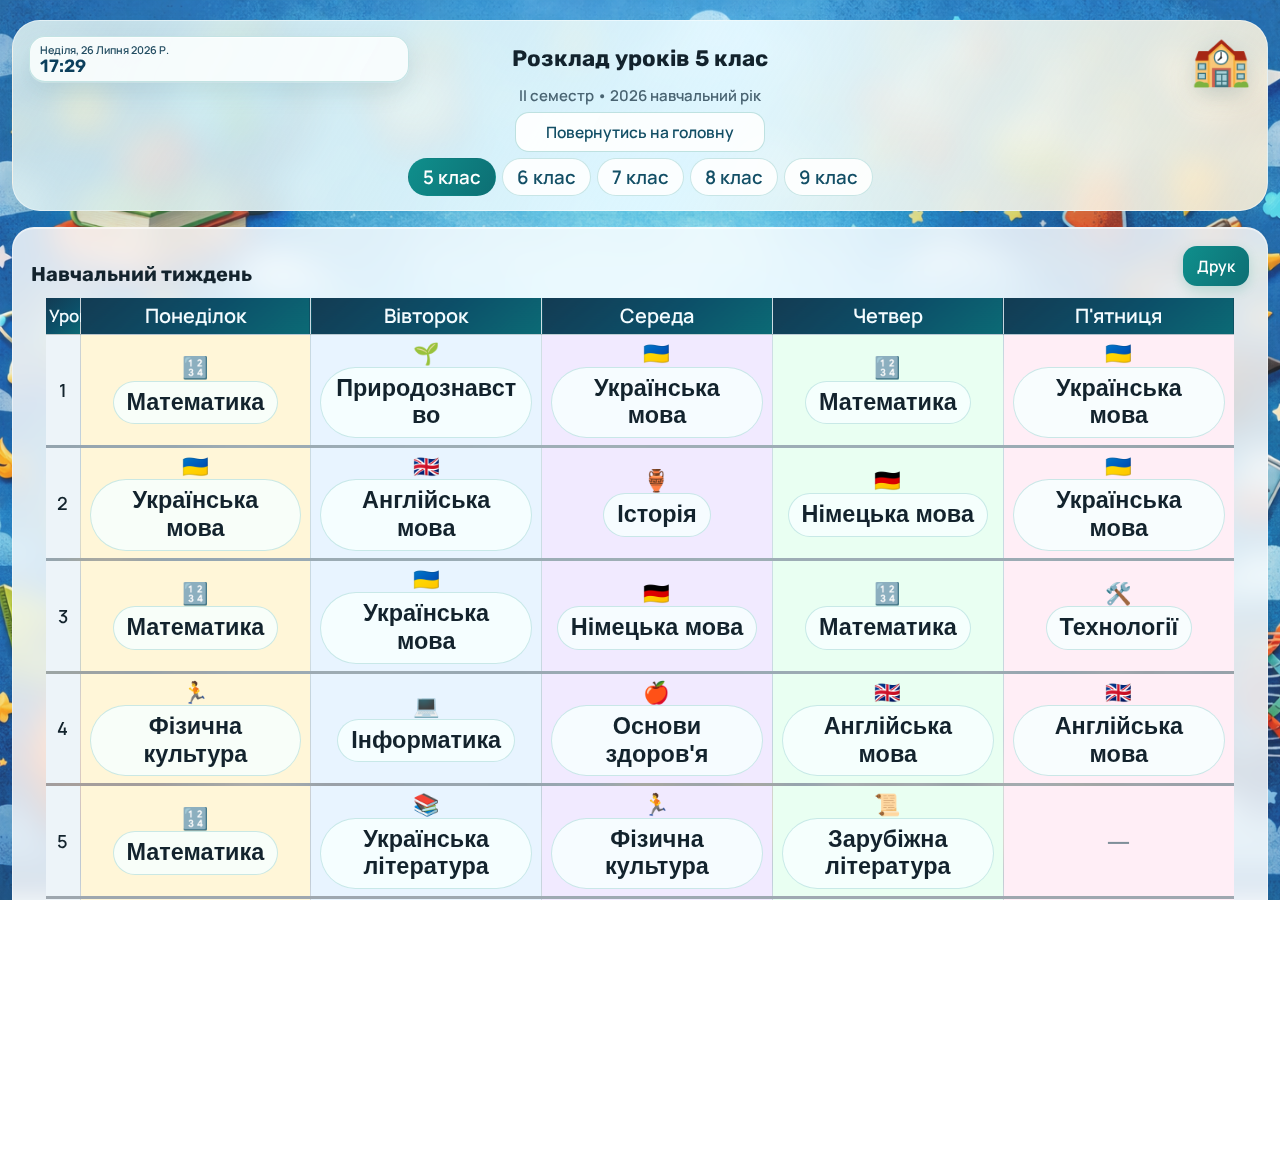
<file: class.html>
﻿<!doctype html>
<html lang="uk">
  <head>
    <meta charset="UTF-8" />
    <meta name="viewport" content="width=device-width, initial-scale=1.0, maximum-scale=5.0, user-scalable=yes, viewport-fit=cover" />
    <title>Розклад уроків | Школа</title>
    <link rel="preconnect" href="https://fonts.googleapis.com" />
    <link rel="preconnect" href="https://fonts.gstatic.com" crossorigin />
    <link
      href="https://fonts.googleapis.com/css2?family=Manrope:wght@400;500;600;700;800&family=Rubik:wght@500;600;700;800&display=swap"
      rel="stylesheet"
    />
    <link rel="stylesheet" href="./class-page.css" />
  </head>
  <body class="class-page">
    <div class="site-bg" aria-hidden="true"></div>

    <div class="app" id="top">
      <header class="hero">
        <div class="hero__row">
          <div class="hero__top-tools">
            <aside class="kyiv-clock" data-kyiv-clock aria-live="polite">
              <p class="kyiv-clock__title">Київський час</p>
              <p class="kyiv-clock__date" data-kyiv-date>—</p>
              <p class="kyiv-clock__time" data-kyiv-time>--:--</p>
              <p class="kyiv-clock__sync" data-kyiv-sync>Синхронізація…</p>
            </aside>
          </div>
          <h1 id="classPageTitle">Розклад уроків</h1>
          <span class="hero__title-icon hero__title-icon--school" aria-hidden="true">🏫</span>
        </div>
        <p class="hero__school" id="schoolName">Школа</p>
        <p class="hero__subtitle" id="semesterLabel">ІІ семестр</p>

        <div class="hero__main-actions">
          <button class="action-btn action-btn--back action-btn--hero" id="backButton" type="button">Повернутись на головну</button>
        </div>

        <nav class="class-switch" id="classSwitch" aria-label="Навігація по класах"></nav>
      </header>

      <section class="day-card" aria-label="Розклад класу">
        <div class="day-header">
          <h2 class="day-title">Навчальний тиждень</h2>
          <div class="day-actions">
            <button class="action-btn action-btn--print" id="printButton" type="button">Друк</button>
          </div>
        </div>

        <div class="table-wrap">
          <table id="classTable">
            <thead>
              <tr id="headRow"></tr>
            </thead>
            <tbody id="bodyRows"></tbody>
          </table>
        </div>
      </section>

      <footer class="footer">
        <p>Натисніть на предмет у таблиці, щоб підсвітити всі збіги на сторінці.<br />Сайт розроблений Лукашенком Сергієм Олександровичем</p>
      </footer>
    </div>

    <script src="./schedule-config.js"></script>
    <script src="./schedule-config-junior.js"></script>
    <script src="./schedule-core.js"></script>
    <script src="./kyiv-clock.js"></script>
    <script>
      (() => {
        const group = new URLSearchParams(window.location.search).get("group");
        const config = group === "junior" ? window.SchoolScheduleConfigJunior : window.SchoolScheduleConfig;
        window.ActiveSchoolScheduleConfig = config;
        const core = window.ScheduleCore;
        if (!config || !core) {
          return;
        }

        const className = core.resolveClassFromQuery(config);
        if (!className) {
          return;
        }

        const dayOrder = config.dayOrder || [];
        const aliasMap = config.subjectAliasMap || {};
        const subjectIcons = config.subjectIcons || {};

        const escapeHtml = core.escapeHtml;
        const classPageHref = (name) => core.classPageHref(config, name);
        const splitCellSubjects = (raw) => core.splitCellSubjects(raw, aliasMap, subjectIcons);

        const titleNode = document.getElementById("classPageTitle");
        const schoolNode = document.getElementById("schoolName");
        const semesterNode = document.getElementById("semesterLabel");
        const switchNode = document.getElementById("classSwitch");
        const headRow = document.getElementById("headRow");
        const bodyRows = document.getElementById("bodyRows");
        const classTable = document.getElementById("classTable");

        const schoolName = config.school?.name || "Школа";
        const semesterLabel = config.school?.semesterLabel || "Навчальний рік";
        document.title = `Розклад уроків ${className} | ${schoolName}`;
        if (titleNode) {
          titleNode.textContent = `Розклад уроків ${className}`;
        }
        if (schoolNode) {
          schoolNode.textContent = schoolName;
        }
        if (semesterNode) {
          semesterNode.textContent = semesterLabel;
        }

        if (switchNode) {
          switchNode.innerHTML = (config.classes || [])
            .map((name) => {
              const activeClass = name === className ? " class=\"is-active\"" : "";
              return `<a${activeClass} href="${classPageHref(name)}">${escapeHtml(name)}</a>`;
            })
            .join("");
        }

        if (headRow) {
          headRow.innerHTML =
            "<th>Урок</th>" +
            dayOrder.map((day) => `<th>${escapeHtml(day.label)}</th>`).join("");
        }

        if (classTable) {
          const minWidth = Math.max(780, 74 + dayOrder.length * 160);
          classTable.style.minWidth = `${minWidth}px`;
        }

        const weekRows = core.getClassWeekMatrix(config, className);
        const isEdgeEmptyRow = (row) =>
          Array.isArray(row?.values) && row.values.every((value) => !String(value || "").trim());

        let firstVisibleRow = 0;
        let lastVisibleRow = weekRows.length - 1;

        while (firstVisibleRow <= lastVisibleRow && isEdgeEmptyRow(weekRows[firstVisibleRow])) {
          firstVisibleRow += 1;
        }

        while (lastVisibleRow >= firstVisibleRow && isEdgeEmptyRow(weekRows[lastVisibleRow])) {
          lastVisibleRow -= 1;
        }

        const visibleWeekRows =
          firstVisibleRow <= lastVisibleRow ? weekRows.slice(firstVisibleRow, lastVisibleRow + 1) : weekRows;

        if (bodyRows) {
          bodyRows.innerHTML = visibleWeekRows
            .map((row) => {
              const dayCells = row.values
                .map((rawValue) => {
                  const subjects = splitCellSubjects(rawValue);
                  if (!subjects.length) {
                    return '<td class="empty-cell">&mdash;</td>';
                  }

                  const firstSubject = subjects[0];
                  const icon = firstSubject?.icon || "\uD83D\uDCD8";
                  return (
                    "<td>" +
                    `<span class="emoji">${escapeHtml(icon)}</span>` +
                    `<span class="subject-name">${escapeHtml(rawValue)}</span>` +
                    "</td>"
                  );
                })
                .join("");

              return `<tr><th>${row.lesson}</th>${dayCells}</tr>`;
            })
            .join("");
        }
      })();
    </script>
    <script src="./class-page.js"></script>
  </body>
</html>
</file>
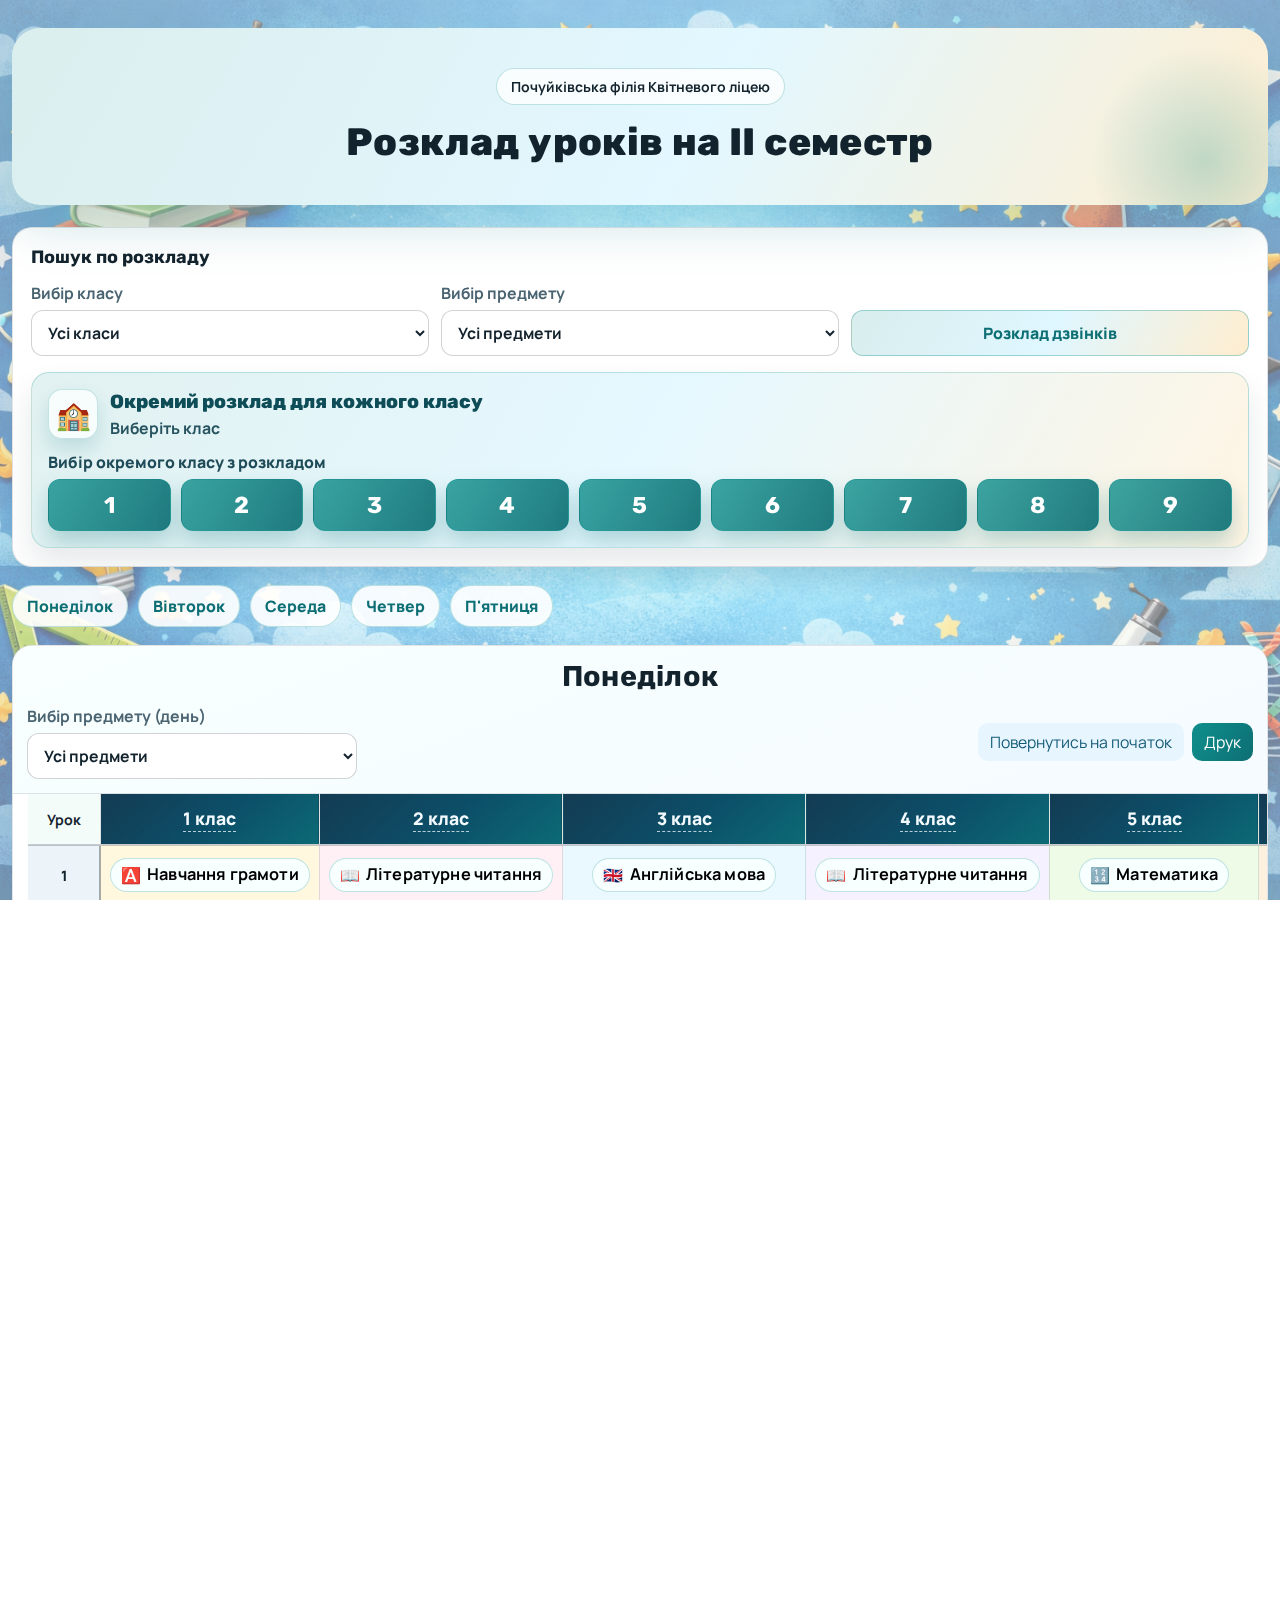
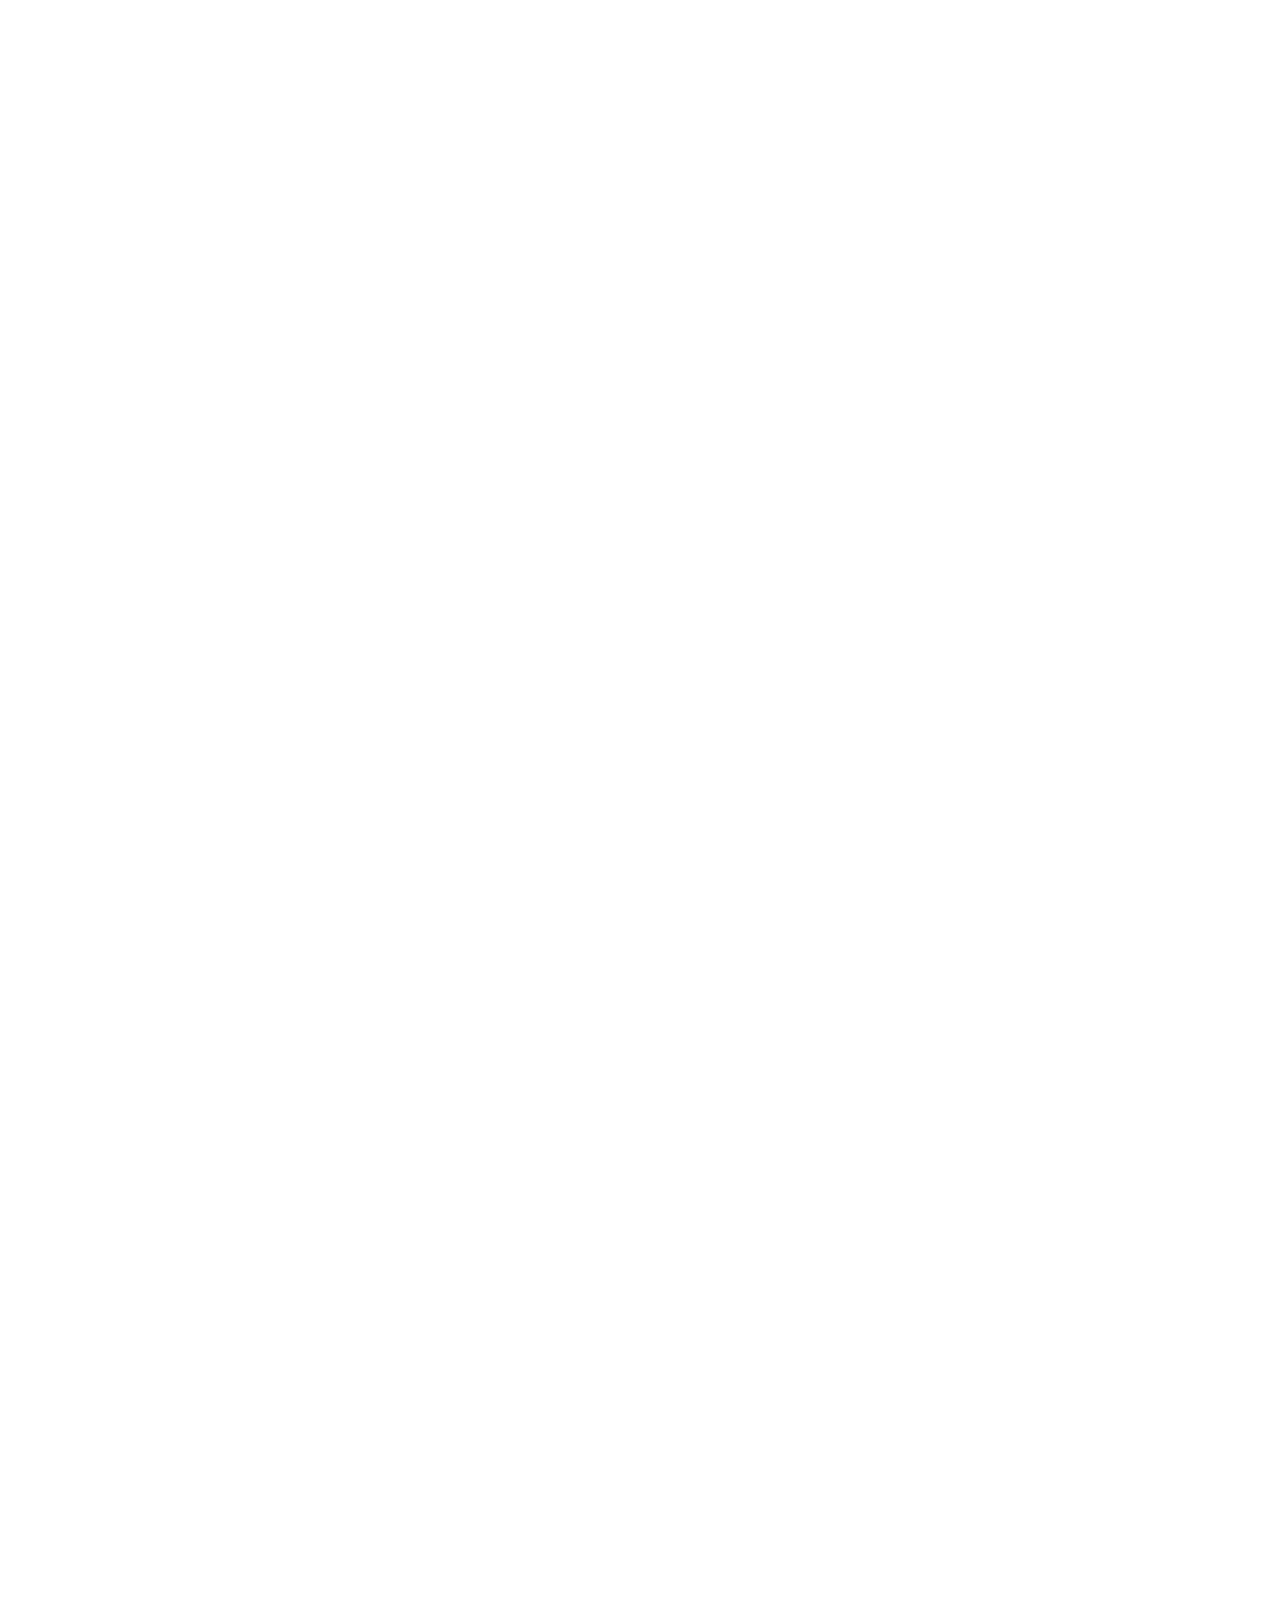
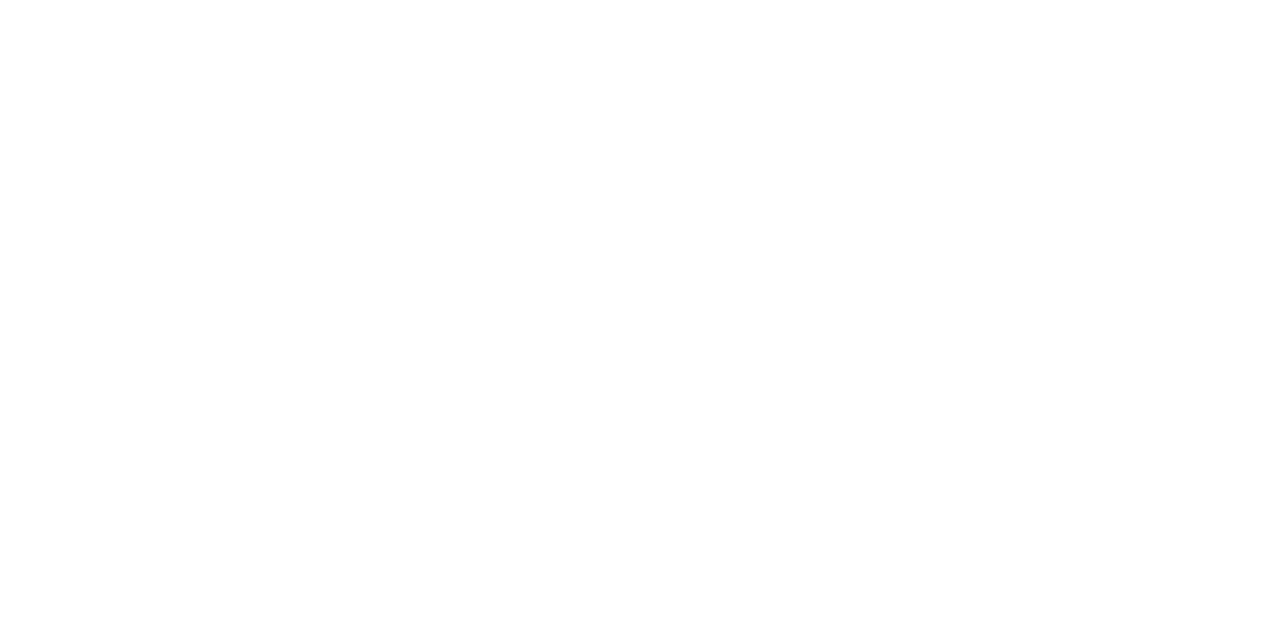
<file: index Почуйківська філія квітневого ліцею.html>
﻿<!doctype html>
<html lang="uk">
  <head>
    <meta charset="UTF-8" />
    <meta name="viewport" content="width=device-width, initial-scale=1.0, maximum-scale=5.0, user-scalable=yes, viewport-fit=cover" />
    <title>Почуйківська філія Квітневого ліцею | Розклад уроків на ІІ семестр</title>
    <link rel="preconnect" href="https://fonts.googleapis.com" />
    <link rel="preconnect" href="https://fonts.gstatic.com" crossorigin />
    <link
      href="https://fonts.googleapis.com/css2?family=Manrope:wght@400;500;600;700;800&family=Rubik:wght@500;600;700;800&display=swap"
      rel="stylesheet"
    />
    <style>
      :root {
        color-scheme: light;
        --bg: #f3f8f8;
        --bg-soft: #f8fcff;
        --card: #ffffff;
        --ink: #13232d;
        --muted: #4a6472;
        --line: rgba(19, 35, 45, 0.12);
        --brand: #0f8f8c;
        --brand-strong: #0d6f74;
        --warm: #ffd180;
        --cool: #d9f5ff;
        --glow: 0 22px 50px rgba(13, 111, 116, 0.18);
        --radius-xl: 28px;
        --radius-lg: 20px;
        --radius-md: 14px;
        --class-1: #fff8df;
        --class-2: #fff0f5;
        --class-3: #eaf8ff;
        --class-4: #f5f1ff;
        --class-5: #eefbe6;
        --class-6: #fef0df;
        --class-7: #edf4ff;
        --class-8: #e9fff4;
        --class-9: #fdf0fa;
        --fs-base: clamp(14px, 0.22vw + 13px, 18px);
        --fs-table: clamp(13px, 0.18vw + 12px, 16px);
        --fs-chip: clamp(14px, 0.2vw + 13px, 17px);
      }

      * {
        box-sizing: border-box;
        margin: 0;
        padding: 0;
      }

      html {
        height: 100%;
        scroll-behavior: smooth;
        overflow-x: auto;
        overflow-y: auto;
        -webkit-text-size-adjust: 100%;
        text-size-adjust: 100%;
      }

      body {
        height: 100%;
        min-height: 100vh;
        font-family: "Manrope", sans-serif;
        font-size: var(--fs-base);
        color: var(--ink);
        background: linear-gradient(160deg, var(--bg) 0%, var(--bg-soft) 62%, #eef8f4 100%);
        overflow-x: auto;
        overflow-y: auto;
        touch-action: pan-x pan-y pinch-zoom;
      }

      .app {
        position: relative;
        z-index: 1;
        width: min(1500px, 100% - 24px);
        margin: 28px auto 64px;
        overflow: visible;
      }

      .site-bg {
        position: fixed;
        inset: 0;
        z-index: 0;
        background:
          linear-gradient(
            165deg,
            rgba(243, 248, 248, 0.52) 0%,
            rgba(248, 252, 255, 0.45) 50%,
            rgba(238, 248, 244, 0.52) 100%
          ),
          radial-gradient(circle at 82% 14%, rgba(255, 209, 128, 0.14), transparent 28%),
          radial-gradient(circle at 10% 16%, rgba(15, 143, 140, 0.12), transparent 28%),
          url("./Заставка.png") center / cover no-repeat;
        pointer-events: none;
      }

      .hero {
        border-radius: var(--radius-xl);
        background:
          linear-gradient(120deg, rgba(15, 143, 140, 0.15) 0%, rgba(217, 245, 255, 0.75) 55%, rgba(255, 209, 128, 0.36) 100%),
          var(--card);
        box-shadow: var(--glow);
        padding: 40px 36px;
        position: relative;
        overflow: hidden;
        text-align: center;
      }

      .hero::after {
        content: "";
        position: absolute;
        inset: auto -52px -70px auto;
        width: 230px;
        height: 230px;
        border-radius: 50%;
        background: radial-gradient(circle, rgba(15, 143, 140, 0.25), transparent 70%);
        pointer-events: none;
      }

      .hero__school {
        display: inline-flex;
        align-items: center;
        gap: 10px;
        padding: 8px 14px;
        border-radius: 999px;
        border: 1px solid rgba(15, 143, 140, 0.26);
        background: rgba(255, 255, 255, 0.78);
        font-weight: 700;
        font-size: 14px;
      }

      .hero h1 {
        font-family: "Rubik", sans-serif;
        font-weight: 800;
        margin-top: 14px;
        font-size: clamp(30px, 3vw, 48px);
        line-height: 1.2;
        letter-spacing: 0.01em;
        max-width: 900px;
        margin-left: auto;
        margin-right: auto;
        text-wrap: balance;
      }

      .controls {
        margin-top: 22px;
        background: var(--card);
        border-radius: var(--radius-lg);
        border: 1px solid var(--line);
        box-shadow: 0 14px 28px rgba(19, 35, 45, 0.08);
        padding: 18px;
        display: grid;
        gap: 14px;
      }

      .controls h2 {
        font-family: "Rubik", sans-serif;
        font-size: 18px;
      }

      .controls__grid {
        display: grid;
        gap: 12px;
        grid-template-columns: repeat(3, minmax(220px, 1fr));
      }

      label {
        display: grid;
        gap: 6px;
        font-weight: 700;
        color: var(--muted);
      }

      select {
        width: 100%;
        min-height: 46px;
        padding: 9px 12px;
        border-radius: 12px;
        border: 1px solid rgba(19, 35, 45, 0.2);
        background: #fff;
        font: inherit;
        color: var(--ink);
      }

      select:focus {
        border-color: var(--brand);
        outline: 2px solid rgba(15, 143, 140, 0.2);
        outline-offset: 1px;
      }

      .controls__action {
        display: flex;
        align-items: end;
      }

      .controls__link {
        width: 100%;
        min-height: 46px;
        border-radius: 12px;
        border: 1px solid rgba(15, 143, 140, 0.34);
        background: linear-gradient(120deg, rgba(15, 143, 140, 0.16), rgba(217, 245, 255, 0.84), rgba(255, 209, 128, 0.38));
        display: inline-flex;
        align-items: center;
        justify-content: center;
        padding: 9px 12px;
        font-weight: 800;
        text-decoration: none;
        color: var(--brand-strong);
        transition: transform 0.18s ease, box-shadow 0.18s ease;
      }

      .controls__link:hover {
        transform: translateY(-1px);
        box-shadow: 0 8px 18px rgba(15, 143, 140, 0.18);
      }

      .controls__link:focus-visible {
        outline: 2px solid rgba(15, 143, 140, 0.28);
        outline-offset: 2px;
      }

      .class-jump {
        position: relative;
        margin-top: 2px;
        border-radius: 18px;
        border: 1px solid rgba(15, 143, 140, 0.22);
        background: linear-gradient(120deg, rgba(15, 143, 140, 0.12), rgba(217, 245, 255, 0.68), rgba(255, 209, 128, 0.22));
        box-shadow: 0 16px 30px rgba(19, 35, 45, 0.1);
        padding: 16px;
        overflow: hidden;
      }

      .class-jump::before {
        content: "";
        position: absolute;
        inset: 0;
        background: linear-gradient(110deg, transparent 8%, rgba(255, 255, 255, 0.42) 48%, transparent 88%);
        transform: translateX(-120%);
        animation: jump-shine 4.5s ease-in-out infinite;
        pointer-events: none;
      }

      @keyframes jump-shine {
        0%,
        32% {
          transform: translateX(-120%);
        }
        44% {
          transform: translateX(120%);
        }
        100% {
          transform: translateX(120%);
        }
      }

      .class-jump__intro {
        display: grid;
        grid-template-columns: auto 1fr;
        gap: 12px;
        align-items: center;
        margin-bottom: 12px;
      }

      .class-jump__icon {
        width: 50px;
        height: 50px;
        border-radius: 14px;
        display: grid;
        place-items: center;
        font-size: 28px;
        background: rgba(255, 255, 255, 0.72);
        border: 1px solid rgba(15, 143, 140, 0.22);
        box-shadow: 0 10px 18px rgba(13, 111, 116, 0.16);
      }

      .class-jump__title {
        font-family: "Rubik", sans-serif;
        font-weight: 800;
        font-size: clamp(18px, 1.5vw, 24px);
        color: #0e4d57;
      }

      .class-jump__subtitle {
        margin-top: 4px;
        font-weight: 700;
        color: #26535f;
      }

      .class-jump__panel {
        display: grid;
        gap: 6px;
      }

      .class-jump__label {
        font-weight: 800;
        color: #1f4b58;
      }

      .class-jump__row {
        display: grid;
        grid-template-columns: repeat(auto-fit, minmax(70px, 1fr));
        gap: 10px;
        align-items: center;
      }

      .class-jump__select {
        min-height: 48px;
        border-radius: 12px;
        border: 1px solid rgba(19, 35, 45, 0.2);
        background: rgba(255, 255, 255, 0.92);
        padding: 9px 12px;
        font: inherit;
        font-weight: 700;
        color: var(--ink);
      }

      .class-jump__select:focus {
        border-color: var(--brand);
        outline: 2px solid rgba(15, 143, 140, 0.2);
        outline-offset: 1px;
      }

      .class-jump__btn {
        min-height: 52px;
        border-radius: 12px;
        border: 1px solid rgba(15, 143, 140, 0.34);
        background: linear-gradient(120deg, rgba(15, 143, 140, 0.8), rgba(13, 111, 116, 0.92));
        color: #fff;
        text-decoration: none;
        font-family: "Rubik", sans-serif;
        font-weight: 700;
        font-size: clamp(15px, 1.15vw, 19px);
        display: inline-flex;
        align-items: center;
        justify-content: center;
        padding: 10px 14px;
        box-shadow: 0 12px 22px rgba(13, 111, 116, 0.26);
        transition: transform 0.18s ease, box-shadow 0.18s ease, filter 0.18s ease;
      }

      .class-jump__btn--class {
        font-size: clamp(19px, 1.8vw, 24px);
        letter-spacing: 0.01em;
      }

      .class-jump__btn:hover {
        transform: translateY(-1px);
        box-shadow: 0 15px 26px rgba(13, 111, 116, 0.32);
      }

      .class-jump__btn:focus-visible {
        outline: 2px solid rgba(15, 143, 140, 0.3);
        outline-offset: 2px;
      }

      .class-jump__btn.is-disabled {
        filter: grayscale(0.2);
        opacity: 0.6;
        box-shadow: none;
        pointer-events: none;
      }

      .day-nav {
        margin-top: 18px;
        display: flex;
        flex-wrap: wrap;
        gap: 10px;
      }

      .day-nav a {
        text-decoration: none;
        color: var(--brand-strong);
        font-weight: 800;
        border-radius: 999px;
        padding: 9px 14px;
        border: 1px solid rgba(15, 143, 140, 0.26);
        background: rgba(255, 255, 255, 0.9);
      }

      .schedule {
        margin-top: 18px;
        display: grid;
        gap: 18px;
      }

      .day-card {
        background: var(--card);
        border: 1px solid var(--line);
        border-radius: var(--radius-lg);
        box-shadow: 0 18px 34px rgba(19, 35, 45, 0.08);
        overflow: hidden;
      }

      .day-header {
        display: grid;
        grid-template-columns: minmax(230px, 330px) minmax(240px, 1fr) auto;
        grid-template-areas:
          "title title title"
          "filter . actions";
        align-items: center;
        gap: 12px;
        border-bottom: 1px solid var(--line);
        padding: 14px;
        background: linear-gradient(160deg, #f8fffe 0%, #f5fbff 100%);
      }

      .day-subject-wrap {
        grid-area: filter;
      }

      .day-title {
        grid-area: title;
        font-family: "Rubik", sans-serif;
        font-weight: 700;
        font-size: clamp(24px, 1.15vw + 14px, 33px);
        line-height: 1.16;
        letter-spacing: 0.01em;
        text-align: center;
      }

      .day-actions {
        grid-area: actions;
        display: flex;
        gap: 8px;
        flex-wrap: wrap;
        justify-content: flex-end;
      }

      .btn {
        border: 0;
        border-radius: 10px;
        padding: 8px 12px;
        font-weight: 700;
        font: inherit;
        cursor: pointer;
        text-decoration: none;
      }

      .btn-top {
        color: #145b77;
        background: #e7f5ff;
      }

      .btn-print {
        color: #fff;
        background: linear-gradient(120deg, var(--brand) 0%, var(--brand-strong) 100%);
      }

      .table-wrap {
        overflow-x: auto;
        overflow-y: auto;
        max-height: min(74vh, 920px);
        max-width: 100%;
        scrollbar-gutter: stable both-edges;
        overscroll-behavior: auto;
        -webkit-overflow-scrolling: touch;
        touch-action: pan-x pan-y pinch-zoom;
      }

      .day-card.is-single-class .table-wrap {
        padding: 12px;
        background: linear-gradient(165deg, rgba(244, 252, 255, 0.86), rgba(235, 247, 255, 0.78));
      }

      table {
        width: 100%;
        border-collapse: collapse;
        min-width: 1680px;
      }

      .day-card.is-single-class table {
        width: min(760px, 100%);
        min-width: 0;
        margin-inline: auto;
        table-layout: fixed;
        border: 1px solid rgba(15, 143, 140, 0.2);
        border-radius: 14px;
        overflow: hidden;
        box-shadow: 0 14px 28px rgba(13, 111, 116, 0.18);
      }

      th,
      td {
        border-bottom: 2px solid rgba(19, 35, 45, 0.23);
        border-right: 1px solid rgba(19, 35, 45, 0.13);
        padding: 12px 9px;
        font-size: var(--fs-table);
        text-align: center;
        vertical-align: middle;
      }

      th:last-child,
      td:last-child {
        border-right: 0;
      }

      thead th {
        background: #f4fcfa;
        font-size: clamp(13px, 0.17vw + 12px, 17px);
        font-weight: 700;
        position: sticky;
        top: 0;
        z-index: 1;
      }

      .class-link {
        display: inline-block;
        color: #f3fbff;
        text-decoration: none;
        border-bottom: 1px dashed rgba(243, 251, 255, 0.75);
        padding-bottom: 1px;
        font-size: clamp(15px, 0.35vw + 13px, 20px);
        font-weight: 800;
      }

      .class-link:hover,
      .class-link:focus-visible {
        color: #ffffff;
        border-bottom-color: #ffffff;
      }

      thead th:nth-child(n + 2) {
        background: linear-gradient(140deg, #133b53 0%, #0c4f68 55%, #0b6a75 100%);
        color: #f3fbff;
        font-size: clamp(15px, 0.36vw + 13px, 20px);
        font-weight: 800;
      }

      tbody td:nth-child(2) { background: var(--class-1); }
      tbody td:nth-child(3) { background: var(--class-2); }
      tbody td:nth-child(4) { background: var(--class-3); }
      tbody td:nth-child(5) { background: var(--class-4); }
      tbody td:nth-child(6) { background: var(--class-5); }
      tbody td:nth-child(7) { background: var(--class-6); }
      tbody td:nth-child(8) { background: var(--class-7); }
      tbody td:nth-child(9) { background: var(--class-8); }
      tbody td:nth-child(10) { background: var(--class-9); }

      .lesson {
        font-weight: 800;
        min-width: 72px;
        background: #edf4f9;
        border-right: 2px solid rgba(19, 35, 45, 0.36);
      }

      .day-card.is-single-class th:first-child,
      .day-card.is-single-class td.lesson {
        width: 64px;
        min-width: 64px;
        max-width: 64px;
        padding-left: 6px;
        padding-right: 6px;
      }

      .day-card.is-single-class td[data-class] {
        font-size: clamp(14px, 0.36vw + 13px, 18px);
      }

      .subject-stack {
        display: inline-flex;
        align-items: center;
        justify-content: center;
        gap: 6px;
        flex-wrap: wrap;
      }

      .subject-chip {
        border: 1px solid rgba(15, 143, 140, 0.24);
        background: #f7ffff;
        border-radius: 999px;
        padding: 5px 10px;
        display: inline-flex;
        align-items: center;
        gap: 6px;
        font: inherit;
        font-size: clamp(15px, 0.26vw + 13px, 19px);
        font-weight: 700;
        letter-spacing: 0.01em;
        line-height: 1.3;
        cursor: pointer;
        white-space: nowrap;
      }

      .subject-icon {
        font-size: 16px;
        line-height: 1;
      }

      .divider {
        color: var(--muted);
        font-weight: 700;
      }

      .subject-chip:hover {
        border-color: var(--brand);
        background: #ebfffe;
      }

      .subject-chip.is-linked {
        border-color: rgba(255, 255, 255, 0.45);
        background: #0c4f68;
        color: #f3fbff;
        box-shadow: inset 0 0 0 1px rgba(255, 255, 255, 0.26);
      }

      .subject-chip.is-filter-linked {
        border-color: #ffe4a3;
        background: #0c4f68;
        color: #f3fbff;
        box-shadow: inset 0 0 0 1px rgba(255, 228, 163, 0.7);
      }

      td.linked-cell {
        background: #0f6077 !important;
        color: #f3fbff;
      }

      td.linked-cell.filter-match {
        background: #0f6077 !important;
      }

      td.linked-cell .subject-chip {
        border-color: rgba(255, 255, 255, 0.4);
        background: #0c4f68;
        color: #f3fbff;
      }

      td.linked-cell .divider {
        color: #d4ecf6;
      }

      td.filter-match {
        background: #0f6077 !important;
        color: #f3fbff;
      }

      td.filter-match .subject-chip {
        border-color: rgba(255, 255, 255, 0.35);
        background: #0c4f68;
        color: #f3fbff;
      }

      td.filter-match .divider {
        color: #d4ecf6;
      }

      td.filter-dim {
        opacity: 0.35;
      }

      .empty {
        color: #8b97a1;
      }

      .is-hidden {
        display: none;
      }

      .footer {
        margin-top: 16px;
        text-align: center;
        color: var(--muted);
        font-weight: 600;
      }

      #printStage {
        display: none;
      }

      #printStage .print-bg-image {
        display: none;
      }

      @media (max-width: 1040px) {
        .controls__grid {
          grid-template-columns: repeat(2, minmax(220px, 1fr));
        }

        .class-jump__row {
          grid-template-columns: repeat(auto-fit, minmax(60px, 1fr));
        }

        .day-header {
          grid-template-columns: 1fr;
          grid-template-areas:
            "title"
            "filter"
            "actions";
          align-items: stretch;
        }

        .day-subject-wrap,
        .day-title {
          justify-self: center;
          width: min(420px, 100%);
        }

        .day-actions {
          justify-content: center;
        }
      }

      @media (max-width: 760px) {
        .app {
          width: min(1500px, 100% - 10px);
          margin-top: 14px;
        }

        table {
          min-width: 760px;
        }

        .hero {
          padding: 20px 16px;
        }

        .hero h1 {
          font-size: clamp(24px, 7.2vw, 33px);
        }

        .controls {
          padding: 14px;
        }

        .controls__grid {
          grid-template-columns: 1fr;
        }

        .class-jump {
          padding: 12px;
        }

        .class-jump__intro {
          gap: 9px;
          margin-bottom: 10px;
        }

        .class-jump__icon {
          width: 42px;
          height: 42px;
          font-size: 24px;
          border-radius: 12px;
        }

        th,
        td {
          padding: 9px 6px;
          font-size: clamp(12px, 3.2vw, 14px);
        }

        .subject-chip {
          font-size: clamp(13px, 3.5vw, 16px);
          padding: 5px 8px;
        }

        .subject-icon {
          font-size: 15px;
        }

        .table-wrap {
          max-height: min(72vh, 560px);
          scrollbar-gutter: stable;
        }

        .day-card.is-single-class .table-wrap {
          padding: 8px;
        }

        .day-card.is-single-class th:first-child,
        .day-card.is-single-class td.lesson {
          width: 54px;
          min-width: 54px;
          max-width: 54px;
          padding-left: 4px;
          padding-right: 4px;
        }
      }

      @media print {
        @page {
          size: A4 landscape;
          margin: 5mm;
        }

        body {
          background: #fff;
          margin: 0;
        }

        .site-bg {
          display: none !important;
        }

        .app {
          display: none !important;
        }

        #printStage {
          display: block !important;
          width: 100%;
          position: relative;
          z-index: 1;
        }

        #printStage .print-bg-image {
          display: block !important;
          position: fixed !important;
          inset: 0 !important;
          width: 100vw !important;
          height: 100vh !important;
          object-fit: cover !important;
          opacity: 0.24 !important;
          z-index: 0 !important;
        }

        #printStage .print-sheet {
          width: 100%;
          display: flex;
          justify-content: center;
          align-items: flex-start;
          position: relative;
          z-index: 2;
        }

        #printStage .print-content {
          width: 100%;
        }

        #printStage .day-card {
          display: block;
          width: 100%;
          margin: 0;
          box-shadow: none;
          border: 0;
          overflow: visible;
          break-inside: avoid-page;
          page-break-inside: avoid;
        }

        #printStage .day-header {
          display: block;
          text-align: center;
          border: 0;
          padding: 0 0 6px;
          background: none;
          margin: 0;
        }

        #printStage .day-title {
          font-size: 30px;
          line-height: 1.08;
          margin: 0;
        }

        #printStage .day-subject-wrap,
        #printStage .btn-top,
        #printStage .btn-print {
          display: none !important;
        }

        #printStage .table-wrap {
          overflow: visible !important;
          max-height: none !important;
        }

        #printStage table {
          min-width: 0 !important;
          width: 100% !important;
          table-layout: fixed;
          border-collapse: collapse;
          break-inside: avoid-page;
          page-break-inside: avoid;
        }

        #printStage th:first-child,
        #printStage td:first-child {
          width: 5.5%;
          min-width: 0;
          max-width: 5.5%;
          padding-left: 3px;
          padding-right: 3px;
        }

        #printStage th:nth-child(n + 2),
        #printStage td:nth-child(n + 2) {
          width: 10.4%;
        }

        #printStage th.is-hidden,
        #printStage td.is-hidden {
          display: table-cell !important;
        }

        #printStage th,
        #printStage td {
          padding: 7px 5px;
          font-size: 13px;
          line-height: 1.2;
          border-bottom: 1px solid #243948;
          border-right: 1px solid #243948;
          color: #102028;
        }

        #printStage thead th {
          font-size: 14px;
          font-weight: 800;
        }

        #printStage .lesson {
          min-width: 0;
        }

        #printStage .subject-stack {
          gap: 4px;
        }

        #printStage .subject-chip {
          border: 0;
          background: transparent;
          color: #102028;
          font-size: 12.6px;
          line-height: 1.18;
          border-radius: 0;
          padding: 0;
          white-space: normal;
          display: inline;
          box-shadow: none;
        }

        #printStage .subject-icon {
          font-size: 12px;
        }

        #printStage .divider {
          color: #556b78;
        }

        #printStage .empty {
          color: #556b78;
        }
      }
    </style>
  </head>
  <body>
    <div class="site-bg" aria-hidden="true"></div>
    <div class="app" id="top">
      <header class="hero">
        <p class="hero__school">Почуйківська філія Квітневого ліцею</p>
        <h1>Розклад уроків на ІІ семестр</h1>
      </header>

      <section class="controls" aria-label="Фільтри розкладу">
        <h2>Пошук по розкладу</h2>
        <div class="controls__grid">
          <label>
            Вибір класу
            <select id="classSearch">
              <option value="">Усі класи</option>
              <option value="1 клас">1 клас</option>
              <option value="2 клас">2 клас</option>
              <option value="3 клас">3 клас</option>
              <option value="4 клас">4 клас</option>
              <option value="5 клас">5 клас</option>
              <option value="6 клас">6 клас</option>
              <option value="7 клас">7 клас</option>
              <option value="8 клас">8 клас</option>
              <option value="9 клас">9 клас</option>
            </select>
          </label>
          <label>
            Вибір предмету
            <select id="subjectSearch">
              <option value="">Усі предмети</option>
            </select>
          </label>
          <div class="controls__action">
            <a class="controls__link" href="Розклад дзвінків.html">Розклад дзвінків</a>
          </div>
        </div>
        <div class="class-jump" aria-label="Окремі сторінки розкладу по класах">
          <div class="class-jump__intro">
            <div class="class-jump__icon" aria-hidden="true">🏫</div>
            <div>
              <p class="class-jump__title">Окремий розклад для кожного класу</p>
              <p class="class-jump__subtitle">Виберіть клас</p>
            </div>
          </div>
          <div class="class-jump__panel">
            <p class="class-jump__label">Вибір окремого класу з розкладом</p>
            <div class="class-jump__row">
              <a class="class-jump__btn class-jump__btn--class" href="class-1.html">1</a>
              <a class="class-jump__btn class-jump__btn--class" href="class-2.html">2</a>
              <a class="class-jump__btn class-jump__btn--class" href="class-3.html">3</a>
              <a class="class-jump__btn class-jump__btn--class" href="class-4.html">4</a>
              <a class="class-jump__btn class-jump__btn--class" href="class-5.html">5</a>
              <a class="class-jump__btn class-jump__btn--class" href="class-6.html">6</a>
              <a class="class-jump__btn class-jump__btn--class" href="class-7.html">7</a>
              <a class="class-jump__btn class-jump__btn--class" href="class-8.html">8</a>
              <a class="class-jump__btn class-jump__btn--class" href="class-9.html">9</a>
            </div>
          </div>
        </div>
      </section>

      <nav class="day-nav" id="dayNav" aria-label="Навігація по днях тижня"></nav>
      <main class="schedule" id="schedule"></main>

      <footer class="footer">
        <p>Натисніть на предмет у таблиці, щоб підсвітити його в усіх класах обраного дня.</p>
      </footer>
    </div>
    <div id="printStage" aria-hidden="true"></div>

    <script>
      const classColumns = ["1 клас", "2 клас", "3 клас", "4 клас", "5 клас", "6 клас", "7 клас", "8 клас", "9 клас"];
      const classPageLinks = {"1 клас": "class-1.html", "2 клас": "class-2.html", "3 клас": "class-3.html", "4 клас": "class-4.html", "5 клас": "class-5.html", "6 клас": "class-6.html", "7 клас": "class-7.html", "8 клас": "class-8.html", "9 клас": "class-9.html"};

      const dayOrder = [
        { id: "monday", label: "Понеділок" },
        { id: "tuesday", label: "Вівторок" },
        { id: "wednesday", label: "Середа" },
        { id: "thursday", label: "Четвер" },
        { id: "friday", label: "П'ятниця" }
      ];

      const scheduleRows = [{"day": "Понеділок", "lesson": 1, "classes": ["Навчання грамоти", "Літературне читання", "Англійська мова", "Літературне читання", "Математика", "Українська мова", "Англійська мова", "Німецька мова", "Історія України"]}, {"day": "Понеділок", "lesson": 2, "classes": ["Англійська мова", "Українська мова", "Математика", "Математика", "Українська мова", "Німецька мова", "Алгебра", "Історія України", "Англійська мова"]}, {"day": "Понеділок", "lesson": 3, "classes": ["Математика", "Математика", "Українська мова", "Фізична культура", "Математика", "Історія", "Англійська мова", "Українська мова", "Українська мова"]}, {"day": "Понеділок", "lesson": 4, "classes": ["Навчання грамоти", "Інформатика", "Літературне читання", "", "Фізична культура", "Англійська мова", "Алгебра", "Українська мова", "Німецька мова"]}, {"day": "Понеділок", "lesson": 5, "classes": ["Фізична культура", "Англійська мова", "Я досліджую світ", "", "Математика", "Англійська мова", "Українська мова", "Зарубіжна література", ""]}, {"day": "Понеділок", "lesson": 6, "classes": ["", "", "", "", "Англійська мова", "Українська література", "Геометрія", "Англійська мова", ""]}, {"day": "Понеділок", "lesson": 7, "classes": ["", "", "", "", "", "Образотворче мистецтво", "Фізична культура", "Англійська мова", ""]}, {"day": "Вівторок", "lesson": 1, "classes": ["Навчання грамоти", "Літературне читання", "Я досліджую світ", "Українська мова", "Природознавство", "Математика", "Українська мова", "Фізика", "Інформатика"]}, {"day": "Вівторок", "lesson": 2, "classes": ["Навчання грамоти", "Математика", "Математика", "Математика", "Англійська мова", "Українська мова", "Фізика", "Алгебра", "Інформатика"]}, {"day": "Вівторок", "lesson": 3, "classes": ["Математика", "Українська мова", "Фізична культура", "Мистецтво", "Українська мова", "Математика", "Географія", "Інформатика", "Фізика"]}, {"day": "Вівторок", "lesson": 4, "classes": ["Фізична культура", "Я досліджую світ", "Українська мова", "", "Інформатика", "Українська мова", "Біологія", "Алгебра", "Географія"]}, {"day": "Вівторок", "lesson": 5, "classes": ["", "Фізична культура", "Літературне читання", "", "Українська література", "Математика", "Інформатика", "Географія", "Біологія"]}, {"day": "Вівторок", "lesson": 6, "classes": ["", "", "", "", "Музичне мистецтво", "Інформатика", "Основи здоров'я", "Геометрія", ""]}, {"day": "Вівторок", "lesson": 7, "classes": ["", "", "", "", "", "", "", "", ""]}, {"day": "Середа", "lesson": 1, "classes": ["Навчання грамоти", "Літературне читання", "Літературне читання", "Літературне читання", "Українська мова", "Математика", "Фізична культура", "Підприємництво і фінансова грамотність", "Українська мова"]}, {"day": "Середа", "lesson": 2, "classes": ["Навчання грамоти", "Українська мова", "Українська мова", "Українська мова", "Історія", "Українська мова", "Німецька мова", "Алгебра", "Фізична культура"]}, {"day": "Середа", "lesson": 3, "classes": ["Математика", "Фізична культура", "Математика", "Я досліджую світ", "Німецька мова", "Математика", "Географія", "Українська мова", "Всесвітня історія"]}, {"day": "Середа", "lesson": 4, "classes": ["Мистецтво", "Я досліджую світ", "Мистецтво", "", "Основи здоров'я", "Фізична культура", "Українська мова", "Геометрія", "Зарубіжна література"]}, {"day": "Середа", "lesson": 5, "classes": ["Мистецтво", "Технології", "Мистецтво", "", "Фізична культура", "Українська література", "Технології", "Німецька мова", "Геометрія"]}, {"day": "Середа", "lesson": 6, "classes": ["", "", "Фізична культура", "", "", "Німецька мова", "", "Українська література", ""]}, {"day": "Середа", "lesson": 7, "classes": ["", "", "", "", "", "", "", "Фізична культура", ""]}, {"day": "Четвер", "lesson": 1, "classes": ["Математика", "Англійська мова", "Математика", "Літературне читання", "Математика", "Зарубіжна література", "Хімія", "Фізична культура", "Технології"]}, {"day": "Четвер", "lesson": 2, "classes": ["Я досліджую світ", "Математика", "Англійська мова", "Фізична культура", "Німецька мова", "Географія", "Алгебра", "Громадянська освіта", "Хімія"]}, {"day": "Четвер", "lesson": 3, "classes": ["Технології", "Українська мова", "Я досліджую світ", "Українська мова", "Математика", "Фізична культура", "Фізика", "Географія", "Українська література"]}, {"day": "Четвер", "lesson": 4, "classes": ["Фізична культура", "Літературне читання", "Інформатика", "", "Англійська мова", "Технології", "Німецька мова", "Фізика", "Алгебра"]}, {"day": "Четвер", "lesson": 5, "classes": ["Англійська мова", "Я досліджую світ", "Літературне читання", "", "Зарубіжна література", "Основи здоров'я", "Історія України", "Хімія", "Алгебра"]}, {"day": "Четвер", "lesson": 6, "classes": ["", "", "", "", "Фізична культура", "", "Геометрія", "Біологія", "Мистецтво"]}, {"day": "Четвер", "lesson": 7, "classes": ["", "", "", "", "", "", "Зарубіжна література", "Технології", ""]}, {"day": "П'ятниця", "lesson": 1, "classes": ["Навчання грамоти", "Математика", "Українська мова", "Українська мова", "Українська мова", "Англійська мова", "Громадянська освіта", "Хімія", "Зарубіжна література"]}, {"day": "П'ятниця", "lesson": 2, "classes": ["Навчання грамоти", "Англійська мова", "Математика", "Математика", "Українська мова", "Англійська мова", "Біологія", "Фізична культура", "Українська література"]}, {"day": "П'ятниця", "lesson": 3, "classes": ["Я досліджую світ", "Мистецтво", "Англійська мова", "Англійська мова", "Технології", "Українська мова", "Фізична культура", "Мистецтво", "Біологія"]}, {"day": "П'ятниця", "lesson": 4, "classes": ["Я досліджую світ", "Мистецтво", "Фізична культура", "", "Англійська мова", "Історія", "Українська література", "Біологія", "Англійська мова"]}, {"day": "П'ятниця", "lesson": 5, "classes": ["", "Фізична культура", "Технології", "", "", "Природознавство", "Англійська мова", "Українська мова", "Історія рідного краю"]}, {"day": "П'ятниця", "lesson": 6, "classes": ["", "", "", "", "", "Фізична культура", "Мистецтво", "Англійська мова", ""]}];

      const aliasMap = {
        "година спілкування": "Година спілкування",
        "природознавство": "Природознавство",
        "осн. зд.": "Основи здоров'я",
        "основи здоров'я": "Основи здоров'я",
        "мат.": "Математика",
        "математика": "Математика",
        "алгебра": "Алгебра",
        "укр. мова": "Українська мова",
        "укр мова": "Українська мова",
        "укр. літ.": "Українська література",
        "зарубіжна літ.": "Зарубіжна література",
        "біологія": "Біологія",
        "геометрія": "Геометрія",
        "хімія": "Хімія",
        "фізика": "Фізика",
        "підприємництво і фінансова грамотність": "Підприємництво і фінансова грамотність",
        "мистецтво": "Мистецтво",
        "образотв. мист.": "Образотворче мистецтво",
        "географія": "Географія",
        "англійська мова": "Англійська мова",
        "історія": "Історія",
        "тех.": "Технології",
        "технології": "Технології",
        "правознавство": "Правознавство",
        "громадян. освіта": "Громадянська освіта",
        "інформатика": "Інформатика",
        "муз. мист.": "Музичне мистецтво",
        "музичне мистецтво": "Музичне мистецтво",
        "фіз. кул.": "Фізична культура",
        "фізична культура": "Фізична культура"
      };

      const subjectIcons = {"Інформатика": "💻", "Історія рідного краю": "🏡", "Історія": "🏺", "Історія України": "⚔️", "Алгебра": "📉", "Англійська мова": "🇬🇧", "Навчання грамоти": "🅰️", "Біологія": "🧬", "Всесвітня історія": "🌍", "Географія": "🧭", "Геометрія": "📐", "Громадянська освіта": "⚖️", "Зарубіжна література": "📜", "Літературне читання": "📖", "Математика": "🔢", "Мистецтво": "🎨", "Музичне мистецтво": "🎵", "Німецька мова": "🇩🇪", "Образотворче мистецтво": "🖌️", "Основи здоров'я": "🍎", "Природознавство": "🌱", "Підприємництво і фінансова грамотність": "💼", "Технології": "🛠️", "Українська література": "📚", "Українська мова": "🖋️", "Фізична культура": "🏃", "Фізика": "⚛️", "Хімія": "🧪", "Я досліджую світ": "🔍"};

      const escapeHtml = (value) =>
        String(value)
          .replaceAll("&", "&amp;")
          .replaceAll("<", "&lt;")
          .replaceAll(">", "&gt;")
          .replaceAll('"', "&quot;")
          .replaceAll("'", "&#39;");

      const normalizeKey = (value) =>
        String(value || "")
          .toLowerCase()
          .replaceAll("’", "'")
          .replace(/\s+/g, " ")
          .trim();

      const stripMeta = (value) => String(value || "").replace(/\s*\([^)]*\)\s*/g, "").trim();

      const canonicalSubject = (rawName) => {
        const base = stripMeta(rawName);
        const key = normalizeKey(base);
        return aliasMap[key] || base;
      };

      const splitCellSubjects = (rawCell) => {
        const cleaned = String(rawCell || "").trim();
        if (!cleaned) {
          return [];
        }
        return cleaned
          .split("/")
          .map((part) => part.trim())
          .filter(Boolean)
          .map((part) => {
            const canonical = canonicalSubject(part);
            return {
              canonical,
              label: part,
              icon: subjectIcons[canonical] || "📘"
            };
          });
      };

      const groupedByDay = new Map(dayOrder.map((day) => [day.label, []]));
      scheduleRows.forEach((row) => {
        if (groupedByDay.has(row.day)) {
          groupedByDay.get(row.day).push(row);
        }
      });

      const subjectList = Array.from(
        new Set(
          scheduleRows.flatMap((row) =>
            row.classes.flatMap((cell) => splitCellSubjects(cell).map((subject) => subject.canonical))
          )
        )
      ).sort((a, b) => a.localeCompare(b, "uk"));

      const subjectOptionsMarkup = [
        '<option value="">Усі предмети</option>',
        ...subjectList.map(
          (subject) =>
            `<option value="${escapeHtml(subject)}">${subjectIcons[subject] || "📘"} ${escapeHtml(subject)}</option>`
        )
      ].join("");

      const dayNav = document.getElementById("dayNav");
      dayNav.innerHTML = dayOrder
        .map((day) => `<a href="#${day.id}">${day.label}</a>`)
        .join("");

      const renderCell = (cellValue, className) => {
        const subjects = splitCellSubjects(cellValue);
        if (!subjects.length) {
          return `<td data-class="${escapeHtml(className)}"><span class="empty">—</span></td>`;
        }

        const chips = subjects
          .map(
            (subject) =>
              `<button type="button" class="subject-chip" data-subject="${escapeHtml(subject.canonical)}">` +
              `<span class="subject-icon">${escapeHtml(subject.icon)}</span>` +
              `<span>${escapeHtml(subject.label)}</span>` +
              `</button>`
          )
          .join('<span class="divider">/</span>');

        return `<td data-class="${escapeHtml(className)}"><div class="subject-stack">${chips}</div></td>`;
      };

      const renderDayCard = (dayMeta) => {
        const rows = groupedByDay.get(dayMeta.label) || [];
        const bodyRows = rows
          .map(
            (row) =>
              `<tr>` +
              `<td class="lesson">${row.lesson}</td>` +
              row.classes.map((cell, index) => renderCell(cell, classColumns[index])).join("") +
              `</tr>`
          )
          .join("");

        const headCols = classColumns
          .map((className) => {
            const pageLink = classPageLinks[className];
            const titleMarkup = pageLink
              ? `<a class="class-link" href="${encodeURI(pageLink)}">${escapeHtml(className)}</a>`
              : escapeHtml(className);
            return `<th data-class="${escapeHtml(className)}">${titleMarkup}</th>`;
          })
          .join("");

        return `
          <section class="day-card" id="${dayMeta.id}" data-day="${dayMeta.label}">
            <div class="day-header">
              <label class="day-subject-wrap">
                Вибір предмету (день)
                <select class="day-subject">${subjectOptionsMarkup}</select>
              </label>
              <h3 class="day-title">${dayMeta.label}</h3>
              <div class="day-actions">
                <a class="btn btn-top" href="#top">Повернутись на початок</a>
                <button class="btn btn-print print-button" type="button">Друк</button>
              </div>
            </div>
            <div class="table-wrap">
              <table>
                <thead>
                  <tr>
                    <th>Урок</th>
                    ${headCols}
                  </tr>
                </thead>
                <tbody>
                  ${bodyRows}
                </tbody>
              </table>
            </div>
          </section>
        `;
      };

      const scheduleRoot = document.getElementById("schedule");
      scheduleRoot.innerHTML = dayOrder.map((day) => renderDayCard(day)).join("");

      const classSearch = document.getElementById("classSearch");
      const subjectSearch = document.getElementById("subjectSearch");
      const classPageSelect = document.getElementById("classPageSelect");
      const classPageOpen = document.getElementById("classPageOpen");
      const printStage = document.getElementById("printStage");
      subjectSearch.innerHTML = subjectOptionsMarkup;

      const updateClassPageLinkState = () => {
        if (!classPageSelect || !classPageOpen) {
          return;
        }

        const selectedClass = classPageSelect.value;
        const pageLink = classPageLinks[selectedClass];
        if (!pageLink) {
          classPageOpen.classList.add("is-disabled");
          classPageOpen.setAttribute("aria-disabled", "true");
          classPageOpen.setAttribute("href", "#");
          return;
        }

        classPageOpen.classList.remove("is-disabled");
        classPageOpen.removeAttribute("aria-disabled");
        classPageOpen.setAttribute("href", encodeURI(pageLink));
      };

      const clearDayHighlight = (dayCard) => {
        dayCard.dataset.activeSubject = "";
        dayCard.querySelectorAll(".subject-chip").forEach((chip) => chip.classList.remove("is-linked"));
        dayCard.querySelectorAll("td.linked-cell").forEach((cell) => cell.classList.remove("linked-cell"));
      };

      const applyDayHighlight = (dayCard, subjectName) => {
        if (!subjectName) {
          clearDayHighlight(dayCard);
          return;
        }

        const isSame = dayCard.dataset.activeSubject === subjectName;
        if (isSame) {
          clearDayHighlight(dayCard);
          return;
        }

        dayCard.dataset.activeSubject = subjectName;
        dayCard.querySelectorAll("td[data-class]").forEach((cell) => {
          const chips = Array.from(cell.querySelectorAll(".subject-chip"));
          const linkedCell = chips.some((chip) => chip.dataset.subject === subjectName);
          cell.classList.toggle("linked-cell", linkedCell);
          chips.forEach((chip) => {
            chip.classList.toggle("is-linked", chip.dataset.subject === subjectName);
          });
        });
      };

      const applyFilters = () => {
        const selectedClass = classSearch.value;
        const selectedSubject = subjectSearch.value;

        document.querySelectorAll(".day-card").forEach((dayCard) => {
          const daySubject = dayCard.querySelector(".day-subject")?.value || "";
          const table = dayCard.querySelector("table");
          if (!table) {
            return;
          }

          dayCard.classList.toggle("is-single-class", Boolean(selectedClass));

          table.querySelectorAll("th[data-class]").forEach((headerCell) => {
            const hidden = Boolean(selectedClass) && headerCell.dataset.class !== selectedClass;
            headerCell.classList.toggle("is-hidden", hidden);
          });

          table.querySelectorAll("tbody tr").forEach((row) => {
            row.querySelectorAll("td[data-class]").forEach((cell) => {
              const hidden = Boolean(selectedClass) && cell.dataset.class !== selectedClass;
              cell.classList.toggle("is-hidden", hidden);
              const subjectChips = Array.from(cell.querySelectorAll(".subject-chip"));

              if (hidden) {
                cell.classList.remove("filter-dim", "filter-match");
                subjectChips.forEach((chip) => chip.classList.remove("is-filter-linked"));
                return;
              }

              const hasFilters = Boolean(selectedSubject || daySubject);

              if (!hasFilters) {
                cell.classList.remove("filter-dim", "filter-match");
                subjectChips.forEach((chip) => chip.classList.remove("is-filter-linked"));
                return;
              }

              if (!subjectChips.length) {
                cell.classList.add("filter-dim");
                cell.classList.remove("filter-match");
                return;
              }

              const matchesGlobal =
                !selectedSubject || subjectChips.some((chip) => chip.dataset.subject === selectedSubject);
              const matchesDay = !daySubject || subjectChips.some((chip) => chip.dataset.subject === daySubject);
              const matched = matchesGlobal && matchesDay;
              const activeFilterSubject =
                selectedSubject && daySubject
                  ? selectedSubject === daySubject
                    ? selectedSubject
                    : ""
                  : selectedSubject || daySubject;

              subjectChips.forEach((chip) => {
                const matchesChip = Boolean(activeFilterSubject) && chip.dataset.subject === activeFilterSubject;
                chip.classList.toggle("is-filter-linked", matched && matchesChip);
              });

              cell.classList.toggle("filter-match", matched);
              cell.classList.toggle("filter-dim", !matched);
            });
          });
        });
      };

      const buildPrintCard = (dayCard) => {
        const printCard = dayCard.cloneNode(true);
        printCard.querySelectorAll(".day-subject-wrap, .btn-top, .btn-print").forEach((node) => node.remove());
        printCard
          .querySelectorAll(".is-hidden, .filter-dim, .filter-match, .linked-cell")
          .forEach((node) => {
            node.classList.remove("is-hidden", "filter-dim", "filter-match", "linked-cell");
          });
        printCard.querySelectorAll(".subject-chip").forEach((chip) => {
          chip.classList.remove("is-linked", "is-filter-linked");
        });
        return printCard;
      };

      const preparePrintStage = (dayCard) => {
        printStage.innerHTML = "";

        const printBgImage = document.createElement("img");
        printBgImage.className = "print-bg-image";
        printBgImage.src = "./Заставка.png";
        printBgImage.alt = "";
        printBgImage.setAttribute("aria-hidden", "true");
        printStage.append(printBgImage);

        const printSheet = document.createElement("div");
        printSheet.className = "print-sheet";

        const printContent = document.createElement("div");
        printContent.className = "print-content";

        const printCard = buildPrintCard(dayCard);
        printContent.append(printCard);
        printSheet.append(printContent);
        printStage.append(printSheet);
      };

      const clearPrintState = () => {
        printStage.innerHTML = "";
      };

      classSearch.addEventListener("change", applyFilters);
      subjectSearch.addEventListener("change", applyFilters);
      classPageSelect?.addEventListener("change", updateClassPageLinkState);
      classPageOpen?.addEventListener("click", (event) => {
        if (classPageOpen.classList.contains("is-disabled")) {
          event.preventDefault();
          classPageSelect?.focus();
        }
      });

      document.querySelectorAll(".day-card").forEach((dayCard) => {
        const daySelect = dayCard.querySelector(".day-subject");
        daySelect?.addEventListener("change", applyFilters);

        dayCard.addEventListener("click", (event) => {
          const subjectChip = event.target.closest(".subject-chip");
          if (!subjectChip || !dayCard.contains(subjectChip)) {
            return;
          }
          applyDayHighlight(dayCard, subjectChip.dataset.subject);
        });

        const printButton = dayCard.querySelector(".print-button");
        printButton?.addEventListener("click", () => {
          preparePrintStage(dayCard);
          const printBgImage = printStage.querySelector(".print-bg-image");
          if (printBgImage && !printBgImage.complete) {
            const tryPrint = () => window.print();
            printBgImage.addEventListener("load", tryPrint, { once: true });
            printBgImage.addEventListener("error", tryPrint, { once: true });
            return;
          }
          window.print();
        });
      });

      // If a table has only horizontal overflow, mouse wheel scrolls it left/right.
      document.querySelectorAll(".table-wrap").forEach((wrap) => {
        wrap.addEventListener(
          "wheel",
          (event) => {
            const canScrollY = wrap.scrollHeight > wrap.clientHeight + 1;
            if (canScrollY) {
              return;
            }

            const canScrollX = wrap.scrollWidth > wrap.clientWidth + 1;
            if (!canScrollX) {
              return;
            }

            const delta = Math.abs(event.deltaX) > Math.abs(event.deltaY) ? event.deltaX : event.deltaY;
            const previousLeft = wrap.scrollLeft;
            wrap.scrollLeft += delta;

            if (wrap.scrollLeft !== previousLeft) {
              event.preventDefault();
            }
          },
          { passive: false }
        );
      });

      window.addEventListener("afterprint", clearPrintState);
      updateClassPageLinkState();
      applyFilters();
    </script>
  </body>
</html>
</file>
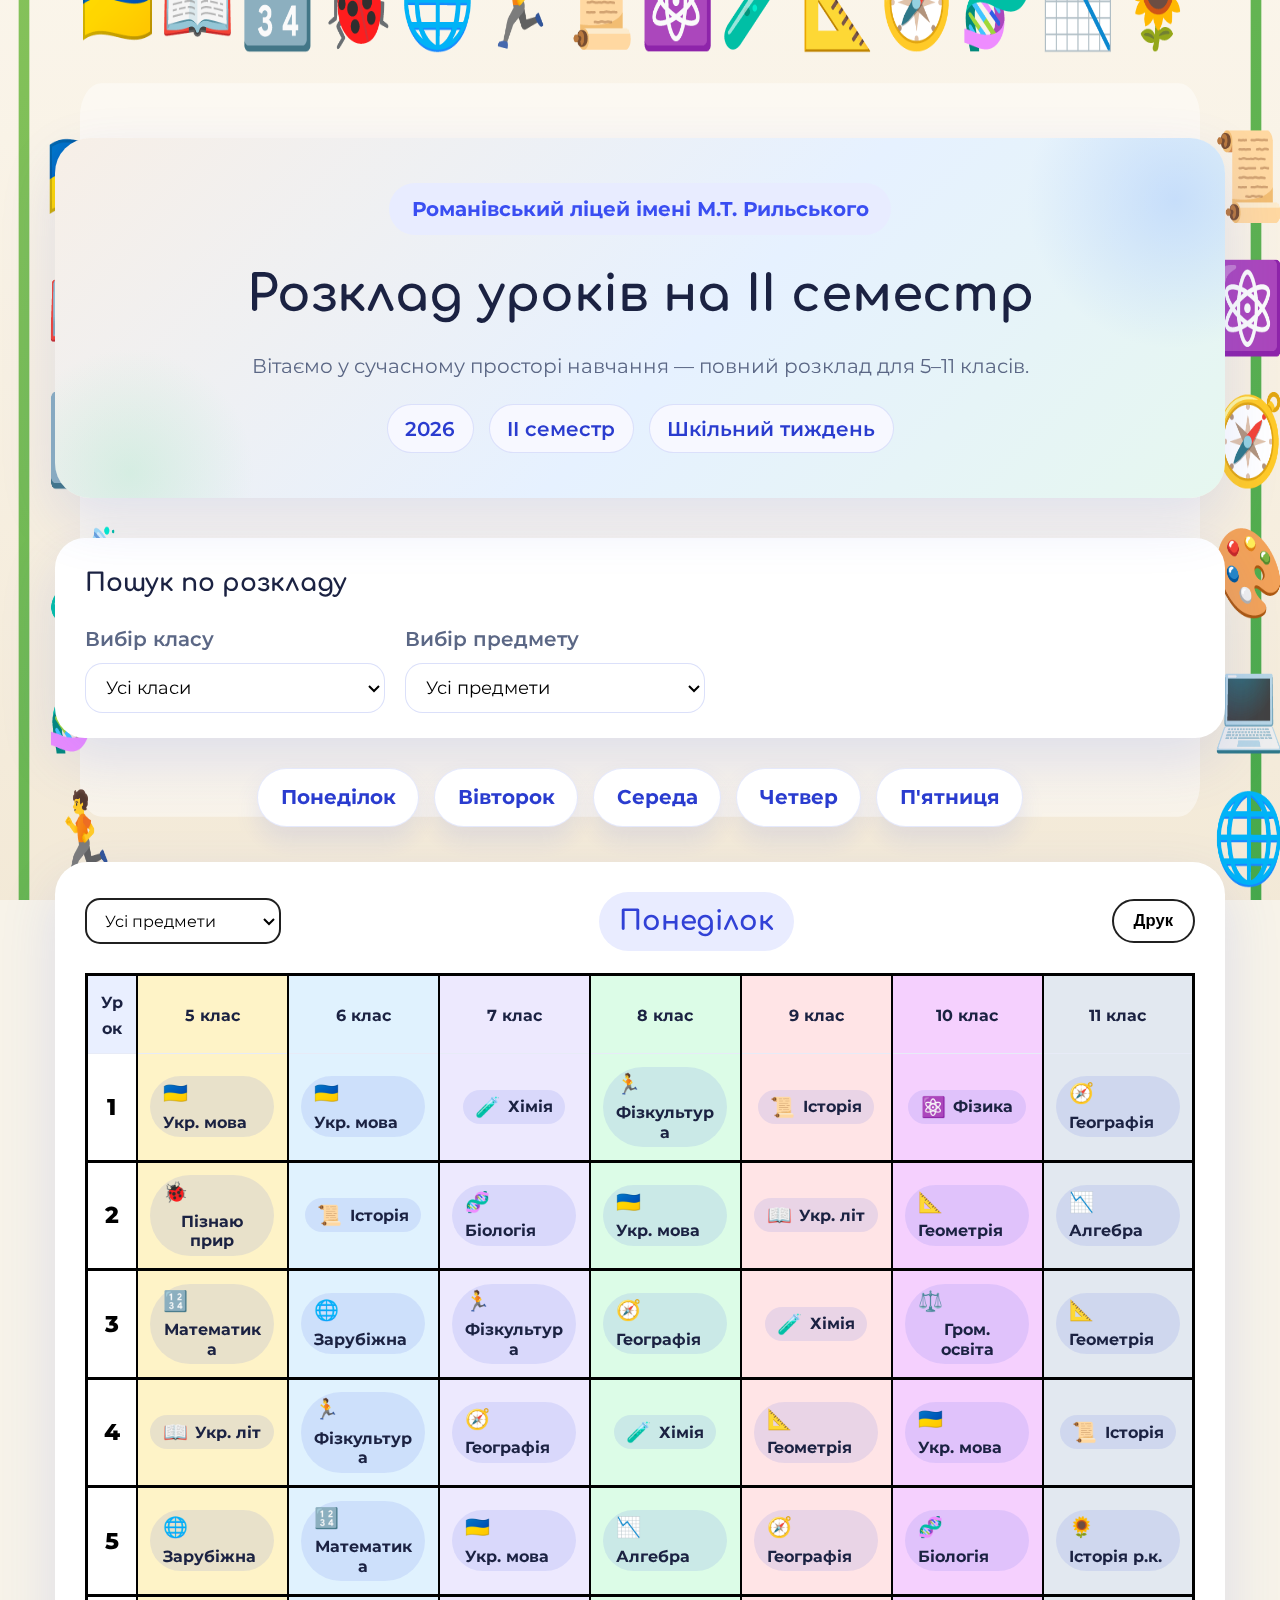
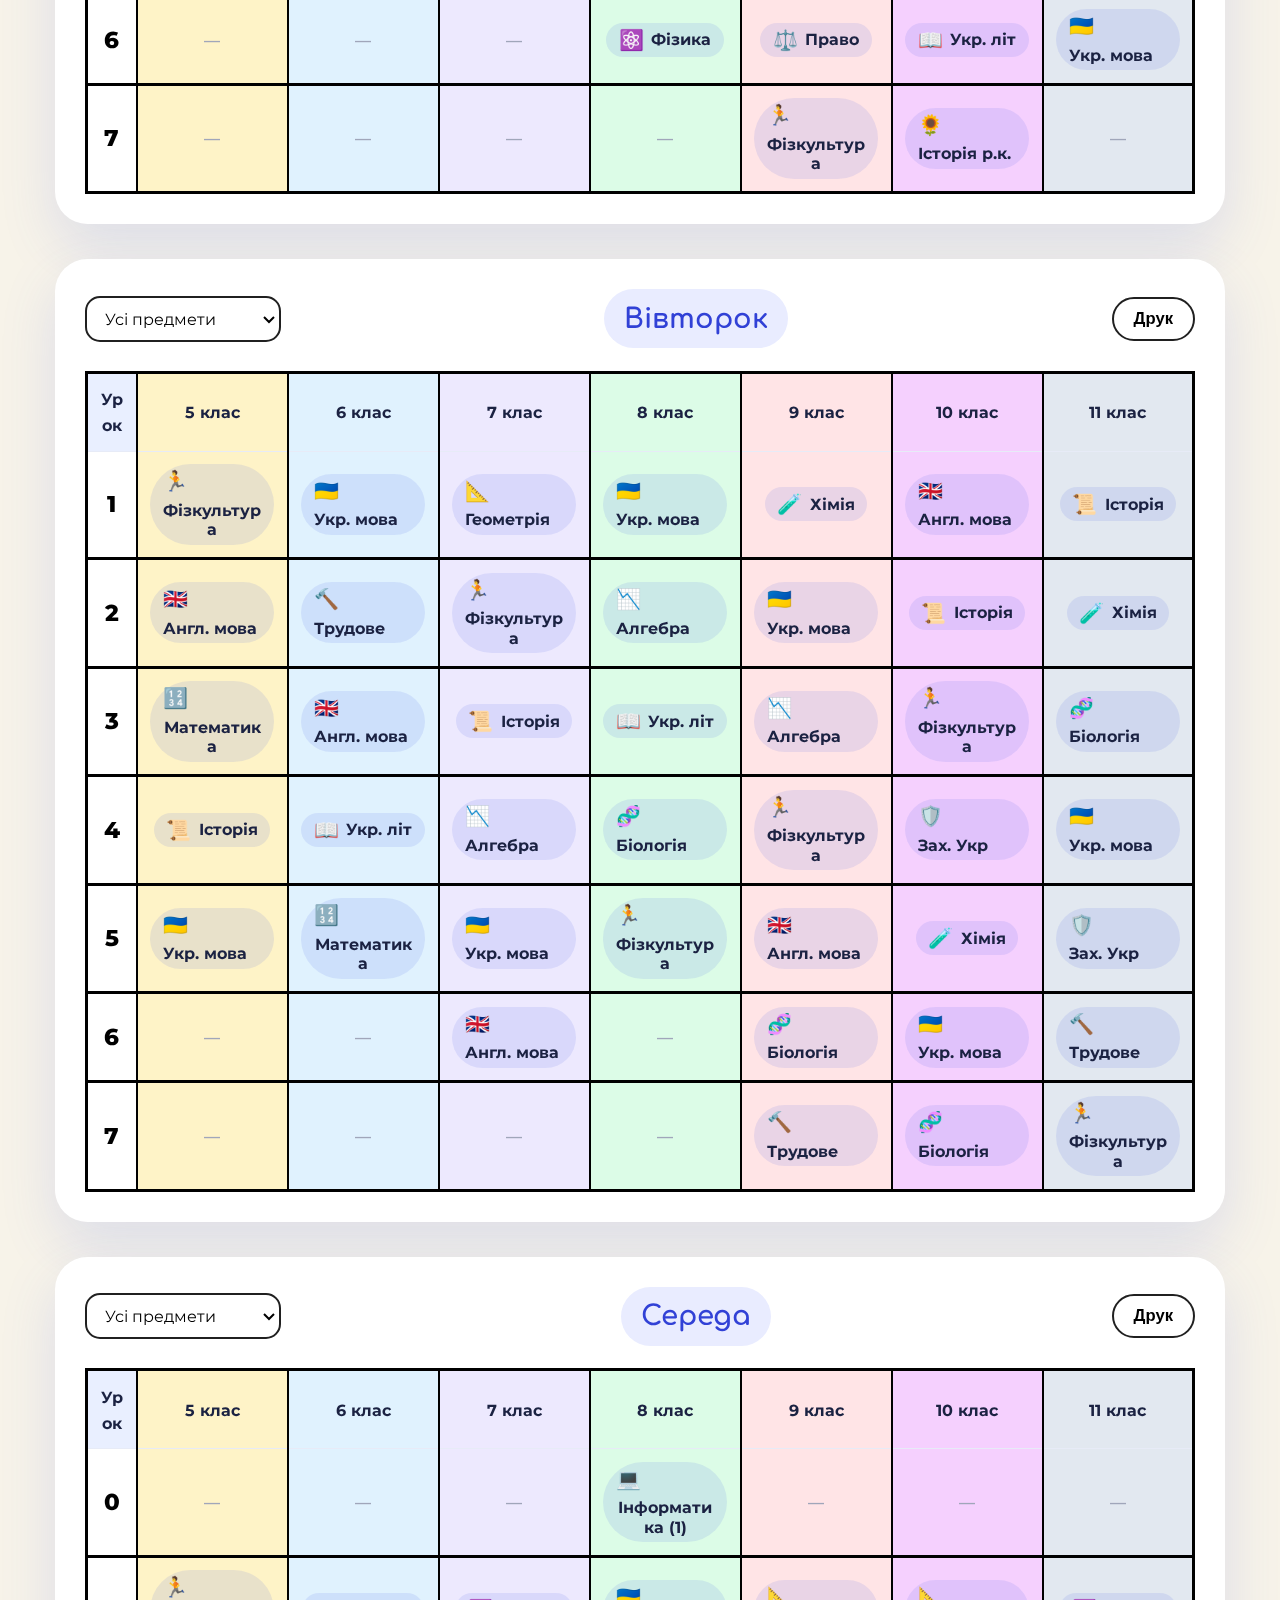
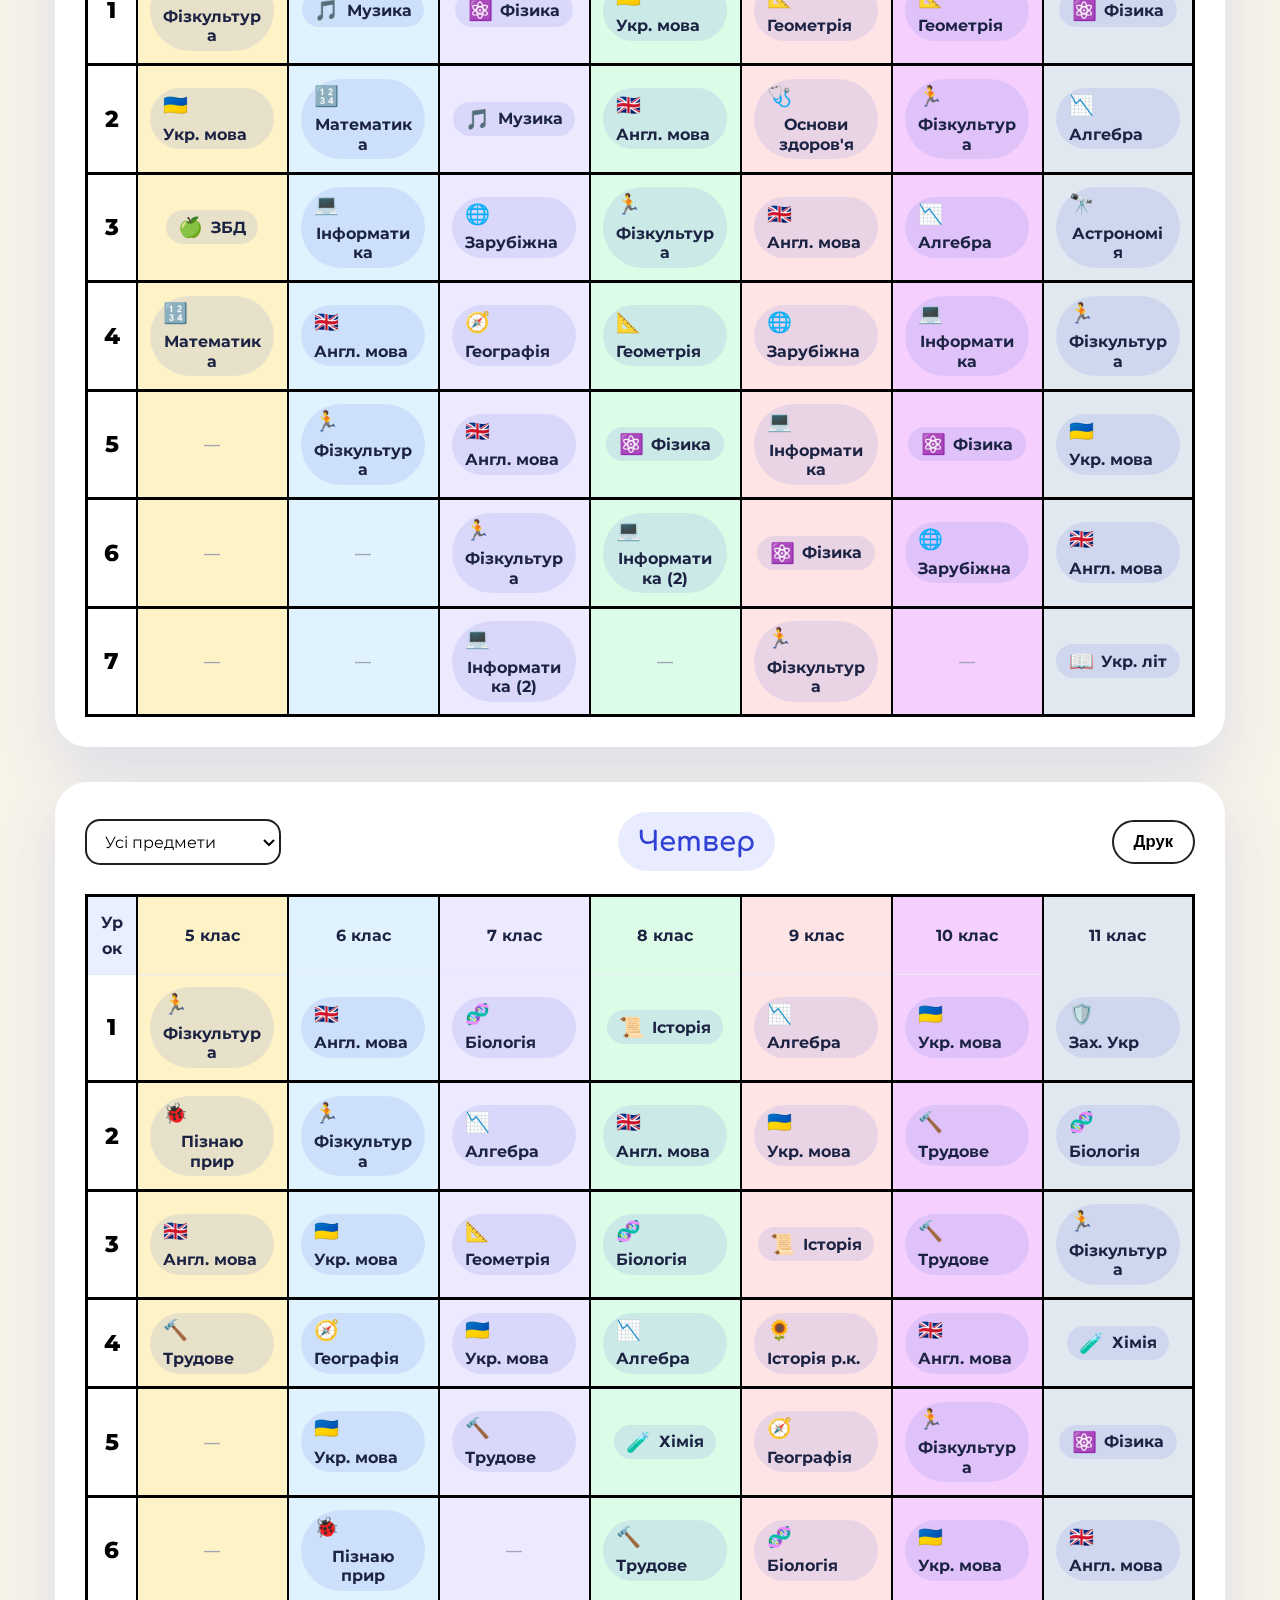
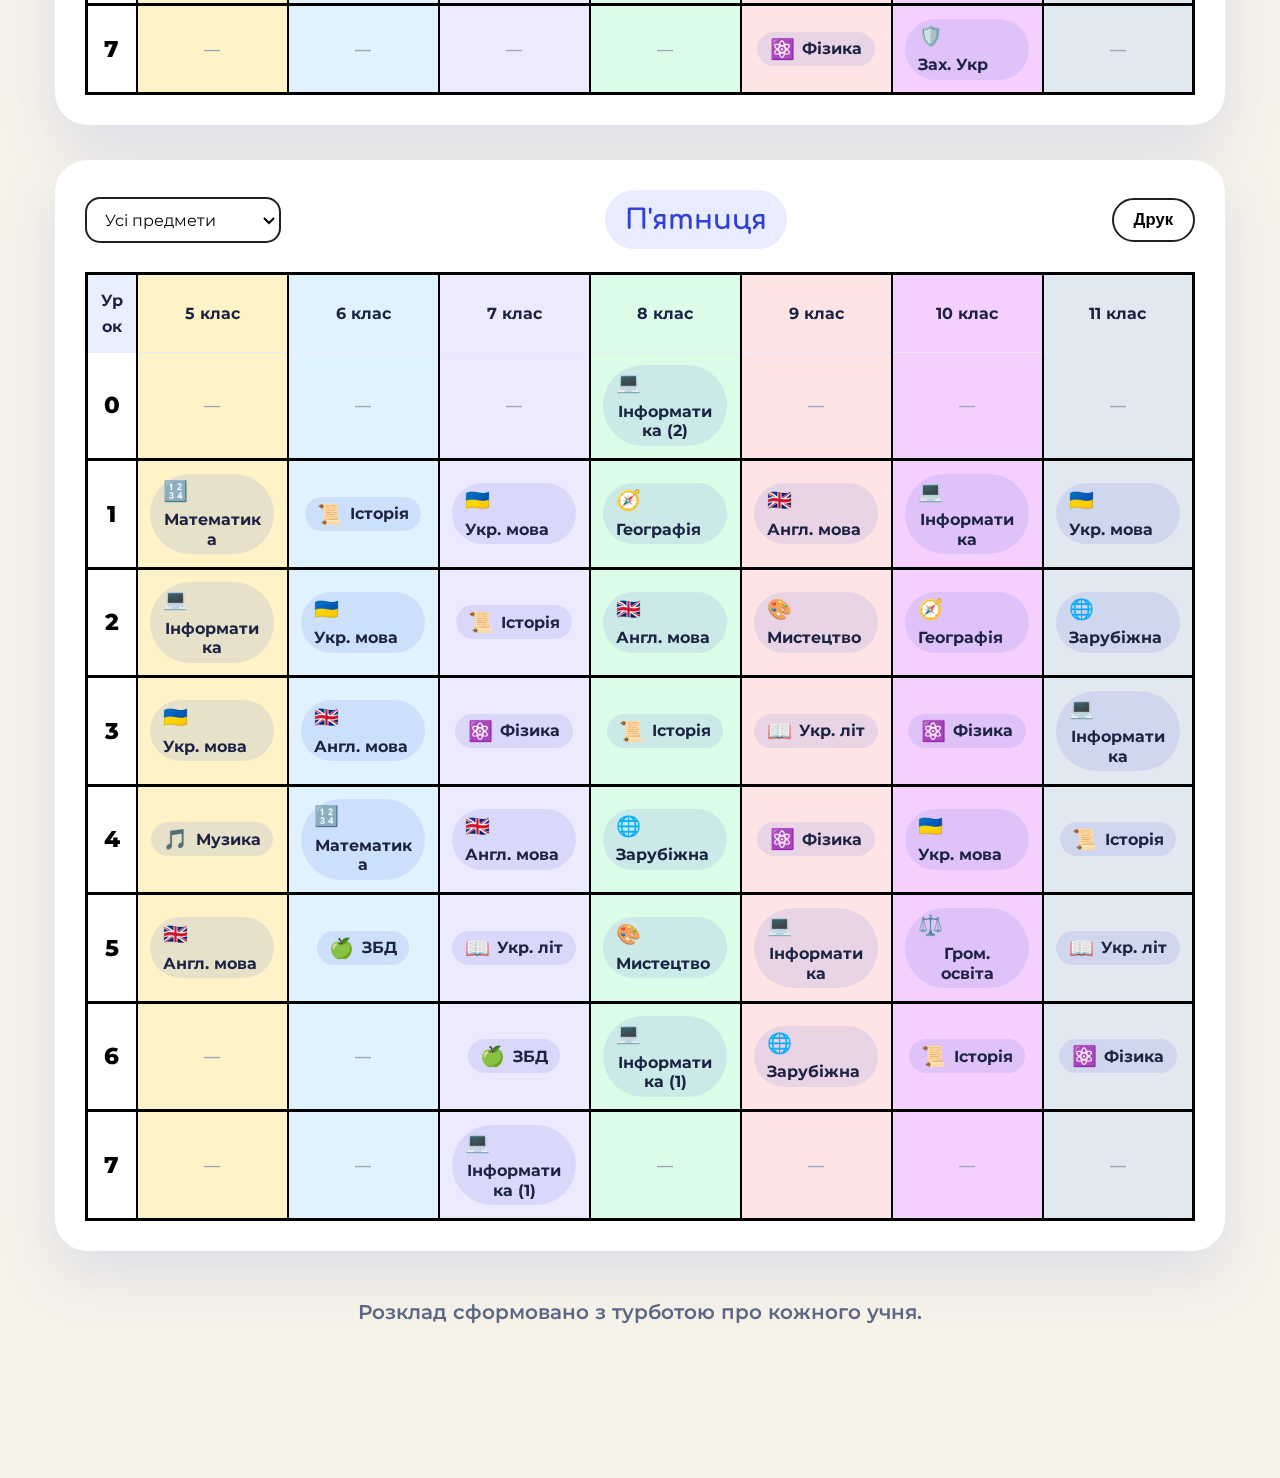
<file: index Романівський ліцей ім. М.Т.Рильського.html>
﻿<!doctype html>
<html lang="uk">
  <head>
    <meta charset="UTF-8" />
    <meta name="viewport" content="width=device-width, initial-scale=1.0" />
    <title>Розклад уроків на ІІ семестр</title>
    <link rel="preconnect" href="https://fonts.googleapis.com" />
    <link rel="preconnect" href="https://fonts.gstatic.com" crossorigin />
    <link
      href="https://fonts.googleapis.com/css2?family=Comfortaa:wght@400;600;700&family=Montserrat:wght@400;600;700&display=swap"
      rel="stylesheet"
    />
    <style>
      :root {
        color-scheme: light;
        --bg: #f3f6ff;
        --card: #ffffff;
        --accent: #4661f6;
        --accent-soft: #eef1ff;
        --accent-strong: #2a3ccf;
        --accent-warm: #ffe2c7;
        --accent-cool: #d8f0ff;
        --accent-lime: #d8f6e6;
        --accent-lilac: #ebe3ff;
        --text: #1b2242;
        --muted: #5b6785;
        --shadow: 0 18px 45px rgba(74, 99, 231, 0.15);
        --border: rgba(74, 99, 231, 0.12);
        --class-5: #fef3c7;
        --class-6: #e0f2fe;
        --class-7: #ede9fe;
        --class-8: #dcfce7;
        --class-9: #ffe4e6;
        --class-10: #f5d0fe;
        --class-11: #e2e8f0;
      }

      * {
        box-sizing: border-box;
        margin: 0;
        padding: 0;
      }

      body {
        font-family: "Montserrat", sans-serif;
        background: #f7f3e9;
        color: var(--text);
        line-height: 1.6;
        position: relative;
      }

      .bg-frame {
        position: fixed;
        inset: 0;
        z-index: 0;
        pointer-events: none;
        overflow: hidden;
        filter: none;
      }

      .bg-frame svg {
        width: 100%;
        height: calc(100% + 160px);
        transform: translateY(-80px);
        display: block;
      }

      .bg-frame text {
        filter: none;
      }

      .edge-tint {
        position: fixed;
        inset: 0;
        z-index: 1;
        background: rgba(255, 255, 255, 0);
        pointer-events: none;
      }

      .content-shield {
        position: fixed;
        inset: 0;
        z-index: 2;
        background: rgba(255, 255, 255, 0);
        pointer-events: none;
      }

      .app {
        position: relative;
        z-index: 3;
        padding: 110px 24px 120px;
        overflow-x: hidden;
      }

      .page {
        max-width: 1200px;
        margin: 0 auto;
        padding: 0 20px;
      }

      .hero {
        background: linear-gradient(135deg, #f7efe7 0%, #e6f1ff 55%, #e6f7ef 100%);
        border-radius: 28px;
        padding: 36px 40px;
        box-shadow: var(--shadow);
        margin-bottom: 32px;
        text-align: center;
        position: relative;
        overflow: hidden;
      }

      .hero::after {
        content: "";
        position: absolute;
        width: 240px;
        height: 240px;
        right: -80px;
        top: -70px;
        background: radial-gradient(circle, rgba(160, 195, 255, 0.45), transparent 70%);
      }

      .hero::before {
        content: "";
        position: absolute;
        width: 200px;
        height: 200px;
        left: -40px;
        bottom: -80px;
        background: radial-gradient(circle, rgba(188, 234, 210, 0.5), transparent 70%);
      }

      .hero__badge {
        display: inline-flex;
        align-items: center;
        justify-content: center;
        padding: 8px 18px;
        background: #e8ecff;
        border-radius: 999px;
        font-weight: 700;
        color: #3a4ef2;
        margin-bottom: 16px;
      }

      h1 {
        font-family: "Comfortaa", cursive;
        font-size: clamp(28px, 4vw, 40px);
        margin-bottom: 12px;
      }

      .hero__subtitle {
        color: var(--muted);
        max-width: 640px;
        margin: 0 auto;
      }

      .hero__meta {
        display: flex;
        justify-content: center;
        gap: 12px;
        flex-wrap: wrap;
        margin-top: 18px;
        font-weight: 600;
        color: var(--accent-strong);
      }

      .hero__meta span {
        background: #f7f8ff;
        border: 1px solid rgba(74, 99, 231, 0.16);
        padding: 6px 14px;
        border-radius: 999px;
      }

      .filters {
        background: #ffffff;
        border-radius: 24px;
        padding: 20px 24px;
        box-shadow: var(--shadow);
        margin-bottom: 24px;
        display: grid;
        gap: 16px;
      }

      .filters h2 {
        font-family: "Comfortaa", cursive;
        font-size: 20px;
      }

      .filters__grid {
        display: flex;
        flex-wrap: wrap;
        gap: 12px 16px;
        justify-content: flex-start;
      }

      .filters label {
        font-weight: 600;
        color: var(--muted);
        display: grid;
        gap: 6px;
        min-width: 240px;
      }

      .filters select {
        border: 1px solid rgba(74, 99, 231, 0.2);
        border-radius: 14px;
        padding: 10px 12px;
        font-size: 14px;
        font-family: inherit;
        outline: none;
        transition: border-color 0.2s ease, box-shadow 0.2s ease;
        background: #ffffff;
      }

      .filters select:focus {
        border-color: var(--accent);
        box-shadow: 0 0 0 3px rgba(74, 99, 231, 0.15);
      }

      .schedule {
        display: flex;
        flex-direction: column;
        gap: 28px;
      }

      .day-nav {
        display: flex;
        gap: 12px;
        flex-wrap: wrap;
        margin-bottom: 28px;
        justify-content: center;
      }

      .day-nav__link {
        text-decoration: none;
        color: var(--accent-strong);
        font-weight: 700;
        padding: 10px 18px;
        border-radius: 999px;
        background: #ffffff;
        border: 1px solid rgba(74, 99, 231, 0.14);
        box-shadow: 0 10px 20px rgba(74, 99, 231, 0.12);
        transition: transform 0.2s ease, box-shadow 0.2s ease;
      }

      .day-nav__link:hover {
        transform: translateY(-2px);
        box-shadow: 0 14px 30px rgba(74, 99, 231, 0.2);
      }

      .day-card {
        background: #ffffff;
        border-radius: 26px;
        padding: 24px;
        box-shadow: var(--shadow);
      }

      .day-header {
        display: grid;
        grid-template-columns: auto 1fr auto;
        align-items: center;
        gap: 16px;
        margin-bottom: 18px;
      }

      .day-pill {
        display: inline-flex;
        align-items: center;
        padding: 6px 16px;
        border-radius: 999px;
        background: #e9ecff;
        color: #3141d6;
        font-weight: 700;
        font-family: "Comfortaa", cursive;
        font-size: 22px;
        justify-self: center;
      }

      .day-select {
        display: grid;
        gap: 6px;
        font-weight: 700;
        font-size: 14px;
        color: var(--text);
      }

      .day-select select {
        border: 2px solid #202020;
        border-radius: 12px;
        padding: 8px 10px;
        font-size: 13px;
        font-family: inherit;
        background: #ffffff;
      }

      .print-button {
        border: 2px solid #202020;
        background: #ffffff;
        border-radius: 999px;
        padding: 8px 16px;
        font-weight: 700;
        cursor: pointer;
        transition: transform 0.2s ease, box-shadow 0.2s ease;
        justify-self: end;
      }

      .print-button:hover {
        transform: translateY(-1px);
        box-shadow: 0 6px 14px rgba(0, 0, 0, 0.15);
      }

      .table-wrap {
        overflow-x: auto;
        -webkit-overflow-scrolling: touch;
      }

      table {
        width: 100%;
        border-collapse: collapse;
        table-layout: fixed;
        border: 3px solid #000000;
      }

      th,
      td {
        padding: 10px 10px;
        text-align: left;
        border-bottom: 1px solid #e7ebf7;
        border-right: 2px solid #000000;
        font-size: 13px;
        word-break: break-word;
      }

      th {
        background: #e9efff;
        color: var(--text);
        font-weight: 700;
      }

      th:nth-child(2),
      td:nth-child(2) {
        background: var(--class-5);
        font-weight: 700;
      }

      th:nth-child(3),
      td:nth-child(3) {
        background: var(--class-6);
        font-weight: 700;
      }

      th:nth-child(4),
      td:nth-child(4) {
        background: var(--class-7);
        font-weight: 700;
      }

      th:nth-child(5),
      td:nth-child(5) {
        background: var(--class-8);
        font-weight: 700;
      }

      th:nth-child(6),
      td:nth-child(6) {
        background: var(--class-9);
        font-weight: 700;
      }

      th:nth-child(7),
      td:nth-child(7) {
        background: var(--class-10);
        font-weight: 700;
      }

      th:nth-child(8),
      td:nth-child(8) {
        background: var(--class-11);
        font-weight: 700;
      }

      th:not(:first-child),
      td:not(:first-child) {
        text-align: center;
      }

      th:first-child,
      td:first-child {
        text-align: center;
        width: 40px;
      }

      tbody td {
        border-bottom: 3px solid #000000;
      }

      .subject {
        font-weight: 700;
        display: inline-flex;
        align-items: center;
        gap: 6px;
        background: rgba(74, 99, 231, 0.12);
        padding: 4px 10px;
        border-radius: 999px;
        flex-wrap: wrap;
        line-height: 1.2;
      }

      .subject::before {
        content: attr(data-icon);
        font-size: 16px;
      }

      td.filter-dim .subject {
        opacity: 0.25;
      }

      td.filter-match .subject {
        background: rgba(74, 99, 231, 0.2);
        box-shadow: 0 4px 12px rgba(74, 99, 231, 0.18);
      }

      td.day-filter-dim .subject {
        opacity: 0.25;
      }

      td.day-filter-match .subject {
        background: rgba(74, 99, 231, 0.2);
        box-shadow: 0 4px 12px rgba(74, 99, 231, 0.18);
      }

      th.is-hidden,
      td.is-hidden {
        display: none;
      }

      .empty {
        color: #a0a6ba;
        font-weight: 600;
      }

      tbody td:first-child {
        font-size: 18px;
        font-weight: 800;
        color: #000000;
      }

      .footer {
        margin-top: 36px;
        text-align: center;
        color: var(--muted);
        font-weight: 600;
      }

      @media (max-width: 900px) {
        .page {
          padding: 32px 16px 60px;
        }

        .hero {
          padding: 28px 24px;
        }

        .day-card {
          padding: 20px;
        }

        .day-nav {
          gap: 8px;
        }

        .day-nav__link {
          padding: 8px 14px;
        }

        .day-header {
          grid-template-columns: 1fr;
          justify-items: center;
        }

        .print-button {
          justify-self: center;
        }
      }

      @media (min-width: 901px) {
        body {
          zoom: 1.25;
        }
      }

      @media print {
        html,
        body {
          background: #ffffff;
          height: auto;
          margin: 0;
        }

        body.print-day .day-card {
          display: none;
        }

        body.print-day .day-card.is-print {
          display: block;
        }

        .hero,
        .filters,
        .day-nav,
        .footer,
        .print-button,
        .day-select {
          display: none;
        }

        .bg-frame,
        .edge-tint,
        .content-shield {
          display: none !important;
        }

        .app,
        .page {
          padding: 0;
          margin: 0;
        }

        .page {
          max-width: none;
          width: 100%;
        }

        .day-card {
          box-shadow: none;
          border: none;
          padding: 0;
          page-break-inside: avoid;
        }

        .table-wrap {
          overflow: visible;
        }

        table {
          page-break-inside: avoid;
          width: 100%;
        }

        @page {
          size: A4 portrait;
          margin: 10mm;
        }
      }

      @media (max-width: 700px) {
        .bg-frame,
        .edge-tint,
        .content-shield {
          display: none;
        }

        .app {
          padding: 32px 12px 48px;
        }

        .page {
          padding: 0;
        }

        th,
        td {
          font-size: 12px;
          padding: 8px 8px;
        }

        .subject {
          font-size: 12px;
        }
      }

      @media (max-width: 600px) {
        .table-wrap {
          margin-left: -8px;
          margin-right: -8px;
          padding: 0 8px;
        }

        table {
          min-width: 900px;
        }

        th,
        td {
          font-size: 11px;
          padding: 8px 6px;
        }

        .subject {
          font-size: 11px;
          padding: 4px 8px;
        }
      }
    </style>
  </head>
  <body>
    <div class="bg-frame" aria-hidden="true">
      <svg xmlns="http://www.w3.org/2000/svg" viewBox="0 0 1920 1080" preserveAspectRatio="none">
        <defs>
          <linearGradient id="paper" x1="0" x2="0" y1="0" y2="1">
            <stop offset="0" stop-color="#fbf6ec" />
            <stop offset="1" stop-color="#f2e8d5" />
          </linearGradient>
          <linearGradient id="frame" x1="0" x2="1" y1="0" y2="1">
            <stop offset="0" stop-color="#86c25a" />
            <stop offset="1" stop-color="#45a84b" />
          </linearGradient>
        </defs>
        <rect width="1920" height="1080" fill="url(#paper)" />
        <rect
          x="36"
          y="36"
          width="1848"
          height="1008"
          fill="none"
          stroke="url(#frame)"
          stroke-width="16"
          rx="36"
        />
        <rect x="120" y="180" width="1680" height="720" fill="#ffffff" opacity="0.45" rx="32" />
        <g
          font-family="'Segoe UI Emoji','Apple Color Emoji','Noto Color Emoji',sans-serif"
          font-size="90"
          opacity="1"
        >
          <text x="120" y="130">🇺🇦</text>
          <text x="240" y="130">📖</text>
          <text x="360" y="130">🔢</text>
          <text x="480" y="130">🐞</text>
          <text x="600" y="130">🌐</text>
          <text x="720" y="130">🏃</text>
          <text x="840" y="130">📜</text>
          <text x="960" y="130">⚛️</text>
          <text x="1080" y="130">🧪</text>
          <text x="1200" y="130">📐</text>
          <text x="1320" y="130">🧭</text>
          <text x="1440" y="130">🧬</text>
          <text x="1560" y="130">📉</text>
          <text x="1680" y="130">🌻</text>
        </g>
        <g
          font-family="'Segoe UI Emoji','Apple Color Emoji','Noto Color Emoji',sans-serif"
          font-size="90"
          opacity="1"
        >
          <text x="140" y="1030">🇬🇧</text>
          <text x="260" y="1030">🔨</text>
          <text x="380" y="1030">💻</text>
          <text x="500" y="1030">🍏</text>
          <text x="620" y="1030">🎵</text>
          <text x="740" y="1030">🩺</text>
          <text x="860" y="1030">🔭</text>
          <text x="980" y="1030">🛡️</text>
          <text x="1100" y="1030">🎨</text>
          <text x="1220" y="1030">⚖️</text>
          <text x="1340" y="1030">🧪</text>
          <text x="1460" y="1030">📜</text>
          <text x="1580" y="1030">🧭</text>
          <text x="1700" y="1030">📖</text>
        </g>
        <g
          font-family="'Segoe UI Emoji','Apple Color Emoji','Noto Color Emoji',sans-serif"
          font-size="86"
          opacity="1"
        >
          <text x="70" y="300">🇺🇦</text>
          <text x="70" y="430">📖</text>
          <text x="70" y="560">🔢</text>
          <text x="70" y="690">🧪</text>
          <text x="70" y="820">🧬</text>
          <text x="70" y="950">🏃</text>
        </g>
        <g
          font-family="'Segoe UI Emoji','Apple Color Emoji','Noto Color Emoji',sans-serif"
          font-size="86"
          opacity="1"
        >
          <text x="1820" y="300">📜</text>
          <text x="1820" y="430">⚛️</text>
          <text x="1820" y="560">🧭</text>
          <text x="1820" y="690">🎨</text>
          <text x="1820" y="820">💻</text>
          <text x="1820" y="950">🌐</text>
        </g>
      </svg>
    </div>
    <div class="edge-tint" aria-hidden="true"></div>
    <div class="content-shield" aria-hidden="true"></div>
    <div class="app">
      <div class="page">
        <header class="hero">
          <div class="hero__badge">Романівський ліцей імені М.Т. Рильського</div>
          <h1>Розклад уроків на ІІ семестр</h1>
          <p class="hero__subtitle">
            Вітаємо у сучасному просторі навчання — повний розклад для 5–11 класів.
          </p>
          <div class="hero__meta">
            <span>2026</span>
            <span>II семестр</span>
            <span>Шкільний тиждень</span>
          </div>
        </header>

        <section class="filters">
          <h2>Пошук по розкладу</h2>
          <div class="filters__grid">
            <label>
              Вибір класу
              <select id="classSearch">
                <option value="">Усі класи</option>
                <option value="5 клас">5 клас</option>
                <option value="6 клас">6 клас</option>
                <option value="7 клас">7 клас</option>
                <option value="8 клас">8 клас</option>
                <option value="9 клас">9 клас</option>
                <option value="10 клас">10 клас</option>
                <option value="11 клас">11 клас</option>
              </select>
            </label>
            <label>
              Вибір предмету
              <select id="subjectSearch">
                <option value="">Усі предмети</option>
                <option value="Укр. мова">Укр. мова</option>
                <option value="Укр. літ">Укр. літ</option>
                <option value="Математика">Математика</option>
                <option value="Пізнаю прир">Пізнаю прир</option>
                <option value="Зарубіжна">Зарубіжна</option>
                <option value="Фізкультура">Фізкультура</option>
                <option value="Історія">Історія</option>
                <option value="Фізика">Фізика</option>
                <option value="Хімія">Хімія</option>
                <option value="Геометрія">Геометрія</option>
                <option value="Гром. освіта">Гром. освіта</option>
                <option value="Географія">Географія</option>
                <option value="Біологія">Біологія</option>
                <option value="Алгебра">Алгебра</option>
                <option value="Історія р.к.">Історія р.к.</option>
                <option value="Право">Право</option>
                <option value="Англ. мова">Англ. мова</option>
                <option value="Трудове">Трудове</option>
                <option value="Інформатика">Інформатика</option>
                <option value="ЗБД">ЗБД</option>
                <option value="Музика">Музика</option>
                <option value="Основи здоров'я">Основи здоров'я</option>
                <option value="Астрономія">Астрономія</option>
                <option value="Зах. Укр">Зах. Укр</option>
                <option value="Мистецтво">Мистецтво</option>
              </select>
            </label>
          </div>
        </section>

        <nav class="day-nav" aria-label="Навігація по днях тижня">
          <a href="#monday" class="day-nav__link">Понеділок</a>
          <a href="#tuesday" class="day-nav__link">Вівторок</a>
          <a href="#wednesday" class="day-nav__link">Середа</a>
          <a href="#thursday" class="day-nav__link">Четвер</a>
          <a href="#friday" class="day-nav__link">П'ятниця</a>
        </nav>

        <main class="schedule">
          <section class="day-card" id="monday">
            <div class="day-header">
              <label class="day-select" aria-label="Вибір предмету">
                <select class="day-subject" aria-label="Вибір предмету">
                  <option value="">Усі предмети</option>
                  <option value="Укр. мова">Укр. мова</option>
                  <option value="Укр. літ">Укр. літ</option>
                  <option value="Математика">Математика</option>
                  <option value="Пізнаю прир">Пізнаю прир</option>
                  <option value="Зарубіжна">Зарубіжна</option>
                  <option value="Фізкультура">Фізкультура</option>
                  <option value="Історія">Історія</option>
                  <option value="Фізика">Фізика</option>
                  <option value="Хімія">Хімія</option>
                  <option value="Геометрія">Геометрія</option>
                  <option value="Гром. освіта">Гром. освіта</option>
                  <option value="Географія">Географія</option>
                  <option value="Біологія">Біологія</option>
                  <option value="Алгебра">Алгебра</option>
                  <option value="Історія р.к.">Історія р.к.</option>
                  <option value="Право">Право</option>
                  <option value="Англ. мова">Англ. мова</option>
                  <option value="Трудове">Трудове</option>
                  <option value="Інформатика">Інформатика</option>
                  <option value="ЗБД">ЗБД</option>
                  <option value="Музика">Музика</option>
                  <option value="Основи здоров'я">Основи здоров'я</option>
                  <option value="Астрономія">Астрономія</option>
                  <option value="Зах. Укр">Зах. Укр</option>
                  <option value="Мистецтво">Мистецтво</option>
                </select>
              </label>
              <span class="day-pill">Понеділок</span>
              <button class="print-button" type="button">Друк</button>
            </div>
            <div class="table-wrap">
              <table>
                <thead>
                  <tr>
                    <th>Урок</th>
                    <th>5 клас</th>
                    <th>6 клас</th>
                    <th>7 клас</th>
                    <th>8 клас</th>
                    <th>9 клас</th>
                    <th>10 клас</th>
                    <th>11 клас</th>
                  </tr>
                </thead>
                <tbody>
                  <tr>
                    <td>1</td>
                    <td><span class="subject" data-icon="🇺🇦">Укр. мова</span></td>
                    <td><span class="subject" data-icon="🇺🇦">Укр. мова</span></td>
                    <td><span class="subject" data-icon="🧪">Хімія</span></td>
                    <td><span class="subject" data-icon="🏃">Фізкультура</span></td>
                    <td><span class="subject" data-icon="📜">Історія</span></td>
                    <td><span class="subject" data-icon="⚛️">Фізика</span></td>
                    <td><span class="subject" data-icon="🧭">Географія</span></td>
                  </tr>
                  <tr>
                    <td>2</td>
                    <td><span class="subject" data-icon="🐞">Пізнаю прир</span></td>
                    <td><span class="subject" data-icon="📜">Історія</span></td>
                    <td><span class="subject" data-icon="🧬">Біологія</span></td>
                    <td><span class="subject" data-icon="🇺🇦">Укр. мова</span></td>
                    <td><span class="subject" data-icon="📖">Укр. літ</span></td>
                    <td><span class="subject" data-icon="📐">Геометрія</span></td>
                    <td><span class="subject" data-icon="📉">Алгебра</span></td>
                  </tr>
                  <tr>
                    <td>3</td>
                    <td><span class="subject" data-icon="🔢">Математика</span></td>
                    <td><span class="subject" data-icon="🌐">Зарубіжна</span></td>
                    <td><span class="subject" data-icon="🏃">Фізкультура</span></td>
                    <td><span class="subject" data-icon="🧭">Географія</span></td>
                    <td><span class="subject" data-icon="🧪">Хімія</span></td>
                    <td><span class="subject" data-icon="⚖️">Гром. освіта</span></td>
                    <td><span class="subject" data-icon="📐">Геометрія</span></td>
                  </tr>
                  <tr>
                    <td>4</td>
                    <td><span class="subject" data-icon="📖">Укр. літ</span></td>
                    <td><span class="subject" data-icon="🏃">Фізкультура</span></td>
                    <td><span class="subject" data-icon="🧭">Географія</span></td>
                    <td><span class="subject" data-icon="🧪">Хімія</span></td>
                    <td><span class="subject" data-icon="📐">Геометрія</span></td>
                    <td><span class="subject" data-icon="🇺🇦">Укр. мова</span></td>
                    <td><span class="subject" data-icon="📜">Історія</span></td>
                  </tr>
                  <tr>
                    <td>5</td>
                    <td><span class="subject" data-icon="🌐">Зарубіжна</span></td>
                    <td><span class="subject" data-icon="🔢">Математика</span></td>
                    <td><span class="subject" data-icon="🇺🇦">Укр. мова</span></td>
                    <td><span class="subject" data-icon="📉">Алгебра</span></td>
                    <td><span class="subject" data-icon="🧭">Географія</span></td>
                    <td><span class="subject" data-icon="🧬">Біологія</span></td>
                    <td><span class="subject" data-icon="🌻">Історія р.к.</span></td>
                  </tr>
                  <tr>
                    <td>6</td>
                    <td><span class="empty">—</span></td>
                    <td><span class="empty">—</span></td>
                    <td><span class="empty">—</span></td>
                    <td><span class="subject" data-icon="⚛️">Фізика</span></td>
                    <td><span class="subject" data-icon="⚖️">Право</span></td>
                    <td><span class="subject" data-icon="📖">Укр. літ</span></td>
                    <td><span class="subject" data-icon="🇺🇦">Укр. мова</span></td>
                  </tr>
                  <tr>
                    <td>7</td>
                    <td><span class="empty">—</span></td>
                    <td><span class="empty">—</span></td>
                    <td><span class="empty">—</span></td>
                    <td><span class="empty">—</span></td>
                    <td><span class="subject" data-icon="🏃">Фізкультура</span></td>
                    <td><span class="subject" data-icon="🌻">Історія р.к.</span></td>
                    <td><span class="empty">—</span></td>
                  </tr>
                </tbody>
              </table>
            </div>
          </section>

          <section class="day-card" id="tuesday">
            <div class="day-header">
              <label class="day-select" aria-label="Вибір предмету">
                <select class="day-subject" aria-label="Вибір предмету">
                  <option value="">Усі предмети</option>
                  <option value="Укр. мова">Укр. мова</option>
                  <option value="Укр. літ">Укр. літ</option>
                  <option value="Математика">Математика</option>
                  <option value="Пізнаю прир">Пізнаю прир</option>
                  <option value="Зарубіжна">Зарубіжна</option>
                  <option value="Фізкультура">Фізкультура</option>
                  <option value="Історія">Історія</option>
                  <option value="Фізика">Фізика</option>
                  <option value="Хімія">Хімія</option>
                  <option value="Геометрія">Геометрія</option>
                  <option value="Гром. освіта">Гром. освіта</option>
                  <option value="Географія">Географія</option>
                  <option value="Біологія">Біологія</option>
                  <option value="Алгебра">Алгебра</option>
                  <option value="Історія р.к.">Історія р.к.</option>
                  <option value="Право">Право</option>
                  <option value="Англ. мова">Англ. мова</option>
                  <option value="Трудове">Трудове</option>
                  <option value="Інформатика">Інформатика</option>
                  <option value="ЗБД">ЗБД</option>
                  <option value="Музика">Музика</option>
                  <option value="Основи здоров'я">Основи здоров'я</option>
                  <option value="Астрономія">Астрономія</option>
                  <option value="Зах. Укр">Зах. Укр</option>
                  <option value="Мистецтво">Мистецтво</option>
                </select>
              </label>
              <span class="day-pill">Вівторок</span>
              <button class="print-button" type="button">Друк</button>
            </div>
            <div class="table-wrap">
              <table>
                <thead>
                  <tr>
                    <th>Урок</th>
                    <th>5 клас</th>
                    <th>6 клас</th>
                    <th>7 клас</th>
                    <th>8 клас</th>
                    <th>9 клас</th>
                    <th>10 клас</th>
                    <th>11 клас</th>
                  </tr>
                </thead>
                <tbody>
                  <tr>
                    <td>1</td>
                    <td><span class="subject" data-icon="🏃">Фізкультура</span></td>
                    <td><span class="subject" data-icon="🇺🇦">Укр. мова</span></td>
                    <td><span class="subject" data-icon="📐">Геометрія</span></td>
                    <td><span class="subject" data-icon="🇺🇦">Укр. мова</span></td>
                    <td><span class="subject" data-icon="🧪">Хімія</span></td>
                    <td><span class="subject" data-icon="🇬🇧">Англ. мова</span></td>
                    <td><span class="subject" data-icon="📜">Історія</span></td>
                  </tr>
                  <tr>
                    <td>2</td>
                    <td><span class="subject" data-icon="🇬🇧">Англ. мова</span></td>
                    <td><span class="subject" data-icon="🔨">Трудове</span></td>
                    <td><span class="subject" data-icon="🏃">Фізкультура</span></td>
                    <td><span class="subject" data-icon="📉">Алгебра</span></td>
                    <td><span class="subject" data-icon="🇺🇦">Укр. мова</span></td>
                    <td><span class="subject" data-icon="📜">Історія</span></td>
                    <td><span class="subject" data-icon="🧪">Хімія</span></td>
                  </tr>
                  <tr>
                    <td>3</td>
                    <td><span class="subject" data-icon="🔢">Математика</span></td>
                    <td><span class="subject" data-icon="🇬🇧">Англ. мова</span></td>
                    <td><span class="subject" data-icon="📜">Історія</span></td>
                    <td><span class="subject" data-icon="📖">Укр. літ</span></td>
                    <td><span class="subject" data-icon="📉">Алгебра</span></td>
                    <td><span class="subject" data-icon="🏃">Фізкультура</span></td>
                    <td><span class="subject" data-icon="🧬">Біологія</span></td>
                  </tr>
                  <tr>
                    <td>4</td>
                    <td><span class="subject" data-icon="📜">Історія</span></td>
                    <td><span class="subject" data-icon="📖">Укр. літ</span></td>
                    <td><span class="subject" data-icon="📉">Алгебра</span></td>
                    <td><span class="subject" data-icon="🧬">Біологія</span></td>
                    <td><span class="subject" data-icon="🏃">Фізкультура</span></td>
                    <td><span class="subject" data-icon="🛡️">Зах. Укр</span></td>
                    <td><span class="subject" data-icon="🇺🇦">Укр. мова</span></td>
                  </tr>
                  <tr>
                    <td>5</td>
                    <td><span class="subject" data-icon="🇺🇦">Укр. мова</span></td>
                    <td><span class="subject" data-icon="🔢">Математика</span></td>
                    <td><span class="subject" data-icon="🇺🇦">Укр. мова</span></td>
                    <td><span class="subject" data-icon="🏃">Фізкультура</span></td>
                    <td><span class="subject" data-icon="🇬🇧">Англ. мова</span></td>
                    <td><span class="subject" data-icon="🧪">Хімія</span></td>
                    <td><span class="subject" data-icon="🛡️">Зах. Укр</span></td>
                  </tr>
                  <tr>
                    <td>6</td>
                    <td><span class="empty">—</span></td>
                    <td><span class="empty">—</span></td>
                    <td><span class="subject" data-icon="🇬🇧">Англ. мова</span></td>
                    <td><span class="empty">—</span></td>
                    <td><span class="subject" data-icon="🧬">Біологія</span></td>
                    <td><span class="subject" data-icon="🇺🇦">Укр. мова</span></td>
                    <td><span class="subject" data-icon="🔨">Трудове</span></td>
                  </tr>
                  <tr>
                    <td>7</td>
                    <td><span class="empty">—</span></td>
                    <td><span class="empty">—</span></td>
                    <td><span class="empty">—</span></td>
                    <td><span class="empty">—</span></td>
                    <td><span class="subject" data-icon="🔨">Трудове</span></td>
                    <td><span class="subject" data-icon="🧬">Біологія</span></td>
                    <td><span class="subject" data-icon="🏃">Фізкультура</span></td>
                  </tr>
                </tbody>
              </table>
            </div>
          </section>

          <section class="day-card" id="wednesday">
            <div class="day-header">
              <label class="day-select" aria-label="Вибір предмету">
                <select class="day-subject" aria-label="Вибір предмету">
                  <option value="">Усі предмети</option>
                  <option value="Укр. мова">Укр. мова</option>
                  <option value="Укр. літ">Укр. літ</option>
                  <option value="Математика">Математика</option>
                  <option value="Пізнаю прир">Пізнаю прир</option>
                  <option value="Зарубіжна">Зарубіжна</option>
                  <option value="Фізкультура">Фізкультура</option>
                  <option value="Історія">Історія</option>
                  <option value="Фізика">Фізика</option>
                  <option value="Хімія">Хімія</option>
                  <option value="Геометрія">Геометрія</option>
                  <option value="Гром. освіта">Гром. освіта</option>
                  <option value="Географія">Географія</option>
                  <option value="Біологія">Біологія</option>
                  <option value="Алгебра">Алгебра</option>
                  <option value="Історія р.к.">Історія р.к.</option>
                  <option value="Право">Право</option>
                  <option value="Англ. мова">Англ. мова</option>
                  <option value="Трудове">Трудове</option>
                  <option value="Інформатика">Інформатика</option>
                  <option value="ЗБД">ЗБД</option>
                  <option value="Музика">Музика</option>
                  <option value="Основи здоров'я">Основи здоров'я</option>
                  <option value="Астрономія">Астрономія</option>
                  <option value="Зах. Укр">Зах. Укр</option>
                  <option value="Мистецтво">Мистецтво</option>
                </select>
              </label>
              <span class="day-pill">Середа</span>
              <button class="print-button" type="button">Друк</button>
            </div>
            <div class="table-wrap">
              <table>
                <thead>
                  <tr>
                    <th>Урок</th>
                    <th>5 клас</th>
                    <th>6 клас</th>
                    <th>7 клас</th>
                    <th>8 клас</th>
                    <th>9 клас</th>
                    <th>10 клас</th>
                    <th>11 клас</th>
                  </tr>
                </thead>
                <tbody>
                  <tr>
                    <td>0</td>
                    <td><span class="empty">—</span></td>
                    <td><span class="empty">—</span></td>
                    <td><span class="empty">—</span></td>
                    <td><span class="subject" data-icon="💻">Інформатика (1)</span></td>
                    <td><span class="empty">—</span></td>
                    <td><span class="empty">—</span></td>
                    <td><span class="empty">—</span></td>
                  </tr>
                  <tr>
                    <td>1</td>
                    <td><span class="subject" data-icon="🏃">Фізкультура</span></td>
                    <td><span class="subject" data-icon="🎵">Музика</span></td>
                    <td><span class="subject" data-icon="⚛️">Фізика</span></td>
                    <td><span class="subject" data-icon="🇺🇦">Укр. мова</span></td>
                    <td><span class="subject" data-icon="📐">Геометрія</span></td>
                    <td><span class="subject" data-icon="📐">Геометрія</span></td>
                    <td><span class="subject" data-icon="⚛️">Фізика</span></td>
                  </tr>
                  <tr>
                    <td>2</td>
                    <td><span class="subject" data-icon="🇺🇦">Укр. мова</span></td>
                    <td><span class="subject" data-icon="🔢">Математика</span></td>
                    <td><span class="subject" data-icon="🎵">Музика</span></td>
                    <td><span class="subject" data-icon="🇬🇧">Англ. мова</span></td>
                    <td><span class="subject" data-icon="🩺">Основи здоров'я</span></td>
                    <td><span class="subject" data-icon="🏃">Фізкультура</span></td>
                    <td><span class="subject" data-icon="📉">Алгебра</span></td>
                  </tr>
                  <tr>
                    <td>3</td>
                    <td><span class="subject" data-icon="🍏">ЗБД</span></td>
                    <td><span class="subject" data-icon="💻">Інформатика</span></td>
                    <td><span class="subject" data-icon="🌐">Зарубіжна</span></td>
                    <td><span class="subject" data-icon="🏃">Фізкультура</span></td>
                    <td><span class="subject" data-icon="🇬🇧">Англ. мова</span></td>
                    <td><span class="subject" data-icon="📉">Алгебра</span></td>
                    <td><span class="subject" data-icon="🔭">Астрономія</span></td>
                  </tr>
                  <tr>
                    <td>4</td>
                    <td><span class="subject" data-icon="🔢">Математика</span></td>
                    <td><span class="subject" data-icon="🇬🇧">Англ. мова</span></td>
                    <td><span class="subject" data-icon="🧭">Географія</span></td>
                    <td><span class="subject" data-icon="📐">Геометрія</span></td>
                    <td><span class="subject" data-icon="🌐">Зарубіжна</span></td>
                    <td><span class="subject" data-icon="💻">Інформатика</span></td>
                    <td><span class="subject" data-icon="🏃">Фізкультура</span></td>
                  </tr>
                  <tr>
                    <td>5</td>
                    <td><span class="empty">—</span></td>
                    <td><span class="subject" data-icon="🏃">Фізкультура</span></td>
                    <td><span class="subject" data-icon="🇬🇧">Англ. мова</span></td>
                    <td><span class="subject" data-icon="⚛️">Фізика</span></td>
                    <td><span class="subject" data-icon="💻">Інформатика</span></td>
                    <td><span class="subject" data-icon="⚛️">Фізика</span></td>
                    <td><span class="subject" data-icon="🇺🇦">Укр. мова</span></td>
                  </tr>
                  <tr>
                    <td>6</td>
                    <td><span class="empty">—</span></td>
                    <td><span class="empty">—</span></td>
                    <td><span class="subject" data-icon="🏃">Фізкультура</span></td>
                    <td><span class="subject" data-icon="💻">Інформатика (2)</span></td>
                    <td><span class="subject" data-icon="⚛️">Фізика</span></td>
                    <td><span class="subject" data-icon="🌐">Зарубіжна</span></td>
                    <td><span class="subject" data-icon="🇬🇧">Англ. мова</span></td>
                  </tr>
                  <tr>
                    <td>7</td>
                    <td><span class="empty">—</span></td>
                    <td><span class="empty">—</span></td>
                    <td><span class="subject" data-icon="💻">Інформатика (2)</span></td>
                    <td><span class="empty">—</span></td>
                    <td><span class="subject" data-icon="🏃">Фізкультура</span></td>
                    <td><span class="empty">—</span></td>
                    <td><span class="subject" data-icon="📖">Укр. літ</span></td>
                  </tr>
                </tbody>
              </table>
            </div>
          </section>

          <section class="day-card" id="thursday">
            <div class="day-header">
              <label class="day-select" aria-label="Вибір предмету">
                <select class="day-subject" aria-label="Вибір предмету">
                  <option value="">Усі предмети</option>
                  <option value="Укр. мова">Укр. мова</option>
                  <option value="Укр. літ">Укр. літ</option>
                  <option value="Математика">Математика</option>
                  <option value="Пізнаю прир">Пізнаю прир</option>
                  <option value="Зарубіжна">Зарубіжна</option>
                  <option value="Фізкультура">Фізкультура</option>
                  <option value="Історія">Історія</option>
                  <option value="Фізика">Фізика</option>
                  <option value="Хімія">Хімія</option>
                  <option value="Геометрія">Геометрія</option>
                  <option value="Гром. освіта">Гром. освіта</option>
                  <option value="Географія">Географія</option>
                  <option value="Біологія">Біологія</option>
                  <option value="Алгебра">Алгебра</option>
                  <option value="Історія р.к.">Історія р.к.</option>
                  <option value="Право">Право</option>
                  <option value="Англ. мова">Англ. мова</option>
                  <option value="Трудове">Трудове</option>
                  <option value="Інформатика">Інформатика</option>
                  <option value="ЗБД">ЗБД</option>
                  <option value="Музика">Музика</option>
                  <option value="Основи здоров'я">Основи здоров'я</option>
                  <option value="Астрономія">Астрономія</option>
                  <option value="Зах. Укр">Зах. Укр</option>
                  <option value="Мистецтво">Мистецтво</option>
                </select>
              </label>
              <span class="day-pill">Четвер</span>
              <button class="print-button" type="button">Друк</button>
            </div>
            <div class="table-wrap">
              <table>
                <thead>
                  <tr>
                    <th>Урок</th>
                    <th>5 клас</th>
                    <th>6 клас</th>
                    <th>7 клас</th>
                    <th>8 клас</th>
                    <th>9 клас</th>
                    <th>10 клас</th>
                    <th>11 клас</th>
                  </tr>
                </thead>
                <tbody>
                  <tr>
                    <td>1</td>
                    <td><span class="subject" data-icon="🏃">Фізкультура</span></td>
                    <td><span class="subject" data-icon="🇬🇧">Англ. мова</span></td>
                    <td><span class="subject" data-icon="🧬">Біологія</span></td>
                    <td><span class="subject" data-icon="📜">Історія</span></td>
                    <td><span class="subject" data-icon="📉">Алгебра</span></td>
                    <td><span class="subject" data-icon="🇺🇦">Укр. мова</span></td>
                    <td><span class="subject" data-icon="🛡️">Зах. Укр</span></td>
                  </tr>
                  <tr>
                    <td>2</td>
                    <td><span class="subject" data-icon="🐞">Пізнаю прир</span></td>
                    <td><span class="subject" data-icon="🏃">Фізкультура</span></td>
                    <td><span class="subject" data-icon="📉">Алгебра</span></td>
                    <td><span class="subject" data-icon="🇬🇧">Англ. мова</span></td>
                    <td><span class="subject" data-icon="🇺🇦">Укр. мова</span></td>
                    <td><span class="subject" data-icon="🔨">Трудове</span></td>
                    <td><span class="subject" data-icon="🧬">Біологія</span></td>
                  </tr>
                  <tr>
                    <td>3</td>
                    <td><span class="subject" data-icon="🇬🇧">Англ. мова</span></td>
                    <td><span class="subject" data-icon="🇺🇦">Укр. мова</span></td>
                    <td><span class="subject" data-icon="📐">Геометрія</span></td>
                    <td><span class="subject" data-icon="🧬">Біологія</span></td>
                    <td><span class="subject" data-icon="📜">Історія</span></td>
                    <td><span class="subject" data-icon="🔨">Трудове</span></td>
                    <td><span class="subject" data-icon="🏃">Фізкультура</span></td>
                  </tr>
                  <tr>
                    <td>4</td>
                    <td><span class="subject" data-icon="🔨">Трудове</span></td>
                    <td><span class="subject" data-icon="🧭">Географія</span></td>
                    <td><span class="subject" data-icon="🇺🇦">Укр. мова</span></td>
                    <td><span class="subject" data-icon="📉">Алгебра</span></td>
                    <td><span class="subject" data-icon="🌻">Історія р.к.</span></td>
                    <td><span class="subject" data-icon="🇬🇧">Англ. мова</span></td>
                    <td><span class="subject" data-icon="🧪">Хімія</span></td>
                  </tr>
                  <tr>
                    <td>5</td>
                    <td><span class="empty">—</span></td>
                    <td><span class="subject" data-icon="🇺🇦">Укр. мова</span></td>
                    <td><span class="subject" data-icon="🔨">Трудове</span></td>
                    <td><span class="subject" data-icon="🧪">Хімія</span></td>
                    <td><span class="subject" data-icon="🧭">Географія</span></td>
                    <td><span class="subject" data-icon="🏃">Фізкультура</span></td>
                    <td><span class="subject" data-icon="⚛️">Фізика</span></td>
                  </tr>
                  <tr>
                    <td>6</td>
                    <td><span class="empty">—</span></td>
                    <td><span class="subject" data-icon="🐞">Пізнаю прир</span></td>
                    <td><span class="empty">—</span></td>
                    <td><span class="subject" data-icon="🔨">Трудове</span></td>
                    <td><span class="subject" data-icon="🧬">Біологія</span></td>
                    <td><span class="subject" data-icon="🇺🇦">Укр. мова</span></td>
                    <td><span class="subject" data-icon="🇬🇧">Англ. мова</span></td>
                  </tr>
                  <tr>
                    <td>7</td>
                    <td><span class="empty">—</span></td>
                    <td><span class="empty">—</span></td>
                    <td><span class="empty">—</span></td>
                    <td><span class="empty">—</span></td>
                    <td><span class="subject" data-icon="⚛️">Фізика</span></td>
                    <td><span class="subject" data-icon="🛡️">Зах. Укр</span></td>
                    <td><span class="empty">—</span></td>
                  </tr>
                </tbody>
              </table>
            </div>
          </section>

          <section class="day-card" id="friday">
            <div class="day-header">
              <label class="day-select" aria-label="Вибір предмету">
                <select class="day-subject" aria-label="Вибір предмету">
                  <option value="">Усі предмети</option>
                  <option value="Укр. мова">Укр. мова</option>
                  <option value="Укр. літ">Укр. літ</option>
                  <option value="Математика">Математика</option>
                  <option value="Пізнаю прир">Пізнаю прир</option>
                  <option value="Зарубіжна">Зарубіжна</option>
                  <option value="Фізкультура">Фізкультура</option>
                  <option value="Історія">Історія</option>
                  <option value="Фізика">Фізика</option>
                  <option value="Хімія">Хімія</option>
                  <option value="Геометрія">Геометрія</option>
                  <option value="Гром. освіта">Гром. освіта</option>
                  <option value="Географія">Географія</option>
                  <option value="Біологія">Біологія</option>
                  <option value="Алгебра">Алгебра</option>
                  <option value="Історія р.к.">Історія р.к.</option>
                  <option value="Право">Право</option>
                  <option value="Англ. мова">Англ. мова</option>
                  <option value="Трудове">Трудове</option>
                  <option value="Інформатика">Інформатика</option>
                  <option value="ЗБД">ЗБД</option>
                  <option value="Музика">Музика</option>
                  <option value="Основи здоров'я">Основи здоров'я</option>
                  <option value="Астрономія">Астрономія</option>
                  <option value="Зах. Укр">Зах. Укр</option>
                  <option value="Мистецтво">Мистецтво</option>
                </select>
              </label>
              <span class="day-pill">П'ятниця</span>
              <button class="print-button" type="button">Друк</button>
            </div>
            <div class="table-wrap">
              <table>
                <thead>
                  <tr>
                    <th>Урок</th>
                    <th>5 клас</th>
                    <th>6 клас</th>
                    <th>7 клас</th>
                    <th>8 клас</th>
                    <th>9 клас</th>
                    <th>10 клас</th>
                    <th>11 клас</th>
                  </tr>
                </thead>
                <tbody>
                  <tr>
                    <td>0</td>
                    <td><span class="empty">—</span></td>
                    <td><span class="empty">—</span></td>
                    <td><span class="empty">—</span></td>
                    <td><span class="subject" data-icon="💻">Інформатика (2)</span></td>
                    <td><span class="empty">—</span></td>
                    <td><span class="empty">—</span></td>
                    <td><span class="empty">—</span></td>
                  </tr>
                  <tr>
                    <td>1</td>
                    <td><span class="subject" data-icon="🔢">Математика</span></td>
                    <td><span class="subject" data-icon="📜">Історія</span></td>
                    <td><span class="subject" data-icon="🇺🇦">Укр. мова</span></td>
                    <td><span class="subject" data-icon="🧭">Географія</span></td>
                    <td><span class="subject" data-icon="🇬🇧">Англ. мова</span></td>
                    <td><span class="subject" data-icon="💻">Інформатика</span></td>
                    <td><span class="subject" data-icon="🇺🇦">Укр. мова</span></td>
                  </tr>
                  <tr>
                    <td>2</td>
                    <td><span class="subject" data-icon="💻">Інформатика</span></td>
                    <td><span class="subject" data-icon="🇺🇦">Укр. мова</span></td>
                    <td><span class="subject" data-icon="📜">Історія</span></td>
                    <td><span class="subject" data-icon="🇬🇧">Англ. мова</span></td>
                    <td><span class="subject" data-icon="🎨">Мистецтво</span></td>
                    <td><span class="subject" data-icon="🧭">Географія</span></td>
                    <td><span class="subject" data-icon="🌐">Зарубіжна</span></td>
                  </tr>
                  <tr>
                    <td>3</td>
                    <td><span class="subject" data-icon="🇺🇦">Укр. мова</span></td>
                    <td><span class="subject" data-icon="🇬🇧">Англ. мова</span></td>
                    <td><span class="subject" data-icon="⚛️">Фізика</span></td>
                    <td><span class="subject" data-icon="📜">Історія</span></td>
                    <td><span class="subject" data-icon="📖">Укр. літ</span></td>
                    <td><span class="subject" data-icon="⚛️">Фізика</span></td>
                    <td><span class="subject" data-icon="💻">Інформатика</span></td>
                  </tr>
                  <tr>
                    <td>4</td>
                    <td><span class="subject" data-icon="🎵">Музика</span></td>
                    <td><span class="subject" data-icon="🔢">Математика</span></td>
                    <td><span class="subject" data-icon="🇬🇧">Англ. мова</span></td>
                    <td><span class="subject" data-icon="🌐">Зарубіжна</span></td>
                    <td><span class="subject" data-icon="⚛️">Фізика</span></td>
                    <td><span class="subject" data-icon="🇺🇦">Укр. мова</span></td>
                    <td><span class="subject" data-icon="📜">Історія</span></td>
                  </tr>
                  <tr>
                    <td>5</td>
                    <td><span class="subject" data-icon="🇬🇧">Англ. мова</span></td>
                    <td><span class="subject" data-icon="🍏">ЗБД</span></td>
                    <td><span class="subject" data-icon="📖">Укр. літ</span></td>
                    <td><span class="subject" data-icon="🎨">Мистецтво</span></td>
                    <td><span class="subject" data-icon="💻">Інформатика</span></td>
                    <td><span class="subject" data-icon="⚖️">Гром. освіта</span></td>
                    <td><span class="subject" data-icon="📖">Укр. літ</span></td>
                  </tr>
                  <tr>
                    <td>6</td>
                    <td><span class="empty">—</span></td>
                    <td><span class="empty">—</span></td>
                    <td><span class="subject" data-icon="🍏">ЗБД</span></td>
                    <td><span class="subject" data-icon="💻">Інформатика (1)</span></td>
                    <td><span class="subject" data-icon="🌐">Зарубіжна</span></td>
                    <td><span class="subject" data-icon="📜">Історія</span></td>
                    <td><span class="subject" data-icon="⚛️">Фізика</span></td>
                  </tr>
                  <tr>
                    <td>7</td>
                    <td><span class="empty">—</span></td>
                    <td><span class="empty">—</span></td>
                    <td><span class="subject" data-icon="💻">Інформатика (1)</span></td>
                    <td><span class="empty">—</span></td>
                    <td><span class="empty">—</span></td>
                    <td><span class="empty">—</span></td>
                    <td><span class="empty">—</span></td>
                  </tr>
                </tbody>
              </table>
            </div>
          </section>
        </main>
        <footer class="footer">
          <p>Розклад сформовано з турботою про кожного учня.</p>
        </footer>
      </div>
    </div>
    <script>
      const subjectSearch = document.getElementById("subjectSearch");
      const classSearch = document.getElementById("classSearch");

      const normalize = (value) => value.trim().toLowerCase();

      const applyFilters = () => {
        const subjectQuery = normalize(subjectSearch.value);
        const classQuery = normalize(classSearch.value);

        document.querySelectorAll("table").forEach((table) => {
          const headerCells = Array.from(table.querySelectorAll("thead th"));
          headerCells.forEach((cell, index) => {
            const isFirst = index === 0;
            const matchesClass = !classQuery || normalize(cell.textContent) === classQuery;
            cell.classList.toggle("is-hidden", !isFirst && !matchesClass);
          });

          table.querySelectorAll("tbody tr").forEach((row) => {
            const cells = Array.from(row.children);
            cells.forEach((cell, index) => {
              const headerCell = headerCells[index];
              const hideByClass = headerCell?.classList.contains("is-hidden");
              cell.classList.toggle("is-hidden", hideByClass);

              const subject = cell.querySelector(".subject");
              if (!subjectQuery) {
                cell.classList.remove("filter-dim", "filter-match");
                return;
              }
              if (subject) {
                const matchesSubject = normalize(subject.textContent).includes(subjectQuery);
                cell.classList.toggle("filter-match", matchesSubject);
                cell.classList.toggle("filter-dim", !matchesSubject);
              } else {
                cell.classList.add("filter-dim");
                cell.classList.remove("filter-match");
              }
            });
          });
        });
        applyAllDayFilters();
      };

      const applyDayFilter = (dayCard) => {
        const select = dayCard.querySelector(".day-subject");
        if (!select) {
          return;
        }
        const subjectQuery = normalize(select.value);
        dayCard.querySelectorAll("tbody tr").forEach((row) => {
          Array.from(row.children).forEach((cell) => {
            const subject = cell.querySelector(".subject");
            if (!subjectQuery) {
              cell.classList.remove("day-filter-dim", "day-filter-match");
              return;
            }
            if (subject) {
              const matchesSubject = normalize(subject.textContent).includes(subjectQuery);
              cell.classList.toggle("day-filter-match", matchesSubject);
              cell.classList.toggle("day-filter-dim", !matchesSubject);
            } else {
              cell.classList.add("day-filter-dim");
              cell.classList.remove("day-filter-match");
            }
          });
        });
      };

      const applyAllDayFilters = () => {
        document.querySelectorAll(".day-card").forEach((dayCard) => {
          applyDayFilter(dayCard);
        });
      };

      subjectSearch.addEventListener("change", applyFilters);
      classSearch.addEventListener("change", applyFilters);
      document.querySelectorAll(".day-subject").forEach((select) => {
        select.addEventListener("change", () => {
          const dayCard = select.closest(".day-card");
          if (dayCard) {
            applyDayFilter(dayCard);
          }
        });
      });

      const clearPrintState = () => {
        document.body.classList.remove("print-day");
        document.querySelectorAll(".day-card").forEach((card) => {
          card.classList.remove("is-print");
        });
      };

      document.querySelectorAll(".print-button").forEach((button) => {
        button.addEventListener("click", () => {
          const dayCard = button.closest(".day-card");
          if (!dayCard) {
            return;
          }
          document.body.classList.add("print-day");
          dayCard.classList.add("is-print");
          window.print();
        });
      });

      window.addEventListener("afterprint", clearPrintState);
    </script>
  </body>
</html>
</file>
<file: class-page.css>
﻿:root {
  --bg: #f0f5f7;
  --bg-soft: #f6faff;
  --card: rgba(255, 255, 255, 0.82);
  --card-solid: #ffffff;
  --ink: #13232d;
  --muted: #4a6472;
  --line: rgba(19, 35, 45, 0.10);
  --brand: #0f8f8c;
  --brand-strong: #0d6f74;
  --row-separator: rgba(19, 35, 45, 0.35);
  --glow: 0 24px 50px rgba(13, 111, 116, 0.14), 0 8px 18px rgba(13, 111, 116, 0.06);
  --radius-xl: 28px;
  --radius-lg: 22px;
  --glass-blur: blur(16px);
  --glass-border: rgba(255, 255, 255, 0.45);
}

* {
  box-sizing: border-box;
  margin: 0;
  padding: 0;
}

html {
  height: 100%;
  scroll-behavior: smooth;
  overflow-x: auto;
  overflow-y: auto;
  -webkit-text-size-adjust: 100%;
  text-size-adjust: 100%;
}

body.class-page {
  height: 100%;
  min-height: 100vh;
  font-family: "Manrope", sans-serif;
  color: var(--ink);
  background: linear-gradient(160deg, #e8eff4 0%, #f0f6fb 40%, #edf5f0 100%);
  overflow-x: auto;
  overflow-y: auto;
  touch-action: pan-x pan-y pinch-zoom;
  text-rendering: optimizeLegibility;
  -webkit-font-smoothing: antialiased;
}

.site-bg {
  position: fixed;
  inset: 0;
  z-index: 0;
  background: url("./Заставка.png") center / cover no-repeat;
  pointer-events: none;
  opacity: 0.88;
}

.app {
  position: relative;
  z-index: 1;
  width: min(1280px, calc(100% - 24px));
  margin: 20px auto 40px;
}

.hero {
  border-radius: var(--radius-xl);
  background:
    linear-gradient(120deg, rgba(15, 143, 140, 0.12) 0%, rgba(217, 245, 255, 0.68) 55%, rgba(255, 209, 128, 0.28) 100%),
    var(--card);
  backdrop-filter: var(--glass-blur);
  -webkit-backdrop-filter: var(--glass-blur);
  border: 1px solid var(--glass-border);
  box-shadow: var(--glow);
  padding: 14px 16px;
  text-align: center;
}

.hero__row {
  display: grid;
  grid-template-columns: minmax(0, 1fr) auto minmax(0, 1fr);
  align-items: center;
  column-gap: 8px;
}

.hero__top-tools {
  display: flex;
  justify-content: flex-start;
  width: min(380px, 100%);
  margin: 0;
}

.kyiv-clock {
  width: 100%;
  padding: 7px 10px;
  border-radius: 16px;
  border: 1px solid rgba(15, 143, 140, 0.22);
  background: rgba(255, 255, 255, 0.75);
  backdrop-filter: blur(12px);
  -webkit-backdrop-filter: blur(12px);
  box-shadow: 0 10px 24px rgba(13, 79, 104, 0.12), inset 0 1px 0 rgba(255,255,255,0.6);
  text-align: left;
}

.kyiv-clock__title {
  display: none;
}

.kyiv-clock__date {
  margin: 0 0 1px;
  font-weight: 600;
  font-size: clamp(10px, 0.14vw + 9px, 12px);
  line-height: 1.1;
  color: #234d62;
  text-transform: capitalize;
}

.kyiv-clock__time {
  margin: 0;
  font-family: "Rubik", sans-serif;
  font-weight: 600;
  font-size: clamp(16px, 0.45vw + 12px, 22px);
  line-height: 1;
  color: #0c3f5c;
}

.kyiv-clock__sync {
  display: none;
}

.hero__school {
  display: none;
}

.hero h1 {
  margin: 0;
  font-family: "Rubik", sans-serif;
  font-size: clamp(20px, 1.75vw, 31px);
  line-height: 1.06;
  text-align: center;
  justify-self: center;
}

.hero__title-icon {
  justify-self: end;
  font-size: clamp(48px, 3.2vw, 66px);
  line-height: 1;
  filter: drop-shadow(0 8px 12px rgba(13, 79, 104, 0.22));
}

.hero__subtitle {
  margin-top: 2px;
  color: var(--muted);
  font-size: clamp(12px, 0.34vw + 11px, 15px);
  font-weight: 600;
}

.hero__main-actions {
  margin-top: 6px;
  display: flex;
  justify-content: center;
  width: 100%;
}

.class-switch {
  margin-top: 6px;
  display: flex;
  gap: 6px;
  flex-wrap: wrap;
  justify-content: center;
  width: 100%;
  max-width: 100%;
}

.class-switch a {
  text-decoration: none;
  padding: 8px 14px;
  border-radius: 999px;
  border: 1px solid rgba(15, 143, 140, 0.22);
  background: rgba(255, 255, 255, 0.85);
  backdrop-filter: blur(8px);
  -webkit-backdrop-filter: blur(8px);
  color: #134f66;
  font-size: clamp(16px, 0.36vw + 14px, 21px);
  line-height: 1.08;
  font-weight: 600;
  transition: transform 0.2s ease, box-shadow 0.2s ease, background 0.2s ease;
}

.class-switch a:hover {
  transform: translateY(-1px);
  box-shadow: 0 6px 16px rgba(15, 143, 140, 0.15);
}

.class-switch a.is-active {
  color: #ffffff;
  border-color: transparent;
  background: linear-gradient(120deg, var(--brand) 0%, var(--brand-strong) 100%);
}

.day-card {
  margin-top: 16px;
  border-radius: var(--radius-lg);
  border: 1px solid var(--glass-border);
  background: var(--card);
  backdrop-filter: var(--glass-blur);
  -webkit-backdrop-filter: var(--glass-blur);
  box-shadow: 0 16px 36px rgba(19, 35, 45, 0.08), inset 0 1px 0 rgba(255,255,255,0.5);
  padding: 18px;
}

.day-header {
  display: flex;
  justify-content: space-between;
  align-items: end;
  gap: 10px;
  flex-wrap: wrap;
}

.day-title {
  font-family: "Rubik", sans-serif;
  font-size: 20px;
}

.day-actions {
  display: flex;
  gap: 8px;
  flex-wrap: wrap;
  justify-content: flex-end;
}

.action-btn {
  min-height: 40px;
  padding: 8px 14px;
  border-radius: 14px;
  border: 1px solid rgba(19, 35, 45, 0.14);
  font: inherit;
  font-size: clamp(14px, 0.2vw + 13px, 16px);
  font-weight: 600;
  cursor: pointer;
  touch-action: manipulation;
  transition: transform 0.2s ease, box-shadow 0.2s ease;
}

.action-btn:hover,
.action-btn:focus-visible {
  transform: translateY(-1px);
  box-shadow: 0 8px 18px rgba(13, 79, 104, 0.15);
}

.action-btn:active {
  transform: translateY(0);
}

.action-btn--back {
  border: 1px solid rgba(15, 143, 140, 0.26);
  background: rgba(255, 255, 255, 0.9);
  color: #134f66;
}

.action-btn--hero {
  min-width: min(250px, 100%);
}

.action-btn--print {
  border: 0;
  color: #fff;
  background: linear-gradient(120deg, var(--brand) 0%, var(--brand-strong) 100%);
  box-shadow: 0 4px 12px rgba(15, 143, 140, 0.2);
}

.table-wrap {
  margin-top: 12px;
  overflow-x: auto;
  overflow-y: visible;
  max-width: 100%;
  scrollbar-gutter: stable both-edges;
  -webkit-overflow-scrolling: touch;
  overscroll-behavior-x: contain;
  overscroll-behavior-y: auto;
  touch-action: pan-x pan-y pinch-zoom;
}

table {
  width: 100%;
  min-width: 780px;
  border-collapse: collapse;
  table-layout: fixed;
}

th,
td {
  border-bottom: 1px solid rgba(19, 35, 45, 0.2);
  border-right: 1px solid rgba(19, 35, 45, 0.12);
  padding: 7px 7px;
  text-align: center;
  vertical-align: middle;
}

tbody tr > th,
tbody tr > td {
  border-bottom: 3px solid var(--row-separator);
}

th:last-child,
td:last-child {
  border-right: 0;
}

thead th {
  position: sticky;
  top: 0;
  z-index: 1;
  color: #f4fcff;
  font-size: clamp(14px, 0.38vw + 12px, 20px);
  line-height: 1.12;
  font-weight: 600;
  background: linear-gradient(140deg, #133b53 0%, #0c4f68 55%, #0b6a75 100%);
}

thead th:not(:first-child) {
  font-size: clamp(16px, 0.46vw + 14px, 23px);
}

thead th:first-child,
tbody th {
  width: 34px;
  min-width: 34px;
  max-width: 34px;
  padding-left: 3px;
  padding-right: 3px;
}

tbody th {
  background: #edf4f9;
  font-size: clamp(16px, 0.4vw + 13px, 22px);
  font-weight: 600;
  letter-spacing: 0.01em;
  color: var(--ink);
}

td {
  background: #f9fcff;
  color: var(--ink);
}

tbody td:nth-child(2) {
  background: #fff6d8;
}

tbody td:nth-child(3) {
  background: #e8f4ff;
}

tbody td:nth-child(4) {
  background: #f1eaff;
}

tbody td:nth-child(5) {
  background: #e9fff2;
}

tbody td:nth-child(6) {
  background: #ffeef6;
}

.subject-name {
  display: block;
  font-size: clamp(19px, 0.64vw + 15px, 28px);
  font-weight: 600;
  line-height: 1.14;
  color: var(--ink);
}

.group-info {
  display: block;
  margin-top: 4px;
  font-size: 0.75em;
  color: #4c6878;
  font-style: italic;
}

.subject-stack {
  display: flex;
  align-items: center;
  justify-content: center;
  gap: 4px;
  flex-wrap: wrap;
  white-space: normal;
  width: 100%;
}

.subject-chip {
  border: 1px solid rgba(15, 143, 140, 0.20);
  background: rgba(247, 255, 255, 0.85);
  backdrop-filter: blur(6px);
  -webkit-backdrop-filter: blur(6px);
  border-radius: 999px;
  padding: 7px 13px;
  display: inline-flex;
  align-items: center;
  gap: 6px;
  max-width: 98%;
  font-size: clamp(19px, 0.66vw + 15px, 27px);
  font-weight: 600;
  line-height: 1.18;
  color: var(--ink);
  white-space: normal;
  overflow-wrap: anywhere;
  word-break: break-word;
  text-align: center;
  cursor: pointer;
  transition: background 0.2s ease, border-color 0.2s ease, transform 0.15s ease, box-shadow 0.2s ease;
}

.subject-chip--wrap {
  max-width: 320px;
  line-height: 1.12;
  overflow-wrap: anywhere;
  word-break: break-word;
}

.subject-chip:hover {
  border-color: var(--brand);
  background: #ebfffe;
  transform: translateY(-1px);
  box-shadow: 0 4px 12px rgba(15, 143, 140, 0.15);
}

.subject-chip.is-linked {
  color: #f3fbff;
  background: #0c4f68;
  border-color: rgba(255, 255, 255, 0.4);
}

.subject-chip.is-linked span {
  color: #f3fbff;
}

.emoji {
  display: block;
  margin-bottom: 3px;
  font-size: clamp(1.1rem, 0.42vw + 1rem, 1.55rem);
  line-height: 1;
}

.divider {
  color: #5f7380;
  font-weight: 600;
}

.empty-cell {
  color: #7f8f99;
  font-size: 2rem;
}

td.linked-cell {
  color: #f3fbff;
  background: #0f6077 !important;
}

td.linked-cell .subject-chip {
  color: #f3fbff;
  background: #0c4f68;
  border-color: rgba(255, 255, 255, 0.35);
}

td.linked-cell .subject-chip span {
  color: #f3fbff;
}

.footer {
  margin-top: 16px;
  text-align: center;
  color: var(--muted);
  font-weight: 600;
  font-size: clamp(14px, 0.2vw + 13px, 16px);
  padding: 10px 14px;
  background: rgba(255, 255, 255, 0.5);
  border-radius: 16px;
  backdrop-filter: blur(8px);
  -webkit-backdrop-filter: blur(8px);
}

@media (max-width: 920px) {
  .app {
    width: min(1280px, calc(100% - 10px));
    margin-top: 10px;
  }

  .table-wrap {
    overflow-x: auto;
    overflow-y: visible;
    max-height: none;
    scrollbar-gutter: stable;
    -webkit-overflow-scrolling: touch;
    overscroll-behavior-x: contain;
    overscroll-behavior-y: auto;
    touch-action: pan-x pan-y pinch-zoom;
  }

  thead th:first-child {
    position: sticky;
    left: 0;
    z-index: 7;
    background: #e9f3fa;
    color: #203744;
    box-shadow: 2px 0 0 rgba(19, 35, 45, 0.18);
  }

  tbody th {
    position: sticky;
    left: 0;
    z-index: 6;
    background: #e9f3fa;
    box-shadow: 2px 0 0 rgba(19, 35, 45, 0.18);
  }
}

@media (max-width: 760px) {
  .action-btn--print {
    display: none !important;
  }

  .app {
    width: min(1280px, calc(100% - 10px));
    margin: 10px auto 24px;
  }

  .hero {
    padding: 10px 10px;
    border-radius: 22px;
  }

  .hero__row {
    grid-template-columns: minmax(0, 1fr) auto;
    grid-template-areas:
      "tools tools"
      "title icon";
    column-gap: 5px;
    row-gap: 8px;
    align-items: center;
  }

  .hero__top-tools {
    grid-area: tools;
    width: 100%;
    justify-content: center;
  }

  .kyiv-clock {
    padding: 6px 8px;
  }

  .kyiv-clock__date {
    font-size: clamp(12px, 3.2vw, 14px);
  }

  .kyiv-clock__time {
    font-size: clamp(20px, 5.4vw, 26px);
  }

  .hero h1 {
    grid-area: title;
    justify-self: start;
    text-align: left;
    font-size: clamp(17px, 4.8vw, 24px);
    line-height: 1.08;
  }

  .hero__title-icon {
    grid-area: icon;
    justify-self: end;
    font-size: clamp(32px, 8.5vw, 44px);
  }

  .hero__subtitle {
    font-size: clamp(13px, 3.6vw, 15px);
    margin-top: 2px;
  }

  .hero__main-actions,
  .class-switch {
    width: 100%;
  }

  .hero__main-actions {
    margin-top: 6px;
  }

  .action-btn--hero {
    min-width: min(220px, 100%);
  }

  .action-btn {
    min-height: 46px;
    font-size: 15px;
    border-radius: 14px;
  }

  .class-switch {
    display: flex;
    flex-wrap: wrap;
    justify-content: center;
    margin-top: 6px;
    gap: 7px;
  }

  .class-switch a {
    display: inline-flex;
    align-items: center;
    justify-content: center;
    min-height: 44px;
    min-width: clamp(90px, 23vw, 120px);
    padding: 7px 12px;
    font-size: clamp(15px, 4vw, 18px);
  }

  .day-card {
    padding: 10px;
    border-radius: 18px;
  }

  .day-header {
    gap: 8px;
  }

  .day-title {
    font-size: 20px;
  }

  .table-wrap {
    overflow-y: visible;
    max-height: none;
    scrollbar-gutter: stable;
    overscroll-behavior-y: auto;
    border-radius: 0 0 14px 14px;
  }

  table {
    min-width: 700px;
  }

  th,
  td {
    padding: 8px 5px;
  }

  thead th {
    font-size: clamp(15px, 4.2vw, 20px);
    line-height: 1.12;
  }

  thead th:not(:first-child) {
    font-size: clamp(16px, 4.6vw, 23px);
  }

  tbody th {
    font-size: clamp(16px, 4.6vw, 21px);
    font-weight: 600;
  }

  .subject-stack {
    gap: 5px;
  }

  .subject-chip {
    font-size: clamp(16.8px, 4.8vw, 21.5px);
    font-weight: 700;
    line-height: 1.2;
    padding: 6px 10px;
    gap: 5px;
    max-width: 100%;
    white-space: normal;
    overflow: visible;
    text-overflow: clip;
    overflow-wrap: anywhere;
    word-break: normal;
  }

  .subject-chip--wrap {
    max-width: 100%;
    white-space: normal;
    overflow-wrap: anywhere;
    word-break: normal;
  }

  .subject-name {
    font-size: clamp(16.8px, 4.8vw, 21.5px);
    font-weight: 700;
    line-height: 1.18;
    white-space: normal;
    overflow: visible;
    text-overflow: clip;
    overflow-wrap: anywhere;
    word-break: normal;
  }

  .emoji {
    font-size: clamp(15px, 4.6vw, 21px);
    font-weight: 700;
  }

  .footer {
    font-size: 14px;
    padding: 8px 10px;
  }
}

@media (max-width: 420px) {
  .app {
    width: min(1280px, calc(100% - 8px));
  }

  .class-switch {
    gap: 6px;
  }

  .class-switch a {
    min-height: 44px;
    min-width: clamp(82px, 26vw, 112px);
    padding: 6px 10px;
    font-size: clamp(14px, 4.5vw, 16px);
  }

  .day-actions {
    width: 100%;
    justify-content: stretch;
  }

  .action-btn {
    width: 100%;
    min-height: 48px;
    font-size: 15px;
  }

  .subject-chip {
    font-size: clamp(16px, 4.9vw, 19.5px);
    line-height: 1.16;
    padding: 5px 9px;
    gap: 5px;
  }

  .subject-name {
    font-size: clamp(16px, 4.9vw, 19.5px);
    line-height: 1.16;
  }

  .emoji {
    font-size: clamp(14px, 4.8vw, 18px);
  }

  .hero__subtitle {
    font-size: clamp(13px, 3.8vw, 15px);
  }
}
@media (max-width: 360px) {
  table {
    min-width: 740px;
  }

  th,
  td {
    font-size: clamp(15px, 4.6vw, 17px);
    padding: 8px 5px;
  }

  thead th {
    font-size: clamp(15.5px, 4.6vw, 21px);
  }

  thead th:not(:first-child) {
    font-size: clamp(16.5px, 5vw, 24px);
  }

  tbody th {
    font-size: clamp(16px, 4.9vw, 22px);
  }

  .subject-chip {
    font-size: clamp(16.2px, 5.1vw, 20px);
    line-height: 1.16;
    padding: 5px 9px;
  }

  .subject-name {
    font-size: clamp(16.2px, 5.1vw, 20px);
  }

  .emoji {
    font-size: clamp(14.5px, 4.9vw, 19px);
  }

  .table-wrap {
    max-height: none;
  }
}
@media (max-width: 320px) and (orientation: portrait) {
  table {
    min-width: 780px;
  }

  th,
  td {
    font-size: clamp(15.5px, 5vw, 18px);
    padding: 8px 5px;
  }

  thead th {
    font-size: clamp(16px, 5vw, 22px);
  }

  thead th:not(:first-child) {
    font-size: clamp(17px, 5.4vw, 24.5px);
  }

  tbody th {
    font-size: clamp(16.5px, 5.2vw, 22.5px);
  }

  .subject-chip {
    font-size: clamp(16.5px, 5.4vw, 20.5px);
    line-height: 1.15;
    padding: 5px 9px;
  }

  .subject-name {
    font-size: clamp(16.5px, 5.4vw, 20.5px);
  }

  .emoji {
    font-size: clamp(15px, 5vw, 19.5px);
  }

  .table-wrap {
    max-height: none;
  }
}
@media print {
  @page {
    size: A4 landscape;
    margin: 4mm;
  }

  html,
  body.class-page {
    width: 100%;
    height: auto;
    background: #ffffff !important;
    -webkit-print-color-adjust: exact;
    print-color-adjust: exact;
  }

  body.class-page::before {
    content: "";
    position: fixed;
    inset: 0;
    background: url("./Заставка.png") center / cover no-repeat;
    opacity: 1;
    z-index: 0;
  }

  .class-switch,
  .hero__top-tools,
  .kyiv-clock,
  .hero__title-icon,
  .hero__main-actions,
  .day-actions,
  .footer {
    display: none !important;
  }

  .site-bg {
    display: none !important;
  }

  .app {
    width: 100% !important;
    margin: 0 !important;
    position: relative;
    z-index: 2;
  }

  .hero {
    padding: 0 0 2.5mm !important;
    margin: 0 !important;
    border: 0 !important;
    box-shadow: none !important;
    background: transparent !important;
    text-align: center !important;
  }

  .hero__row {
    display: block !important;
    text-align: center !important;
  }

  .hero__school {
    display: inline-block !important;
    margin: 1mm auto 0 !important;
    padding: 1.2mm 3.2mm !important;
    background: rgba(255, 255, 255, 0.98) !important;
    border: 0.6mm solid #ffffff !important;
    border-radius: 2mm !important;
    color: #0f1e25 !important;
    font-size: 14px !important;
    line-height: 1.12 !important;
    font-weight: 600 !important;
  }

  .hero h1 {
    margin: 1.4mm auto 0 !important;
    font-size: 21px !important;
    line-height: 1.05 !important;
    color: #0f1e25 !important;
    display: inline-block !important;
    text-align: center !important;
    padding: 1.4mm 3.2mm !important;
    border: 0.7mm solid #ffffff !important;
    border-radius: 2mm !important;
    background: rgba(255, 255, 255, 0.94) !important;
  }

  .hero__subtitle,
  .day-title {
    display: none !important;
  }

  .day-card {
    margin: 0 !important;
    padding: 0 !important;
    border: 0 !important;
    box-shadow: none !important;
    background: transparent !important;
  }

  .table-wrap {
    margin: 0 !important;
    overflow: visible !important;
  }

  table {
    min-width: 0 !important;
    width: 100% !important;
    table-layout: fixed;
    border-collapse: collapse;
    border: 1px solid #223744 !important;
    background: rgba(255, 255, 255, 0.64) !important;
  }

  th,
  td {
    padding: 6px 5px !important;
    font-size: 13.8px !important;
    line-height: 1.12 !important;
    border: 1px solid #223744 !important;
    color: #0f1e25 !important;
    white-space: nowrap !important;
  }

  tbody tr > th,
  tbody tr > td {
    border-bottom: 2px solid #1f3442 !important;
  }

  th:last-child,
  td:last-child {
    border-right: 0 !important;
  }

  thead th {
    position: static !important;
    background: linear-gradient(140deg, #133b53 0%, #0c4f68 55%, #0b6a75 100%) !important;
    color: #f4fcff !important;
    font-size: 14px !important;
    font-weight: 600 !important;
    white-space: nowrap !important;
  }

  thead th:not(:first-child) {
    font-size: 15px !important;
  }

  thead th:first-child,
  tbody th {
    width: 5.5% !important;
    min-width: 0 !important;
    max-width: none !important;
    background: rgba(255, 255, 255, 0.9) !important;
    color: #0f1e25 !important;
  }

  tbody th {
    font-size: 18px !important;
    font-weight: 600 !important;
  }

  thead th:not(:first-child),
  tbody td {
    width: 18.9% !important;
  }

  tbody td:nth-child(2) {
    background: rgba(255, 246, 216, 0.92) !important;
  }

  tbody td:nth-child(3) {
    background: rgba(232, 244, 255, 0.92) !important;
  }

  tbody td:nth-child(4) {
    background: rgba(241, 234, 255, 0.92) !important;
  }

  tbody td:nth-child(5) {
    background: rgba(233, 255, 242, 0.92) !important;
  }

  tbody td:nth-child(6) {
    background: rgba(255, 238, 246, 0.92) !important;
  }

  .subject-stack {
    gap: 4px !important;
    flex-wrap: wrap !important;
    white-space: normal !important;
    justify-content: center !important;
  }

  .subject-chip {
    border: 0 !important;
    border-radius: 0 !important;
    background: transparent !important;
    color: #0f1e25 !important;
    box-shadow: none !important;
    display: inline-block !important;
    align-items: center !important;
    gap: 3px !important;
    padding: 0 !important;
    font-size: 18px !important;
    font-weight: 600 !important;
    line-height: 1.22 !important;
    white-space: normal !important;
    max-width: 100% !important;
    overflow-wrap: anywhere !important;
    word-break: break-word !important;
  }

  .divider {
    color: #415762 !important;
    font-size: 11px !important;
    white-space: normal !important;
  }

  .empty-cell {
    color: #435965 !important;
    white-space: nowrap !important;
    font-size: 12px !important;
  }

  tr,
  table,
  .day-card,
  .table-wrap {
    page-break-inside: avoid;
    break-inside: avoid;
  }
}
</file>
